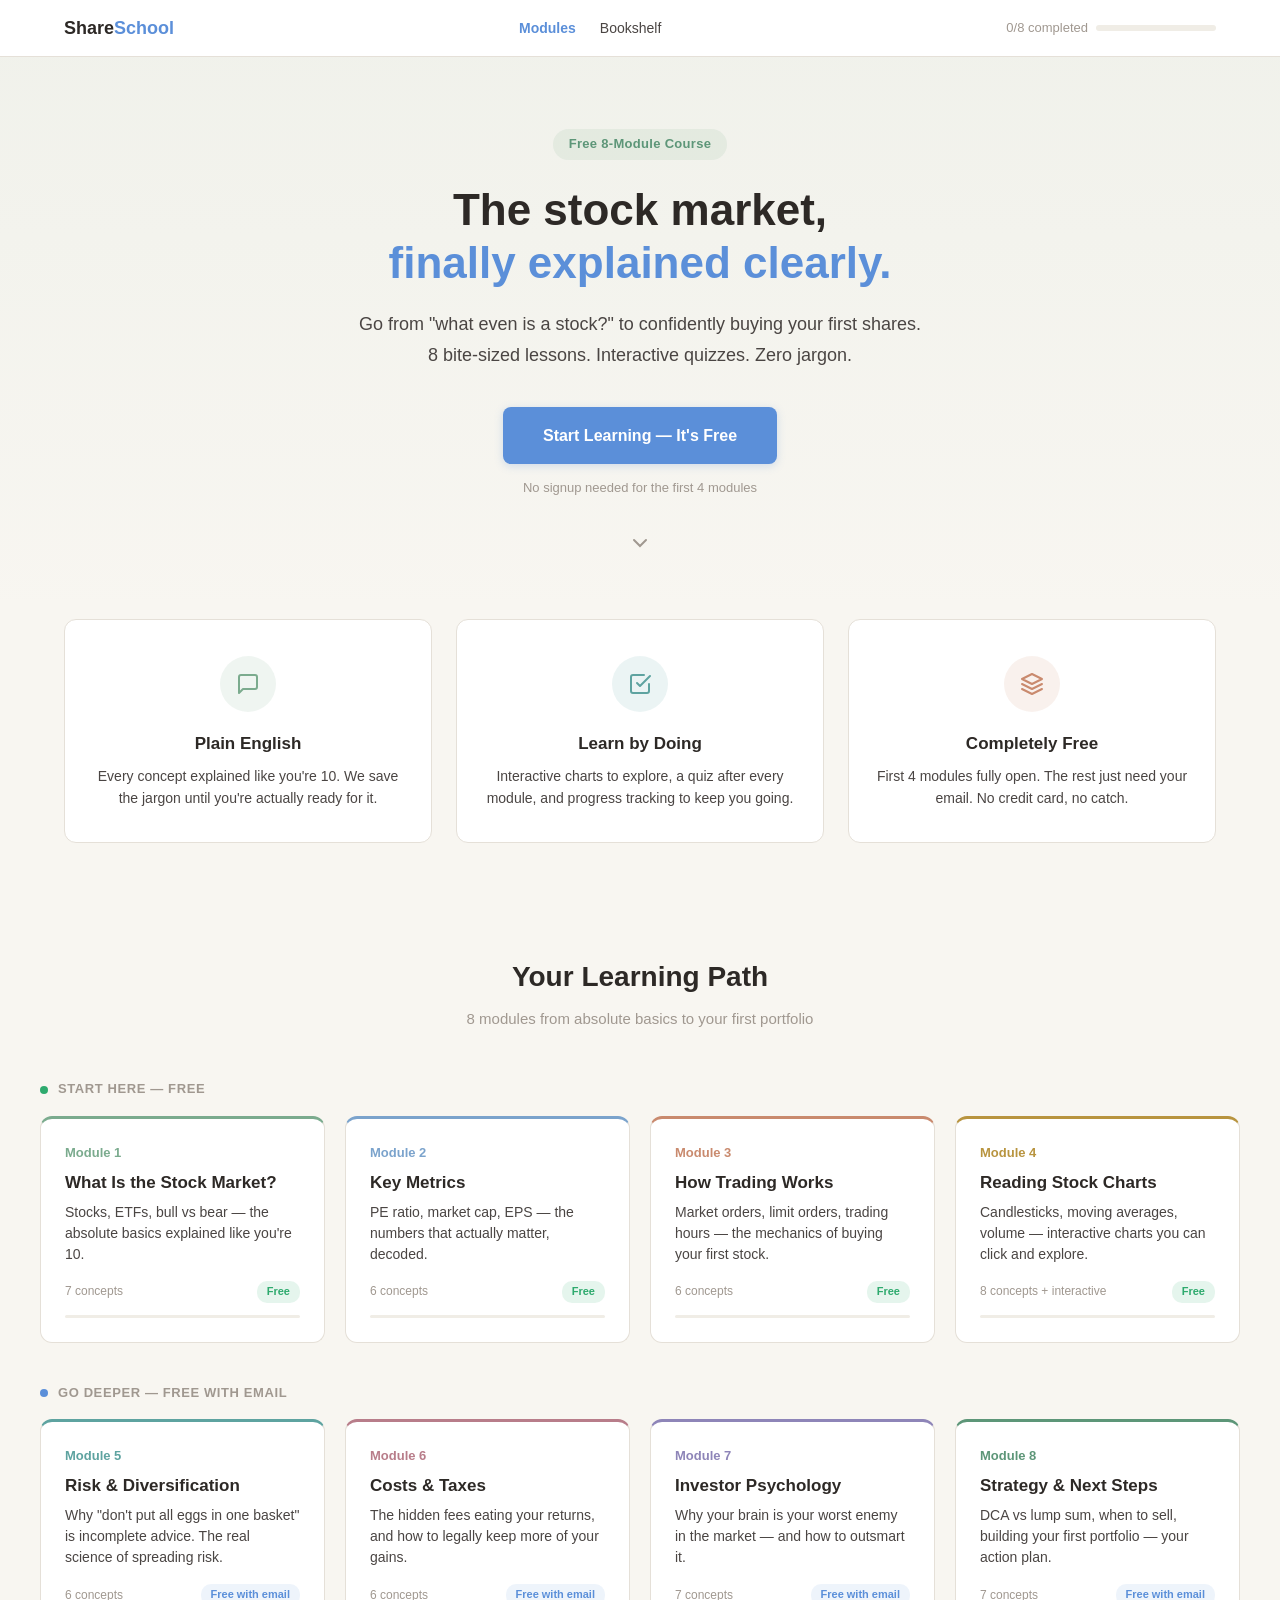
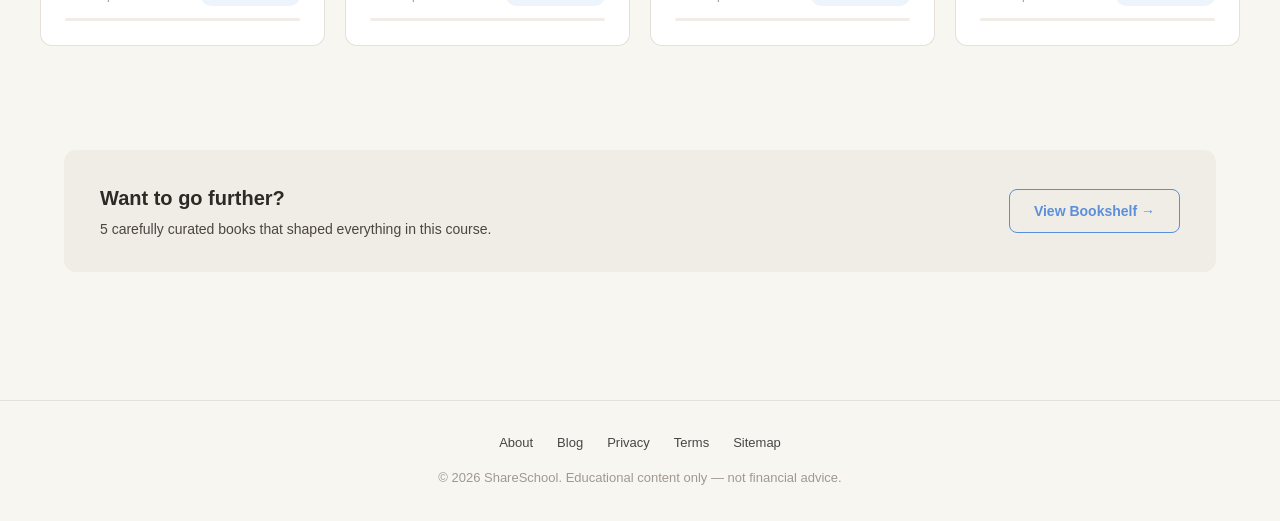
<file: index.html>
<!DOCTYPE html>
<html lang="en">
<head>
  <meta charset="UTF-8">
  <meta name="viewport" content="width=device-width, initial-scale=1.0">
  <title>ShareSchool — Learn the Stock Market from Zero</title>
  <meta name="description" content="Free interactive lessons for complete beginners. Understand stocks, ETFs, charts, and build your first portfolio — no jargon, just clarity.">
  <link rel="canonical" href="https://shareschool.site/">
  <meta property="og:title" content="ShareSchool — Learn the Stock Market from Zero">
  <meta property="og:description" content="Free interactive lessons for complete beginners. Understand stocks, ETFs, charts, and build your first portfolio.">
  <meta property="og:type" content="website">
  <meta property="og:url" content="https://shareschool.site/">
  <meta property="og:image" content="https://shareschool.site/assets/og-image.png">
  <link rel="alternate" hreflang="en" href="https://shareschool.site/">
  <link rel="stylesheet" href="css/style.css">
</head>
<body>

<!-- Navigation -->
<nav class="site-nav">
  <div class="nav-inner">
    <a href="/" class="nav-logo">Share<span>School</span></a>
    <ul class="nav-links">
      <li><a href="/" class="active">Modules</a></li>
      <li><a href="/bookshelf.html">Bookshelf</a></li>
    </ul>
    <div class="nav-progress">
      <span class="nav-progress-text">0/8 completed</span>
      <div class="nav-progress-track">
        <div class="nav-progress-fill"></div>
      </div>
    </div>
    <button class="nav-hamburger" aria-label="Menu">
      <svg viewBox="0 0 24 24" fill="none" stroke="currentColor" stroke-width="2">
        <path d="M3 12h18M3 6h18M3 18h18"/>
      </svg>
    </button>
  </div>
</nav>

<!-- Hero -->
<section class="hero">
  <span class="hero-label">Free 8-Module Course</span>
  <h1>The stock market,<br><span>finally explained clearly.</span></h1>
  <p class="subtitle">
    Go from "what even is a stock?" to confidently buying your first shares.<br>
    8 bite-sized lessons. Interactive quizzes. Zero jargon.
  </p>
  <a href="modules/what-is-the-stock-market.html" class="cta-btn">Start Learning — It's Free</a>
  <p class="hero-note">No signup needed for the first 4 modules</p>
  <div class="hero-scroll-hint" aria-hidden="true">
    <svg width="24" height="24" viewBox="0 0 24 24" fill="none" stroke="currentColor" stroke-width="2" stroke-linecap="round"><path d="M6 9l6 6 6-6"/></svg>
  </div>
</section>

<!-- Why ShareSchool -->
<section class="benefits-section page-container">
  <div class="benefits-grid">
    <div class="benefit-card">
      <div class="benefit-icon benefit-icon-blue">
        <svg width="24" height="24" viewBox="0 0 24 24" fill="none" stroke="currentColor" stroke-width="2" stroke-linecap="round" stroke-linejoin="round"><path d="M21 15a2 2 0 0 1-2 2H7l-4 4V5a2 2 0 0 1 2-2h14a2 2 0 0 1 2 2z"/></svg>
      </div>
      <h3>Plain English</h3>
      <p>Every concept explained like you're 10. We save the jargon until you're actually ready for it.</p>
    </div>
    <div class="benefit-card">
      <div class="benefit-icon benefit-icon-green">
        <svg width="24" height="24" viewBox="0 0 24 24" fill="none" stroke="currentColor" stroke-width="2" stroke-linecap="round" stroke-linejoin="round"><polyline points="9 11 12 14 22 4"/><path d="M21 12v7a2 2 0 0 1-2 2H5a2 2 0 0 1-2-2V5a2 2 0 0 1 2-2h11"/></svg>
      </div>
      <h3>Learn by Doing</h3>
      <p>Interactive charts to explore, a quiz after every module, and progress tracking to keep you going.</p>
    </div>
    <div class="benefit-card">
      <div class="benefit-icon benefit-icon-gold">
        <svg width="24" height="24" viewBox="0 0 24 24" fill="none" stroke="currentColor" stroke-width="2" stroke-linecap="round" stroke-linejoin="round"><path d="M12 2L2 7l10 5 10-5-10-5z"/><path d="M2 17l10 5 10-5"/><path d="M2 12l10 5 10-5"/></svg>
      </div>
      <h3>Completely Free</h3>
      <p>First 4 modules fully open. The rest just need your email. No credit card, no catch.</p>
    </div>
  </div>
</section>

<!-- Module Grid -->
<section class="modules-section page-container">
  <h2>Your Learning Path</h2>
  <p class="section-sub">8 modules from absolute basics to your first portfolio</p>

  <div class="module-group">
    <h3 class="group-label"><span class="group-dot group-dot-free"></span> Start Here — Free</h3>
    <div class="module-grid">
      <!-- Module 1 -->
      <a href="modules/what-is-the-stock-market.html" class="module-card" data-module="m1" data-total-kps="7">
        <span class="card-num">Module 1</span>
        <h3>What Is the Stock Market?</h3>
        <p>Stocks, ETFs, bull vs bear — the absolute basics explained like you're 10.</p>
        <div class="card-meta">
          <span>7 concepts</span>
          <span class="card-badge badge-free">Free</span>
        </div>
        <div class="card-progress"><div class="card-progress-fill" style="width:0%"></div></div>
      </a>

      <!-- Module 2 -->
      <a href="modules/key-metrics.html" class="module-card" data-module="m2" data-total-kps="6">
        <span class="card-num">Module 2</span>
        <h3>Key Metrics</h3>
        <p>PE ratio, market cap, EPS — the numbers that actually matter, decoded.</p>
        <div class="card-meta">
          <span>6 concepts</span>
          <span class="card-badge badge-free">Free</span>
        </div>
        <div class="card-progress"><div class="card-progress-fill" style="width:0%"></div></div>
      </a>

      <!-- Module 3 -->
      <a href="modules/how-trading-works.html" class="module-card" data-module="m3" data-total-kps="6">
        <span class="card-num">Module 3</span>
        <h3>How Trading Works</h3>
        <p>Market orders, limit orders, trading hours — the mechanics of buying your first stock.</p>
        <div class="card-meta">
          <span>6 concepts</span>
          <span class="card-badge badge-free">Free</span>
        </div>
        <div class="card-progress"><div class="card-progress-fill" style="width:0%"></div></div>
      </a>

      <!-- Module 4 -->
      <a href="modules/reading-charts.html" class="module-card" data-module="m4" data-total-kps="8">
        <span class="card-num">Module 4</span>
        <h3>Reading Stock Charts</h3>
        <p>Candlesticks, moving averages, volume — interactive charts you can click and explore.</p>
        <div class="card-meta">
          <span>8 concepts + interactive</span>
          <span class="card-badge badge-free">Free</span>
        </div>
        <div class="card-progress"><div class="card-progress-fill" style="width:0%"></div></div>
      </a>
    </div>
  </div>

  <div class="module-group">
    <h3 class="group-label"><span class="group-dot group-dot-email"></span> Go Deeper — Free with Email</h3>
    <div class="module-grid">
      <!-- Module 5 -->
      <a href="modules/risk-and-diversification.html" class="module-card" data-module="m5" data-total-kps="6">
        <span class="card-num">Module 5</span>
        <h3>Risk & Diversification</h3>
        <p>Why "don't put all eggs in one basket" is incomplete advice. The real science of spreading risk.</p>
        <div class="card-meta">
          <span>6 concepts</span>
          <span class="card-badge badge-locked">Free with email</span>
        </div>
        <div class="card-progress"><div class="card-progress-fill" style="width:0%"></div></div>
      </a>

      <!-- Module 6 -->
      <a href="modules/costs-and-taxes.html" class="module-card" data-module="m6" data-total-kps="6">
        <span class="card-num">Module 6</span>
        <h3>Costs & Taxes</h3>
        <p>The hidden fees eating your returns, and how to legally keep more of your gains.</p>
        <div class="card-meta">
          <span>6 concepts</span>
          <span class="card-badge badge-locked">Free with email</span>
        </div>
        <div class="card-progress"><div class="card-progress-fill" style="width:0%"></div></div>
      </a>

      <!-- Module 7 -->
      <a href="modules/investor-psychology.html" class="module-card" data-module="m7" data-total-kps="7">
        <span class="card-num">Module 7</span>
        <h3>Investor Psychology</h3>
        <p>Why your brain is your worst enemy in the market — and how to outsmart it.</p>
        <div class="card-meta">
          <span>7 concepts</span>
          <span class="card-badge badge-locked">Free with email</span>
        </div>
        <div class="card-progress"><div class="card-progress-fill" style="width:0%"></div></div>
      </a>

      <!-- Module 8 -->
      <a href="modules/strategy-and-next-steps.html" class="module-card" data-module="m8" data-total-kps="7">
        <span class="card-num">Module 8</span>
        <h3>Strategy & Next Steps</h3>
        <p>DCA vs lump sum, when to sell, building your first portfolio — your action plan.</p>
        <div class="card-meta">
          <span>7 concepts</span>
          <span class="card-badge badge-locked">Free with email</span>
        </div>
        <div class="card-progress"><div class="card-progress-fill" style="width:0%"></div></div>
      </a>
    </div>
  </div>
</section>

<!-- Bookshelf Teaser -->
<section class="bookshelf-teaser page-container">
  <div class="bookshelf-teaser-inner">
    <div>
      <h3>Want to go further?</h3>
      <p>5 carefully curated books that shaped everything in this course.</p>
    </div>
    <a href="bookshelf.html" class="cta-btn-outline">View Bookshelf &rarr;</a>
  </div>
</section>

<!-- Footer -->
<footer class="site-footer">
  <div class="footer-links">
    <a href="/about.html">About</a>
    <a href="/blog/">Blog</a>
    <a href="/privacy.html">Privacy</a>
    <a href="/terms.html">Terms</a>
    <a href="/sitemap.xml">Sitemap</a>
  </div>
  <p>&copy; 2026 ShareSchool. Educational content only — not financial advice.</p>
</footer>

<script src="js/shared.js"></script>
</body>
</html>
</file>
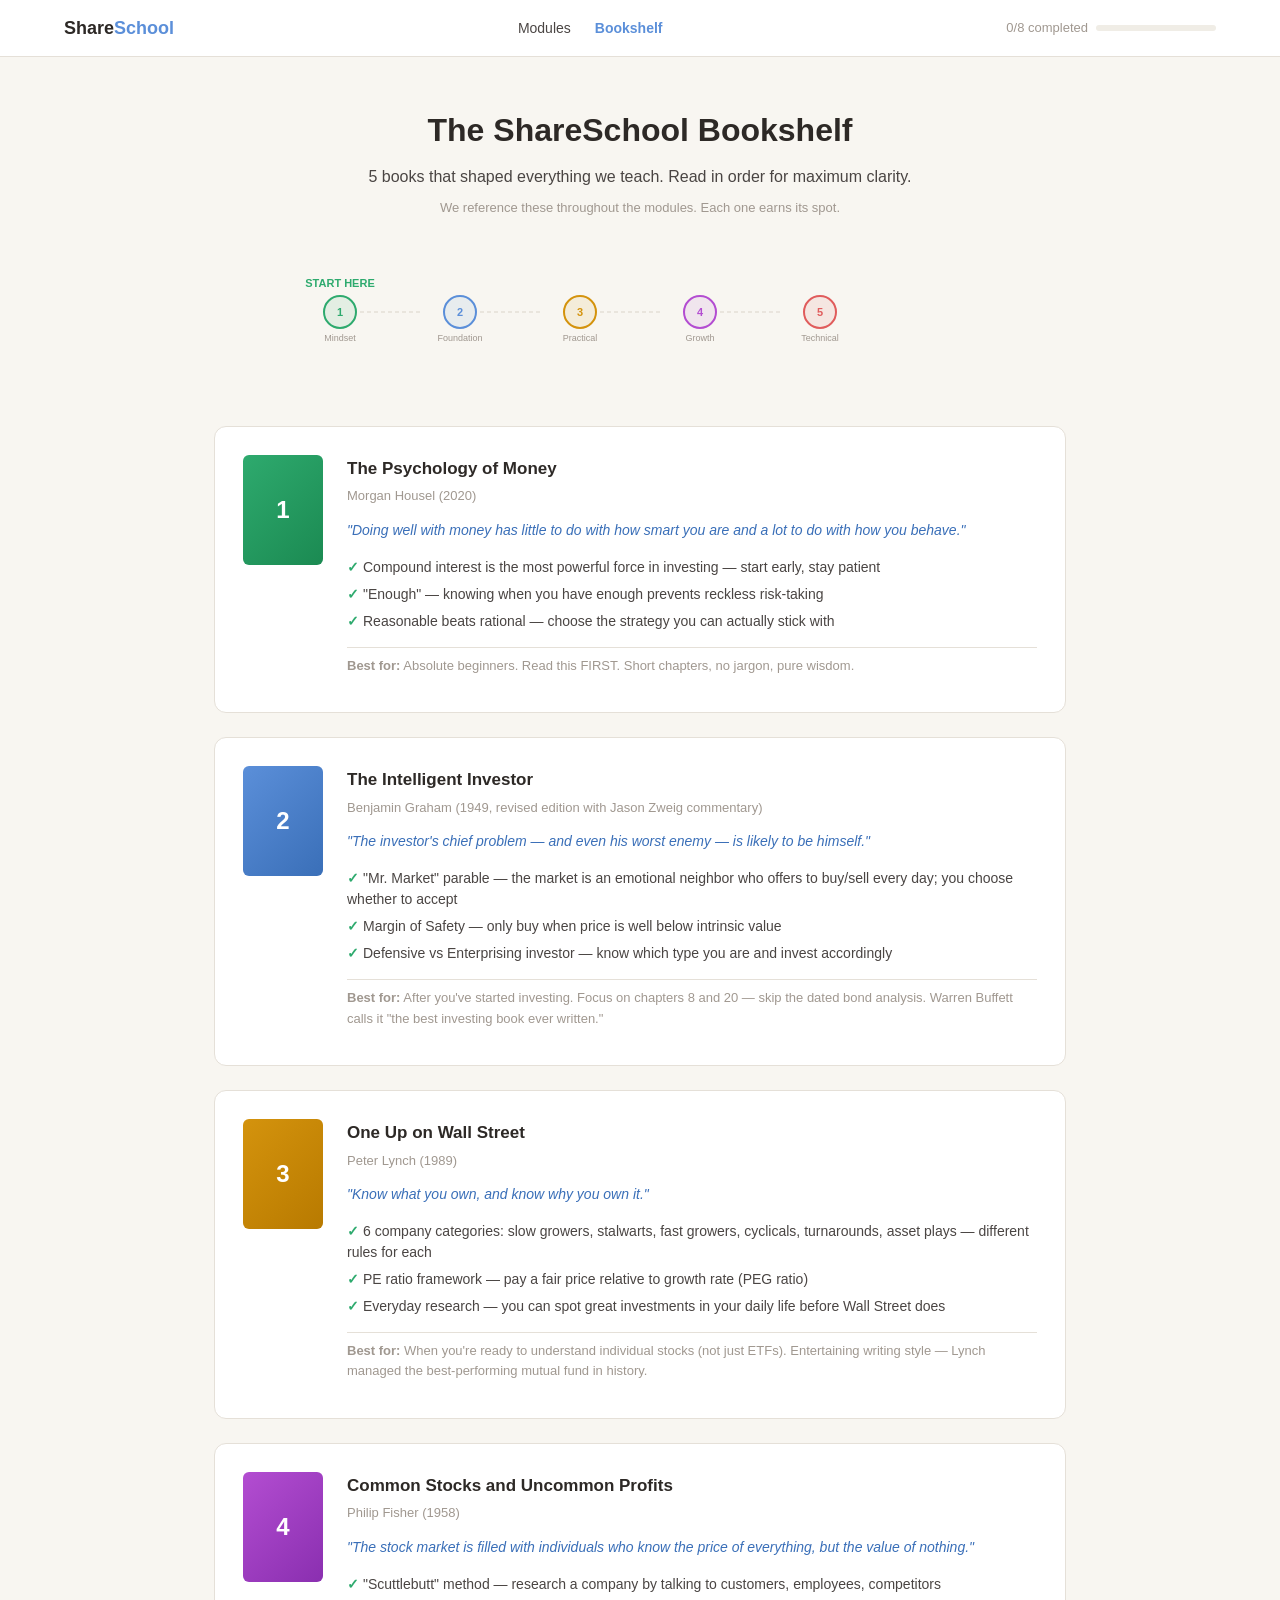
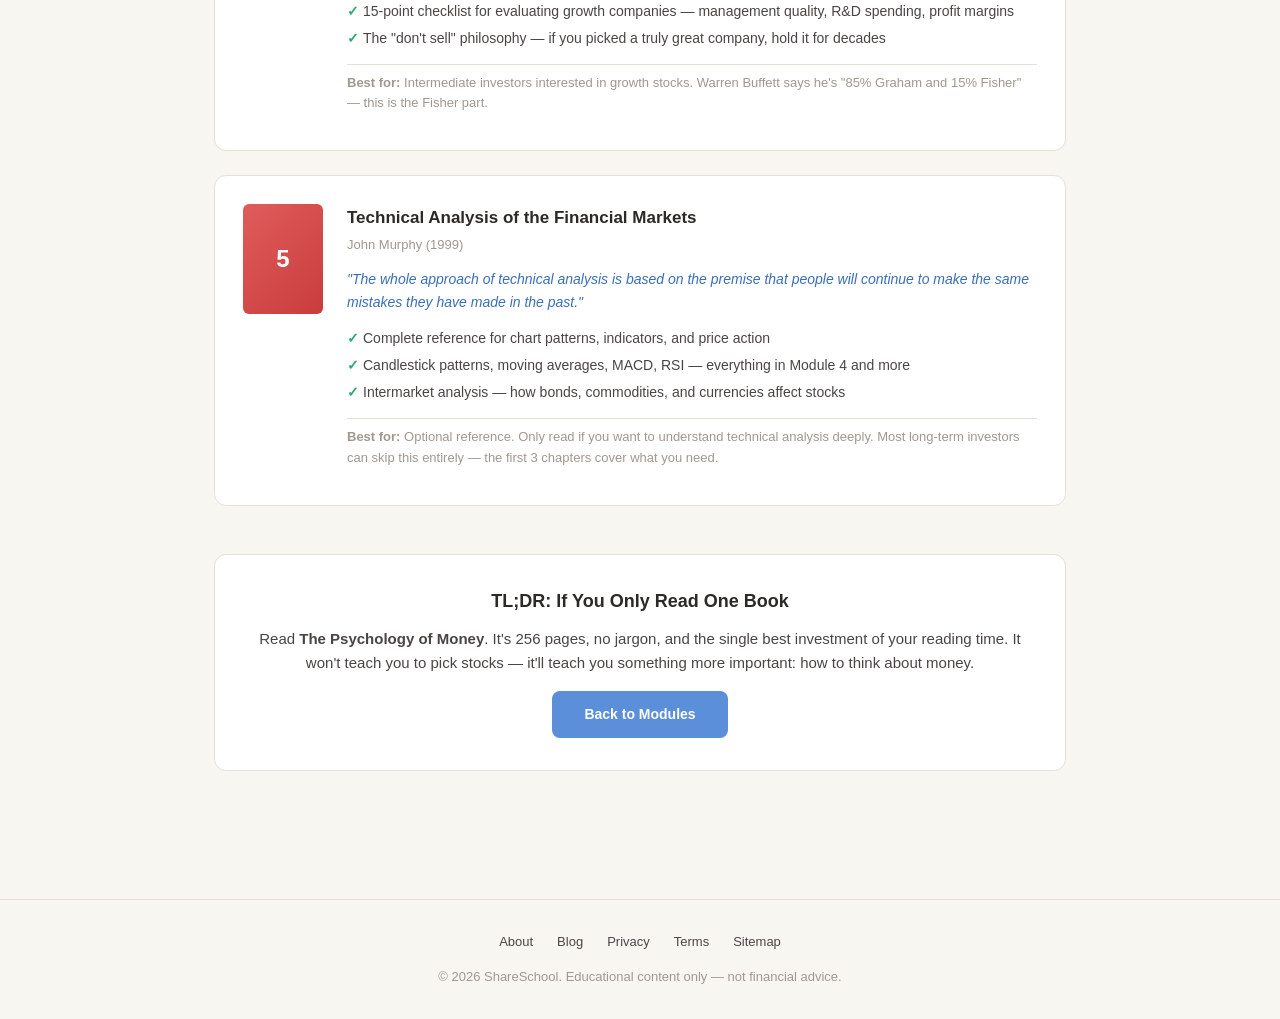
<file: bookshelf.html>
<!DOCTYPE html>
<html lang="en">
<head>
  <meta charset="UTF-8">
  <meta name="viewport" content="width=device-width, initial-scale=1.0">
  <title>5 Best Books for Stock Market Beginners — ShareSchool Bookshelf</title>
  <meta name="description" content="Curated reading list for stock market beginners. The Intelligent Investor, Psychology of Money, One Up on Wall Street and more — with key takeaways and reading order.">
  <link rel="canonical" href="https://shareschool.site/bookshelf.html">
  <meta property="og:title" content="5 Best Books for Stock Market Beginners — ShareSchool">
  <meta property="og:description" content="The 5 books that shaped everything we teach. Key takeaways and reading order for each stage of your investing journey.">
  <meta property="og:type" content="website">
  <meta property="og:url" content="https://shareschool.site/bookshelf.html">
  <meta property="og:image" content="https://shareschool.site/assets/og-image.png">
  <link rel="alternate" hreflang="en" href="https://shareschool.site/bookshelf.html">
  <link rel="stylesheet" href="css/style.css">
  <script type="application/ld+json">
  {
    "@context": "https://schema.org",
    "@type": "FAQPage",
    "mainEntity": [
      {
        "@type": "Question",
        "name": "What is the best book for stock market beginners?",
        "acceptedAnswer": {
          "@type": "Answer",
          "text": "The Psychology of Money by Morgan Housel is the best starting point. It focuses on behavior and mindset rather than complex financial formulas, using short engaging stories to explain why good behavior matters more than intelligence in investing."
        }
      },
      {
        "@type": "Question",
        "name": "Should I read The Intelligent Investor as a beginner?",
        "acceptedAnswer": {
          "@type": "Answer",
          "text": "Yes, but after reading something lighter first like The Psychology of Money. The Intelligent Investor by Benjamin Graham is the bible of value investing and Warren Buffett calls it 'the best investing book ever written.' Focus on chapters 8 (Mr. Market) and 20 (Margin of Safety) — you can skim the rest."
        }
      }
    ]
  }
  </script>
</head>
<body>

<!-- Navigation -->
<nav class="site-nav">
  <div class="nav-inner">
    <a href="index.html" class="nav-logo">Share<span>School</span></a>
    <ul class="nav-links">
      <li><a href="index.html">Modules</a></li>
      <li><a href="bookshelf.html" class="active">Bookshelf</a></li>
    </ul>
    <div class="nav-progress">
      <span class="nav-progress-text">0/8 completed</span>
      <div class="nav-progress-track">
        <div class="nav-progress-fill"></div>
      </div>
    </div>
    <button class="nav-hamburger" aria-label="Menu">
      <svg viewBox="0 0 24 24" fill="none" stroke="currentColor" stroke-width="2"><path d="M3 12h18M3 6h18M3 18h18"/></svg>
    </button>
  </div>
</nav>

<div class="page-container" style="max-width:900px; padding-top:48px; padding-bottom:64px;">
  <h1 style="font-size:32px; font-weight:800; color:var(--text-bright); text-align:center; margin-bottom:8px;">The ShareSchool Bookshelf</h1>
  <p style="text-align:center; color:var(--text); font-size:16px; margin-bottom:8px;">5 books that shaped everything we teach. Read in order for maximum clarity.</p>
  <p style="text-align:center; color:var(--text-dim); font-size:13px; margin-bottom:48px;">We reference these throughout the modules. Each one earns its spot.</p>

  <!-- Reading Order Visual -->
  <svg width="100%" height="80" viewBox="0 0 700 80" fill="none" xmlns="http://www.w3.org/2000/svg" style="max-width:100%; margin-bottom:40px;" role="img" aria-label="Recommended reading order from beginner to advanced">
    <text x="50" y="20" text-anchor="middle" font-size="11" fill="#2eaa6e" font-weight="600">START HERE</text>
    <circle cx="50" cy="45" r="16" fill="rgba(46,170,110,0.1)" stroke="#2eaa6e" stroke-width="2"/>
    <text x="50" y="49" text-anchor="middle" font-size="11" fill="#2eaa6e" font-weight="700">1</text>
    <path d="M70 45 L130 45" stroke="#e5e0d8" stroke-width="1.5" stroke-dasharray="4 3"/>
    <circle cx="170" cy="45" r="16" fill="rgba(91,143,217,0.1)" stroke="#5b8fd9" stroke-width="2"/>
    <text x="170" y="49" text-anchor="middle" font-size="11" fill="#5b8fd9" font-weight="700">2</text>
    <path d="M190 45 L250 45" stroke="#e5e0d8" stroke-width="1.5" stroke-dasharray="4 3"/>
    <circle cx="290" cy="45" r="16" fill="rgba(212,147,13,0.1)" stroke="#d4930d" stroke-width="2"/>
    <text x="290" y="49" text-anchor="middle" font-size="11" fill="#d4930d" font-weight="700">3</text>
    <path d="M310 45 L370 45" stroke="#e5e0d8" stroke-width="1.5" stroke-dasharray="4 3"/>
    <circle cx="410" cy="45" r="16" fill="rgba(179,77,209,0.1)" stroke="#b34dd1" stroke-width="2"/>
    <text x="410" y="49" text-anchor="middle" font-size="11" fill="#b34dd1" font-weight="700">4</text>
    <path d="M430 45 L490 45" stroke="#e5e0d8" stroke-width="1.5" stroke-dasharray="4 3"/>
    <circle cx="530" cy="45" r="16" fill="rgba(224,92,92,0.1)" stroke="#e05c5c" stroke-width="2"/>
    <text x="530" y="49" text-anchor="middle" font-size="11" fill="#e05c5c" font-weight="700">5</text>
    <text x="50" y="74" text-anchor="middle" font-size="9" fill="#a09890">Mindset</text>
    <text x="170" y="74" text-anchor="middle" font-size="9" fill="#a09890">Foundation</text>
    <text x="290" y="74" text-anchor="middle" font-size="9" fill="#a09890">Practical</text>
    <text x="410" y="74" text-anchor="middle" font-size="9" fill="#a09890">Growth</text>
    <text x="530" y="74" text-anchor="middle" font-size="9" fill="#a09890">Technical</text>
  </svg>

  <div class="bookshelf-grid" style="grid-template-columns: 1fr;">

    <!-- Book 1 -->
    <div class="book-card">
      <div style="display:flex; gap:24px; align-items:flex-start;">
        <div style="flex-shrink:0; width:80px; height:110px; background: linear-gradient(135deg, #2eaa6e 0%, #1b8a52 100%); border-radius:6px; display:flex; align-items:center; justify-content:center; color:#fff; font-weight:700; font-size:24px;">1</div>
        <div style="flex:1;">
          <h3>The Psychology of Money</h3>
          <p class="book-author">Morgan Housel (2020)</p>
          <p class="book-oneliner">"Doing well with money has little to do with how smart you are and a lot to do with how you behave."</p>
          <ul>
            <li>Compound interest is the most powerful force in investing — start early, stay patient</li>
            <li>"Enough" — knowing when you have enough prevents reckless risk-taking</li>
            <li>Reasonable beats rational — choose the strategy you can actually stick with</li>
          </ul>
          <p class="book-stage"><strong>Best for:</strong> Absolute beginners. Read this FIRST. Short chapters, no jargon, pure wisdom.</p>
        </div>
      </div>
    </div>

    <!-- Book 2 -->
    <div class="book-card">
      <div style="display:flex; gap:24px; align-items:flex-start;">
        <div style="flex-shrink:0; width:80px; height:110px; background: linear-gradient(135deg, #5b8fd9 0%, #3a6fb8 100%); border-radius:6px; display:flex; align-items:center; justify-content:center; color:#fff; font-weight:700; font-size:24px;">2</div>
        <div style="flex:1;">
          <h3>The Intelligent Investor</h3>
          <p class="book-author">Benjamin Graham (1949, revised edition with Jason Zweig commentary)</p>
          <p class="book-oneliner">"The investor's chief problem — and even his worst enemy — is likely to be himself."</p>
          <ul>
            <li>"Mr. Market" parable — the market is an emotional neighbor who offers to buy/sell every day; you choose whether to accept</li>
            <li>Margin of Safety — only buy when price is well below intrinsic value</li>
            <li>Defensive vs Enterprising investor — know which type you are and invest accordingly</li>
          </ul>
          <p class="book-stage"><strong>Best for:</strong> After you've started investing. Focus on chapters 8 and 20 — skip the dated bond analysis. Warren Buffett calls it "the best investing book ever written."</p>
        </div>
      </div>
    </div>

    <!-- Book 3 -->
    <div class="book-card">
      <div style="display:flex; gap:24px; align-items:flex-start;">
        <div style="flex-shrink:0; width:80px; height:110px; background: linear-gradient(135deg, #d4930d 0%, #b87a00 100%); border-radius:6px; display:flex; align-items:center; justify-content:center; color:#fff; font-weight:700; font-size:24px;">3</div>
        <div style="flex:1;">
          <h3>One Up on Wall Street</h3>
          <p class="book-author">Peter Lynch (1989)</p>
          <p class="book-oneliner">"Know what you own, and know why you own it."</p>
          <ul>
            <li>6 company categories: slow growers, stalwarts, fast growers, cyclicals, turnarounds, asset plays — different rules for each</li>
            <li>PE ratio framework — pay a fair price relative to growth rate (PEG ratio)</li>
            <li>Everyday research — you can spot great investments in your daily life before Wall Street does</li>
          </ul>
          <p class="book-stage"><strong>Best for:</strong> When you're ready to understand individual stocks (not just ETFs). Entertaining writing style — Lynch managed the best-performing mutual fund in history.</p>
        </div>
      </div>
    </div>

    <!-- Book 4 -->
    <div class="book-card">
      <div style="display:flex; gap:24px; align-items:flex-start;">
        <div style="flex-shrink:0; width:80px; height:110px; background: linear-gradient(135deg, #b34dd1 0%, #8a2fb0 100%); border-radius:6px; display:flex; align-items:center; justify-content:center; color:#fff; font-weight:700; font-size:24px;">4</div>
        <div style="flex:1;">
          <h3>Common Stocks and Uncommon Profits</h3>
          <p class="book-author">Philip Fisher (1958)</p>
          <p class="book-oneliner">"The stock market is filled with individuals who know the price of everything, but the value of nothing."</p>
          <ul>
            <li>"Scuttlebutt" method — research a company by talking to customers, employees, competitors</li>
            <li>15-point checklist for evaluating growth companies — management quality, R&D spending, profit margins</li>
            <li>The "don't sell" philosophy — if you picked a truly great company, hold it for decades</li>
          </ul>
          <p class="book-stage"><strong>Best for:</strong> Intermediate investors interested in growth stocks. Warren Buffett says he's "85% Graham and 15% Fisher" — this is the Fisher part.</p>
        </div>
      </div>
    </div>

    <!-- Book 5 -->
    <div class="book-card">
      <div style="display:flex; gap:24px; align-items:flex-start;">
        <div style="flex-shrink:0; width:80px; height:110px; background: linear-gradient(135deg, #e05c5c 0%, #c93c3c 100%); border-radius:6px; display:flex; align-items:center; justify-content:center; color:#fff; font-weight:700; font-size:24px;">5</div>
        <div style="flex:1;">
          <h3>Technical Analysis of the Financial Markets</h3>
          <p class="book-author">John Murphy (1999)</p>
          <p class="book-oneliner">"The whole approach of technical analysis is based on the premise that people will continue to make the same mistakes they have made in the past."</p>
          <ul>
            <li>Complete reference for chart patterns, indicators, and price action</li>
            <li>Candlestick patterns, moving averages, MACD, RSI — everything in Module 4 and more</li>
            <li>Intermarket analysis — how bonds, commodities, and currencies affect stocks</li>
          </ul>
          <p class="book-stage"><strong>Best for:</strong> Optional reference. Only read if you want to understand technical analysis deeply. Most long-term investors can skip this entirely — the first 3 chapters cover what you need.</p>
        </div>
      </div>
    </div>

  </div>

  <!-- Bottom recommendation -->
  <div style="text-align:center; margin-top:48px; padding:32px; background:var(--bg2); border:1px solid var(--border); border-radius:12px;">
    <h3 style="font-size:18px; color:var(--text-bright); margin-bottom:12px;">TL;DR: If You Only Read One Book</h3>
    <p style="font-size:15px; color:var(--text); margin-bottom:16px;">
      Read <strong>The Psychology of Money</strong>. It's 256 pages, no jargon, and the single best investment of your reading time. It won't teach you to pick stocks — it'll teach you something more important: how to think about money.
    </p>
    <a href="index.html" style="display:inline-block; padding:12px 32px; background:var(--accent); color:#fff; border-radius:8px; font-size:14px; font-weight:600; text-decoration:none;">Back to Modules</a>
  </div>
</div>

<footer class="site-footer">
  <div class="footer-links">
    <a href="/about.html">About</a>
    <a href="/blog/">Blog</a>
    <a href="/privacy.html">Privacy</a>
    <a href="/terms.html">Terms</a>
    <a href="/sitemap.xml">Sitemap</a>
  </div>
  <p>&copy; 2026 ShareSchool. Educational content only — not financial advice.</p>
</footer>

<script src="js/shared.js"></script>
</body>
</html>
</file>
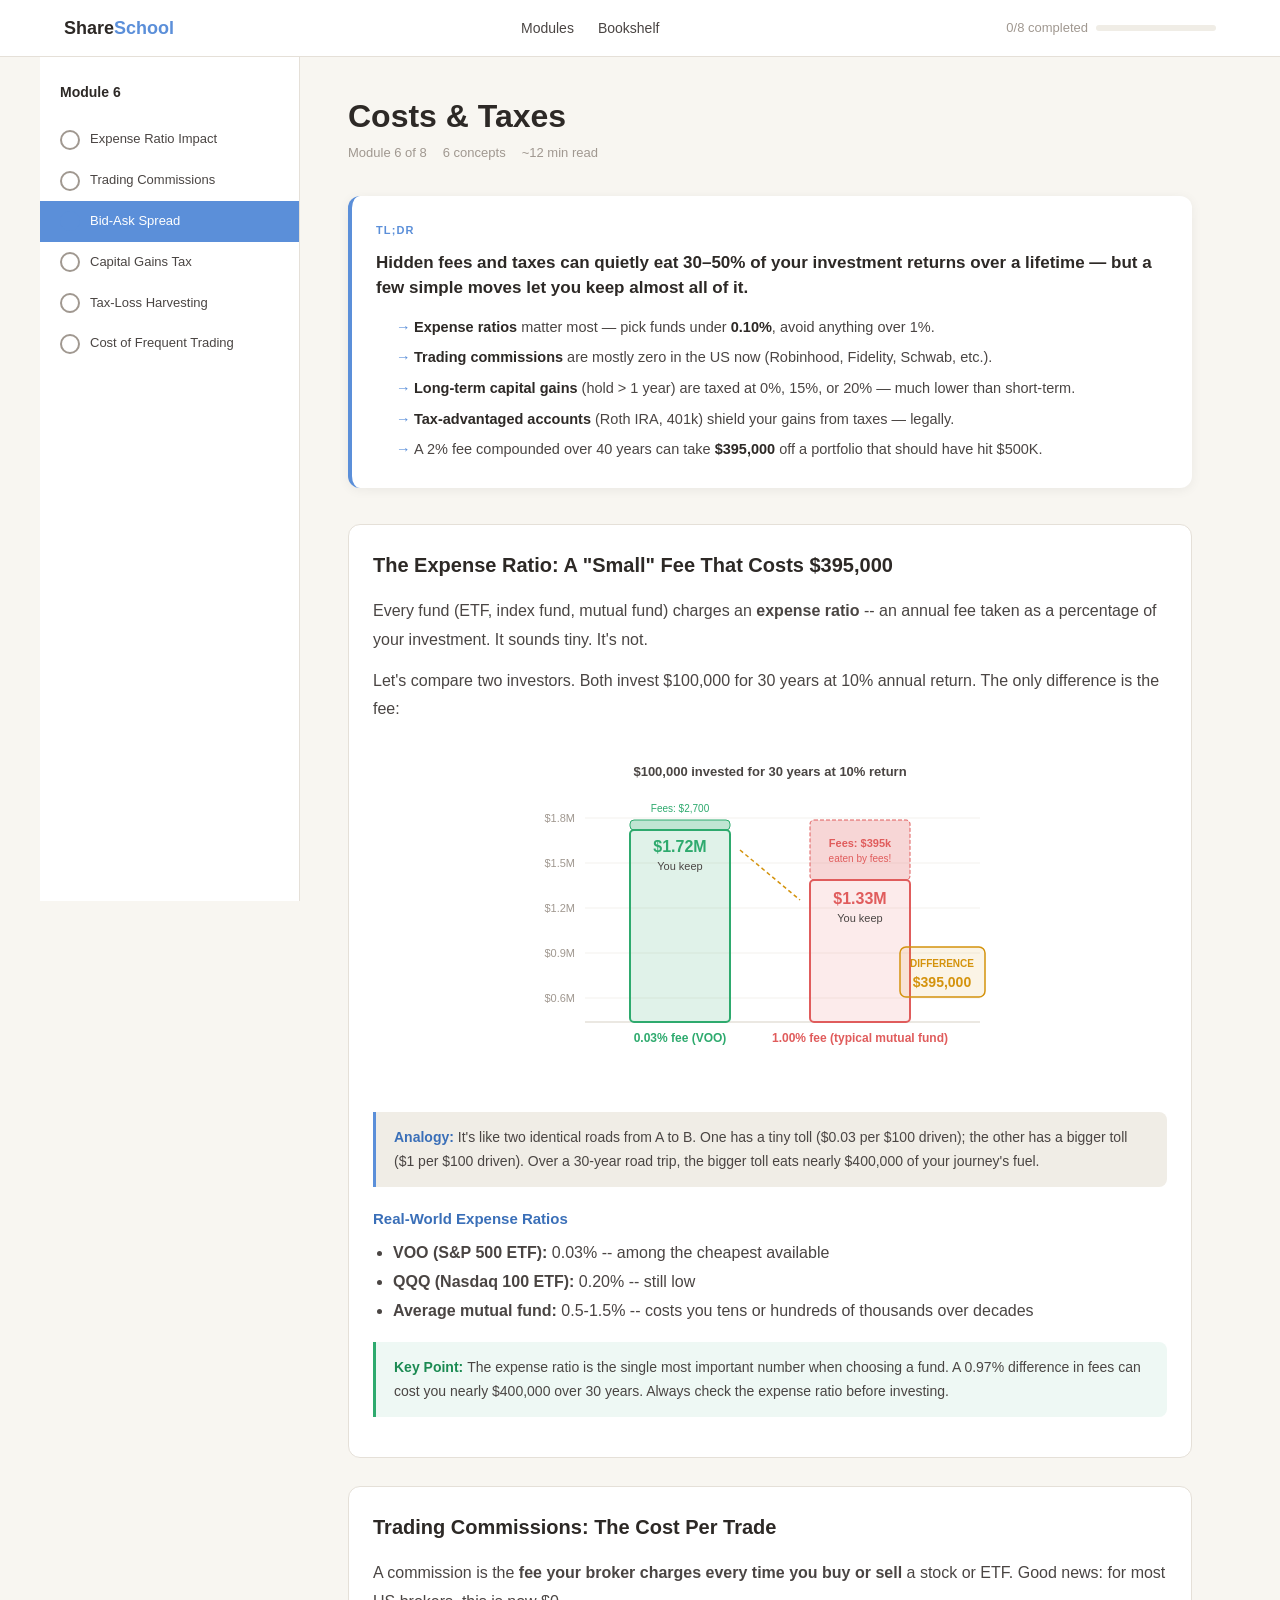
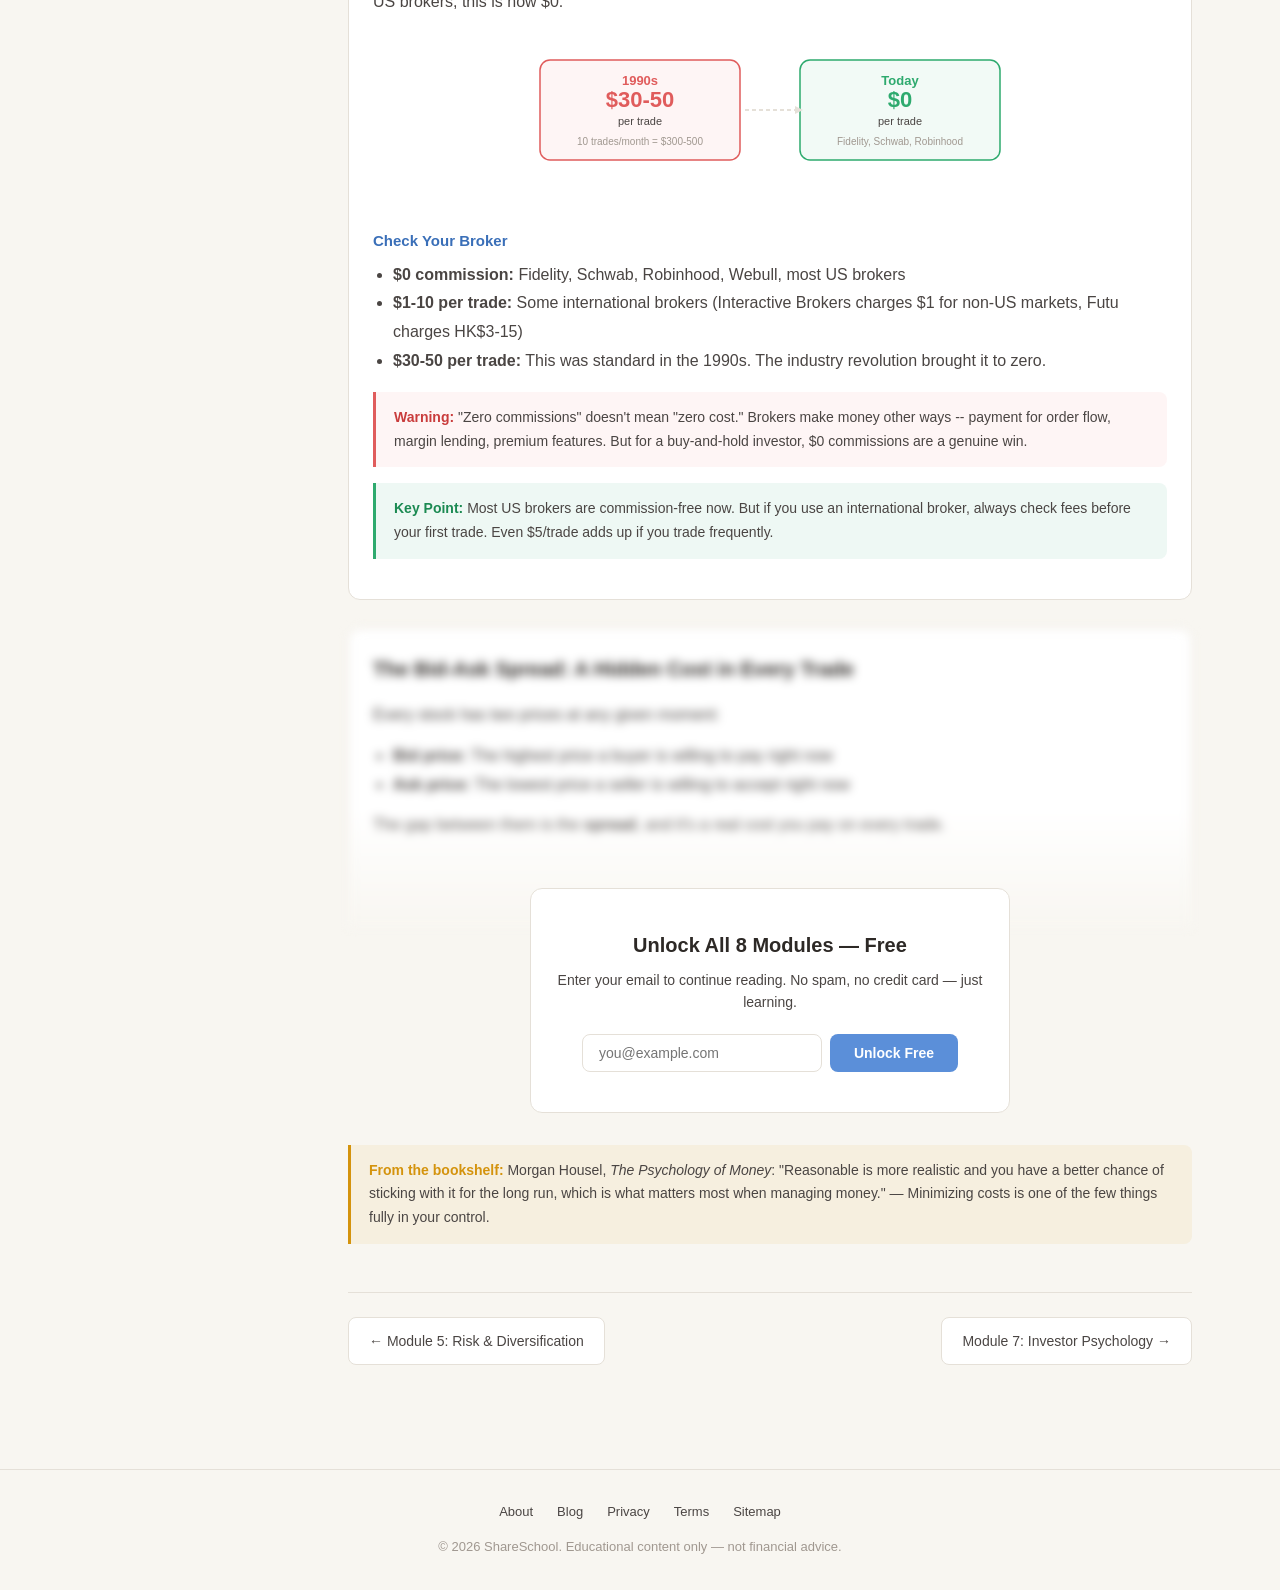
<file: modules/costs-and-taxes.html>
<!DOCTYPE html>
<html lang="en">
<head>
  <meta charset="UTF-8">
  <meta name="viewport" content="width=device-width, initial-scale=1.0">
  <title>Stock Market Fees & Taxes Explained: Expense Ratio, Capital Gains — ShareSchool</title>
  <meta name="description" content="Learn about expense ratios, trading commissions, capital gains taxes, and hidden costs that eat your returns. Simple tax guide for stock market beginners.">
  <link rel="canonical" href="https://shareschool.site/modules/costs-and-taxes.html">
  <meta property="og:title" content="Stock Market Fees & Taxes Explained: Expense Ratio, Capital Gains — ShareSchool">
  <meta property="og:description" content="Expense ratios, commissions, capital gains taxes, and hidden costs — explained simply for stock market beginners.">
  <meta property="og:type" content="article">
  <meta property="og:url" content="https://shareschool.site/modules/costs-and-taxes.html">
  <meta property="og:image" content="https://shareschool.site/assets/og-image.png">
  <link rel="alternate" hreflang="en" href="https://shareschool.site/modules/costs-and-taxes.html">
  <link rel="stylesheet" href="../css/style.css">
  <!-- FAQ Schema -->
  <script type="application/ld+json">
  {
    "@context": "https://schema.org",
    "@type": "FAQPage",
    "mainEntity": [
      {
        "@type": "Question",
        "name": "What is an expense ratio and why does it matter?",
        "acceptedAnswer": {
          "@type": "Answer",
          "text": "An expense ratio is the annual fee a fund charges, expressed as a percentage of your investment. A seemingly small difference matters enormously over time: on $100,000 invested for 30 years at 10% return, a 0.03% fee costs about $2,700, while a 1% fee costs roughly $395,000 — a difference of nearly $393,000."
        }
      },
      {
        "@type": "Question",
        "name": "Do I have to pay commissions to buy stocks?",
        "acceptedAnswer": {
          "@type": "Answer",
          "text": "Most major US brokers (Fidelity, Schwab, Robinhood) now charge $0 per trade. This is a huge change from the 1990s when trades cost $30-50 each. Some international brokers still charge $1-10 per trade, so always check before signing up."
        }
      },
      {
        "@type": "Question",
        "name": "What is the bid-ask spread?",
        "acceptedAnswer": {
          "@type": "Answer",
          "text": "The bid-ask spread is the difference between the highest price a buyer will pay (bid) and the lowest price a seller will accept (ask). Every time you trade, you lose a small amount to this spread. It's a hidden cost that adds up, especially with frequent trading or illiquid stocks."
        }
      },
      {
        "@type": "Question",
        "name": "What is the difference between short-term and long-term capital gains tax?",
        "acceptedAnswer": {
          "@type": "Answer",
          "text": "In the US, if you sell a stock held for less than 1 year, the profit is taxed as ordinary income (up to 37%). If you hold for more than 1 year, you pay the lower long-term capital gains rate (0%, 15%, or 20% depending on income). Holding longer means paying less tax."
        }
      },
      {
        "@type": "Question",
        "name": "Does frequent trading hurt investment returns?",
        "acceptedAnswer": {
          "@type": "Answer",
          "text": "Yes. Studies consistently show that the more often people trade, the worse their returns. Every trade has costs: spreads, possible commissions, and tax events. Vanguard data famously showed their best-performing accounts belonged to people who forgot they had accounts."
        }
      }
    ]
  }
  </script>
</head>
<body>

<!-- Navigation -->
<nav class="site-nav">
  <div class="nav-inner">
    <a href="../index.html" class="nav-logo">Share<span>School</span></a>
    <ul class="nav-links">
      <li><a href="../index.html">Modules</a></li>
      <li><a href="../bookshelf.html">Bookshelf</a></li>
    </ul>
    <div class="nav-progress">
      <span class="nav-progress-text">0/8 completed</span>
      <div class="nav-progress-track">
        <div class="nav-progress-fill"></div>
      </div>
    </div>
    <button class="nav-hamburger" aria-label="Menu">
      <svg viewBox="0 0 24 24" fill="none" stroke="currentColor" stroke-width="2">
        <path d="M3 12h18M3 6h18M3 18h18"/>
      </svg>
    </button>
  </div>
</nav>

<!-- Module Layout -->
<div class="module-layout">
  <!-- Sidebar -->
  <aside class="module-sidebar">
    <div class="sidebar-title">Module 6</div>
    <a class="sidebar-item" data-kp="kp-expense-impact"><span class="sidebar-icon pending"></span>Expense Ratio Impact</a>
    <a class="sidebar-item" data-kp="kp-commissions"><span class="sidebar-icon pending"></span>Trading Commissions</a>
    <a class="sidebar-item" data-kp="kp-bidask"><span class="sidebar-icon pending"></span>Bid-Ask Spread</a>
    <a class="sidebar-item" data-kp="kp-capitalgains"><span class="sidebar-icon pending"></span>Capital Gains Tax</a>
    <a class="sidebar-item" data-kp="kp-taxloss"><span class="sidebar-icon pending"></span>Tax-Loss Harvesting</a>
    <a class="sidebar-item" data-kp="kp-frequency"><span class="sidebar-icon pending"></span>Cost of Frequent Trading</a>
  </aside>

  <!-- Main Content -->
  <main class="module-content">
    <h1>Costs & Taxes</h1>
    <div class="module-meta">
      <span>Module 6 of 8</span>
      <span>6 concepts</span>
      <span>~12 min read</span>
    </div>

    <div class="tldr-box">
      <span class="tldr-label">TL;DR</span>
      <p class="tldr-answer">Hidden fees and taxes can quietly eat 30–50% of your investment returns over a lifetime — but a few simple moves let you keep almost all of it.</p>
      <ul>
        <li><strong>Expense ratios</strong> matter most — pick funds under <strong>0.10%</strong>, avoid anything over 1%.</li>
        <li><strong>Trading commissions</strong> are mostly zero in the US now (Robinhood, Fidelity, Schwab, etc.).</li>
        <li><strong>Long-term capital gains</strong> (hold &gt; 1 year) are taxed at 0%, 15%, or 20% — much lower than short-term.</li>
        <li><strong>Tax-advantaged accounts</strong> (Roth IRA, 401k) shield your gains from taxes — legally.</li>
        <li>A 2% fee compounded over 40 years can take <strong>$395,000</strong> off a portfolio that should have hit $500K.</li>
      </ul>
    </div>

    <!-- KP 1: Expense Ratio Long-Term Impact -->
    <article class="kp-card" id="kp-expense-impact">
      <h2>The Expense Ratio: A "Small" Fee That Costs $395,000</h2>
      <p>Every fund (ETF, index fund, mutual fund) charges an <strong>expense ratio</strong> -- an annual fee taken as a percentage of your investment. It sounds tiny. It's not.</p>

      <p>Let's compare two investors. Both invest $100,000 for 30 years at 10% annual return. The only difference is the fee:</p>

      <!-- SVG Bar Chart: Expense Ratio Comparison -->
      <svg width="100%" height="320" viewBox="0 0 500 320" fill="none" xmlns="http://www.w3.org/2000/svg" style="margin:16px 0;" role="img" aria-label="Bar chart comparing 0.03% vs 1% expense ratio over 30 years on $100k">
        <!-- Title -->
        <text x="250" y="24" text-anchor="middle" font-size="13" fill="#4a4543" font-weight="600">$100,000 invested for 30 years at 10% return</text>

        <!-- Y-axis labels -->
        <text x="55" y="70" text-anchor="end" font-size="11" fill="#a09890">$1.8M</text>
        <text x="55" y="115" text-anchor="end" font-size="11" fill="#a09890">$1.5M</text>
        <text x="55" y="160" text-anchor="end" font-size="11" fill="#a09890">$1.2M</text>
        <text x="55" y="205" text-anchor="end" font-size="11" fill="#a09890">$0.9M</text>
        <text x="55" y="250" text-anchor="end" font-size="11" fill="#a09890">$0.6M</text>

        <!-- Grid lines -->
        <line x1="65" y1="66" x2="460" y2="66" stroke="#e5e0d8" stroke-width="0.5"/>
        <line x1="65" y1="111" x2="460" y2="111" stroke="#e5e0d8" stroke-width="0.5"/>
        <line x1="65" y1="156" x2="460" y2="156" stroke="#e5e0d8" stroke-width="0.5"/>
        <line x1="65" y1="201" x2="460" y2="201" stroke="#e5e0d8" stroke-width="0.5"/>
        <line x1="65" y1="246" x2="460" y2="246" stroke="#e5e0d8" stroke-width="0.5"/>

        <!-- Baseline -->
        <line x1="65" y1="270" x2="460" y2="270" stroke="#e5e0d8" stroke-width="1.5"/>

        <!-- Bar 1: 0.03% fee — ~$1,720,000 -->
        <rect x="110" y="78" width="100" height="192" rx="4" fill="rgba(46,170,110,0.15)" stroke="#2eaa6e" stroke-width="2"/>
        <text x="160" y="100" text-anchor="middle" font-size="16" fill="#2eaa6e" font-weight="700">$1.72M</text>
        <text x="160" y="118" text-anchor="middle" font-size="11" fill="#4a4543">You keep</text>
        <!-- Fee portion for 0.03% -->
        <rect x="110" y="68" width="100" height="10" rx="4" fill="rgba(46,170,110,0.3)" stroke="#2eaa6e" stroke-width="1"/>
        <text x="160" y="60" text-anchor="middle" font-size="10" fill="#2eaa6e">Fees: $2,700</text>

        <!-- Bar 2: 1% fee — ~$1,325,000 -->
        <rect x="290" y="128" width="100" height="142" rx="4" fill="rgba(224,92,92,0.12)" stroke="#e05c5c" stroke-width="2"/>
        <text x="340" y="152" text-anchor="middle" font-size="16" fill="#e05c5c" font-weight="700">$1.33M</text>
        <text x="340" y="170" text-anchor="middle" font-size="11" fill="#4a4543">You keep</text>
        <!-- Fee portion for 1% -->
        <rect x="290" y="68" width="100" height="60" rx="4" fill="rgba(224,92,92,0.25)" stroke="#e05c5c" stroke-width="1" stroke-dasharray="4 2"/>
        <text x="340" y="95" text-anchor="middle" font-size="11" fill="#e05c5c" font-weight="600">Fees: $395k</text>
        <text x="340" y="110" text-anchor="middle" font-size="10" fill="#e05c5c">eaten by fees!</text>

        <!-- Labels below bars -->
        <text x="160" y="290" text-anchor="middle" font-size="12" fill="#2eaa6e" font-weight="600">0.03% fee (VOO)</text>
        <text x="340" y="290" text-anchor="middle" font-size="12" fill="#e05c5c" font-weight="600">1.00% fee (typical mutual fund)</text>

        <!-- Difference callout -->
        <line x1="220" y1="98" x2="280" y2="148" stroke="#d4930d" stroke-width="1.5" stroke-dasharray="4 3"/>
        <rect x="380" y="195" width="85" height="50" rx="6" fill="rgba(212,147,13,0.1)" stroke="#d4930d" stroke-width="1.5"/>
        <text x="422" y="215" text-anchor="middle" font-size="10" fill="#d4930d" font-weight="600">DIFFERENCE</text>
        <text x="422" y="235" text-anchor="middle" font-size="14" fill="#d4930d" font-weight="700">$395,000</text>
      </svg>

      <div class="analogy">
        It's like two identical roads from A to B. One has a tiny toll ($0.03 per $100 driven); the other has a bigger toll ($1 per $100 driven). Over a 30-year road trip, the bigger toll eats nearly $400,000 of your journey's fuel.
      </div>

      <h3>Real-World Expense Ratios</h3>
      <ul>
        <li><strong>VOO (S&P 500 ETF):</strong> 0.03% -- among the cheapest available</li>
        <li><strong>QQQ (Nasdaq 100 ETF):</strong> 0.20% -- still low</li>
        <li><strong>Average mutual fund:</strong> 0.5-1.5% -- costs you tens or hundreds of thousands over decades</li>
      </ul>

      <div class="key-point">
        The expense ratio is the single most important number when choosing a fund. A 0.97% difference in fees can cost you nearly $400,000 over 30 years. Always check the expense ratio before investing.
      </div>
    </article>

    <!-- KP 2: Trading Commissions -->
    <article class="kp-card" id="kp-commissions">
      <h2>Trading Commissions: The Cost Per Trade</h2>
      <p>A commission is the <strong>fee your broker charges every time you buy or sell</strong> a stock or ETF. Good news: for most US brokers, this is now $0.</p>

      <svg width="100%" height="140" viewBox="0 0 500 140" fill="none" xmlns="http://www.w3.org/2000/svg" style="margin:16px 0;" role="img" aria-label="Commission costs then vs now: $30-50 in the 1990s, $0 today">
        <!-- Then: 1990s -->
        <rect x="20" y="15" width="200" height="100" rx="10" fill="rgba(224,92,92,0.06)" stroke="#e05c5c" stroke-width="1.5"/>
        <text x="120" y="40" text-anchor="middle" font-size="13" fill="#e05c5c" font-weight="700">1990s</text>
        <text x="120" y="62" text-anchor="middle" font-size="22" fill="#e05c5c" font-weight="700">$30-50</text>
        <text x="120" y="80" text-anchor="middle" font-size="11" fill="#4a4543">per trade</text>
        <text x="120" y="100" text-anchor="middle" font-size="10" fill="#a09890">10 trades/month = $300-500</text>
        <!-- Now -->
        <rect x="280" y="15" width="200" height="100" rx="10" fill="rgba(46,170,110,0.06)" stroke="#2eaa6e" stroke-width="1.5"/>
        <text x="380" y="40" text-anchor="middle" font-size="13" fill="#2eaa6e" font-weight="700">Today</text>
        <text x="380" y="62" text-anchor="middle" font-size="22" fill="#2eaa6e" font-weight="700">$0</text>
        <text x="380" y="80" text-anchor="middle" font-size="11" fill="#4a4543">per trade</text>
        <text x="380" y="100" text-anchor="middle" font-size="10" fill="#a09890">Fidelity, Schwab, Robinhood</text>
        <!-- Arrow -->
        <path d="M225 65 L275 65" stroke="#e5e0d8" stroke-width="2" stroke-dasharray="4 3"/>
        <polygon points="275,61 283,65 275,69" fill="#e5e0d8"/>
      </svg>

      <h3>Check Your Broker</h3>
      <ul>
        <li><strong>$0 commission:</strong> Fidelity, Schwab, Robinhood, Webull, most US brokers</li>
        <li><strong>$1-10 per trade:</strong> Some international brokers (Interactive Brokers charges $1 for non-US markets, Futu charges HK$3-15)</li>
        <li><strong>$30-50 per trade:</strong> This was standard in the 1990s. The industry revolution brought it to zero.</li>
      </ul>

      <div class="warning-box">
        "Zero commissions" doesn't mean "zero cost." Brokers make money other ways -- payment for order flow, margin lending, premium features. But for a buy-and-hold investor, $0 commissions are a genuine win.
      </div>

      <div class="key-point">
        Most US brokers are commission-free now. But if you use an international broker, always check fees before your first trade. Even $5/trade adds up if you trade frequently.
      </div>
    </article>

    <!-- EMAIL GATE: After 2nd KP, remaining content gated -->
    <div class="email-gate-overlay" id="emailGate">
      <div class="email-gate-blur">

        <!-- KP 3: Bid-Ask Spread -->
        <article class="kp-card" id="kp-bidask">
          <h2>The Bid-Ask Spread: A Hidden Cost in Every Trade</h2>
          <p>Every stock has two prices at any given moment:</p>
          <ul>
            <li><strong>Bid price:</strong> The highest price a buyer is willing to pay right now</li>
            <li><strong>Ask price:</strong> The lowest price a seller is willing to accept right now</li>
          </ul>
          <p>The gap between them is the <strong>spread</strong>, and it's a real cost you pay on every trade.</p>

          <svg width="100%" height="160" viewBox="0 0 500 160" fill="none" xmlns="http://www.w3.org/2000/svg" style="margin:16px 0;" role="img" aria-label="Bid-ask spread: you buy at the ask and sell at the bid, losing the spread each time">
            <!-- Bid side -->
            <rect x="30" y="30" width="140" height="70" rx="8" fill="rgba(46,170,110,0.08)" stroke="#2eaa6e" stroke-width="1.5"/>
            <text x="100" y="55" text-anchor="middle" font-size="12" fill="#2eaa6e" font-weight="600">Bid (Buy offers)</text>
            <text x="100" y="78" text-anchor="middle" font-size="18" fill="#2eaa6e" font-weight="700">$150.00</text>
            <text x="100" y="115" text-anchor="middle" font-size="10" fill="#a09890">You SELL at this price</text>

            <!-- Spread gap -->
            <rect x="195" y="40" width="110" height="50" rx="6" fill="rgba(212,147,13,0.1)" stroke="#d4930d" stroke-width="1.5" stroke-dasharray="4 2"/>
            <text x="250" y="60" text-anchor="middle" font-size="11" fill="#d4930d" font-weight="600">SPREAD</text>
            <text x="250" y="78" text-anchor="middle" font-size="14" fill="#d4930d" font-weight="700">$0.05</text>
            <text x="250" y="115" text-anchor="middle" font-size="10" fill="#d4930d">Your hidden cost per share</text>

            <!-- Ask side -->
            <rect x="330" y="30" width="140" height="70" rx="8" fill="rgba(224,92,92,0.08)" stroke="#e05c5c" stroke-width="1.5"/>
            <text x="400" y="55" text-anchor="middle" font-size="12" fill="#e05c5c" font-weight="600">Ask (Sell offers)</text>
            <text x="400" y="78" text-anchor="middle" font-size="18" fill="#e05c5c" font-weight="700">$150.05</text>
            <text x="400" y="115" text-anchor="middle" font-size="10" fill="#a09890">You BUY at this price</text>

            <!-- Arrows -->
            <path d="M170 65 L195 65" stroke="#e5e0d8" stroke-width="1.5"/>
            <path d="M305 65 L330 65" stroke="#e5e0d8" stroke-width="1.5"/>

            <!-- Bottom note -->
            <text x="250" y="150" text-anchor="middle" font-size="11" fill="#4a4543">If you buy and immediately sell, you lose $0.05/share to the spread</text>
          </svg>

          <div class="analogy">
            It's like a currency exchange booth at the airport. They buy your dollars at one rate and sell at a higher rate. That gap is their profit -- and your cost. The stock market works the same way.
          </div>

          <h3>When Spreads Hurt Most</h3>
          <ul>
            <li><strong>Popular stocks (AAPL, VOO):</strong> Spreads are tiny ($0.01-0.05) -- very cheap to trade</li>
            <li><strong>Small or illiquid stocks:</strong> Spreads can be $0.50-2.00+ -- much more expensive</li>
            <li><strong>Frequent trading:</strong> You pay the spread on every single trade. Trade 100 times a year and it adds up fast</li>
          </ul>

          <div class="key-point">
            The bid-ask spread is a hidden cost baked into every trade. For popular ETFs like VOO, it's negligible. For illiquid stocks, it can be significant. Another reason to buy and hold rather than trade frequently.
          </div>
        </article>

        <!-- KP 4: Short-Term vs Long-Term Capital Gains -->
        <article class="kp-card" id="kp-capitalgains">
          <h2>Capital Gains Tax: Hold Longer, Pay Less</h2>
          <p>When you sell a stock for a profit, the US government taxes that profit. But the rate depends on <strong>how long you held it</strong>:</p>

          <!-- SVG Tax Rate Comparison -->
          <svg width="100%" height="240" viewBox="0 0 500 240" fill="none" xmlns="http://www.w3.org/2000/svg" style="margin:16px 0;" role="img" aria-label="Short-term capital gains taxed up to 37%, long-term taxed at 0-20%">
            <!-- Short-term box -->
            <rect x="20" y="20" width="210" height="180" rx="10" fill="rgba(224,92,92,0.05)" stroke="#e05c5c" stroke-width="1.5"/>
            <text x="125" y="48" text-anchor="middle" font-size="13" fill="#e05c5c" font-weight="700">Short-Term (held &lt; 1 year)</text>
            <text x="125" y="72" text-anchor="middle" font-size="11" fill="#4a4543">Taxed as ordinary income:</text>
            <!-- Tax brackets -->
            <rect x="40" y="85" width="170" height="22" rx="4" fill="rgba(224,92,92,0.08)"/>
            <text x="50" y="100" font-size="11" fill="#4a4543">10% bracket</text>
            <text x="200" y="100" text-anchor="end" font-size="11" fill="#e05c5c" font-weight="600">10%</text>
            <rect x="40" y="112" width="170" height="22" rx="4" fill="rgba(224,92,92,0.12)"/>
            <text x="50" y="127" font-size="11" fill="#4a4543">22% bracket</text>
            <text x="200" y="127" text-anchor="end" font-size="11" fill="#e05c5c" font-weight="600">22%</text>
            <rect x="40" y="139" width="170" height="22" rx="4" fill="rgba(224,92,92,0.18)"/>
            <text x="50" y="154" font-size="11" fill="#4a4543">Top bracket</text>
            <text x="200" y="154" text-anchor="end" font-size="11" fill="#e05c5c" font-weight="700">37%</text>
            <text x="125" y="185" text-anchor="middle" font-size="10" fill="#a09890">Same rates as your paycheck</text>

            <!-- Arrow between -->
            <text x="250" y="115" text-anchor="middle" font-size="14" fill="#a09890" font-weight="700">vs</text>

            <!-- Long-term box -->
            <rect x="270" y="20" width="210" height="180" rx="10" fill="rgba(46,170,110,0.05)" stroke="#2eaa6e" stroke-width="1.5"/>
            <text x="375" y="48" text-anchor="middle" font-size="13" fill="#2eaa6e" font-weight="700">Long-Term (held &gt; 1 year)</text>
            <text x="375" y="72" text-anchor="middle" font-size="11" fill="#4a4543">Special lower rates:</text>
            <!-- Tax brackets -->
            <rect x="290" y="85" width="170" height="22" rx="4" fill="rgba(46,170,110,0.06)"/>
            <text x="300" y="100" font-size="11" fill="#4a4543">Low income</text>
            <text x="450" y="100" text-anchor="end" font-size="11" fill="#2eaa6e" font-weight="700">0%</text>
            <rect x="290" y="112" width="170" height="22" rx="4" fill="rgba(46,170,110,0.1)"/>
            <text x="300" y="127" font-size="11" fill="#4a4543">Most people</text>
            <text x="450" y="127" text-anchor="end" font-size="11" fill="#2eaa6e" font-weight="600">15%</text>
            <rect x="290" y="139" width="170" height="22" rx="4" fill="rgba(46,170,110,0.14)"/>
            <text x="300" y="154" font-size="11" fill="#4a4543">High income</text>
            <text x="450" y="154" text-anchor="end" font-size="11" fill="#2eaa6e" font-weight="600">20%</text>
            <text x="375" y="185" text-anchor="middle" font-size="10" fill="#a09890">Much lower than ordinary income</text>

            <!-- Bottom takeaway -->
            <text x="250" y="225" text-anchor="middle" font-size="12" fill="#d4930d" font-weight="600">Hold longer than 1 year = pay up to 17% less in tax on gains</text>
          </svg>

          <h3>Example</h3>
          <p>You buy VOO at $500, it grows to $600. Your $100 profit is taxed as:</p>
          <ul>
            <li><strong>Sold after 6 months:</strong> $100 x 22% (your bracket) = <strong>$22 tax</strong></li>
            <li><strong>Sold after 2 years:</strong> $100 x 15% (long-term rate) = <strong>$15 tax</strong></li>
          </ul>
          <p>Same profit. $7 less tax just for being patient.</p>

          <div class="warning-box">
            These rates are US-specific. If you invest through a Hong Kong broker, your country's tax rules apply instead. Hong Kong, for example, has no capital gains tax at all. Always check your local tax situation.
          </div>

          <div class="key-point">
            The tax code rewards patience. Holding for more than 1 year can cut your tax rate nearly in half. This is one of the simplest, most powerful reasons to buy and hold.
          </div>
        </article>

        <!-- KP 5: Tax-Loss Harvesting -->
        <article class="kp-card" id="kp-taxloss">
          <h2>Tax-Loss Harvesting: Turning Losses Into Savings</h2>
          <p>If you sell an investment at a loss, you can use that loss to <strong>offset your gains</strong> and reduce your tax bill. This is called tax-loss harvesting.</p>

          <svg width="100%" height="180" viewBox="0 0 500 180" fill="none" xmlns="http://www.w3.org/2000/svg" style="margin:16px 0;" role="img" aria-label="Tax-loss harvesting: $5k gain minus $3k loss equals only $2k taxed">
            <!-- Gain box -->
            <rect x="20" y="20" width="120" height="80" rx="8" fill="rgba(46,170,110,0.08)" stroke="#2eaa6e" stroke-width="1.5"/>
            <text x="80" y="48" text-anchor="middle" font-size="12" fill="#2eaa6e" font-weight="600">Stock A Gain</text>
            <text x="80" y="75" text-anchor="middle" font-size="20" fill="#2eaa6e" font-weight="700">+$5,000</text>

            <!-- Plus sign -->
            <text x="165" y="65" text-anchor="middle" font-size="20" fill="#a09890">+</text>

            <!-- Loss box -->
            <rect x="190" y="20" width="120" height="80" rx="8" fill="rgba(224,92,92,0.08)" stroke="#e05c5c" stroke-width="1.5"/>
            <text x="250" y="48" text-anchor="middle" font-size="12" fill="#e05c5c" font-weight="600">Stock B Loss</text>
            <text x="250" y="75" text-anchor="middle" font-size="20" fill="#e05c5c" font-weight="700">-$3,000</text>

            <!-- Equals sign -->
            <text x="335" y="65" text-anchor="middle" font-size="20" fill="#a09890">=</text>

            <!-- Taxable result -->
            <rect x="360" y="20" width="120" height="80" rx="8" fill="rgba(212,147,13,0.08)" stroke="#d4930d" stroke-width="2"/>
            <text x="420" y="45" text-anchor="middle" font-size="11" fill="#d4930d" font-weight="600">Taxable Amount</text>
            <text x="420" y="75" text-anchor="middle" font-size="22" fill="#d4930d" font-weight="700">$2,000</text>

            <!-- Savings callout -->
            <rect x="150" y="120" width="200" height="40" rx="6" fill="rgba(46,170,110,0.06)" stroke="#2eaa6e" stroke-width="1"/>
            <text x="250" y="138" text-anchor="middle" font-size="11" fill="#2eaa6e" font-weight="600">Tax saved: ~$450</text>
            <text x="250" y="153" text-anchor="middle" font-size="10" fill="#a09890">(at 15% long-term rate on $3,000)</text>
          </svg>

          <h3>The Wash Sale Rule</h3>
          <p>There's one important catch: the <strong>wash sale rule</strong>. If you sell a stock at a loss, you can't buy the same stock (or a "substantially identical" one) within 30 days before or after the sale. If you do, the IRS disallows the loss deduction.</p>

          <ul>
            <li><strong>Allowed:</strong> Sell VOO at a loss, buy a different S&P 500 ETF (like IVV) the same day</li>
            <li><strong>Not allowed:</strong> Sell VOO at a loss, buy VOO back the next week</li>
          </ul>

          <div class="warning-box">
            Tax-loss harvesting is an advanced strategy. If you're a beginner buying and holding ETFs long-term, you probably won't need this for years. Focus on keeping costs low and holding long-term first.
          </div>

          <div class="key-point">
            You can offset investment gains with investment losses to reduce taxes. But beware the wash sale rule -- wait 30 days before rebuying the same stock. This is an advanced tool, not a beginner priority.
          </div>
        </article>

        <!-- KP 6: Cost of Frequent Trading -->
        <article class="kp-card" id="kp-frequency">
          <h2>The Real Cost of Frequent Trading</h2>
          <p>Every time you trade, you pay a combination of costs:</p>
          <ul>
            <li><strong>Bid-ask spread</strong> (on every trade)</li>
            <li><strong>Commissions</strong> (if your broker charges them)</li>
            <li><strong>Tax events</strong> (short-term gains taxed at higher rates)</li>
            <li><strong>Opportunity cost</strong> (time spent analyzing instead of compounding)</li>
          </ul>

          <!-- SVG: Trading Frequency vs Returns -->
          <svg width="100%" height="240" viewBox="0 0 500 240" fill="none" xmlns="http://www.w3.org/2000/svg" style="margin:16px 0;" role="img" aria-label="Chart showing more frequent trading correlates with lower returns">
            <!-- Axes -->
            <line x1="60" y1="30" x2="60" y2="190" stroke="#e5e0d8" stroke-width="1.5"/>
            <line x1="60" y1="190" x2="460" y2="190" stroke="#e5e0d8" stroke-width="1.5"/>

            <!-- Y-axis label -->
            <text x="15" y="110" text-anchor="middle" font-size="11" fill="#a09890" transform="rotate(-90 15 110)">Annual Return</text>
            <text x="55" y="50" text-anchor="end" font-size="10" fill="#a09890">High</text>
            <text x="55" y="185" text-anchor="end" font-size="10" fill="#a09890">Low</text>

            <!-- X-axis label -->
            <text x="260" y="225" text-anchor="middle" font-size="11" fill="#a09890">Trading Frequency</text>
            <text x="80" y="208" font-size="10" fill="#a09890">Rarely</text>
            <text x="430" y="208" text-anchor="end" font-size="10" fill="#a09890">Daily</text>

            <!-- Downward trend curve -->
            <path d="M80 50 C150 55 200 80 260 110 C320 140 380 165 450 175" stroke="#e05c5c" stroke-width="2.5" fill="none"/>

            <!-- Data points with labels -->
            <circle cx="90" cy="50" r="6" fill="#2eaa6e"/>
            <text x="90" y="40" text-anchor="middle" font-size="10" fill="#2eaa6e" font-weight="600">Buy & Hold</text>

            <circle cx="180" cy="70" r="5" fill="#5b8fd9"/>
            <text x="180" y="60" text-anchor="middle" font-size="10" fill="#5b8fd9">Quarterly</text>

            <circle cx="280" cy="118" r="5" fill="#d4930d"/>
            <text x="280" y="108" text-anchor="middle" font-size="10" fill="#d4930d">Monthly</text>

            <circle cx="370" cy="155" r="5" fill="#e05c5c"/>
            <text x="370" y="148" text-anchor="middle" font-size="10" fill="#e05c5c">Weekly</text>

            <circle cx="440" cy="172" r="6" fill="#e05c5c"/>
            <text x="440" y="165" text-anchor="middle" font-size="10" fill="#e05c5c" font-weight="600">Day Trading</text>

            <!-- Vanguard quote box -->
            <rect x="200" y="3" width="280" height="28" rx="5" fill="rgba(212,147,13,0.08)" stroke="#d4930d" stroke-width="1"/>
            <text x="340" y="21" text-anchor="middle" font-size="10" fill="#d4930d" font-style="italic">"Vanguard's best accounts: people who forgot they had them"</text>
          </svg>

          <div class="analogy">
            Trading is like opening the oven door while baking a cake. Each time you open it, you let heat escape and slow down the process. The best bakers (and investors) resist the urge to keep checking.
          </div>

          <h3>The Research Is Clear</h3>
          <p>A famous study by Brad Barber and Terrance Odean analyzed 66,465 brokerage accounts. Their finding: <strong>the most active traders earned 6.5% annual return, while the market returned 17.9%</strong> during the same period. The more you trade, the more you lose to costs.</p>

          <div class="key-point">
            Study after study confirms: the more often investors trade, the worse they perform. Costs compound against you just like returns compound for you. The best strategy is almost always: buy quality, hold long-term, and stop touching it.
          </div>
        </article>

        <!-- Quiz Section -->
        <section class="quiz-section">
          <h2>Module 6 Quiz</h2>
          <p style="color:var(--text-dim); font-size:14px; margin-bottom:24px;">Answer all correctly to complete this module. You can retry as many times as you want.</p>

          <div class="quiz-question-block">
            <p class="quiz-q-text"><span class="quiz-q-num">Q1.</span> On $100k invested for 30 years, a 1% expense ratio vs 0.03% costs you roughly:</p>
            <div class="quiz-options">
              <div class="quiz-option">About $10,000 more in fees</div>
              <div class="quiz-option">About $50,000 more in fees</div>
              <div class="quiz-option">~$395,000 more in fees</div>
              <div class="quiz-option">Roughly the same amount</div>
            </div>
            <div class="quiz-feedback"></div>
          </div>

          <div class="quiz-question-block">
            <p class="quiz-q-text"><span class="quiz-q-num">Q2.</span> Most US brokers now charge per trade:</p>
            <div class="quiz-options">
              <div class="quiz-option">$0 — commission-free</div>
              <div class="quiz-option">$5-10 per trade</div>
              <div class="quiz-option">$20-30 per trade</div>
              <div class="quiz-option">1% of trade value</div>
            </div>
            <div class="quiz-feedback"></div>
          </div>

          <div class="quiz-question-block">
            <p class="quiz-q-text"><span class="quiz-q-num">Q3.</span> Holding a stock for more than 1 year means:</p>
            <div class="quiz-options">
              <div class="quiz-option">You pay no tax at all</div>
              <div class="quiz-option">You pay the lower long-term capital gains tax rate</div>
              <div class="quiz-option">You pay higher taxes because of inflation</div>
              <div class="quiz-option">The tax rate stays the same</div>
            </div>
            <div class="quiz-feedback"></div>
          </div>

          <div class="quiz-question-block">
            <p class="quiz-q-text"><span class="quiz-q-num">Q4.</span> Tax-loss harvesting means:</p>
            <div class="quiz-options">
              <div class="quiz-option">Avoiding taxes by not selling</div>
              <div class="quiz-option">Paying taxes early for a discount</div>
              <div class="quiz-option">Selling losers to offset gains and reduce your tax bill</div>
              <div class="quiz-option">Harvesting dividends to pay your taxes</div>
            </div>
            <div class="quiz-feedback"></div>
          </div>

          <div class="quiz-question-block">
            <p class="quiz-q-text"><span class="quiz-q-num">Q5.</span> Studies show frequent traders generally:</p>
            <div class="quiz-options">
              <div class="quiz-option">Earn higher returns because they react quickly</div>
              <div class="quiz-option">Earn lower returns than buy-and-hold investors</div>
              <div class="quiz-option">Earn the same returns as everyone else</div>
              <div class="quiz-option">Earn higher returns only in bull markets</div>
            </div>
            <div class="quiz-feedback"></div>
          </div>

          <div class="quiz-result">
            <div class="score">0/5</div>
            <div class="score-label">Get all 5 correct to complete this module</div>
            <button class="retry-btn">Try Again</button>
          </div>
        </section>

      </div><!-- /.email-gate-blur -->

      <div class="email-gate-box">
        <h3>Unlock All 8 Modules — Free</h3>
        <p>Enter your email to continue reading. No spam, no credit card — just learning.</p>
        <form class="email-gate-form">
          <input type="email" placeholder="you@example.com" required>
          <button type="submit">Unlock Free</button>
        </form>
        <p class="email-gate-msg"></p>
      </div>
    </div><!-- /.email-gate-overlay -->

    <!-- Book Reference -->
    <div class="book-ref">
      Morgan Housel, <em>The Psychology of Money</em>: "Reasonable is more realistic and you have a better chance of sticking with it for the long run, which is what matters most when managing money." — Minimizing costs is one of the few things fully in your control.
    </div>

    <!-- Module Navigation -->
    <div class="module-nav">
      <a href="risk-and-diversification.html">&larr; Module 5: Risk & Diversification</a>
      <a href="investor-psychology.html" class="nav-next">Module 7: Investor Psychology &rarr;</a>
    </div>
  </main>
</div>

<!-- Footer -->
<footer class="site-footer">
  <div class="footer-links">
    <a href="/about.html">About</a>
    <a href="/blog/">Blog</a>
    <a href="/privacy.html">Privacy</a>
    <a href="/terms.html">Terms</a>
    <a href="/sitemap.xml">Sitemap</a>
  </div>
  <p>&copy; 2026 ShareSchool. Educational content only — not financial advice.</p>
</footer>

<script src="../js/shared.js"></script>
<script>
  // Quiz data for Module 6
  const quizData = [
    { answer: 2, explanation: "Over 30 years, the compounding effect of a 'small' 0.97% fee difference eats nearly $395,000 of your wealth. Expense ratios are the most important number when choosing a fund." },
    { answer: 0, explanation: "Most major US brokers (Fidelity, Schwab, Robinhood) eliminated trading commissions. This was $30-50 per trade in the 1990s — a revolution for individual investors." },
    { answer: 1, explanation: "Holding longer than 1 year qualifies for long-term capital gains rates (0%, 15%, or 20%), which are much lower than ordinary income tax rates (up to 37%)." },
    { answer: 2, explanation: "Tax-loss harvesting means selling investments at a loss to offset gains and reduce your tax bill. Watch the wash sale rule: don't rebuy the same stock within 30 days." },
    { answer: 1, explanation: "Research consistently shows frequent traders underperform buy-and-hold investors. Every trade has costs (spreads, taxes, commissions) that compound against you." }
  ];

  document.addEventListener('DOMContentLoaded', () => {
    ShareSchool.init({
      emailGate: true,
      moduleId: 'm6',
      totalKps: 6,
      quizData: quizData
    });
  });
</script>
</body>
</html>
</file>
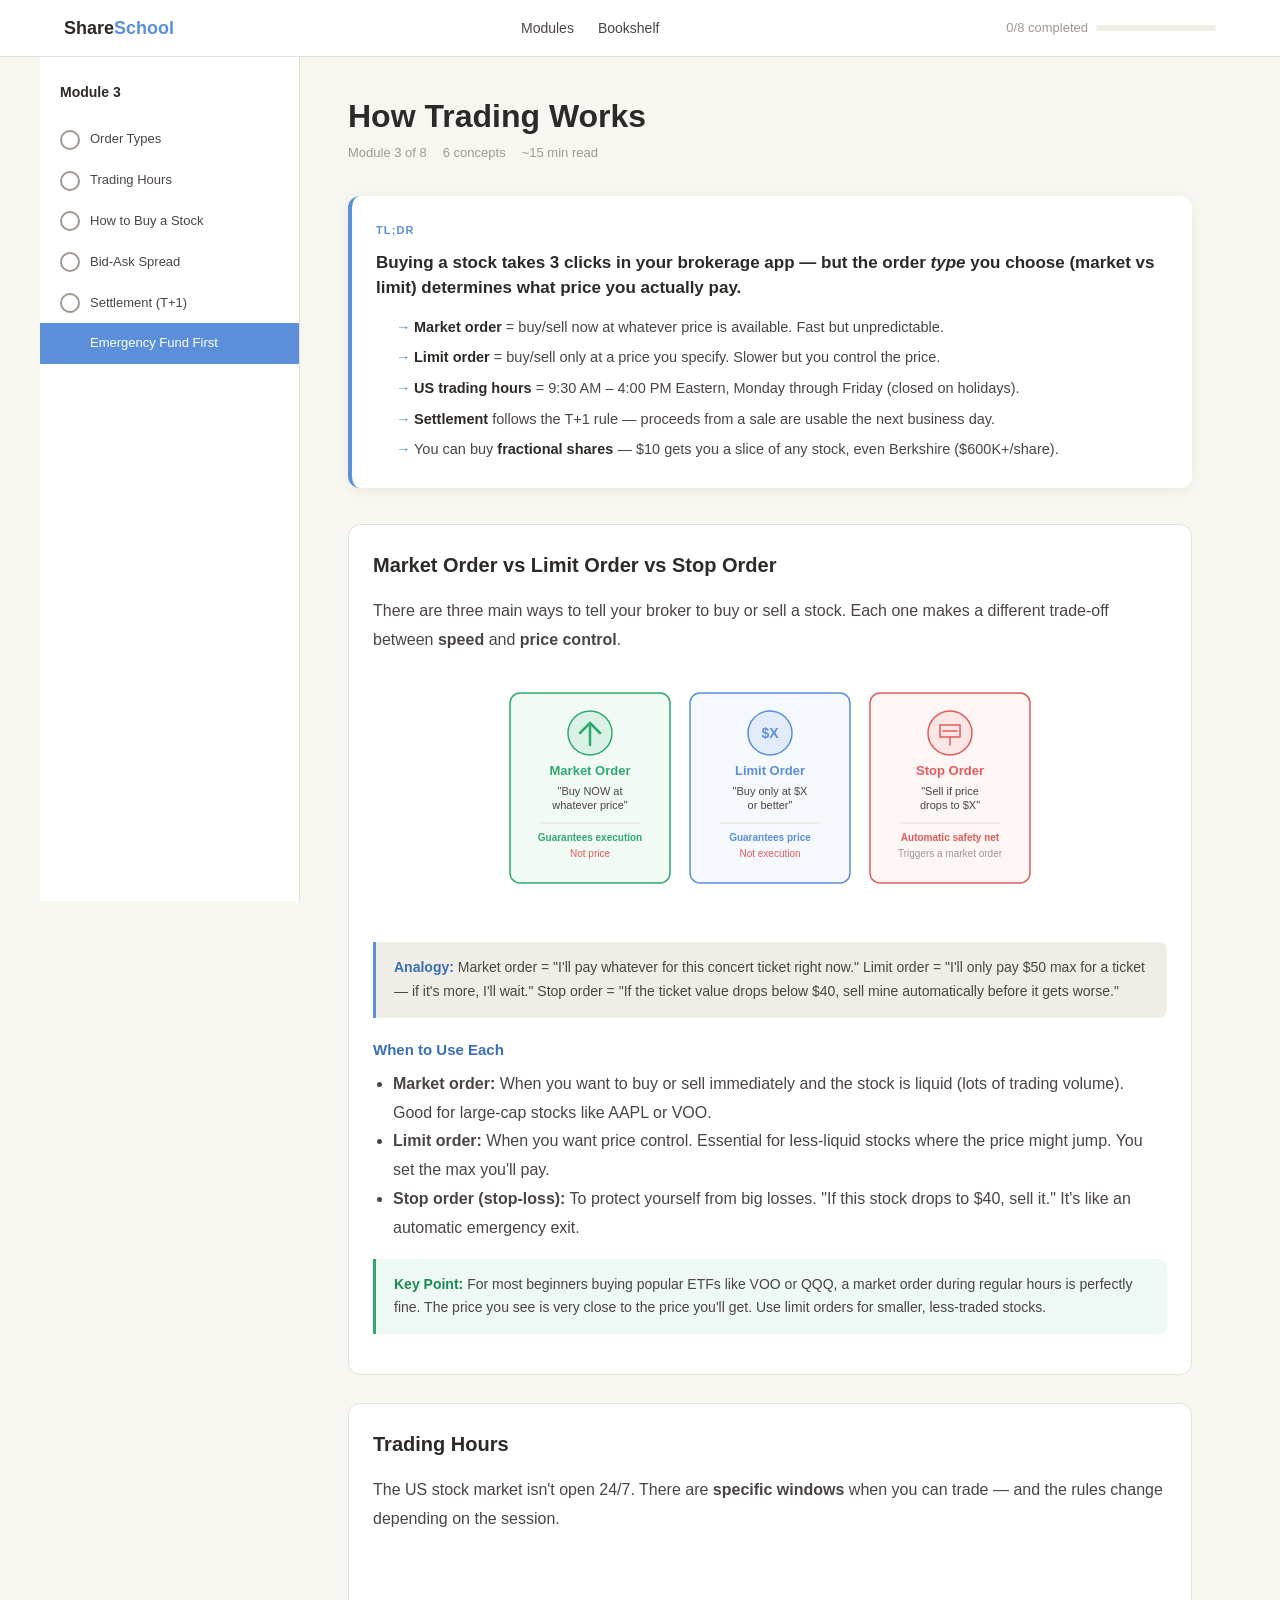
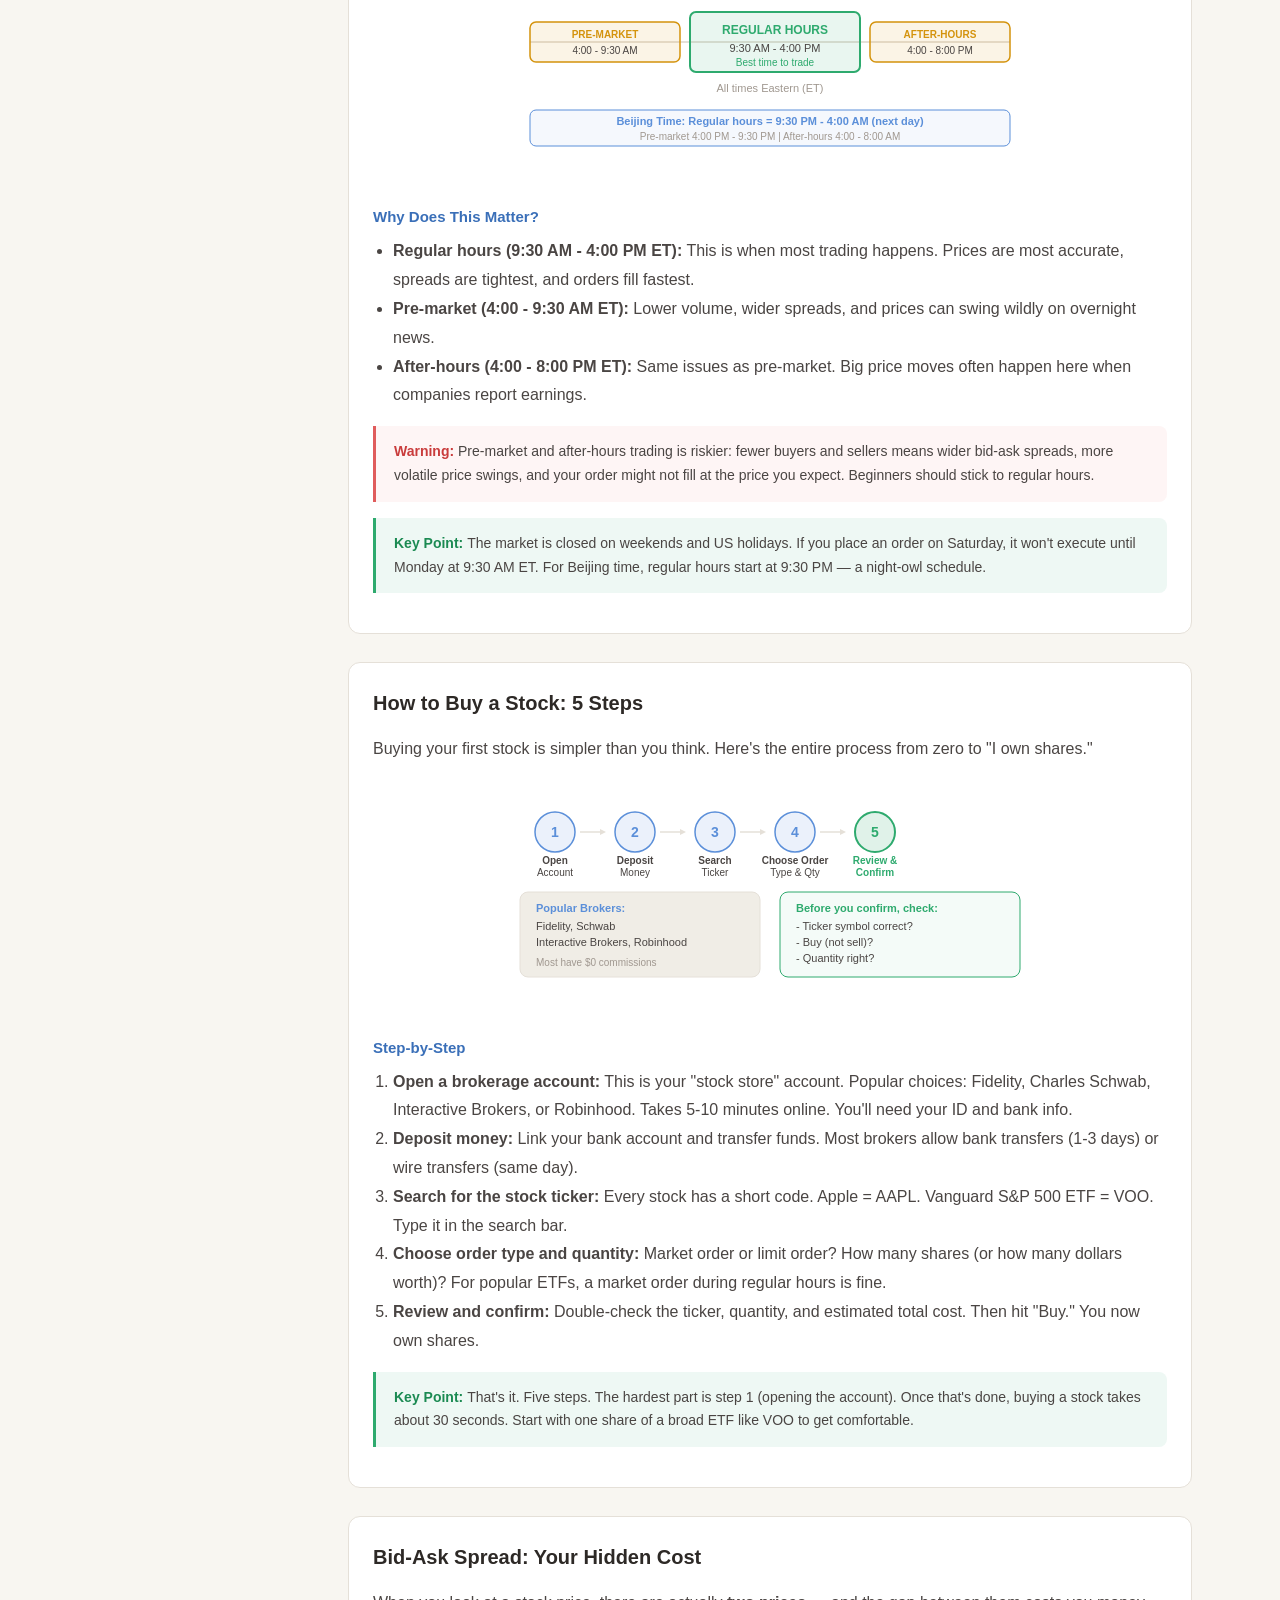
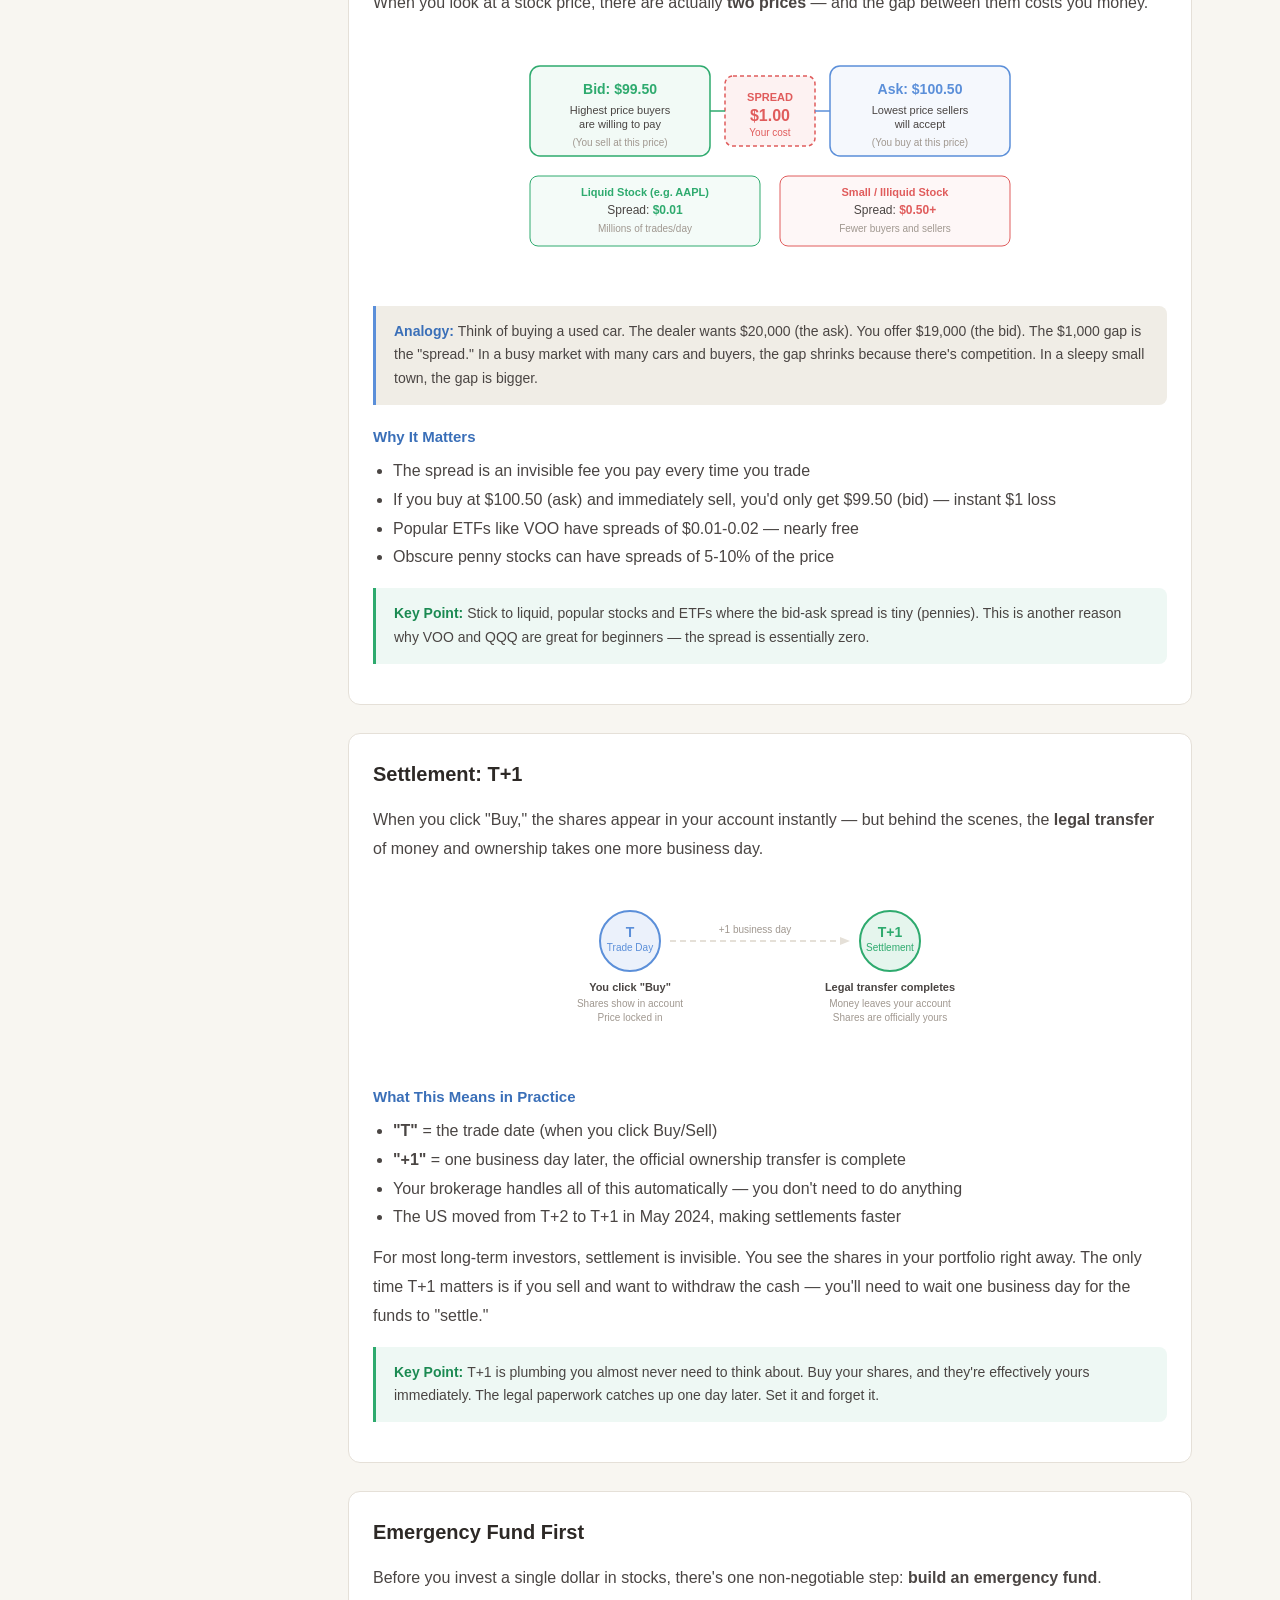
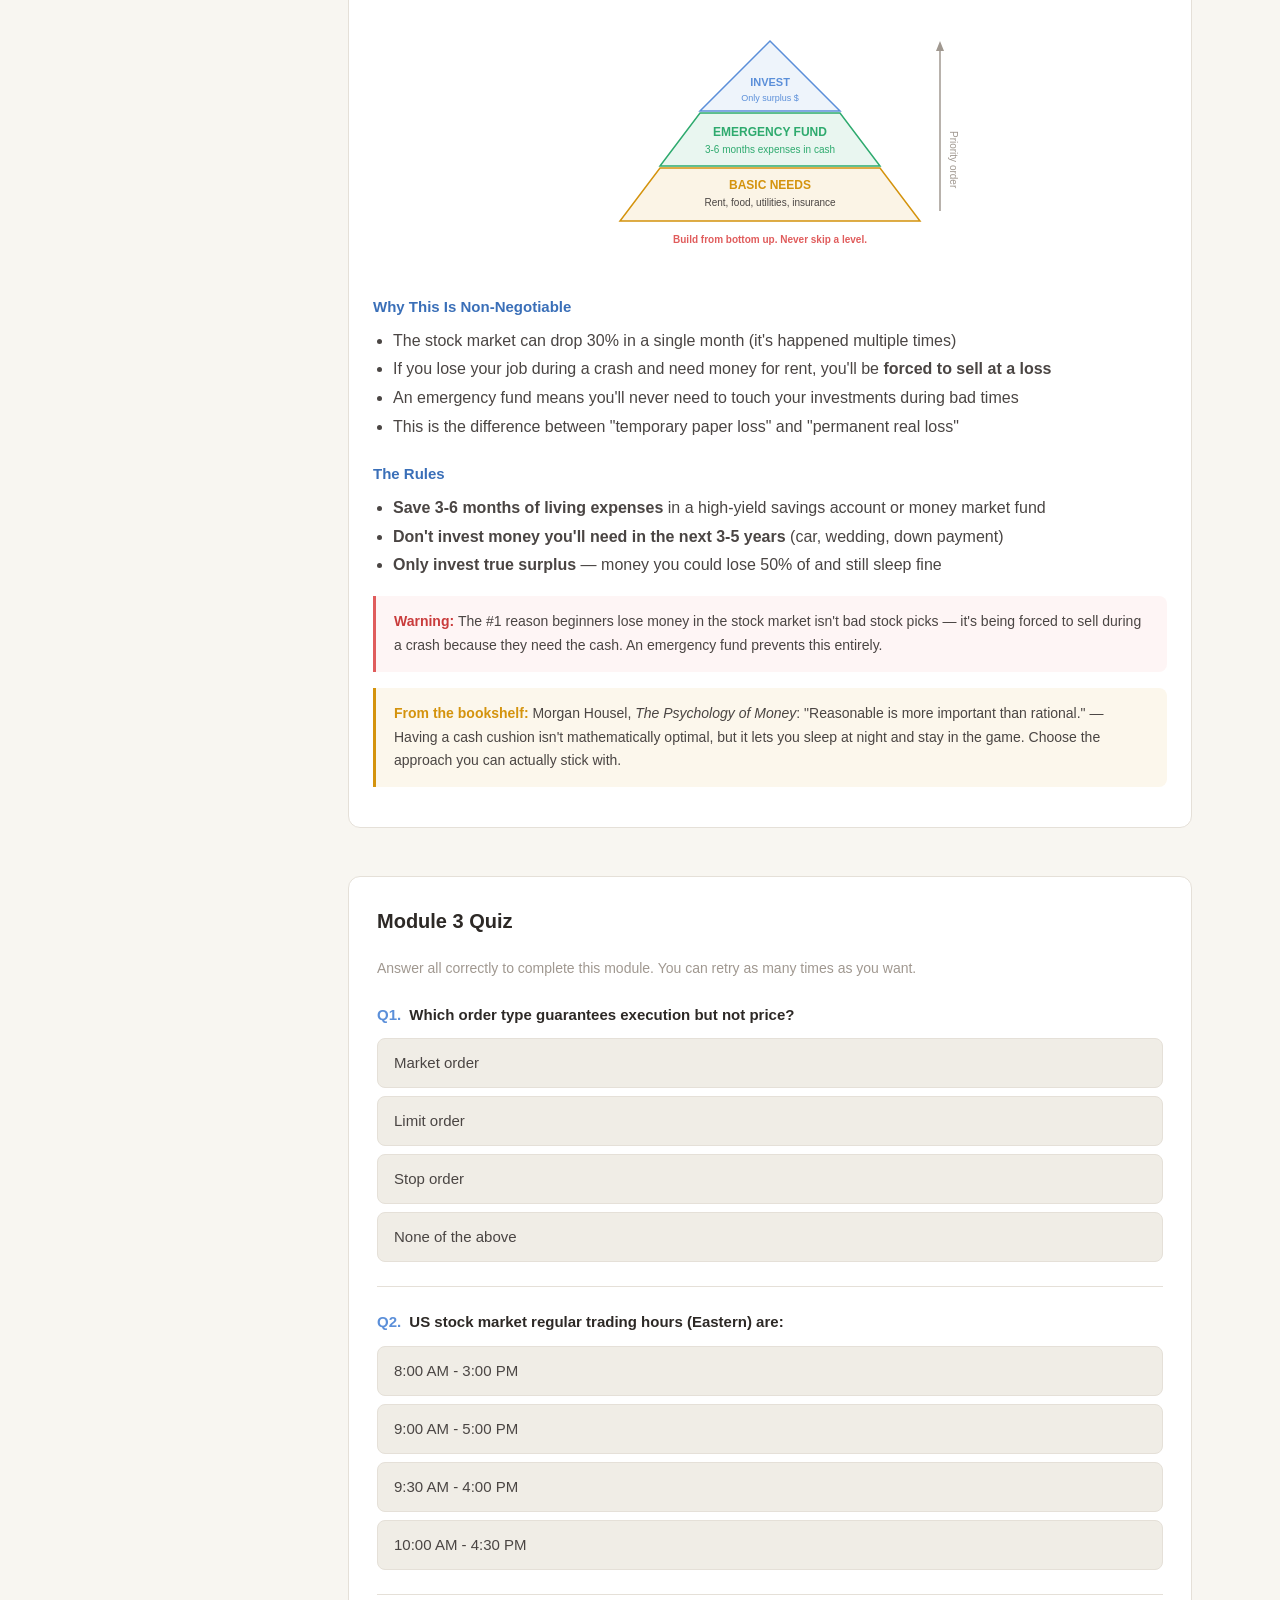
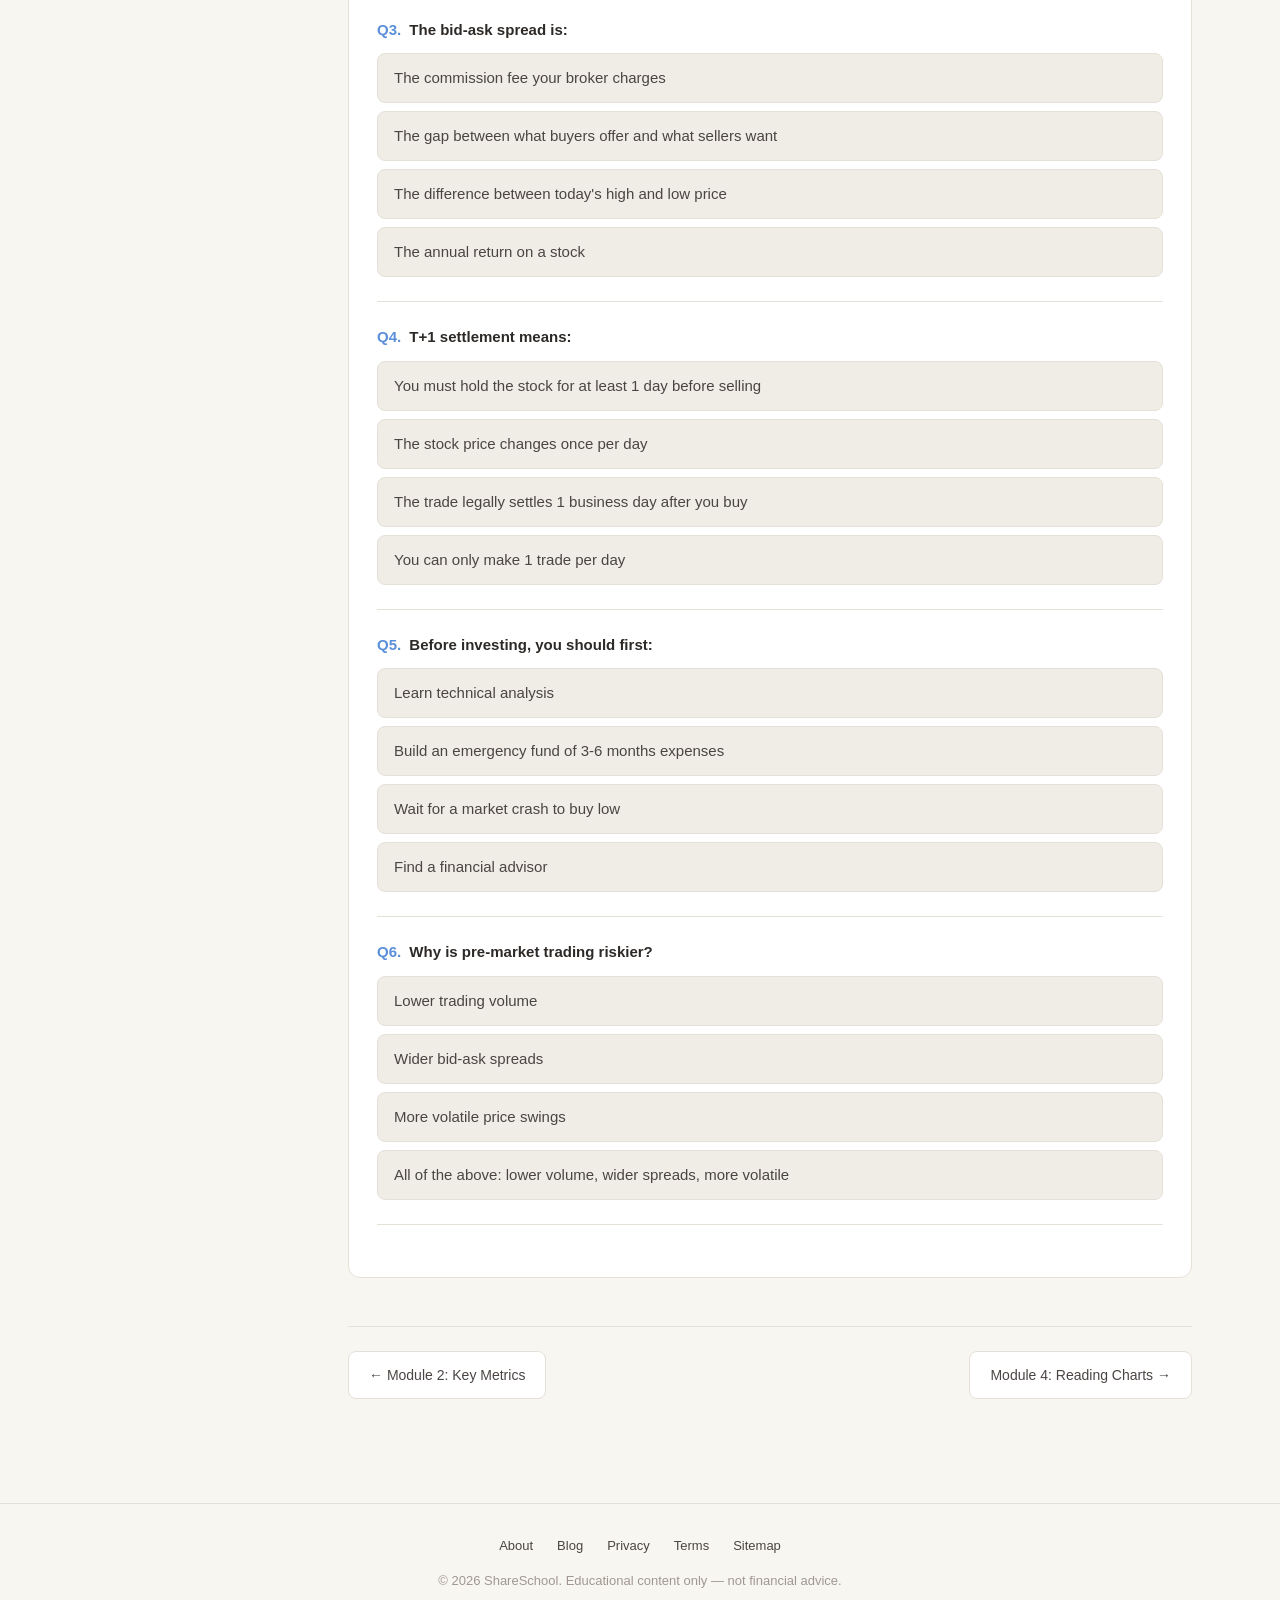
<file: modules/how-trading-works.html>
<!DOCTYPE html>
<html lang="en">
<head>
  <meta charset="UTF-8">
  <meta name="viewport" content="width=device-width, initial-scale=1.0">
  <title>How to Buy Stocks: Market Orders, Limit Orders Explained — ShareSchool</title>
  <meta name="description" content="Learn market orders vs limit orders, stock trading hours, bid-ask spread, and how to buy your first stock step by step. Simple guide for beginners.">
  <link rel="canonical" href="https://shareschool.site/modules/how-trading-works.html">
  <meta property="og:title" content="How to Buy Stocks: Market Orders, Limit Orders Explained — ShareSchool">
  <meta property="og:description" content="Market orders vs limit orders, trading hours, bid-ask spread, and how to buy your first stock step by step.">
  <meta property="og:type" content="article">
  <meta property="og:url" content="https://shareschool.site/modules/how-trading-works.html">
  <meta property="og:image" content="https://shareschool.site/assets/og-image.png">
  <link rel="alternate" hreflang="en" href="https://shareschool.site/modules/how-trading-works.html">
  <link rel="stylesheet" href="../css/style.css">
  <!-- FAQ Schema -->
  <script type="application/ld+json">
  {
    "@context": "https://schema.org",
    "@type": "FAQPage",
    "mainEntity": [
      {
        "@type": "Question",
        "name": "What is the difference between a market order and a limit order?",
        "acceptedAnswer": {
          "@type": "Answer",
          "text": "A market order buys or sells immediately at the current best available price — it guarantees execution but not price. A limit order lets you set a maximum buy price or minimum sell price — it guarantees price but not execution, since the trade only happens if the market reaches your price."
        }
      },
      {
        "@type": "Question",
        "name": "What are US stock market trading hours?",
        "acceptedAnswer": {
          "@type": "Answer",
          "text": "Regular US stock market hours are 9:30 AM to 4:00 PM Eastern Time, Monday through Friday. Pre-market trading runs from 4:00 AM to 9:30 AM, and after-hours trading runs from 4:00 PM to 8:00 PM. For Beijing time, regular hours are 9:30 PM to 4:00 AM the next day."
        }
      },
      {
        "@type": "Question",
        "name": "What is the bid-ask spread?",
        "acceptedAnswer": {
          "@type": "Answer",
          "text": "The bid-ask spread is the gap between the highest price buyers are willing to pay (bid) and the lowest price sellers will accept (ask). This spread is a hidden cost of trading. Highly liquid stocks like Apple have tiny spreads of about $0.01, while smaller stocks can have spreads of $0.50 or more."
        }
      },
      {
        "@type": "Question",
        "name": "What does T+1 settlement mean?",
        "acceptedAnswer": {
          "@type": "Answer",
          "text": "T+1 settlement means that after you buy or sell a stock (the trade date T), the legal transfer of ownership and money officially completes one business day later. You can see the shares in your account immediately, but the behind-the-scenes settlement takes an extra day. This rarely matters for long-term investors."
        }
      },
      {
        "@type": "Question",
        "name": "How much money should I save before investing in stocks?",
        "acceptedAnswer": {
          "@type": "Answer",
          "text": "Before investing any money in stocks, you should have an emergency fund covering 3 to 6 months of living expenses in a safe, liquid account. Only invest money you won't need for at least 3 to 5 years, since the stock market can drop significantly in the short term."
        }
      }
    ]
  }
  </script>
</head>
<body>

<!-- Navigation -->
<nav class="site-nav">
  <div class="nav-inner">
    <a href="../index.html" class="nav-logo">Share<span>School</span></a>
    <ul class="nav-links">
      <li><a href="../index.html">Modules</a></li>
      <li><a href="../bookshelf.html">Bookshelf</a></li>
    </ul>
    <div class="nav-progress">
      <span class="nav-progress-text">0/8 completed</span>
      <div class="nav-progress-track">
        <div class="nav-progress-fill"></div>
      </div>
    </div>
    <button class="nav-hamburger" aria-label="Menu">
      <svg viewBox="0 0 24 24" fill="none" stroke="currentColor" stroke-width="2">
        <path d="M3 12h18M3 6h18M3 18h18"/>
      </svg>
    </button>
  </div>
</nav>

<!-- Module Layout -->
<div class="module-layout">
  <!-- Sidebar -->
  <aside class="module-sidebar">
    <div class="sidebar-title">Module 3</div>
    <a class="sidebar-item" data-kp="kp-orders"><span class="sidebar-icon pending"></span>Order Types</a>
    <a class="sidebar-item" data-kp="kp-hours"><span class="sidebar-icon pending"></span>Trading Hours</a>
    <a class="sidebar-item" data-kp="kp-howto"><span class="sidebar-icon pending"></span>How to Buy a Stock</a>
    <a class="sidebar-item" data-kp="kp-spread"><span class="sidebar-icon pending"></span>Bid-Ask Spread</a>
    <a class="sidebar-item" data-kp="kp-settlement"><span class="sidebar-icon pending"></span>Settlement (T+1)</a>
    <a class="sidebar-item" data-kp="kp-emergency"><span class="sidebar-icon pending"></span>Emergency Fund First</a>
  </aside>

  <!-- Main Content -->
  <main class="module-content">
    <h1>How Trading Works</h1>
    <div class="module-meta">
      <span>Module 3 of 8</span>
      <span>6 concepts</span>
      <span>~15 min read</span>
    </div>

    <div class="tldr-box">
      <span class="tldr-label">TL;DR</span>
      <p class="tldr-answer">Buying a stock takes 3 clicks in your brokerage app — but the order <em>type</em> you choose (market vs limit) determines what price you actually pay.</p>
      <ul>
        <li><strong>Market order</strong> = buy/sell now at whatever price is available. Fast but unpredictable.</li>
        <li><strong>Limit order</strong> = buy/sell only at a price you specify. Slower but you control the price.</li>
        <li><strong>US trading hours</strong> = 9:30 AM – 4:00 PM Eastern, Monday through Friday (closed on holidays).</li>
        <li><strong>Settlement</strong> follows the T+1 rule — proceeds from a sale are usable the next business day.</li>
        <li>You can buy <strong>fractional shares</strong> — $10 gets you a slice of any stock, even Berkshire ($600K+/share).</li>
      </ul>
    </div>

    <!-- KP 1: Market Order vs Limit Order vs Stop Order -->
    <article class="kp-card" id="kp-orders">
      <h2>Market Order vs Limit Order vs Stop Order</h2>
      <p>There are three main ways to tell your broker to buy or sell a stock. Each one makes a different trade-off between <strong>speed</strong> and <strong>price control</strong>.</p>

      <svg width="100%" height="220" viewBox="0 0 540 220" fill="none" xmlns="http://www.w3.org/2000/svg" style="margin:16px 0;" role="img" aria-label="Three order types: market order executes immediately, limit order sets a price, stop order triggers automatically">
        <!-- Market Order -->
        <rect x="10" y="10" width="160" height="190" rx="10" fill="rgba(46,170,110,0.06)" stroke="#2eaa6e" stroke-width="1.5"/>
        <circle cx="90" cy="50" r="22" fill="rgba(46,170,110,0.12)" stroke="#2eaa6e" stroke-width="1.5"/>
        <path d="M80 50 L90 40 L100 50" stroke="#2eaa6e" stroke-width="2.5" stroke-linecap="round" stroke-linejoin="round"/>
        <line x1="90" y1="40" x2="90" y2="62" stroke="#2eaa6e" stroke-width="2.5" stroke-linecap="round"/>
        <text x="90" y="92" text-anchor="middle" font-size="13" fill="#2eaa6e" font-weight="700">Market Order</text>
        <text x="90" y="112" text-anchor="middle" font-size="11" fill="#4a4543">"Buy NOW at</text>
        <text x="90" y="126" text-anchor="middle" font-size="11" fill="#4a4543">whatever price"</text>
        <line x1="40" y1="140" x2="140" y2="140" stroke="#e5e0d8" stroke-width="1"/>
        <text x="90" y="158" text-anchor="middle" font-size="10" fill="#2eaa6e" font-weight="600">Guarantees execution</text>
        <text x="90" y="174" text-anchor="middle" font-size="10" fill="#e05c5c">Not price</text>

        <!-- Limit Order -->
        <rect x="190" y="10" width="160" height="190" rx="10" fill="rgba(91,143,217,0.06)" stroke="#5b8fd9" stroke-width="1.5"/>
        <circle cx="270" cy="50" r="22" fill="rgba(91,143,217,0.12)" stroke="#5b8fd9" stroke-width="1.5"/>
        <text x="270" y="55" text-anchor="middle" font-size="14" fill="#5b8fd9" font-weight="700">$X</text>
        <text x="270" y="92" text-anchor="middle" font-size="13" fill="#5b8fd9" font-weight="700">Limit Order</text>
        <text x="270" y="112" text-anchor="middle" font-size="11" fill="#4a4543">"Buy only at $X</text>
        <text x="270" y="126" text-anchor="middle" font-size="11" fill="#4a4543">or better"</text>
        <line x1="220" y1="140" x2="320" y2="140" stroke="#e5e0d8" stroke-width="1"/>
        <text x="270" y="158" text-anchor="middle" font-size="10" fill="#5b8fd9" font-weight="600">Guarantees price</text>
        <text x="270" y="174" text-anchor="middle" font-size="10" fill="#e05c5c">Not execution</text>

        <!-- Stop Order -->
        <rect x="370" y="10" width="160" height="190" rx="10" fill="rgba(224,92,92,0.06)" stroke="#e05c5c" stroke-width="1.5"/>
        <circle cx="450" cy="50" r="22" fill="rgba(224,92,92,0.1)" stroke="#e05c5c" stroke-width="1.5"/>
        <path d="M440 42 L460 42 L460 54 L440 54 Z" fill="none" stroke="#e05c5c" stroke-width="1.5"/>
        <path d="M443 48 L457 48" stroke="#e05c5c" stroke-width="1.5" stroke-linecap="round"/>
        <path d="M450 54 L450 62" stroke="#e05c5c" stroke-width="1.5" stroke-linecap="round"/>
        <text x="450" y="92" text-anchor="middle" font-size="13" fill="#e05c5c" font-weight="700">Stop Order</text>
        <text x="450" y="112" text-anchor="middle" font-size="11" fill="#4a4543">"Sell if price</text>
        <text x="450" y="126" text-anchor="middle" font-size="11" fill="#4a4543">drops to $X"</text>
        <line x1="400" y1="140" x2="500" y2="140" stroke="#e5e0d8" stroke-width="1"/>
        <text x="450" y="158" text-anchor="middle" font-size="10" fill="#e05c5c" font-weight="600">Automatic safety net</text>
        <text x="450" y="174" text-anchor="middle" font-size="10" fill="#a09890">Triggers a market order</text>
      </svg>

      <div class="analogy">
        Market order = "I'll pay whatever for this concert ticket right now." Limit order = "I'll only pay $50 max for a ticket — if it's more, I'll wait." Stop order = "If the ticket value drops below $40, sell mine automatically before it gets worse."
      </div>

      <h3>When to Use Each</h3>
      <ul>
        <li><strong>Market order:</strong> When you want to buy or sell immediately and the stock is liquid (lots of trading volume). Good for large-cap stocks like AAPL or VOO.</li>
        <li><strong>Limit order:</strong> When you want price control. Essential for less-liquid stocks where the price might jump. You set the max you'll pay.</li>
        <li><strong>Stop order (stop-loss):</strong> To protect yourself from big losses. "If this stock drops to $40, sell it." It's like an automatic emergency exit.</li>
      </ul>

      <div class="key-point">
        For most beginners buying popular ETFs like VOO or QQQ, a market order during regular hours is perfectly fine. The price you see is very close to the price you'll get. Use limit orders for smaller, less-traded stocks.
      </div>
    </article>

    <!-- KP 2: Trading Hours -->
    <article class="kp-card" id="kp-hours">
      <h2>Trading Hours</h2>
      <p>The US stock market isn't open 24/7. There are <strong>specific windows</strong> when you can trade — and the rules change depending on the session.</p>

      <svg width="100%" height="200" viewBox="0 0 540 200" fill="none" xmlns="http://www.w3.org/2000/svg" style="margin:16px 0;" role="img" aria-label="Timeline showing pre-market, regular hours, and after-hours trading sessions">
        <!-- Timeline base -->
        <line x1="30" y1="80" x2="510" y2="80" stroke="#e5e0d8" stroke-width="2"/>

        <!-- Pre-market -->
        <rect x="30" y="60" width="150" height="40" rx="6" fill="rgba(212,147,13,0.1)" stroke="#d4930d" stroke-width="1.5"/>
        <text x="105" y="76" text-anchor="middle" font-size="10" fill="#d4930d" font-weight="600">PRE-MARKET</text>
        <text x="105" y="92" text-anchor="middle" font-size="10" fill="#4a4543">4:00 - 9:30 AM</text>

        <!-- Regular hours -->
        <rect x="190" y="50" width="170" height="60" rx="6" fill="rgba(46,170,110,0.1)" stroke="#2eaa6e" stroke-width="2"/>
        <text x="275" y="72" text-anchor="middle" font-size="12" fill="#2eaa6e" font-weight="700">REGULAR HOURS</text>
        <text x="275" y="90" text-anchor="middle" font-size="11" fill="#4a4543">9:30 AM - 4:00 PM</text>
        <text x="275" y="104" text-anchor="middle" font-size="10" fill="#2eaa6e">Best time to trade</text>

        <!-- After-hours -->
        <rect x="370" y="60" width="140" height="40" rx="6" fill="rgba(212,147,13,0.1)" stroke="#d4930d" stroke-width="1.5"/>
        <text x="440" y="76" text-anchor="middle" font-size="10" fill="#d4930d" font-weight="600">AFTER-HOURS</text>
        <text x="440" y="92" text-anchor="middle" font-size="10" fill="#4a4543">4:00 - 8:00 PM</text>

        <!-- All times Eastern -->
        <text x="270" y="130" text-anchor="middle" font-size="11" fill="#a09890">All times Eastern (ET)</text>

        <!-- Beijing time row -->
        <rect x="30" y="148" width="480" height="36" rx="6" fill="rgba(91,143,217,0.06)" stroke="#5b8fd9" stroke-width="1"/>
        <text x="270" y="163" text-anchor="middle" font-size="11" fill="#5b8fd9" font-weight="600">Beijing Time: Regular hours = 9:30 PM - 4:00 AM (next day)</text>
        <text x="270" y="178" text-anchor="middle" font-size="10" fill="#a09890">Pre-market 4:00 PM - 9:30 PM  |  After-hours 4:00 - 8:00 AM</text>
      </svg>

      <h3>Why Does This Matter?</h3>
      <ul>
        <li><strong>Regular hours (9:30 AM - 4:00 PM ET):</strong> This is when most trading happens. Prices are most accurate, spreads are tightest, and orders fill fastest.</li>
        <li><strong>Pre-market (4:00 - 9:30 AM ET):</strong> Lower volume, wider spreads, and prices can swing wildly on overnight news.</li>
        <li><strong>After-hours (4:00 - 8:00 PM ET):</strong> Same issues as pre-market. Big price moves often happen here when companies report earnings.</li>
      </ul>

      <div class="warning-box">
        Pre-market and after-hours trading is riskier: fewer buyers and sellers means wider bid-ask spreads, more volatile price swings, and your order might not fill at the price you expect. Beginners should stick to regular hours.
      </div>

      <div class="key-point">
        The market is closed on weekends and US holidays. If you place an order on Saturday, it won't execute until Monday at 9:30 AM ET. For Beijing time, regular hours start at 9:30 PM — a night-owl schedule.
      </div>
    </article>

    <!-- KP 3: How to Buy a Stock Step-by-Step -->
    <article class="kp-card" id="kp-howto">
      <h2>How to Buy a Stock: 5 Steps</h2>
      <p>Buying your first stock is simpler than you think. Here's the entire process from zero to "I own shares."</p>

      <svg width="100%" height="200" viewBox="0 0 540 200" fill="none" xmlns="http://www.w3.org/2000/svg" style="margin:16px 0;" role="img" aria-label="Five steps to buy a stock: open account, deposit, search, choose order, confirm">
        <!-- Step 1 -->
        <circle cx="55" cy="40" r="20" fill="rgba(91,143,217,0.12)" stroke="#5b8fd9" stroke-width="1.5"/>
        <text x="55" y="45" text-anchor="middle" font-size="14" fill="#5b8fd9" font-weight="700">1</text>
        <text x="55" y="72" text-anchor="middle" font-size="10" fill="#4a4543" font-weight="600">Open</text>
        <text x="55" y="84" text-anchor="middle" font-size="10" fill="#4a4543">Account</text>
        <!-- Arrow -->
        <path d="M80 40 L100 40" stroke="#e5e0d8" stroke-width="1.5"/>
        <polygon points="100,37 106,40 100,43" fill="#e5e0d8"/>

        <!-- Step 2 -->
        <circle cx="135" cy="40" r="20" fill="rgba(91,143,217,0.12)" stroke="#5b8fd9" stroke-width="1.5"/>
        <text x="135" y="45" text-anchor="middle" font-size="14" fill="#5b8fd9" font-weight="700">2</text>
        <text x="135" y="72" text-anchor="middle" font-size="10" fill="#4a4543" font-weight="600">Deposit</text>
        <text x="135" y="84" text-anchor="middle" font-size="10" fill="#4a4543">Money</text>
        <!-- Arrow -->
        <path d="M160 40 L180 40" stroke="#e5e0d8" stroke-width="1.5"/>
        <polygon points="180,37 186,40 180,43" fill="#e5e0d8"/>

        <!-- Step 3 -->
        <circle cx="215" cy="40" r="20" fill="rgba(91,143,217,0.12)" stroke="#5b8fd9" stroke-width="1.5"/>
        <text x="215" y="45" text-anchor="middle" font-size="14" fill="#5b8fd9" font-weight="700">3</text>
        <text x="215" y="72" text-anchor="middle" font-size="10" fill="#4a4543" font-weight="600">Search</text>
        <text x="215" y="84" text-anchor="middle" font-size="10" fill="#4a4543">Ticker</text>
        <!-- Arrow -->
        <path d="M240 40 L260 40" stroke="#e5e0d8" stroke-width="1.5"/>
        <polygon points="260,37 266,40 260,43" fill="#e5e0d8"/>

        <!-- Step 4 -->
        <circle cx="295" cy="40" r="20" fill="rgba(91,143,217,0.12)" stroke="#5b8fd9" stroke-width="1.5"/>
        <text x="295" y="45" text-anchor="middle" font-size="14" fill="#5b8fd9" font-weight="700">4</text>
        <text x="295" y="72" text-anchor="middle" font-size="10" fill="#4a4543" font-weight="600">Choose Order</text>
        <text x="295" y="84" text-anchor="middle" font-size="10" fill="#4a4543">Type &amp; Qty</text>
        <!-- Arrow -->
        <path d="M320 40 L340 40" stroke="#e5e0d8" stroke-width="1.5"/>
        <polygon points="340,37 346,40 340,43" fill="#e5e0d8"/>

        <!-- Step 5 -->
        <circle cx="375" cy="40" r="20" fill="rgba(46,170,110,0.15)" stroke="#2eaa6e" stroke-width="2"/>
        <text x="375" y="45" text-anchor="middle" font-size="14" fill="#2eaa6e" font-weight="700">5</text>
        <text x="375" y="72" text-anchor="middle" font-size="10" fill="#2eaa6e" font-weight="600">Review &amp;</text>
        <text x="375" y="84" text-anchor="middle" font-size="10" fill="#2eaa6e" font-weight="600">Confirm</text>

        <!-- Detail boxes below -->
        <rect x="20" y="100" width="240" height="85" rx="8" fill="#f0ede6" stroke="#e5e0d8" stroke-width="1"/>
        <text x="36" y="120" font-size="11" fill="#5b8fd9" font-weight="600">Popular Brokers:</text>
        <text x="36" y="138" font-size="11" fill="#4a4543">Fidelity, Schwab</text>
        <text x="36" y="154" font-size="11" fill="#4a4543">Interactive Brokers, Robinhood</text>
        <text x="36" y="174" font-size="10" fill="#a09890">Most have $0 commissions</text>

        <rect x="280" y="100" width="240" height="85" rx="8" fill="rgba(46,170,110,0.05)" stroke="#2eaa6e" stroke-width="1"/>
        <text x="296" y="120" font-size="11" fill="#2eaa6e" font-weight="600">Before you confirm, check:</text>
        <text x="296" y="138" font-size="11" fill="#4a4543">- Ticker symbol correct?</text>
        <text x="296" y="154" font-size="11" fill="#4a4543">- Buy (not sell)?</text>
        <text x="296" y="170" font-size="11" fill="#4a4543">- Quantity right?</text>
      </svg>

      <h3>Step-by-Step</h3>
      <ol>
        <li><strong>Open a brokerage account:</strong> This is your "stock store" account. Popular choices: Fidelity, Charles Schwab, Interactive Brokers, or Robinhood. Takes 5-10 minutes online. You'll need your ID and bank info.</li>
        <li><strong>Deposit money:</strong> Link your bank account and transfer funds. Most brokers allow bank transfers (1-3 days) or wire transfers (same day).</li>
        <li><strong>Search for the stock ticker:</strong> Every stock has a short code. Apple = AAPL. Vanguard S&P 500 ETF = VOO. Type it in the search bar.</li>
        <li><strong>Choose order type and quantity:</strong> Market order or limit order? How many shares (or how many dollars worth)? For popular ETFs, a market order during regular hours is fine.</li>
        <li><strong>Review and confirm:</strong> Double-check the ticker, quantity, and estimated total cost. Then hit "Buy." You now own shares.</li>
      </ol>

      <div class="key-point">
        That's it. Five steps. The hardest part is step 1 (opening the account). Once that's done, buying a stock takes about 30 seconds. Start with one share of a broad ETF like VOO to get comfortable.
      </div>
    </article>

    <!-- KP 4: Bid-Ask Spread -->
    <article class="kp-card" id="kp-spread">
      <h2>Bid-Ask Spread: Your Hidden Cost</h2>
      <p>When you look at a stock price, there are actually <strong>two prices</strong> — and the gap between them costs you money.</p>

      <svg width="100%" height="220" viewBox="0 0 540 220" fill="none" xmlns="http://www.w3.org/2000/svg" style="margin:16px 0;" role="img" aria-label="Bid-ask spread illustration: bid is what buyers offer, ask is what sellers want, the gap is your cost">
        <!-- Bid side -->
        <rect x="30" y="20" width="180" height="90" rx="10" fill="rgba(46,170,110,0.06)" stroke="#2eaa6e" stroke-width="1.5"/>
        <text x="120" y="48" text-anchor="middle" font-size="14" fill="#2eaa6e" font-weight="700">Bid: $99.50</text>
        <text x="120" y="68" text-anchor="middle" font-size="11" fill="#4a4543">Highest price buyers</text>
        <text x="120" y="82" text-anchor="middle" font-size="11" fill="#4a4543">are willing to pay</text>
        <text x="120" y="100" text-anchor="middle" font-size="10" fill="#a09890">(You sell at this price)</text>

        <!-- Spread gap in the middle -->
        <rect x="225" y="30" width="90" height="70" rx="8" fill="rgba(224,92,92,0.08)" stroke="#e05c5c" stroke-width="1.5" stroke-dasharray="4 3"/>
        <text x="270" y="55" text-anchor="middle" font-size="11" fill="#e05c5c" font-weight="700">SPREAD</text>
        <text x="270" y="75" text-anchor="middle" font-size="16" fill="#e05c5c" font-weight="700">$1.00</text>
        <text x="270" y="90" text-anchor="middle" font-size="10" fill="#e05c5c">Your cost</text>

        <!-- Ask side -->
        <rect x="330" y="20" width="180" height="90" rx="10" fill="rgba(91,143,217,0.06)" stroke="#5b8fd9" stroke-width="1.5"/>
        <text x="420" y="48" text-anchor="middle" font-size="14" fill="#5b8fd9" font-weight="700">Ask: $100.50</text>
        <text x="420" y="68" text-anchor="middle" font-size="11" fill="#4a4543">Lowest price sellers</text>
        <text x="420" y="82" text-anchor="middle" font-size="11" fill="#4a4543">will accept</text>
        <text x="420" y="100" text-anchor="middle" font-size="10" fill="#a09890">(You buy at this price)</text>

        <!-- Arrows between -->
        <path d="M210 65 L225 65" stroke="#2eaa6e" stroke-width="1.5"/>
        <path d="M315 65 L330 65" stroke="#5b8fd9" stroke-width="1.5"/>

        <!-- Comparison boxes below -->
        <rect x="30" y="130" width="230" height="70" rx="8" fill="rgba(46,170,110,0.05)" stroke="#2eaa6e" stroke-width="1"/>
        <text x="145" y="150" text-anchor="middle" font-size="11" fill="#2eaa6e" font-weight="600">Liquid Stock (e.g. AAPL)</text>
        <text x="145" y="168" text-anchor="middle" font-size="12" fill="#4a4543">Spread: <tspan font-weight="700" fill="#2eaa6e">$0.01</tspan></text>
        <text x="145" y="186" text-anchor="middle" font-size="10" fill="#a09890">Millions of trades/day</text>

        <rect x="280" y="130" width="230" height="70" rx="8" fill="rgba(224,92,92,0.05)" stroke="#e05c5c" stroke-width="1"/>
        <text x="395" y="150" text-anchor="middle" font-size="11" fill="#e05c5c" font-weight="600">Small / Illiquid Stock</text>
        <text x="395" y="168" text-anchor="middle" font-size="12" fill="#4a4543">Spread: <tspan font-weight="700" fill="#e05c5c">$0.50+</tspan></text>
        <text x="395" y="186" text-anchor="middle" font-size="10" fill="#a09890">Fewer buyers and sellers</text>
      </svg>

      <div class="analogy">
        Think of buying a used car. The dealer wants $20,000 (the ask). You offer $19,000 (the bid). The $1,000 gap is the "spread." In a busy market with many cars and buyers, the gap shrinks because there's competition. In a sleepy small town, the gap is bigger.
      </div>

      <h3>Why It Matters</h3>
      <ul>
        <li>The spread is an invisible fee you pay every time you trade</li>
        <li>If you buy at $100.50 (ask) and immediately sell, you'd only get $99.50 (bid) — instant $1 loss</li>
        <li>Popular ETFs like VOO have spreads of $0.01-0.02 — nearly free</li>
        <li>Obscure penny stocks can have spreads of 5-10% of the price</li>
      </ul>

      <div class="key-point">
        Stick to liquid, popular stocks and ETFs where the bid-ask spread is tiny (pennies). This is another reason why VOO and QQQ are great for beginners — the spread is essentially zero.
      </div>
    </article>

    <!-- KP 5: Settlement (T+1) -->
    <article class="kp-card" id="kp-settlement">
      <h2>Settlement: T+1</h2>
      <p>When you click "Buy," the shares appear in your account instantly — but behind the scenes, the <strong>legal transfer</strong> of money and ownership takes one more business day.</p>

      <svg width="100%" height="150" viewBox="0 0 540 150" fill="none" xmlns="http://www.w3.org/2000/svg" style="margin:16px 0;" role="img" aria-label="T+1 settlement timeline: trade on day 0, settlement completes on day 1">
        <!-- Trade day -->
        <circle cx="130" cy="50" r="30" fill="rgba(91,143,217,0.12)" stroke="#5b8fd9" stroke-width="2"/>
        <text x="130" y="46" text-anchor="middle" font-size="14" fill="#5b8fd9" font-weight="700">T</text>
        <text x="130" y="60" text-anchor="middle" font-size="10" fill="#5b8fd9">Trade Day</text>
        <text x="130" y="100" text-anchor="middle" font-size="11" fill="#4a4543" font-weight="600">You click "Buy"</text>
        <text x="130" y="116" text-anchor="middle" font-size="10" fill="#a09890">Shares show in account</text>
        <text x="130" y="130" text-anchor="middle" font-size="10" fill="#a09890">Price locked in</text>

        <!-- Arrow -->
        <path d="M170 50 L340 50" stroke="#e5e0d8" stroke-width="2" stroke-dasharray="6 4"/>
        <polygon points="340,46 350,50 340,54" fill="#e5e0d8"/>
        <text x="255" y="42" text-anchor="middle" font-size="10" fill="#a09890">+1 business day</text>

        <!-- Settlement day -->
        <circle cx="390" cy="50" r="30" fill="rgba(46,170,110,0.12)" stroke="#2eaa6e" stroke-width="2"/>
        <text x="390" y="46" text-anchor="middle" font-size="14" fill="#2eaa6e" font-weight="700">T+1</text>
        <text x="390" y="60" text-anchor="middle" font-size="10" fill="#2eaa6e">Settlement</text>
        <text x="390" y="100" text-anchor="middle" font-size="11" fill="#4a4543" font-weight="600">Legal transfer completes</text>
        <text x="390" y="116" text-anchor="middle" font-size="10" fill="#a09890">Money leaves your account</text>
        <text x="390" y="130" text-anchor="middle" font-size="10" fill="#a09890">Shares are officially yours</text>
      </svg>

      <h3>What This Means in Practice</h3>
      <ul>
        <li><strong>"T"</strong> = the trade date (when you click Buy/Sell)</li>
        <li><strong>"+1"</strong> = one business day later, the official ownership transfer is complete</li>
        <li>Your brokerage handles all of this automatically — you don't need to do anything</li>
        <li>The US moved from T+2 to T+1 in May 2024, making settlements faster</li>
      </ul>

      <p>For most long-term investors, settlement is invisible. You see the shares in your portfolio right away. The only time T+1 matters is if you sell and want to withdraw the cash — you'll need to wait one business day for the funds to "settle."</p>

      <div class="key-point">
        T+1 is plumbing you almost never need to think about. Buy your shares, and they're effectively yours immediately. The legal paperwork catches up one day later. Set it and forget it.
      </div>
    </article>

    <!-- KP 6: Emergency Fund First -->
    <article class="kp-card" id="kp-emergency">
      <h2>Emergency Fund First</h2>
      <p>Before you invest a single dollar in stocks, there's one non-negotiable step: <strong>build an emergency fund</strong>.</p>

      <svg width="100%" height="230" viewBox="0 0 540 230" fill="none" xmlns="http://www.w3.org/2000/svg" style="margin:16px 0;" role="img" aria-label="Priority pyramid: basic needs at the bottom, then emergency fund, then invest at the top">
        <!-- Pyramid -->
        <!-- Top tier: Invest -->
        <path d="M270 20 L340 90 L200 90 Z" fill="rgba(91,143,217,0.1)" stroke="#5b8fd9" stroke-width="1.5"/>
        <text x="270" y="65" text-anchor="middle" font-size="11" fill="#5b8fd9" font-weight="700">INVEST</text>
        <text x="270" y="80" text-anchor="middle" font-size="9" fill="#5b8fd9">Only surplus $</text>

        <!-- Middle tier: Emergency Fund -->
        <path d="M200 92 L340 92 L380 145 L160 145 Z" fill="rgba(46,170,110,0.1)" stroke="#2eaa6e" stroke-width="1.5"/>
        <text x="270" y="115" text-anchor="middle" font-size="12" fill="#2eaa6e" font-weight="700">EMERGENCY FUND</text>
        <text x="270" y="132" text-anchor="middle" font-size="10" fill="#2eaa6e">3-6 months expenses in cash</text>

        <!-- Bottom tier: Basic Needs -->
        <path d="M160 147 L380 147 L420 200 L120 200 Z" fill="rgba(212,147,13,0.1)" stroke="#d4930d" stroke-width="1.5"/>
        <text x="270" y="168" text-anchor="middle" font-size="12" fill="#d4930d" font-weight="700">BASIC NEEDS</text>
        <text x="270" y="185" text-anchor="middle" font-size="10" fill="#4a4543">Rent, food, utilities, insurance</text>

        <!-- Priority arrow on the right -->
        <path d="M440 190 L440 30" stroke="#a09890" stroke-width="1.5"/>
        <polygon points="436,30 440,20 444,30" fill="#a09890"/>
        <text x="450" y="110" font-size="10" fill="#a09890" transform="rotate(90,450,110)">Priority order</text>

        <!-- Warning annotation -->
        <text x="270" y="222" text-anchor="middle" font-size="10" fill="#e05c5c" font-weight="600">Build from bottom up. Never skip a level.</text>
      </svg>

      <h3>Why This Is Non-Negotiable</h3>
      <ul>
        <li>The stock market can drop 30% in a single month (it's happened multiple times)</li>
        <li>If you lose your job during a crash and need money for rent, you'll be <strong>forced to sell at a loss</strong></li>
        <li>An emergency fund means you'll never need to touch your investments during bad times</li>
        <li>This is the difference between "temporary paper loss" and "permanent real loss"</li>
      </ul>

      <h3>The Rules</h3>
      <ul>
        <li><strong>Save 3-6 months of living expenses</strong> in a high-yield savings account or money market fund</li>
        <li><strong>Don't invest money you'll need in the next 3-5 years</strong> (car, wedding, down payment)</li>
        <li><strong>Only invest true surplus</strong> — money you could lose 50% of and still sleep fine</li>
      </ul>

      <div class="warning-box">
        The #1 reason beginners lose money in the stock market isn't bad stock picks — it's being forced to sell during a crash because they need the cash. An emergency fund prevents this entirely.
      </div>

      <div class="book-ref">
        Morgan Housel, <em>The Psychology of Money</em>: "Reasonable is more important than rational." — Having a cash cushion isn't mathematically optimal, but it lets you sleep at night and stay in the game. Choose the approach you can actually stick with.
      </div>
    </article>

    <!-- Quiz Section -->
    <section class="quiz-section">
      <h2>Module 3 Quiz</h2>
      <p style="color:var(--text-dim); font-size:14px; margin-bottom:24px;">Answer all correctly to complete this module. You can retry as many times as you want.</p>

      <div class="quiz-question-block">
        <p class="quiz-q-text"><span class="quiz-q-num">Q1.</span> Which order type guarantees execution but not price?</p>
        <div class="quiz-options">
          <div class="quiz-option">Market order</div>
          <div class="quiz-option">Limit order</div>
          <div class="quiz-option">Stop order</div>
          <div class="quiz-option">None of the above</div>
        </div>
        <div class="quiz-feedback"></div>
      </div>

      <div class="quiz-question-block">
        <p class="quiz-q-text"><span class="quiz-q-num">Q2.</span> US stock market regular trading hours (Eastern) are:</p>
        <div class="quiz-options">
          <div class="quiz-option">8:00 AM - 3:00 PM</div>
          <div class="quiz-option">9:00 AM - 5:00 PM</div>
          <div class="quiz-option">9:30 AM - 4:00 PM</div>
          <div class="quiz-option">10:00 AM - 4:30 PM</div>
        </div>
        <div class="quiz-feedback"></div>
      </div>

      <div class="quiz-question-block">
        <p class="quiz-q-text"><span class="quiz-q-num">Q3.</span> The bid-ask spread is:</p>
        <div class="quiz-options">
          <div class="quiz-option">The commission fee your broker charges</div>
          <div class="quiz-option">The gap between what buyers offer and what sellers want</div>
          <div class="quiz-option">The difference between today's high and low price</div>
          <div class="quiz-option">The annual return on a stock</div>
        </div>
        <div class="quiz-feedback"></div>
      </div>

      <div class="quiz-question-block">
        <p class="quiz-q-text"><span class="quiz-q-num">Q4.</span> T+1 settlement means:</p>
        <div class="quiz-options">
          <div class="quiz-option">You must hold the stock for at least 1 day before selling</div>
          <div class="quiz-option">The stock price changes once per day</div>
          <div class="quiz-option">The trade legally settles 1 business day after you buy</div>
          <div class="quiz-option">You can only make 1 trade per day</div>
        </div>
        <div class="quiz-feedback"></div>
      </div>

      <div class="quiz-question-block">
        <p class="quiz-q-text"><span class="quiz-q-num">Q5.</span> Before investing, you should first:</p>
        <div class="quiz-options">
          <div class="quiz-option">Learn technical analysis</div>
          <div class="quiz-option">Build an emergency fund of 3-6 months expenses</div>
          <div class="quiz-option">Wait for a market crash to buy low</div>
          <div class="quiz-option">Find a financial advisor</div>
        </div>
        <div class="quiz-feedback"></div>
      </div>

      <div class="quiz-question-block">
        <p class="quiz-q-text"><span class="quiz-q-num">Q6.</span> Why is pre-market trading riskier?</p>
        <div class="quiz-options">
          <div class="quiz-option">Lower trading volume</div>
          <div class="quiz-option">Wider bid-ask spreads</div>
          <div class="quiz-option">More volatile price swings</div>
          <div class="quiz-option">All of the above: lower volume, wider spreads, more volatile</div>
        </div>
        <div class="quiz-feedback"></div>
      </div>

      <div class="quiz-result">
        <div class="score">0/6</div>
        <div class="score-label">Get all 6 correct to complete this module</div>
        <button class="retry-btn">Try Again</button>
      </div>
    </section>

    <!-- Module Navigation -->
    <div class="module-nav">
      <a href="key-metrics.html">&larr; Module 2: Key Metrics</a>
      <a href="reading-charts.html" class="nav-next">Module 4: Reading Charts &rarr;</a>
    </div>
  </main>
</div>

<!-- Footer -->
<footer class="site-footer">
  <div class="footer-links">
    <a href="/about.html">About</a>
    <a href="/blog/">Blog</a>
    <a href="/privacy.html">Privacy</a>
    <a href="/terms.html">Terms</a>
    <a href="/sitemap.xml">Sitemap</a>
  </div>
  <p>&copy; 2026 ShareSchool. Educational content only — not financial advice.</p>
</footer>

<script src="../js/shared.js"></script>
<script>
  // Quiz data for Module 3
  const quizData = [
    { answer: 0, explanation: "A market order executes immediately at the best available price. You're guaranteed to buy/sell, but the exact price may vary slightly from what you saw on screen." },
    { answer: 2, explanation: "The US stock market's regular trading hours are 9:30 AM to 4:00 PM Eastern Time, Monday through Friday. That's 9:30 PM to 4:00 AM Beijing time." },
    { answer: 1, explanation: "The bid-ask spread is the gap between the highest price buyers will pay (bid) and the lowest price sellers will accept (ask). This gap is a hidden cost every time you trade." },
    { answer: 2, explanation: "T+1 means the trade legally settles 1 business day after execution. Your brokerage handles this automatically — you see the shares immediately, but the official transfer completes the next day." },
    { answer: 1, explanation: "Before investing any money, save 3-6 months of living expenses as an emergency fund. This ensures you'll never be forced to sell investments at a loss because you need cash." },
    { answer: 3, explanation: "Pre-market and after-hours trading is riskier because of lower volume (fewer participants), wider bid-ask spreads (higher costs), and more volatile price swings. Beginners should trade during regular hours." }
  ];

  document.addEventListener('DOMContentLoaded', () => {
    ShareSchool.init({
      moduleId: 'm3',
      totalKps: 6,
      quizData: quizData
    });
  });
</script>
</body>
</html>
</file>
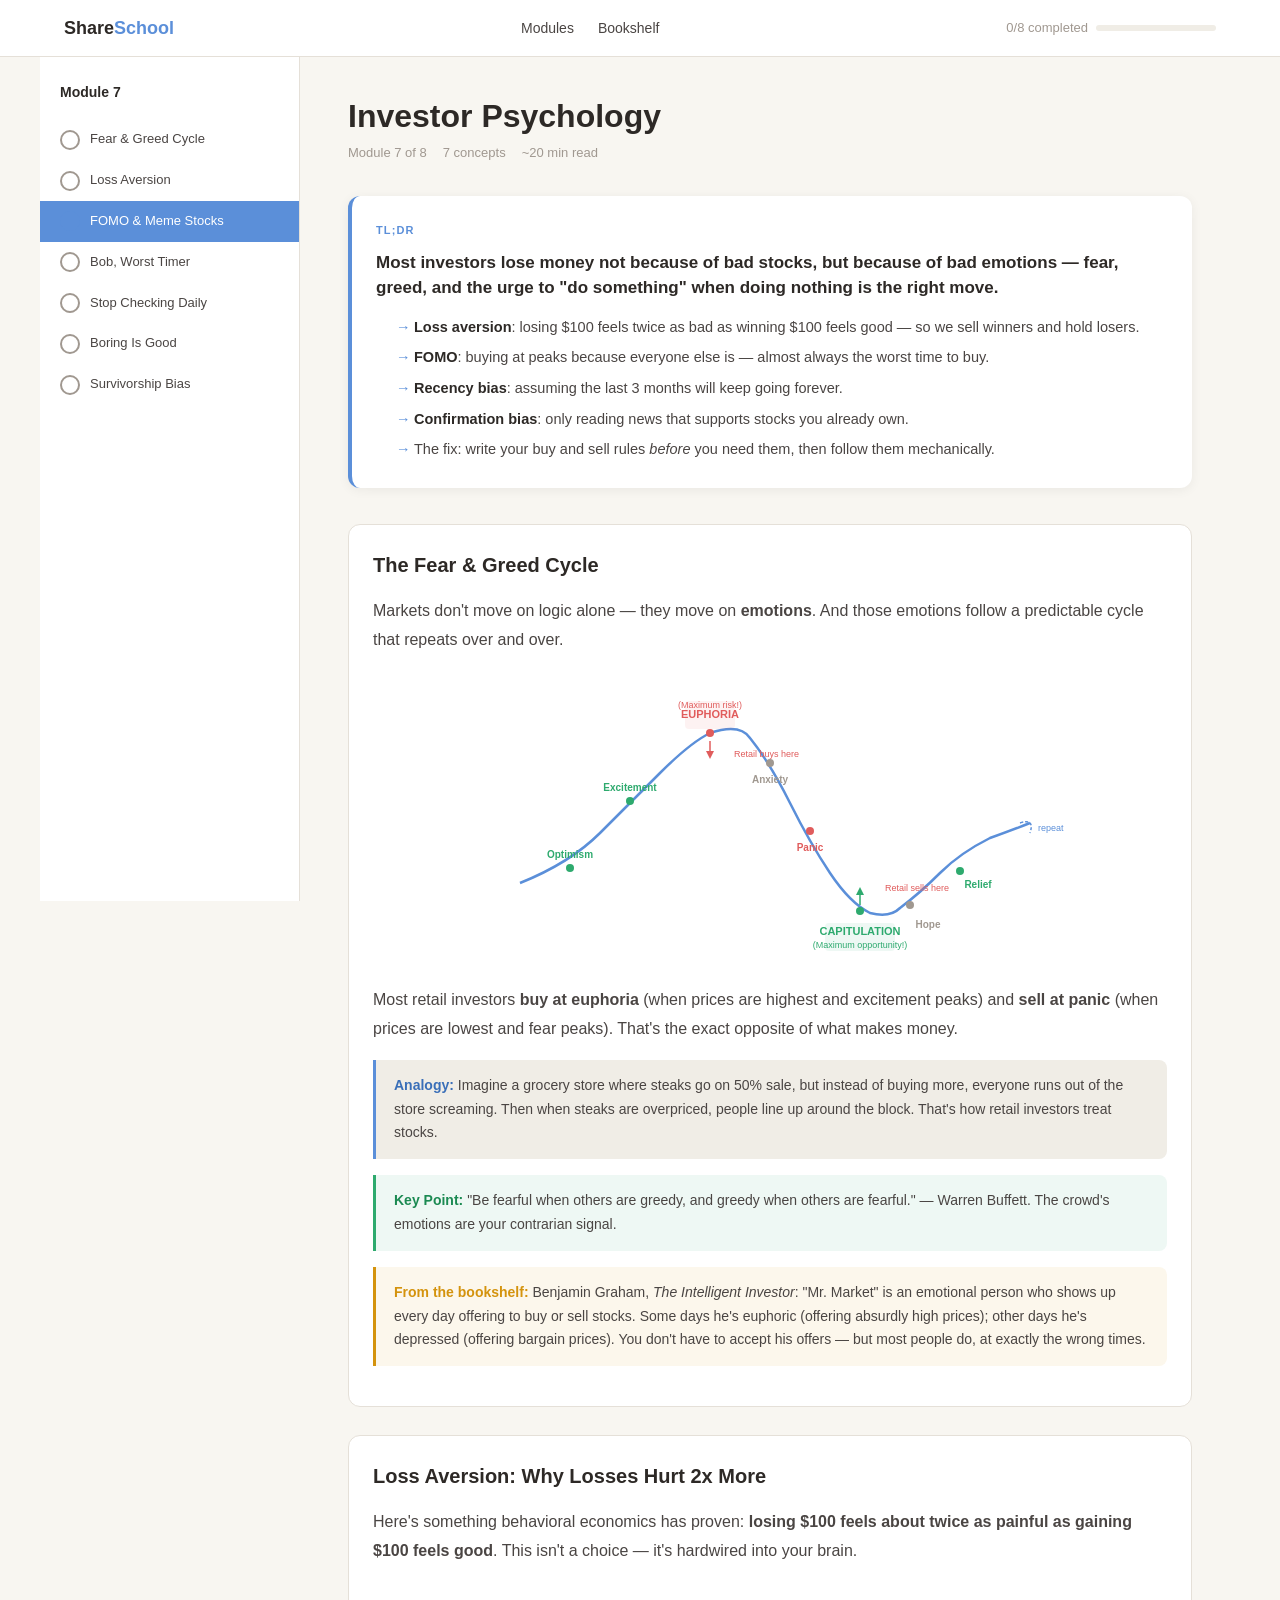
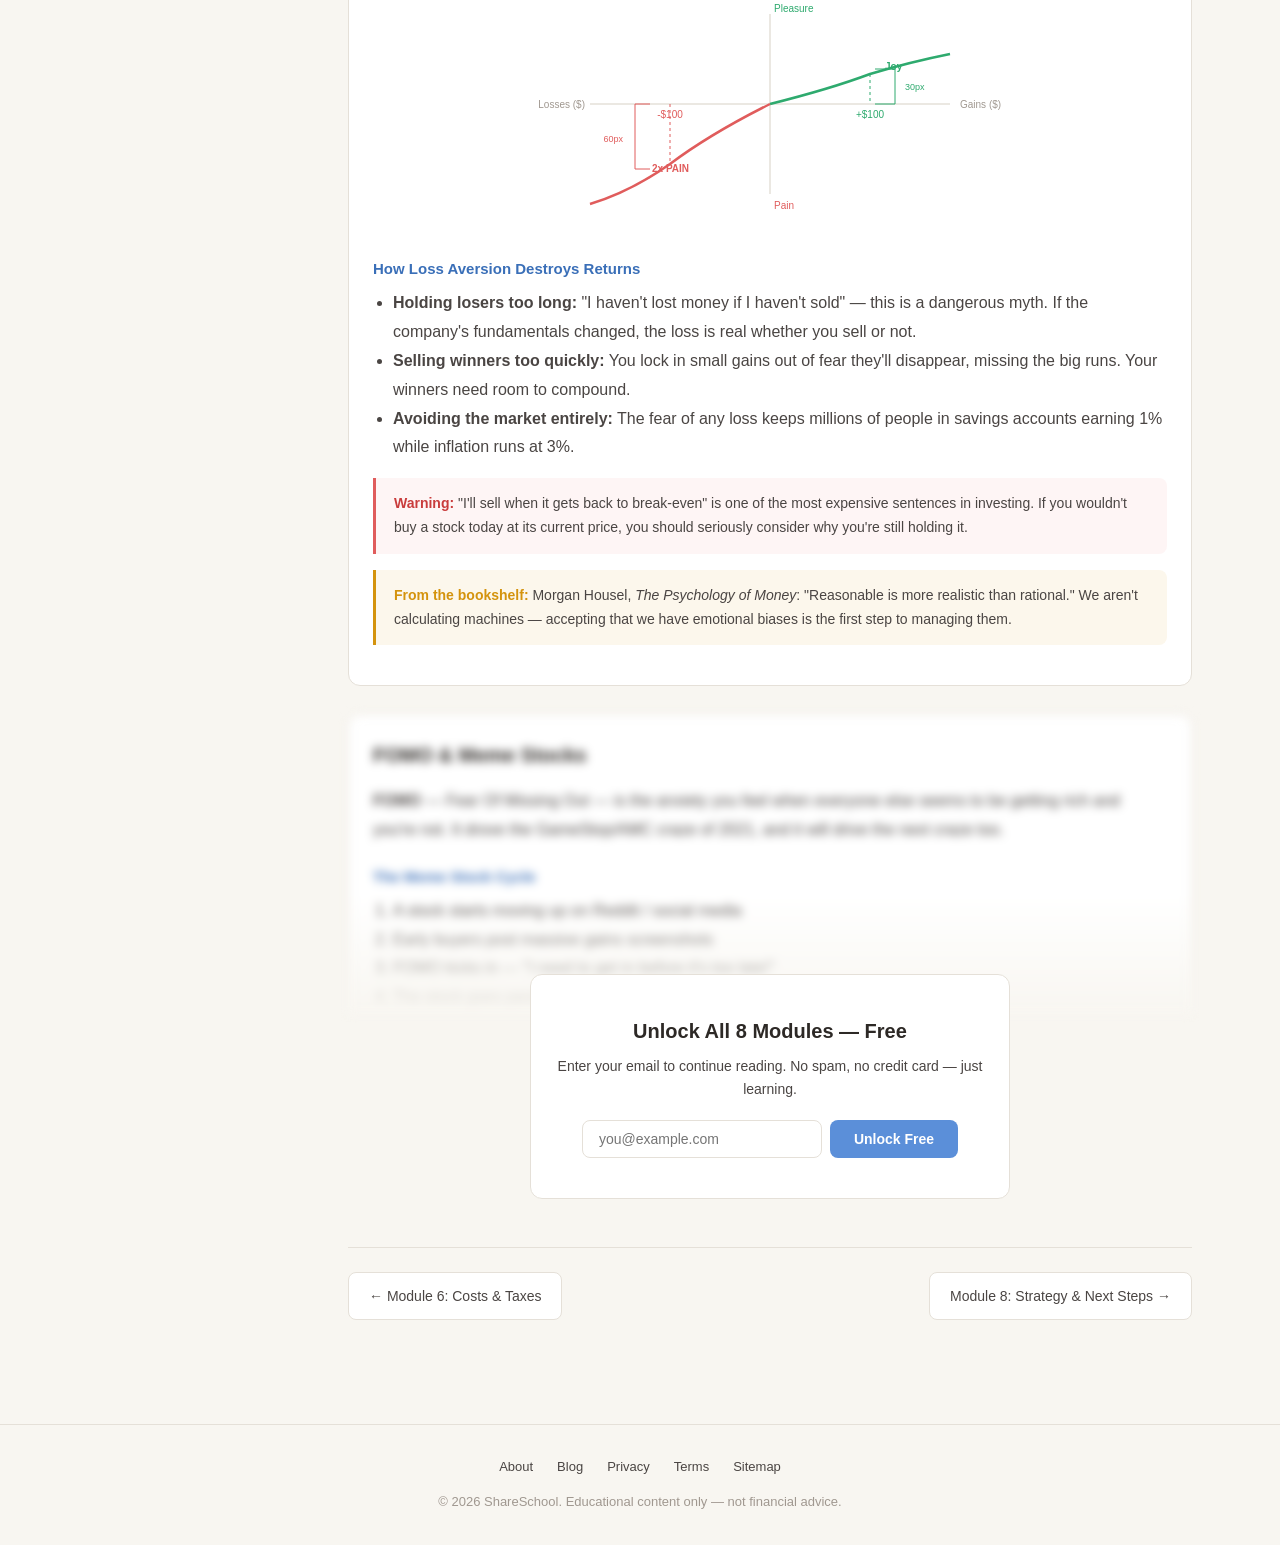
<file: modules/investor-psychology.html>
<!DOCTYPE html>
<html lang="en">
<head>
  <meta charset="UTF-8">
  <meta name="viewport" content="width=device-width, initial-scale=1.0">
  <title>Stock Market Psychology: Why You Panic Sell &amp; How to Stop — ShareSchool</title>
  <meta name="description" content="Learn about fear and greed cycles, FOMO, loss aversion, and why boring investing beats exciting trading. Behavioral finance for stock market beginners.">
  <link rel="canonical" href="https://shareschool.site/modules/investor-psychology.html">
  <meta property="og:title" content="Stock Market Psychology: Why You Panic Sell &amp; How to Stop — ShareSchool">
  <meta property="og:description" content="Fear &amp; greed cycles, FOMO, loss aversion, survivorship bias — behavioral finance explained for beginners.">
  <meta property="og:type" content="article">
  <meta property="og:url" content="https://shareschool.site/modules/investor-psychology.html">
  <meta property="og:image" content="https://shareschool.site/assets/og-image.png">
  <link rel="alternate" hreflang="en" href="https://shareschool.site/modules/investor-psychology.html">
  <link rel="stylesheet" href="../css/style.css">
  <!-- FAQ Schema -->
  <script type="application/ld+json">
  {
    "@context": "https://schema.org",
    "@type": "FAQPage",
    "mainEntity": [
      {
        "@type": "Question",
        "name": "What is the fear and greed cycle in the stock market?",
        "acceptedAnswer": {
          "@type": "Answer",
          "text": "The fear and greed cycle describes the emotional phases investors go through: Optimism, Excitement, Euphoria (danger zone), Anxiety, Panic, Capitulation (opportunity zone), Hope, and Relief — then it repeats. Most retail investors buy at euphoria and sell at panic, which is the exact opposite of what works."
        }
      },
      {
        "@type": "Question",
        "name": "What is loss aversion in investing?",
        "acceptedAnswer": {
          "@type": "Answer",
          "text": "Loss aversion is a behavioral bias where losing $100 feels about 2x as painful as gaining $100 feels good. This causes investors to hold losing stocks too long (hoping to break even) and sell winners too quickly (locking in small gains), which hurts long-term returns."
        }
      },
      {
        "@type": "Question",
        "name": "What is FOMO in stock trading?",
        "acceptedAnswer": {
          "@type": "Answer",
          "text": "FOMO (Fear Of Missing Out) is the anxiety that drives investors to buy stocks that have already surged in price because they see others profiting. This drove the GameStop/AMC meme stock craze of 2021, where most latecomers lost 50-90% of their investment."
        }
      },
      {
        "@type": "Question",
        "name": "Who is Bob the worst market timer?",
        "acceptedAnswer": {
          "@type": "Answer",
          "text": "Bob is a famous hypothetical investor who invested $184,000 total but only at the absolute worst times — right before the 1973 crash, 1987 crash, 2000 dot-com bust, and 2007 financial crisis. Despite this terrible timing, he still ended up with $1.16 million because he never sold. This proves time in the market beats timing the market."
        }
      },
      {
        "@type": "Question",
        "name": "What is survivorship bias in investing?",
        "acceptedAnswer": {
          "@type": "Answer",
          "text": "Survivorship bias means you only see the winners — the trader who turned $10k into $1M on Reddit — while the 99 traders who lost everything are invisible. Social media amplifies this by showing success stories and hiding failures, making risky strategies appear more successful than they really are."
        }
      }
    ]
  }
  </script>
</head>
<body>

<!-- Navigation -->
<nav class="site-nav">
  <div class="nav-inner">
    <a href="../index.html" class="nav-logo">Share<span>School</span></a>
    <ul class="nav-links">
      <li><a href="../index.html">Modules</a></li>
      <li><a href="../bookshelf.html">Bookshelf</a></li>
    </ul>
    <div class="nav-progress">
      <span class="nav-progress-text">0/8 completed</span>
      <div class="nav-progress-track">
        <div class="nav-progress-fill"></div>
      </div>
    </div>
    <button class="nav-hamburger" aria-label="Menu">
      <svg viewBox="0 0 24 24" fill="none" stroke="currentColor" stroke-width="2">
        <path d="M3 12h18M3 6h18M3 18h18"/>
      </svg>
    </button>
  </div>
</nav>

<!-- Module Layout -->
<div class="module-layout">
  <!-- Sidebar -->
  <aside class="module-sidebar">
    <div class="sidebar-title">Module 7</div>
    <a class="sidebar-item" data-kp="kp-feargreed"><span class="sidebar-icon pending"></span>Fear &amp; Greed Cycle</a>
    <a class="sidebar-item" data-kp="kp-lossaversion"><span class="sidebar-icon pending"></span>Loss Aversion</a>
    <a class="sidebar-item" data-kp="kp-fomo"><span class="sidebar-icon pending"></span>FOMO &amp; Meme Stocks</a>
    <a class="sidebar-item" data-kp="kp-bob"><span class="sidebar-icon pending"></span>Bob, Worst Timer</a>
    <a class="sidebar-item" data-kp="kp-stopchecking"><span class="sidebar-icon pending"></span>Stop Checking Daily</a>
    <a class="sidebar-item" data-kp="kp-boring"><span class="sidebar-icon pending"></span>Boring Is Good</a>
    <a class="sidebar-item" data-kp="kp-survivorship"><span class="sidebar-icon pending"></span>Survivorship Bias</a>
  </aside>

  <!-- Main Content -->
  <main class="module-content">
    <h1>Investor Psychology</h1>
    <div class="module-meta">
      <span>Module 7 of 8</span>
      <span>7 concepts</span>
      <span>~20 min read</span>
    </div>

    <div class="tldr-box">
      <span class="tldr-label">TL;DR</span>
      <p class="tldr-answer">Most investors lose money not because of bad stocks, but because of bad emotions — fear, greed, and the urge to "do something" when doing nothing is the right move.</p>
      <ul>
        <li><strong>Loss aversion</strong>: losing $100 feels twice as bad as winning $100 feels good — so we sell winners and hold losers.</li>
        <li><strong>FOMO</strong>: buying at peaks because everyone else is — almost always the worst time to buy.</li>
        <li><strong>Recency bias</strong>: assuming the last 3 months will keep going forever.</li>
        <li><strong>Confirmation bias</strong>: only reading news that supports stocks you already own.</li>
        <li>The fix: write your buy and sell rules <em>before</em> you need them, then follow them mechanically.</li>
      </ul>
    </div>

    <!-- KP 1: Fear & Greed Cycle -->
    <article class="kp-card" id="kp-feargreed">
      <h2>The Fear &amp; Greed Cycle</h2>
      <p>Markets don't move on logic alone — they move on <strong>emotions</strong>. And those emotions follow a predictable cycle that repeats over and over.</p>

      <!-- SVG: Emotional cycle with wavy price line -->
      <svg width="100%" height="280" viewBox="0 0 560 280" fill="none" xmlns="http://www.w3.org/2000/svg" style="margin:16px 0;" role="img" aria-label="The emotional cycle of investing: optimism, euphoria, panic, and recovery with a wavy price line">
        <!-- Price line (wavy) -->
        <path d="M30 200 Q80 180 110 150 Q140 120 170 90 Q200 60 220 50 Q250 40 260 55 Q280 80 300 120 Q320 160 340 190 Q360 220 380 230 Q400 235 410 225 Q430 210 450 190 Q470 170 500 155 Q520 148 540 140" stroke="#5b8fd9" stroke-width="2.5" fill="none"/>
        <!-- Emotion labels along the curve -->
        <circle cx="80" cy="185" r="4" fill="#2eaa6e"/>
        <text x="80" y="175" text-anchor="middle" font-size="10" fill="#2eaa6e" font-weight="600">Optimism</text>
        <circle cx="140" cy="118" r="4" fill="#2eaa6e"/>
        <text x="140" y="108" text-anchor="middle" font-size="10" fill="#2eaa6e" font-weight="600">Excitement</text>
        <circle cx="220" cy="50" r="4" fill="#e05c5c"/>
        <text x="220" y="35" text-anchor="middle" font-size="11" fill="#e05c5c" font-weight="700">EUPHORIA</text>
        <text x="220" y="25" text-anchor="middle" font-size="9" fill="#e05c5c">(Maximum risk!)</text>
        <!-- Danger zone highlight -->
        <rect x="195" y="18" width="50" height="28" rx="4" fill="rgba(224,92,92,0.08)" stroke="none"/>
        <circle cx="280" cy="80" r="4" fill="#a09890"/>
        <text x="280" y="100" text-anchor="middle" font-size="10" fill="#a09890" font-weight="600">Anxiety</text>
        <circle cx="320" cy="148" r="4" fill="#e05c5c"/>
        <text x="320" y="168" text-anchor="middle" font-size="10" fill="#e05c5c" font-weight="600">Panic</text>
        <circle cx="370" cy="228" r="4" fill="#2eaa6e"/>
        <text x="370" y="252" text-anchor="middle" font-size="11" fill="#2eaa6e" font-weight="700">CAPITULATION</text>
        <text x="370" y="265" text-anchor="middle" font-size="9" fill="#2eaa6e">(Maximum opportunity!)</text>
        <!-- Opportunity zone highlight -->
        <rect x="335" y="240" width="70" height="28" rx="4" fill="rgba(46,170,110,0.08)" stroke="none"/>
        <circle cx="420" cy="222" r="4" fill="#a09890"/>
        <text x="438" y="245" text-anchor="middle" font-size="10" fill="#a09890" font-weight="600">Hope</text>
        <circle cx="470" cy="188" r="4" fill="#2eaa6e"/>
        <text x="488" y="205" text-anchor="middle" font-size="10" fill="#2eaa6e" font-weight="600">Relief</text>
        <!-- Cycle arrow -->
        <path d="M530 140 Q545 135 540 150" stroke="#5b8fd9" stroke-width="1.5" fill="none" stroke-dasharray="3 2"/>
        <text x="548" y="148" font-size="9" fill="#5b8fd9">repeat</text>
        <!-- Retail investor arrows -->
        <path d="M220 58 L220 68" stroke="#e05c5c" stroke-width="1.5"/>
        <polygon points="216,68 220,76 224,68" fill="#e05c5c"/>
        <text x="244" y="74" font-size="9" fill="#e05c5c">Retail buys here</text>
        <path d="M370 222 L370 212" stroke="#2eaa6e" stroke-width="1.5"/>
        <polygon points="366,212 370,204 374,212" fill="#2eaa6e"/>
        <text x="395" y="208" font-size="9" fill="#e05c5c">Retail sells here</text>
      </svg>

      <p>Most retail investors <strong>buy at euphoria</strong> (when prices are highest and excitement peaks) and <strong>sell at panic</strong> (when prices are lowest and fear peaks). That's the exact opposite of what makes money.</p>

      <div class="analogy">
        Imagine a grocery store where steaks go on 50% sale, but instead of buying more, everyone runs out of the store screaming. Then when steaks are overpriced, people line up around the block. That's how retail investors treat stocks.
      </div>

      <div class="key-point">
        "Be fearful when others are greedy, and greedy when others are fearful." — Warren Buffett. The crowd's emotions are your contrarian signal.
      </div>

      <div class="book-ref">
        Benjamin Graham, <em>The Intelligent Investor</em>: "Mr. Market" is an emotional person who shows up every day offering to buy or sell stocks. Some days he's euphoric (offering absurdly high prices); other days he's depressed (offering bargain prices). You don't have to accept his offers — but most people do, at exactly the wrong times.
      </div>
    </article>

    <!-- KP 2: Loss Aversion -->
    <article class="kp-card" id="kp-lossaversion">
      <h2>Loss Aversion: Why Losses Hurt 2x More</h2>
      <p>Here's something behavioral economics has proven: <strong>losing $100 feels about twice as painful as gaining $100 feels good</strong>. This isn't a choice — it's hardwired into your brain.</p>

      <!-- SVG: Asymmetric pain/pleasure response -->
      <svg width="100%" height="220" viewBox="0 0 480 220" fill="none" xmlns="http://www.w3.org/2000/svg" style="margin:16px 0;" role="img" aria-label="Loss aversion: losing money hurts 2x more than gaining money feels good">
        <!-- Axes -->
        <line x1="240" y1="20" x2="240" y2="200" stroke="#e5e0d8" stroke-width="1.5"/>
        <line x1="60" y1="110" x2="420" y2="110" stroke="#e5e0d8" stroke-width="1.5"/>
        <!-- Axis labels -->
        <text x="430" y="114" font-size="10" fill="#a09890">Gains ($)</text>
        <text x="55" y="114" text-anchor="end" font-size="10" fill="#a09890">Losses ($)</text>
        <text x="244" y="18" font-size="10" fill="#2eaa6e">Pleasure</text>
        <text x="244" y="215" font-size="10" fill="#e05c5c">Pain</text>
        <!-- Gain curve (gentle upward) -->
        <path d="M240 110 Q300 95 340 80 Q380 68 420 60" stroke="#2eaa6e" stroke-width="2.5" fill="none"/>
        <!-- Loss curve (steep downward) -->
        <path d="M240 110 Q180 140 140 170 Q100 198 60 210" stroke="#e05c5c" stroke-width="2.5" fill="none"/>
        <!-- Reference points -->
        <line x1="340" y1="80" x2="340" y2="110" stroke="#2eaa6e" stroke-width="1" stroke-dasharray="3 3"/>
        <text x="340" y="124" text-anchor="middle" font-size="10" fill="#2eaa6e">+$100</text>
        <text x="355" y="76" font-size="10" fill="#2eaa6e" font-weight="600">Joy</text>
        <line x1="140" y1="110" x2="140" y2="170" stroke="#e05c5c" stroke-width="1" stroke-dasharray="3 3"/>
        <text x="140" y="124" text-anchor="middle" font-size="10" fill="#e05c5c">-$100</text>
        <text x="122" y="178" font-size="10" fill="#e05c5c" font-weight="700">2x PAIN</text>
        <!-- Comparison bracket -->
        <path d="M345 75 L365 75 L365 110 L345 110" stroke="#2eaa6e" stroke-width="1" fill="none"/>
        <text x="375" y="96" font-size="9" fill="#2eaa6e">30px</text>
        <path d="M120 110 L105 110 L105 175 L120 175" stroke="#e05c5c" stroke-width="1" fill="none"/>
        <text x="93" y="148" font-size="9" fill="#e05c5c" text-anchor="end">60px</text>
      </svg>

      <h3>How Loss Aversion Destroys Returns</h3>
      <ul>
        <li><strong>Holding losers too long:</strong> "I haven't lost money if I haven't sold" — this is a dangerous myth. If the company's fundamentals changed, the loss is real whether you sell or not.</li>
        <li><strong>Selling winners too quickly:</strong> You lock in small gains out of fear they'll disappear, missing the big runs. Your winners need room to compound.</li>
        <li><strong>Avoiding the market entirely:</strong> The fear of any loss keeps millions of people in savings accounts earning 1% while inflation runs at 3%.</li>
      </ul>

      <div class="warning-box">
        "I'll sell when it gets back to break-even" is one of the most expensive sentences in investing. If you wouldn't buy a stock today at its current price, you should seriously consider why you're still holding it.
      </div>

      <div class="book-ref">
        Morgan Housel, <em>The Psychology of Money</em>: "Reasonable is more realistic than rational." We aren't calculating machines — accepting that we have emotional biases is the first step to managing them.
      </div>
    </article>

    <!-- EMAIL GATE: After KP 2, remaining 5 KPs + quiz are gated -->
    <div class="email-gate-overlay" id="emailGate">
      <div class="email-gate-blur">

    <!-- KP 3: FOMO & Meme Stocks -->
    <article class="kp-card" id="kp-fomo">
      <h2>FOMO &amp; Meme Stocks</h2>
      <p><strong>FOMO</strong> — Fear Of Missing Out — is the anxiety you feel when everyone else seems to be getting rich and you're not. It drove the GameStop/AMC craze of 2021, and it will drive the next craze too.</p>

      <h3>The Meme Stock Cycle</h3>
      <ol>
        <li>A stock starts moving up on Reddit / social media</li>
        <li>Early buyers post massive gains screenshots</li>
        <li>FOMO kicks in — "I need to get in before it's too late!"</li>
        <li>The stock goes parabolic (up 500%, 1000%)</li>
        <li>Smart money sells to the latecomers</li>
        <li>The crash — latecomers lose 50-90%</li>
        <li>Silence. Nobody posts their losses.</li>
      </ol>

      <div class="analogy">
        When your barber, your Uber driver, and your cousin who never mentioned stocks before all start giving you stock tips — that's not a buy signal. That's the market telling you the smart money already sold to these latecomers.
      </div>

      <p>GameStop (GME) went from $20 to $480 in January 2021 — then back to $40. AMC went from $2 to $72 — then back to $4. The people who posted their wins on Reddit? They got in early. The people who saw those posts and FOMO'd in? Most bought near the top.</p>

      <div class="warning-box">
        Meme stocks are gambling, not investing. There's no underlying thesis about business value — just the hope that someone else will pay more than you did. That's called the "greater fool theory."
      </div>

      <div class="key-point">
        Reddit wisdom: "If your taxi driver is talking about a stock, the smart money already sold." By the time something is mainstream news, the opportunity has passed. Real investing is boring — and that's the point.
      </div>
    </article>

    <!-- KP 4: Bob, the World's Worst Market Timer -->
    <article class="kp-card" id="kp-bob">
      <h2>Bob, the World's Worst Market Timer</h2>
      <p>Meet Bob — the unluckiest investor in history. He saved up money and invested it in the S&P 500, but he had the <strong>worst possible timing every single time</strong>.</p>

      <!-- SVG: Timeline of Bob's investments -->
      <svg width="100%" height="200" viewBox="0 0 560 200" fill="none" xmlns="http://www.w3.org/2000/svg" style="margin:16px 0;" role="img" aria-label="Bob invested at every market peak but still ended up with 1.16 million dollars">
        <!-- Timeline axis -->
        <line x1="40" y1="120" x2="520" y2="120" stroke="#e5e0d8" stroke-width="2"/>
        <!-- Market line (simplified, showing peaks and crashes) -->
        <path d="M40 100 Q80 90 100 70 Q110 60 115 80 Q130 110 150 105 Q200 85 240 60 Q260 50 270 55 Q290 75 310 100 Q330 110 350 90 Q390 55 410 40 Q420 35 425 45 Q440 70 460 95 Q480 80 520 55" stroke="#5b8fd9" stroke-width="2" fill="none"/>
        <!-- Bob's buy points (at peaks, marked with red) -->
        <!-- 1973 -->
        <circle cx="100" cy="70" r="6" fill="#e05c5c" stroke="#ffffff" stroke-width="2"/>
        <line x1="100" y1="76" x2="100" y2="120" stroke="#e05c5c" stroke-width="1" stroke-dasharray="3 3"/>
        <text x="100" y="138" text-anchor="middle" font-size="9" fill="#e05c5c" font-weight="600">1973</text>
        <text x="100" y="150" text-anchor="middle" font-size="8" fill="#4a4543">$6,000</text>
        <text x="100" y="160" text-anchor="middle" font-size="7" fill="#a09890">Before crash</text>
        <!-- 1987 -->
        <circle cx="240" cy="60" r="6" fill="#e05c5c" stroke="#ffffff" stroke-width="2"/>
        <line x1="240" y1="66" x2="240" y2="120" stroke="#e05c5c" stroke-width="1" stroke-dasharray="3 3"/>
        <text x="240" y="138" text-anchor="middle" font-size="9" fill="#e05c5c" font-weight="600">1987</text>
        <text x="240" y="150" text-anchor="middle" font-size="8" fill="#4a4543">$46,000</text>
        <text x="240" y="160" text-anchor="middle" font-size="7" fill="#a09890">Black Monday</text>
        <!-- 2000 -->
        <circle cx="370" cy="60" r="6" fill="#e05c5c" stroke="#ffffff" stroke-width="2"/>
        <line x1="370" y1="66" x2="370" y2="120" stroke="#e05c5c" stroke-width="1" stroke-dasharray="3 3"/>
        <text x="370" y="138" text-anchor="middle" font-size="9" fill="#e05c5c" font-weight="600">2000</text>
        <text x="370" y="150" text-anchor="middle" font-size="8" fill="#4a4543">$68,000</text>
        <text x="370" y="160" text-anchor="middle" font-size="7" fill="#a09890">Dot-com bust</text>
        <!-- 2007 -->
        <circle cx="415" cy="40" r="6" fill="#e05c5c" stroke="#ffffff" stroke-width="2"/>
        <line x1="415" y1="46" x2="415" y2="120" stroke="#e05c5c" stroke-width="1" stroke-dasharray="3 3"/>
        <text x="415" y="138" text-anchor="middle" font-size="9" fill="#e05c5c" font-weight="600">2007</text>
        <text x="415" y="150" text-anchor="middle" font-size="8" fill="#4a4543">$64,000</text>
        <text x="415" y="160" text-anchor="middle" font-size="7" fill="#a09890">Financial crisis</text>
        <!-- Result -->
        <rect x="460" y="25" width="90" height="50" rx="8" fill="rgba(46,170,110,0.1)" stroke="#2eaa6e" stroke-width="1.5"/>
        <text x="505" y="45" text-anchor="middle" font-size="10" fill="#2eaa6e" font-weight="700">Result:</text>
        <text x="505" y="62" text-anchor="middle" font-size="13" fill="#2eaa6e" font-weight="800">$1.16M</text>
        <!-- Bottom summary -->
        <text x="280" y="185" text-anchor="middle" font-size="11" fill="#4a4543">Invested $184,000 total at the WORST times. Never sold. Still became a millionaire.</text>
      </svg>

      <h3>What Happened</h3>
      <ul>
        <li><strong>1973:</strong> Bob invested $6,000 right before a 48% crash</li>
        <li><strong>1987:</strong> Invested $46,000 right before Black Monday (-34%)</li>
        <li><strong>2000:</strong> Invested $68,000 right before the dot-com crash (-49%)</li>
        <li><strong>2007:</strong> Invested $64,000 right before the financial crisis (-52%)</li>
      </ul>

      <p>Total invested: $184,000. Final value: <strong>$1.16 million</strong>.</p>

      <p>Bob had the worst timing imaginable — and he still made 6x his money. Why? Because he never panicked, never sold, and let compound growth do its work over decades.</p>

      <div class="key-point">
        Time IN the market beats TIMING the market. Even perfect bad timing can't beat decades of patience. The only thing Bob did right was the most important thing: he never sold.
      </div>
    </article>

    <!-- KP 5: Stop Checking Your Portfolio Daily -->
    <article class="kp-card" id="kp-stopchecking">
      <h2>Stop Checking Your Portfolio Daily</h2>
      <p>Every time you open your brokerage app, you're rolling the dice on your emotional state. Here's why <strong>checking less often literally makes you a better investor</strong>:</p>

      <h3>The Probability of Seeing Green</h3>
      <table style="width:100%; border-collapse:collapse; font-size:14px; margin:16px 0;">
        <thead>
          <tr style="border-bottom:2px solid #e5e0d8;">
            <th style="text-align:left; padding:10px 8px; color:#2d2926;">Time Period</th>
            <th style="text-align:left; padding:10px 8px; color:#2eaa6e;">Chance of Positive Return</th>
            <th style="text-align:left; padding:10px 8px; color:#4a4543;">Your Emotional State</th>
          </tr>
        </thead>
        <tbody>
          <tr style="border-bottom:1px solid #e5e0d8;">
            <td style="padding:8px;">Daily</td>
            <td style="padding:8px; color:#e05c5c;">~50%</td>
            <td style="padding:8px;">Coin flip. Anxiety every day.</td>
          </tr>
          <tr style="border-bottom:1px solid #e5e0d8;">
            <td style="padding:8px;">Monthly</td>
            <td style="padding:8px; color:#d4930d;">~60%</td>
            <td style="padding:8px;">Slightly better. Still stressful.</td>
          </tr>
          <tr style="border-bottom:1px solid #e5e0d8;">
            <td style="padding:8px;">Annually</td>
            <td style="padding:8px; color:#2eaa6e;">~75%</td>
            <td style="padding:8px;">Mostly green. Much calmer.</td>
          </tr>
          <tr>
            <td style="padding:8px;">10 Years</td>
            <td style="padding:8px; color:#2eaa6e; font-weight:700;">~95%</td>
            <td style="padding:8px; font-weight:600;">Almost guaranteed positive.</td>
          </tr>
        </tbody>
      </table>

      <p>Studies show that daily portfolio checking <strong>increases the likelihood of panic selling by 3x</strong> compared to monthly checking. Every red day triggers your loss aversion, and each one tempts you to do something — usually the wrong thing.</p>

      <h3>The Action Plan</h3>
      <ul>
        <li>Delete stock price notifications from your phone</li>
        <li>Set a calendar reminder to check once a month (or once a quarter)</li>
        <li>Unfollow financial "hot take" accounts on social media</li>
        <li>Remember: the market doesn't need your supervision to grow</li>
      </ul>

      <div class="analogy">
        You don't dig up a seed every day to check if it's growing. You plant it, water it occasionally, and let time do the work. Your portfolio is the same — constant digging kills the growth.
      </div>

      <div class="key-point">
        The longer you zoom out, the better investing looks. Daily returns are a coin flip. Decade returns are almost always positive. Choose to see the bigger picture by checking less often.
      </div>
    </article>

    <!-- KP 6: Boring Investing Is Good Investing -->
    <article class="kp-card" id="kp-boring">
      <h2>"Boring Investing Is Good Investing"</h2>
      <p>Reddit's most upvoted investing wisdom: <strong>"If your investment strategy is exciting, you're doing it wrong."</strong></p>

      <p>The most successful investors in history are the most boring. Their strategy fits on an index card:</p>

      <ol>
        <li>Buy index funds (VOO, QQQ, VTI)</li>
        <li>Set up automatic monthly purchases</li>
        <li>Don't watch the financial news</li>
        <li>Check your portfolio once a quarter</li>
        <li>Repeat for 30 years</li>
        <li>Retire comfortably</li>
      </ol>

      <p>That's it. No "hot tips," no options trading, no crypto at 3am, no arguing about earnings calls. Just quiet, steady compounding.</p>

      <h3>Exciting vs Boring Investing</h3>
      <table style="width:100%; border-collapse:collapse; font-size:14px; margin:16px 0;">
        <thead>
          <tr style="border-bottom:2px solid #e5e0d8;">
            <th style="text-align:left; padding:10px 8px; color:#e05c5c;">Exciting (Dangerous)</th>
            <th style="text-align:left; padding:10px 8px; color:#2eaa6e;">Boring (Effective)</th>
          </tr>
        </thead>
        <tbody>
          <tr style="border-bottom:1px solid #e5e0d8;">
            <td style="padding:8px;">Day trading 10 stocks</td>
            <td style="padding:8px;">Owning 1-3 index funds</td>
          </tr>
          <tr style="border-bottom:1px solid #e5e0d8;">
            <td style="padding:8px;">Checking portfolio hourly</td>
            <td style="padding:8px;">Checking quarterly</td>
          </tr>
          <tr style="border-bottom:1px solid #e5e0d8;">
            <td style="padding:8px;">Great dinner party stories</td>
            <td style="padding:8px;">Nothing to talk about</td>
          </tr>
          <tr>
            <td style="padding:8px; color:#e05c5c;">Average result: lose money</td>
            <td style="padding:8px; color:#2eaa6e; font-weight:600;">Average result: build wealth</td>
          </tr>
        </tbody>
      </table>

      <div class="key-point">
        "The best investment strategy is the one you can stick with for decades." No one quits a boring strategy because it never panics them. No stories at dinner parties, but great retirement accounts.
      </div>

      <div class="book-ref">
        Morgan Housel, <em>The Psychology of Money</em>: "Doing well with money has little to do with how smart you are and a lot to do with how you behave." The behavioral advantage of being boring — no panic, no greed, no action — beats 99% of active strategies.
      </div>
    </article>

    <!-- KP 7: Survivorship Bias -->
    <article class="kp-card" id="kp-survivorship">
      <h2>Survivorship Bias: The Invisible Losers</h2>
      <p>On Reddit, you see the trader who turned $10,000 into $1,000,000. What you <strong>don't see</strong> are the 99 traders who tried the same strategy and lost everything. This is <strong>survivorship bias</strong> — the most dangerous illusion in investing.</p>

      <!-- SVG: Visible success vs invisible failures -->
      <svg width="100%" height="220" viewBox="0 0 500 220" fill="none" xmlns="http://www.w3.org/2000/svg" style="margin:16px 0;" role="img" aria-label="Survivorship bias: 1 visible winner hides 99 invisible losers">
        <!-- Spotlight / visible area -->
        <rect x="30" y="20" width="140" height="160" rx="10" fill="rgba(212,147,13,0.08)" stroke="#d4930d" stroke-width="1.5"/>
        <text x="100" y="42" text-anchor="middle" font-size="11" fill="#d4930d" font-weight="700">VISIBLE</text>
        <text x="100" y="56" text-anchor="middle" font-size="9" fill="#a09890">(what you see on social media)</text>
        <!-- Winner figure -->
        <circle cx="100" cy="90" r="20" fill="rgba(46,170,110,0.15)" stroke="#2eaa6e" stroke-width="2"/>
        <text x="100" y="95" text-anchor="middle" font-size="16" fill="#2eaa6e" font-weight="700">1</text>
        <text x="100" y="125" text-anchor="middle" font-size="11" fill="#2eaa6e" font-weight="600">$10K to $1M</text>
        <text x="100" y="140" text-anchor="middle" font-size="9" fill="#4a4543">Goes viral on Reddit</text>
        <text x="100" y="155" text-anchor="middle" font-size="9" fill="#4a4543">"I'm a genius!"</text>
        <text x="100" y="170" text-anchor="middle" font-size="9" fill="#a09890">100K upvotes</text>
        <!-- Hidden / dark area -->
        <rect x="200" y="20" width="280" height="160" rx="10" fill="rgba(74,69,67,0.06)" stroke="#a09890" stroke-width="1.5" stroke-dasharray="4 3"/>
        <text x="340" y="42" text-anchor="middle" font-size="11" fill="#a09890" font-weight="700">INVISIBLE</text>
        <text x="340" y="56" text-anchor="middle" font-size="9" fill="#a09890">(what nobody posts about)</text>
        <!-- Loser figures (many, faded) -->
        <circle cx="240" cy="85" r="12" fill="rgba(224,92,92,0.08)" stroke="#e05c5c" stroke-width="1" opacity="0.5"/>
        <circle cx="275" cy="90" r="12" fill="rgba(224,92,92,0.08)" stroke="#e05c5c" stroke-width="1" opacity="0.4"/>
        <circle cx="310" cy="82" r="12" fill="rgba(224,92,92,0.08)" stroke="#e05c5c" stroke-width="1" opacity="0.5"/>
        <circle cx="345" cy="88" r="12" fill="rgba(224,92,92,0.08)" stroke="#e05c5c" stroke-width="1" opacity="0.3"/>
        <circle cx="380" cy="84" r="12" fill="rgba(224,92,92,0.08)" stroke="#e05c5c" stroke-width="1" opacity="0.4"/>
        <circle cx="415" cy="90" r="12" fill="rgba(224,92,92,0.08)" stroke="#e05c5c" stroke-width="1" opacity="0.5"/>
        <circle cx="450" cy="86" r="12" fill="rgba(224,92,92,0.08)" stroke="#e05c5c" stroke-width="1" opacity="0.3"/>
        <circle cx="255" cy="115" r="12" fill="rgba(224,92,92,0.08)" stroke="#e05c5c" stroke-width="1" opacity="0.3"/>
        <circle cx="290" cy="120" r="12" fill="rgba(224,92,92,0.08)" stroke="#e05c5c" stroke-width="1" opacity="0.4"/>
        <circle cx="325" cy="112" r="12" fill="rgba(224,92,92,0.08)" stroke="#e05c5c" stroke-width="1" opacity="0.5"/>
        <circle cx="360" cy="118" r="12" fill="rgba(224,92,92,0.08)" stroke="#e05c5c" stroke-width="1" opacity="0.3"/>
        <circle cx="395" cy="114" r="12" fill="rgba(224,92,92,0.08)" stroke="#e05c5c" stroke-width="1" opacity="0.4"/>
        <circle cx="430" cy="120" r="12" fill="rgba(224,92,92,0.08)" stroke="#e05c5c" stroke-width="1" opacity="0.3"/>
        <text x="340" y="152" text-anchor="middle" font-size="12" fill="#e05c5c" font-weight="600">99 people who lost $10K+</text>
        <text x="340" y="168" text-anchor="middle" font-size="9" fill="#a09890">Deleted their accounts. Never posted.</text>
        <!-- Bottom label -->
        <text x="250" y="205" text-anchor="middle" font-size="12" fill="#4a4543" font-weight="600">You only see 1% of the results. The other 99% are silent losses.</text>
      </svg>

      <h3>Where Survivorship Bias Hides</h3>
      <ul>
        <li><strong>Social media:</strong> People screenshot wins, not losses. The feed is 100% winners.</li>
        <li><strong>Stock picking:</strong> You hear about the stocks that went up 500%. You don't hear about the thousands that went to zero.</li>
        <li><strong>"Self-made" fund managers:</strong> You see the ones who beat the market. The ones who failed closed their funds — they don't show up in performance data anymore.</li>
        <li><strong>Crypto millionaires:</strong> For every crypto millionaire story, there are thousands who lost their savings. They're just not on your feed.</li>
      </ul>

      <div class="analogy">
        Imagine a room with 1,000 people flipping coins. After 10 flips, about 1 person has gotten heads 10 times in a row. That person writes a book called "My Coin-Flipping Strategy." The other 999 people? Nobody interviews them.
      </div>

      <div class="key-point">
        Before copying anyone's "winning strategy," ask: how many people tried this and failed? If you can't see the losers, you can't assess the real odds. Index funds win precisely because they don't rely on being the lucky survivor.
      </div>

      <div class="book-ref">
        Morgan Housel, <em>The Psychology of Money</em>: "The world is driven by tail events — a tiny number of events account for the majority of outcomes." The winners you see are tail events. The strategy that works for most people — boring index funds — never makes headlines.
      </div>
    </article>

    <!-- Quiz Section -->
    <section class="quiz-section">
      <h2>Module 7 Quiz</h2>
      <p style="color:#a09890; font-size:14px; margin-bottom:24px;">Answer all correctly to complete this module. You can retry as many times as you want.</p>

      <div class="quiz-question-block">
        <p class="quiz-q-text"><span class="quiz-q-num">Q1.</span> Most retail investors lose money because they:</p>
        <div class="quiz-options">
          <div class="quiz-option">Don't research companies enough before buying</div>
          <div class="quiz-option">Use brokers with high fees</div>
          <div class="quiz-option">Buy at euphoria and sell at panic — opposite of what works</div>
          <div class="quiz-option">Invest in too many index funds</div>
        </div>
        <div class="quiz-feedback"></div>
      </div>

      <div class="quiz-question-block">
        <p class="quiz-q-text"><span class="quiz-q-num">Q2.</span> Loss aversion means:</p>
        <div class="quiz-options">
          <div class="quiz-option">People always avoid risky investments</div>
          <div class="quiz-option">Losing $100 hurts about 2x more than gaining $100 feels good</div>
          <div class="quiz-option">Losses are inevitable in the stock market</div>
          <div class="quiz-option">You should sell as soon as a stock drops</div>
        </div>
        <div class="quiz-feedback"></div>
      </div>

      <div class="quiz-question-block">
        <p class="quiz-q-text"><span class="quiz-q-num">Q3.</span> Bob invested at the WORST times but still made money because:</p>
        <div class="quiz-options">
          <div class="quiz-option">He picked the right stocks</div>
          <div class="quiz-option">He used options to hedge his risk</div>
          <div class="quiz-option">He got lucky with market timing</div>
          <div class="quiz-option">He never sold — time in the market beats timing the market</div>
        </div>
        <div class="quiz-feedback"></div>
      </div>

      <div class="quiz-question-block">
        <p class="quiz-q-text"><span class="quiz-q-num">Q4.</span> Checking your portfolio daily makes you:</p>
        <div class="quiz-options">
          <div class="quiz-option">More likely to panic sell</div>
          <div class="quiz-option">A better-informed investor</div>
          <div class="quiz-option">More patient with your holdings</div>
          <div class="quiz-option">More likely to find good deals</div>
        </div>
        <div class="quiz-feedback"></div>
      </div>

      <div class="quiz-question-block">
        <p class="quiz-q-text"><span class="quiz-q-num">Q5.</span> Survivorship bias means:</p>
        <div class="quiz-options">
          <div class="quiz-option">Only strong companies survive bear markets</div>
          <div class="quiz-option">Long-term investors always profit</div>
          <div class="quiz-option">You only see the winners, not the majority who lost</div>
          <div class="quiz-option">Index funds outperform because they hold survivors</div>
        </div>
        <div class="quiz-feedback"></div>
      </div>

      <div class="quiz-question-block">
        <p class="quiz-q-text"><span class="quiz-q-num">Q6.</span> "If your investment strategy is exciting..."</p>
        <div class="quiz-options">
          <div class="quiz-option">...you're on your way to great returns</div>
          <div class="quiz-option">...you're probably doing it wrong</div>
          <div class="quiz-option">...you should share it on Reddit</div>
          <div class="quiz-option">...you need more diversification</div>
        </div>
        <div class="quiz-feedback"></div>
      </div>

      <div class="quiz-question-block">
        <p class="quiz-q-text"><span class="quiz-q-num">Q7.</span> Benjamin Graham's 'Mr. Market' teaches us:</p>
        <div class="quiz-options">
          <div class="quiz-option">Always buy when the market is down</div>
          <div class="quiz-option">The market is always correctly priced</div>
          <div class="quiz-option">You should trade every day to beat Mr. Market</div>
          <div class="quiz-option">The market offers prices daily, but you don't have to act on them</div>
        </div>
        <div class="quiz-feedback"></div>
      </div>

      <div class="quiz-result">
        <div class="score">0/7</div>
        <div class="score-label">Get all 7 correct to complete this module</div>
        <button class="retry-btn">Try Again</button>
      </div>
    </section>

      </div><!-- end .email-gate-blur -->
      <div class="email-gate-box">
        <h3>Unlock All 8 Modules — Free</h3>
        <p>Enter your email to continue reading. No spam, no credit card — just learning.</p>
        <form class="email-gate-form">
          <input type="email" placeholder="you@example.com" required>
          <button type="submit">Unlock Free</button>
        </form>
        <p class="email-gate-msg"></p>
      </div>
    </div><!-- end .email-gate-overlay -->

    <!-- Module Navigation -->
    <div class="module-nav">
      <a href="costs-and-taxes.html">&larr; Module 6: Costs &amp; Taxes</a>
      <a href="strategy-and-next-steps.html" class="nav-next">Module 8: Strategy &amp; Next Steps &rarr;</a>
    </div>
  </main>
</div>

<!-- Footer -->
<footer class="site-footer">
  <div class="footer-links">
    <a href="/about.html">About</a>
    <a href="/blog/">Blog</a>
    <a href="/privacy.html">Privacy</a>
    <a href="/terms.html">Terms</a>
    <a href="/sitemap.xml">Sitemap</a>
  </div>
  <p>&copy; 2026 ShareSchool. Educational content only — not financial advice.</p>
</footer>

<script src="../js/shared.js"></script>
<script>
  // Quiz data for Module 7
  const quizData = [
    { answer: 2, explanation: "The fear & greed cycle shows that most retail investors buy at euphoria (peak prices) and sell at capitulation (lowest prices) — the exact opposite of buying low and selling high." },
    { answer: 1, explanation: "Loss aversion is a proven behavioral bias: the pain of losing $100 is about 2x stronger than the pleasure of gaining $100. This causes people to hold losers too long and sell winners too quickly." },
    { answer: 3, explanation: "Bob invested $184,000 at the worst possible times — right before every major crash. But because he never sold, compound growth turned it into $1.16 million. Time in the market beats timing the market." },
    { answer: 0, explanation: "Daily checking means seeing red about 50% of days. Each red day triggers loss aversion and the urge to 'do something.' Studies show daily checkers are 3x more likely to panic sell." },
    { answer: 2, explanation: "Survivorship bias means you only see the winners on social media and in the news. The 99 people who tried the same strategy and lost are invisible — they deleted their accounts and stayed silent." },
    { answer: 1, explanation: "Boring investing — index funds, automatic purchases, checking quarterly — beats exciting trading for 90%+ of people. No dinner party stories, but great retirement accounts." },
    { answer: 3, explanation: "Graham's 'Mr. Market' is an emotional character who offers to buy or sell stocks every day at different prices. The key lesson: you don't have to accept his offer. Patience and discipline beat reacting to daily price swings." }
  ];

  document.addEventListener('DOMContentLoaded', () => {
    ShareSchool.init({
      emailGate: true,
      moduleId: 'm7',
      totalKps: 7,
      quizData: quizData
    });
  });
</script>
</body>
</html>
</file>
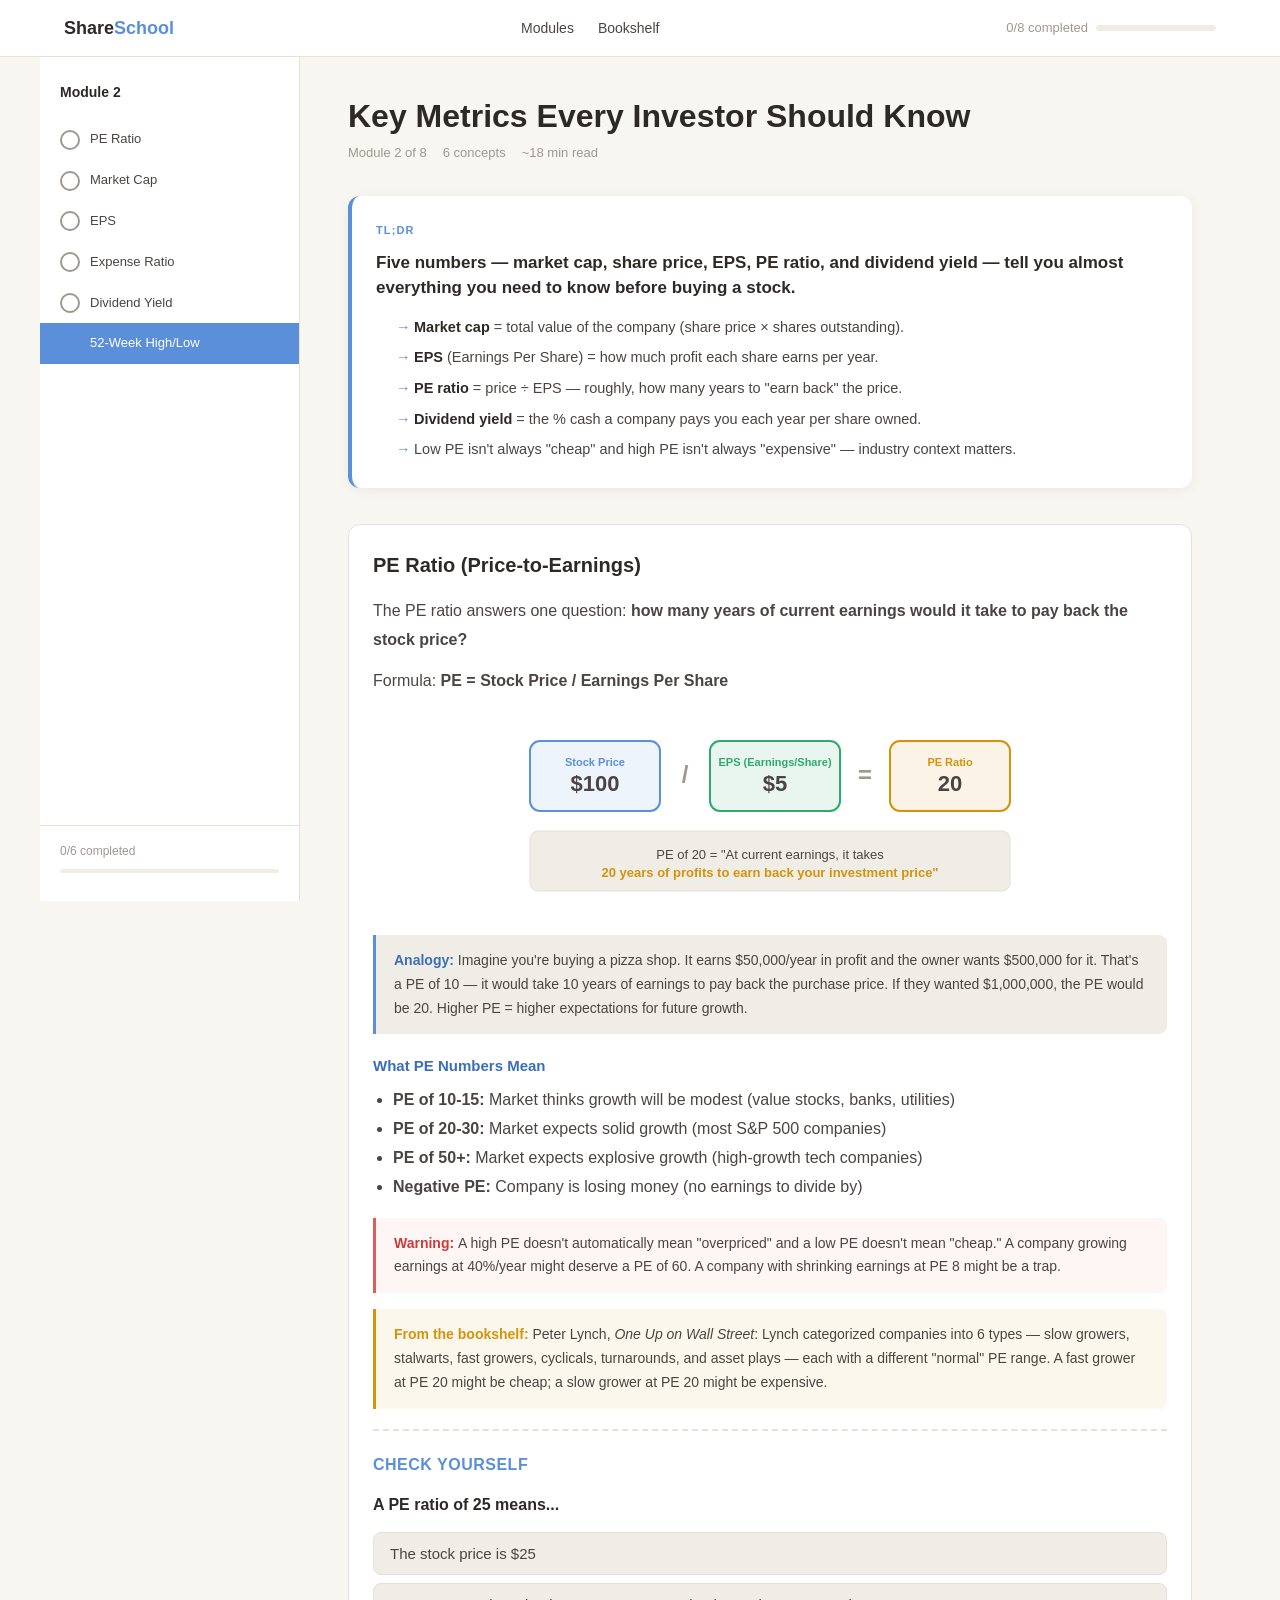
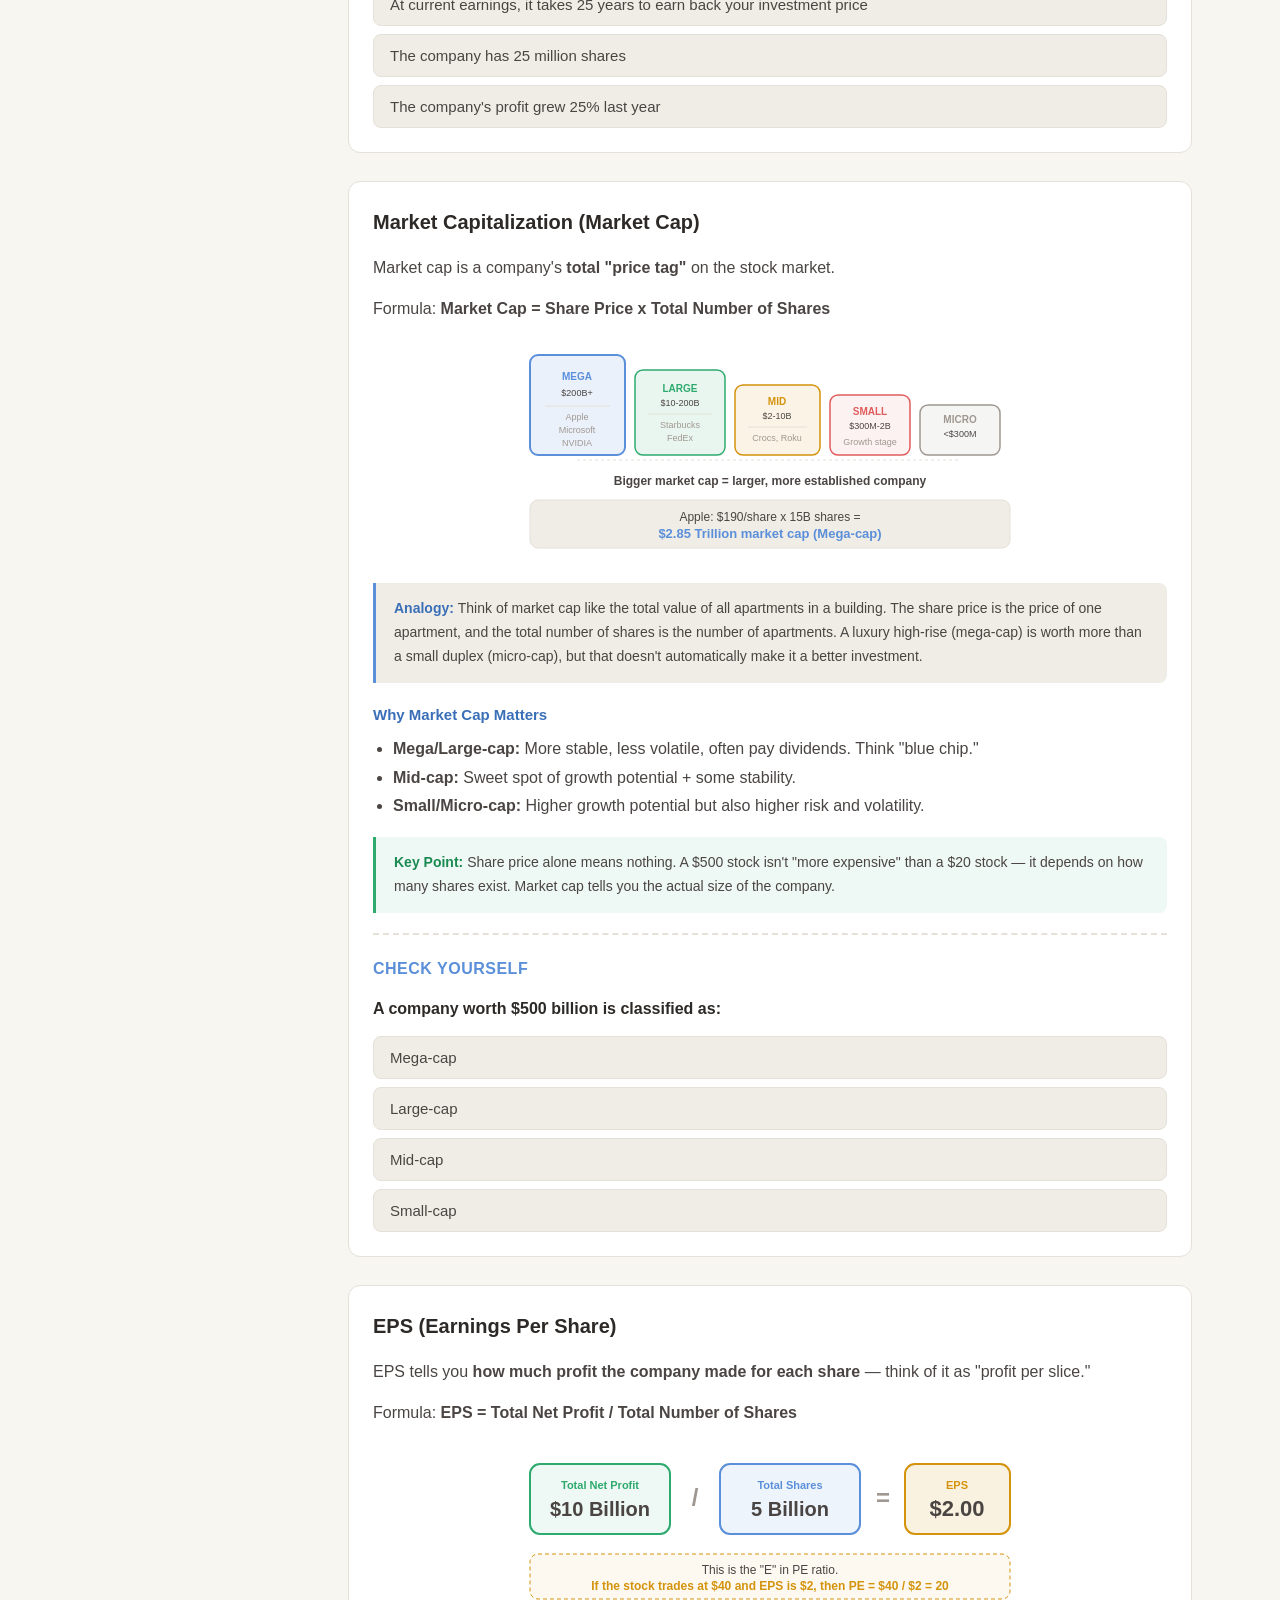
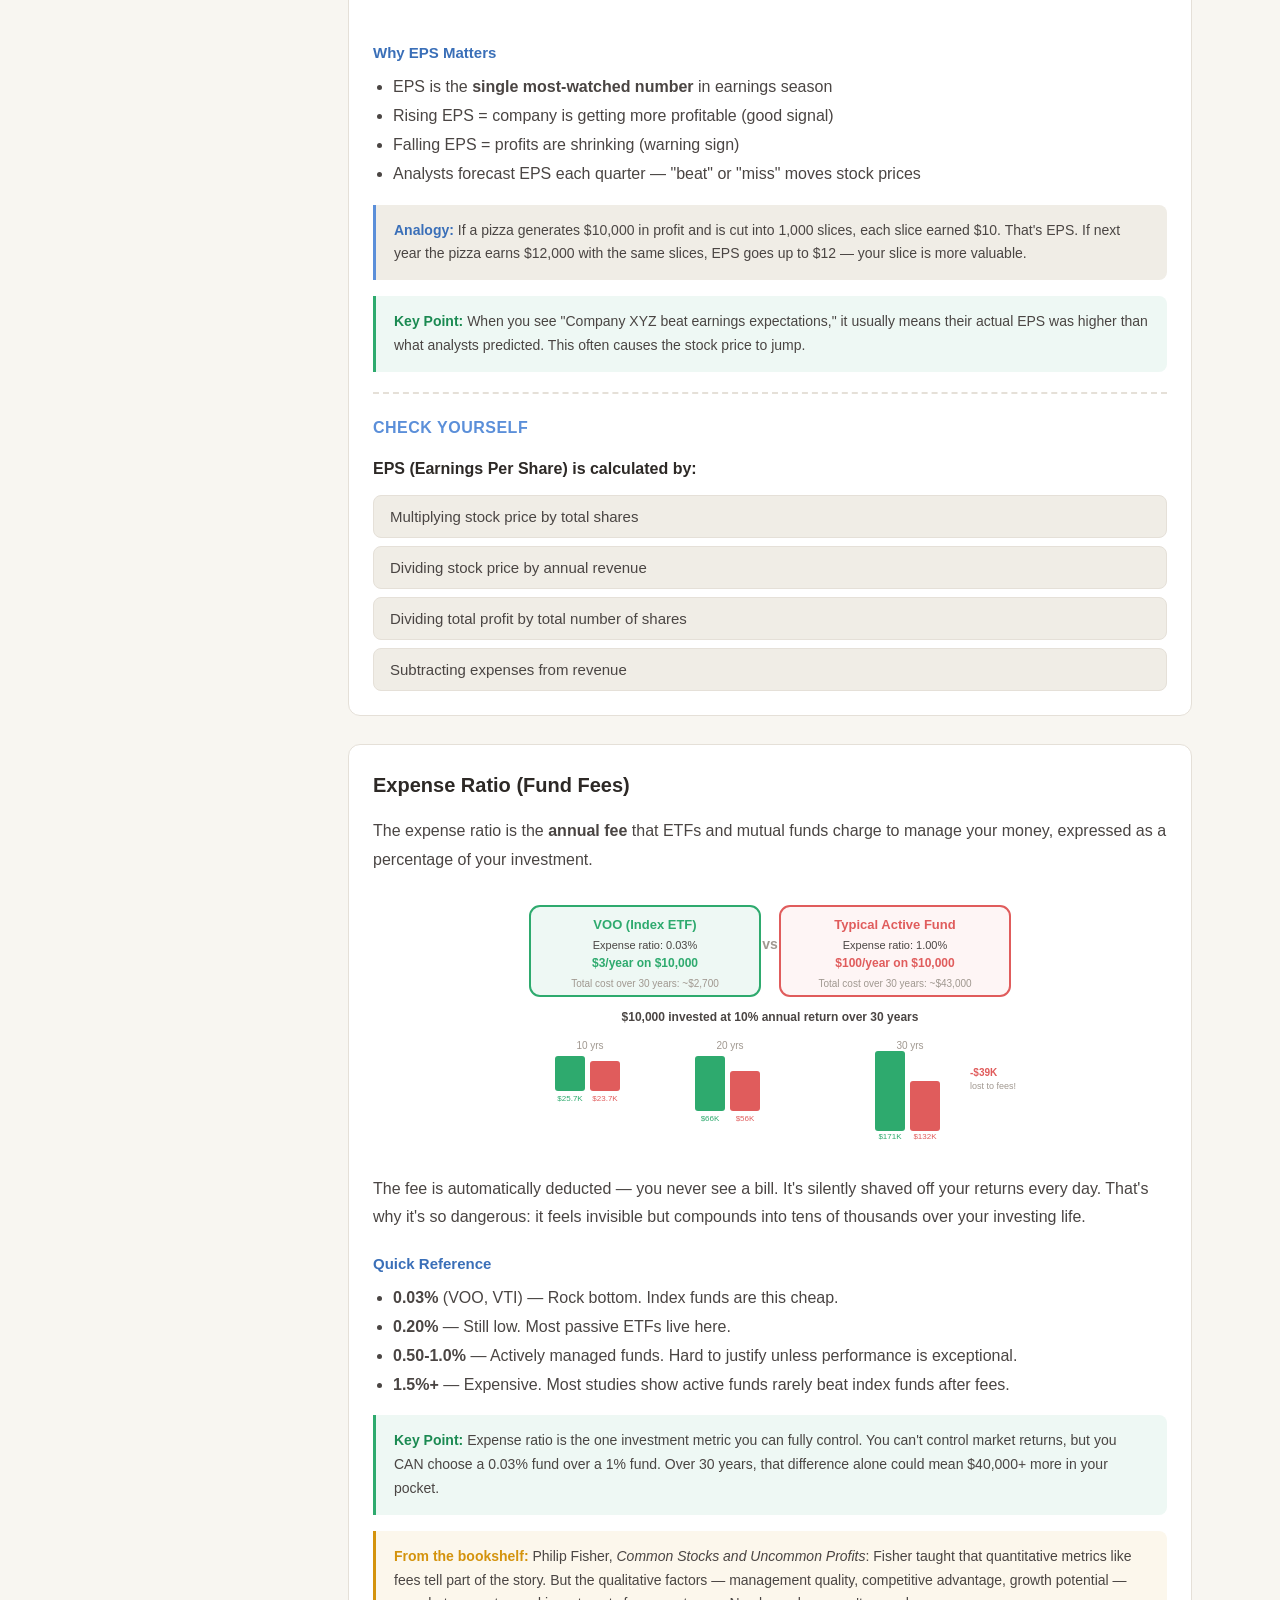
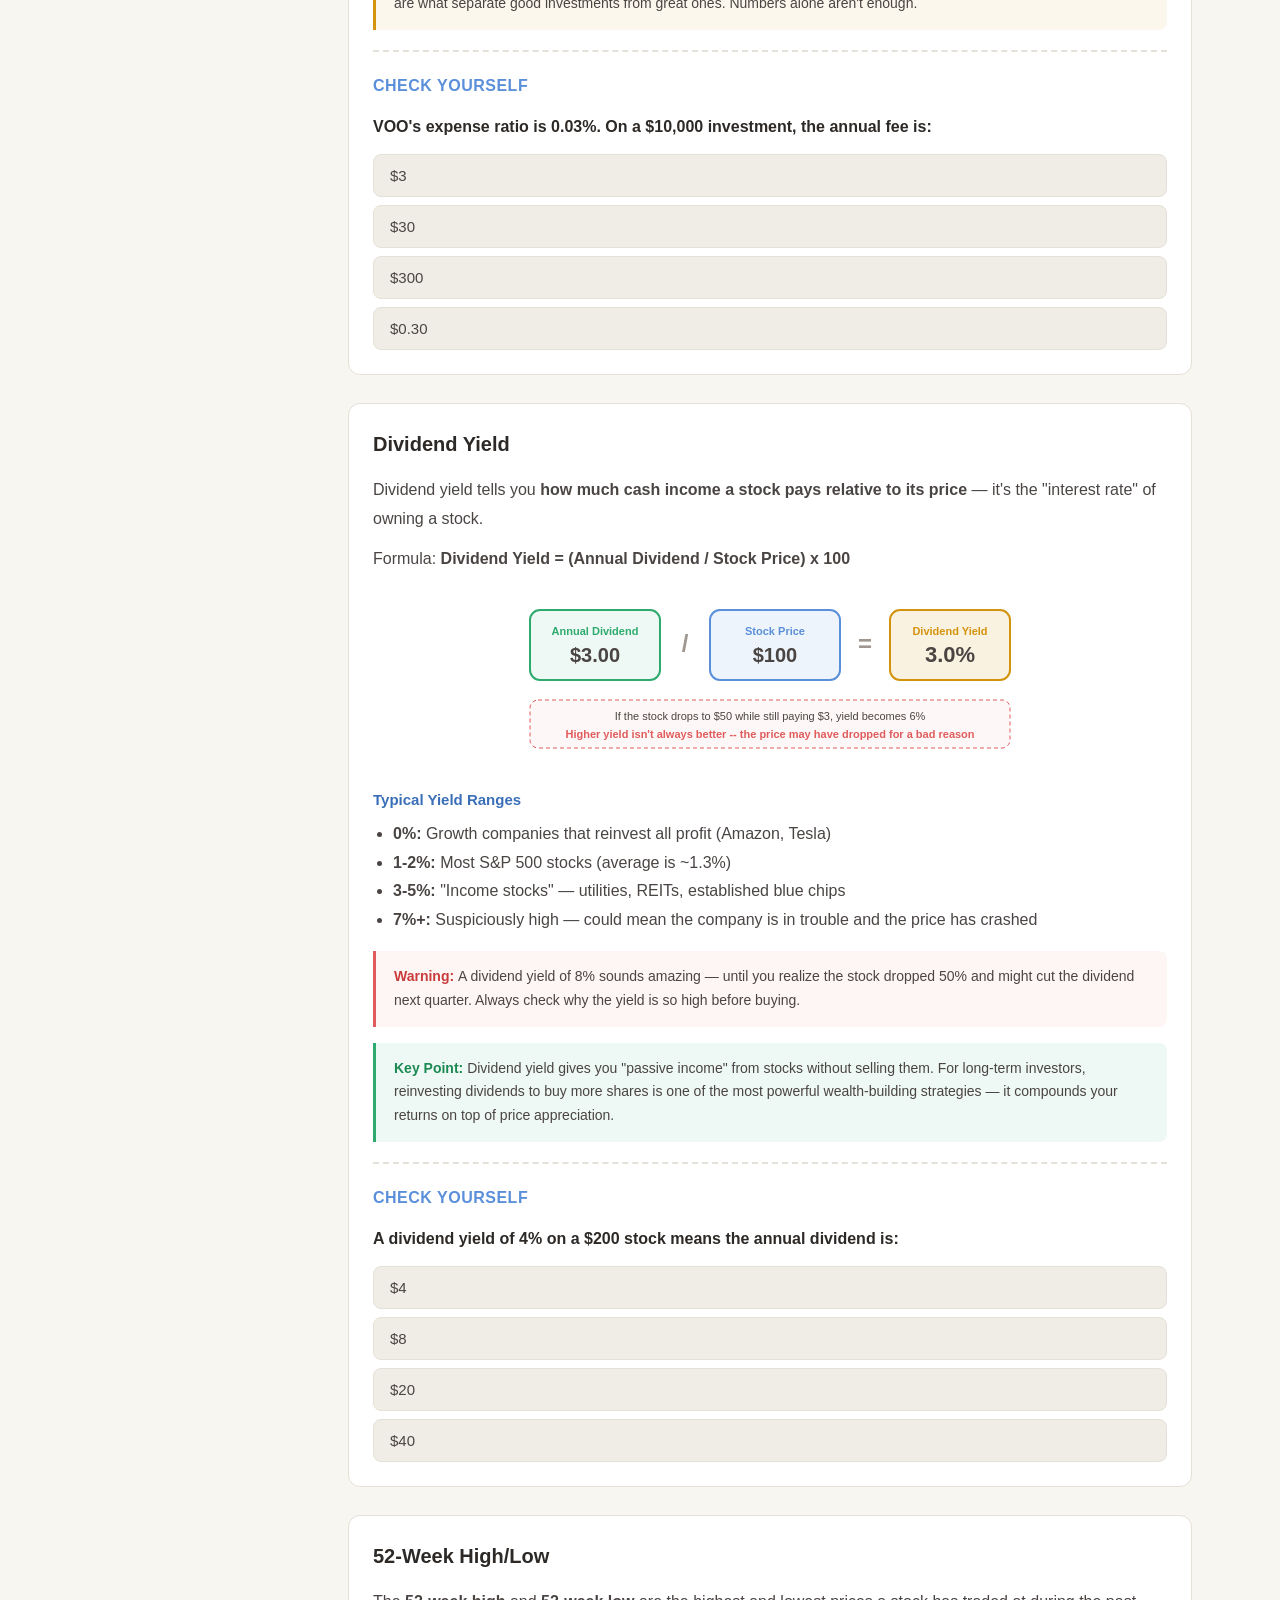
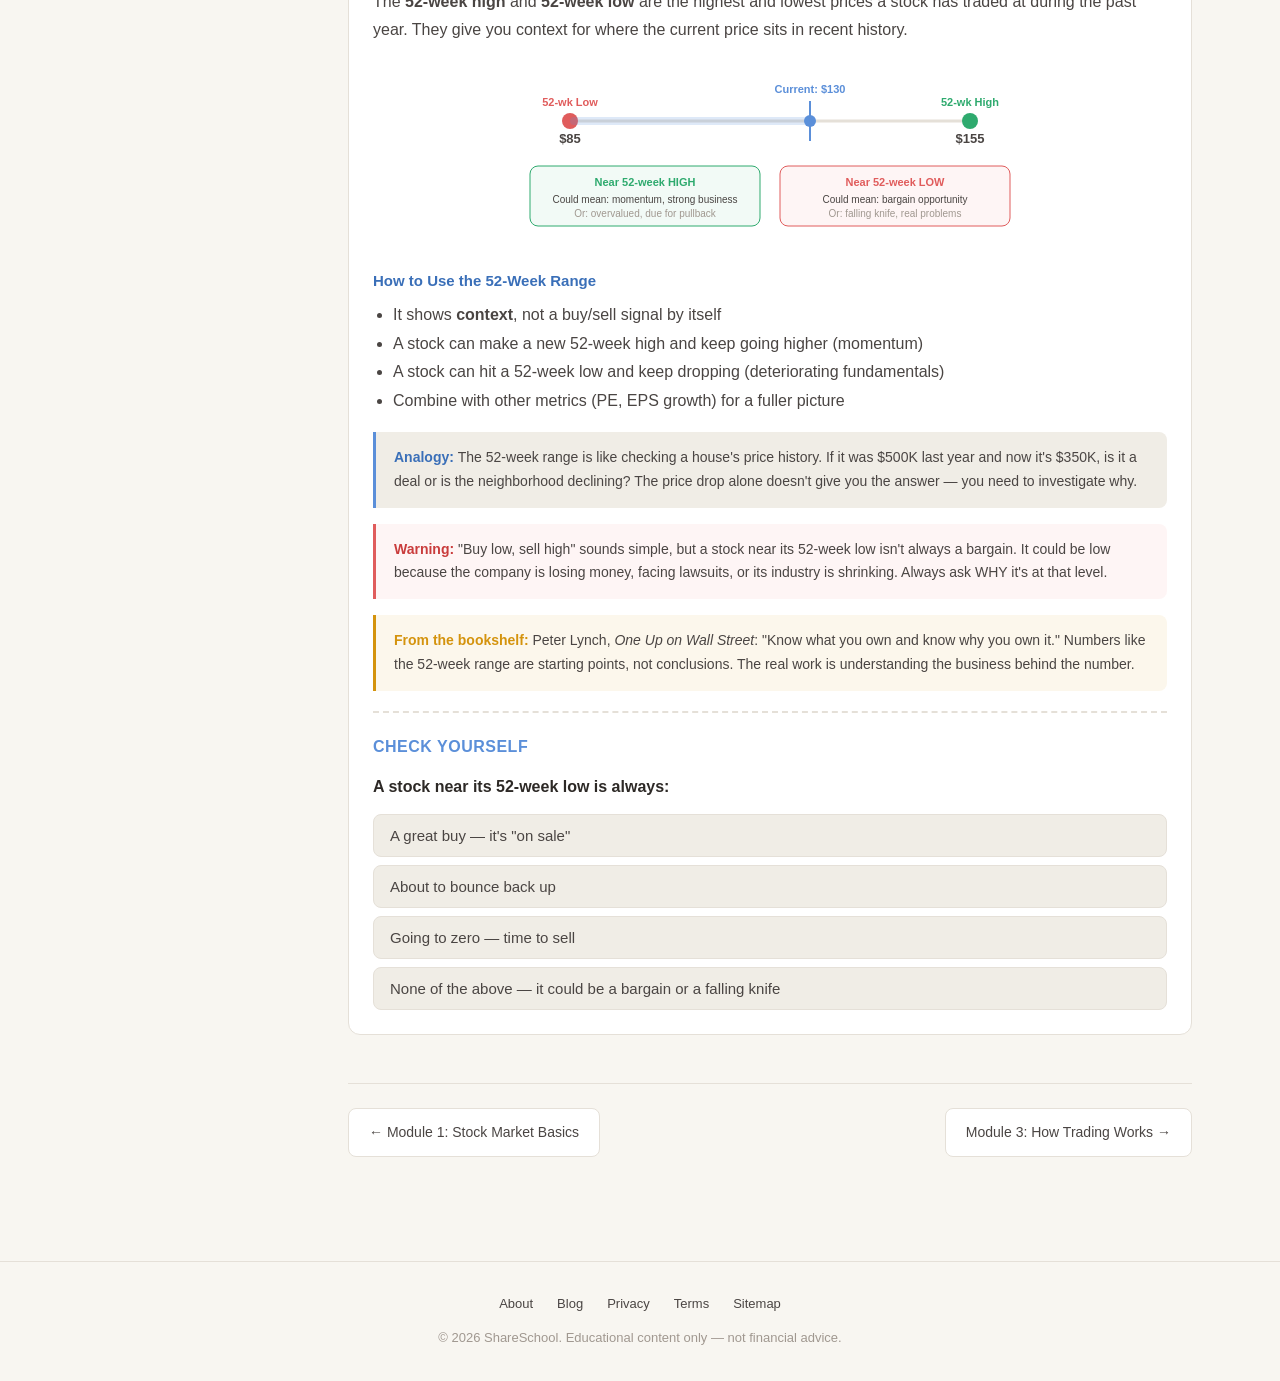
<file: modules/key-metrics.html>
<!DOCTYPE html>
<html lang="en">
<head>
  <meta charset="UTF-8">
  <meta name="viewport" content="width=device-width, initial-scale=1.0">
  <title>PE Ratio, Market Cap &amp; EPS Explained Simply — ShareSchool</title>
  <meta name="description" content="Learn what PE ratio, market cap, EPS, and expense ratio mean in plain English. Simple explanations with visual examples for stock market beginners.">
  <link rel="canonical" href="https://shareschool.site/modules/key-metrics.html">
  <meta property="og:title" content="PE Ratio, Market Cap & EPS Explained Simply — ShareSchool">
  <meta property="og:description" content="PE ratio, market cap, EPS, expense ratio, dividend yield, 52-week high/low — explained with real-world analogies for beginners.">
  <meta property="og:type" content="article">
  <meta property="og:url" content="https://shareschool.site/modules/key-metrics.html">
  <meta property="og:image" content="https://shareschool.site/assets/og-image.png">
  <link rel="alternate" hreflang="en" href="https://shareschool.site/modules/key-metrics.html">
  <link rel="stylesheet" href="../css/style.css">
  <!-- FAQ Schema -->
  <script type="application/ld+json">
  {
    "@context": "https://schema.org",
    "@type": "FAQPage",
    "mainEntity": [
      {
        "@type": "Question",
        "name": "What is a PE ratio?",
        "acceptedAnswer": {
          "@type": "Answer",
          "text": "PE ratio (Price-to-Earnings ratio) tells you how many years of current earnings it would take to pay back the stock price. It's calculated by dividing the stock price by earnings per share. A PE of 20 means at current earnings, it takes 20 years to earn back your investment."
        }
      },
      {
        "@type": "Question",
        "name": "What is market cap?",
        "acceptedAnswer": {
          "@type": "Answer",
          "text": "Market cap (market capitalization) is a company's total value on the stock market, calculated by multiplying share price by total number of shares. Companies are classified as mega-cap ($200B+), large-cap ($10-200B), mid-cap ($2-10B), small-cap ($300M-2B), or micro-cap (under $300M)."
        }
      },
      {
        "@type": "Question",
        "name": "What is an expense ratio?",
        "acceptedAnswer": {
          "@type": "Answer",
          "text": "An expense ratio is the annual fee charged by ETFs and mutual funds, expressed as a percentage of your investment. For example, VOO charges 0.03%, which means $3 per year on a $10,000 investment. Active funds often charge 1% or more, which costs dramatically more over time due to compounding."
        }
      },
      {
        "@type": "Question",
        "name": "What is EPS (Earnings Per Share)?",
        "acceptedAnswer": {
          "@type": "Answer",
          "text": "EPS is a company's total profit divided by its total number of shares. If a company earned $10 billion and has 5 billion shares, EPS is $2. EPS is the 'E' in the PE ratio and is one of the most important metrics for evaluating a company's profitability."
        }
      },
      {
        "@type": "Question",
        "name": "What does 52-week high and low mean?",
        "acceptedAnswer": {
          "@type": "Answer",
          "text": "The 52-week high and low are the highest and lowest prices a stock has traded at during the past year. A stock near its 52-week low could be a bargain or a falling knife, while a stock near its high could signal momentum or overvaluation. Context matters — the number alone doesn't tell the full story."
        }
      }
    ]
  }
  </script>
</head>
<body>

<!-- Navigation -->
<nav class="site-nav">
  <div class="nav-inner">
    <a href="../index.html" class="nav-logo">Share<span>School</span></a>
    <ul class="nav-links">
      <li><a href="../index.html">Modules</a></li>
      <li><a href="../bookshelf.html">Bookshelf</a></li>
    </ul>
    <div class="nav-progress">
      <span class="nav-progress-text">0/8 completed</span>
      <div class="nav-progress-track">
        <div class="nav-progress-fill"></div>
      </div>
    </div>
    <button class="nav-hamburger" aria-label="Menu">
      <svg viewBox="0 0 24 24" fill="none" stroke="currentColor" stroke-width="2">
        <path d="M3 12h18M3 6h18M3 18h18"/>
      </svg>
    </button>
  </div>
</nav>

<!-- Module Layout -->
<div class="module-layout">
  <!-- Sidebar -->
  <aside class="module-sidebar">
    <div class="sidebar-title">Module 2</div>
    <a class="sidebar-item" data-kp="kp-pe"><span class="sidebar-icon pending"></span>PE Ratio</a>
    <a class="sidebar-item" data-kp="kp-marketcap"><span class="sidebar-icon pending"></span>Market Cap</a>
    <a class="sidebar-item" data-kp="kp-eps"><span class="sidebar-icon pending"></span>EPS</a>
    <a class="sidebar-item" data-kp="kp-expense"><span class="sidebar-icon pending"></span>Expense Ratio</a>
    <a class="sidebar-item" data-kp="kp-divyield"><span class="sidebar-icon pending"></span>Dividend Yield</a>
    <a class="sidebar-item" data-kp="kp-52week"><span class="sidebar-icon pending"></span>52-Week High/Low</a>
    <div class="sidebar-progress">
      <div class="sidebar-progress-text"><span class="sidebar-done-count">0</span>/6 completed</div>
      <div class="sidebar-progress-track"><div class="sidebar-progress-fill"></div></div>
    </div>
  </aside>

  <!-- Main Content -->
  <main class="module-content">
    <h1>Key Metrics Every Investor Should Know</h1>
    <div class="module-meta">
      <span>Module 2 of 8</span>
      <span>6 concepts</span>
      <span>~18 min read</span>
    </div>

    <div class="tldr-box">
      <span class="tldr-label">TL;DR</span>
      <p class="tldr-answer">Five numbers — market cap, share price, EPS, PE ratio, and dividend yield — tell you almost everything you need to know before buying a stock.</p>
      <ul>
        <li><strong>Market cap</strong> = total value of the company (share price × shares outstanding).</li>
        <li><strong>EPS</strong> (Earnings Per Share) = how much profit each share earns per year.</li>
        <li><strong>PE ratio</strong> = price ÷ EPS — roughly, how many years to "earn back" the price.</li>
        <li><strong>Dividend yield</strong> = the % cash a company pays you each year per share owned.</li>
        <li>Low PE isn't always "cheap" and high PE isn't always "expensive" — industry context matters.</li>
      </ul>
    </div>

    <!-- KP 1: PE Ratio -->
    <article class="kp-card" id="kp-pe">
      <h2>PE Ratio (Price-to-Earnings)</h2>
      <p>The PE ratio answers one question: <strong>how many years of current earnings would it take to pay back the stock price?</strong></p>
      <p>Formula: <strong>PE = Stock Price / Earnings Per Share</strong></p>

      <div class="kp-illustration">
      <svg width="100%" height="200" viewBox="0 0 520 200" fill="none" xmlns="http://www.w3.org/2000/svg" role="img" aria-label="PE ratio visual: stock price $100 divided by EPS $5 equals PE of 20">
        <!-- Stock Price box -->
        <rect x="20" y="30" width="130" height="70" rx="10" fill="rgba(91,143,217,0.1)" stroke="#5b8fd9" stroke-width="2"/>
        <text x="85" y="55" text-anchor="middle" font-size="11" fill="#5b8fd9" font-weight="600">Stock Price</text>
        <text x="85" y="80" text-anchor="middle" font-size="22" fill="#4a4543" font-weight="700">$100</text>
        <!-- Division sign -->
        <text x="175" y="72" text-anchor="middle" font-size="24" fill="#a09890" font-weight="700">/</text>
        <!-- EPS box -->
        <rect x="200" y="30" width="130" height="70" rx="10" fill="rgba(46,170,110,0.1)" stroke="#2eaa6e" stroke-width="2"/>
        <text x="265" y="55" text-anchor="middle" font-size="11" fill="#2eaa6e" font-weight="600">EPS (Earnings/Share)</text>
        <text x="265" y="80" text-anchor="middle" font-size="22" fill="#4a4543" font-weight="700">$5</text>
        <!-- Equals sign -->
        <text x="355" y="72" text-anchor="middle" font-size="24" fill="#a09890" font-weight="700">=</text>
        <!-- PE result -->
        <rect x="380" y="30" width="120" height="70" rx="10" fill="rgba(212,147,13,0.1)" stroke="#d4930d" stroke-width="2"/>
        <text x="440" y="55" text-anchor="middle" font-size="11" fill="#d4930d" font-weight="600">PE Ratio</text>
        <text x="440" y="80" text-anchor="middle" font-size="22" fill="#4a4543" font-weight="700">20</text>
        <!-- Meaning -->
        <rect x="20" y="120" width="480" height="60" rx="8" fill="#f0ede6" stroke="#e5e0d8" stroke-width="1"/>
        <text x="260" y="148" text-anchor="middle" font-size="13" fill="#4a4543">PE of 20 = "At current earnings, it takes </text>
        <text x="260" y="166" text-anchor="middle" font-size="13" fill="#d4930d" font-weight="600">20 years of profits to earn back your investment price"</text>
      </svg>
      </div>

      <div class="analogy">
        Imagine you're buying a pizza shop. It earns $50,000/year in profit and the owner wants $500,000 for it. That's a PE of 10 — it would take 10 years of earnings to pay back the purchase price. If they wanted $1,000,000, the PE would be 20. Higher PE = higher expectations for future growth.
      </div>

      <h3>What PE Numbers Mean</h3>
      <ul>
        <li><strong>PE of 10-15:</strong> Market thinks growth will be modest (value stocks, banks, utilities)</li>
        <li><strong>PE of 20-30:</strong> Market expects solid growth (most S&P 500 companies)</li>
        <li><strong>PE of 50+:</strong> Market expects explosive growth (high-growth tech companies)</li>
        <li><strong>Negative PE:</strong> Company is losing money (no earnings to divide by)</li>
      </ul>

      <div class="warning-box">
        A high PE doesn't automatically mean "overpriced" and a low PE doesn't mean "cheap." A company growing earnings at 40%/year might deserve a PE of 60. A company with shrinking earnings at PE 8 might be a trap.
      </div>

      <div class="book-ref">
        Peter Lynch, <em>One Up on Wall Street</em>: Lynch categorized companies into 6 types — slow growers, stalwarts, fast growers, cyclicals, turnarounds, and asset plays — each with a different "normal" PE range. A fast grower at PE 20 might be cheap; a slow grower at PE 20 might be expensive.
      </div>

      <div class="kp-check" data-kp="kp-pe">
        <p class="kp-check-label">Check yourself</p>
        <p class="kp-check-q">A PE ratio of 25 means...</p>
        <div class="kp-check-options">
          <button class="kp-check-opt">The stock price is $25</button>
          <button class="kp-check-opt">At current earnings, it takes 25 years to earn back your investment price</button>
          <button class="kp-check-opt">The company has 25 million shares</button>
          <button class="kp-check-opt">The company's profit grew 25% last year</button>
        </div>
        <div class="kp-check-feedback"></div>
      </div>
    </article>

    <!-- KP 2: Market Cap -->
    <article class="kp-card" id="kp-marketcap">
      <h2>Market Capitalization (Market Cap)</h2>
      <p>Market cap is a company's <strong>total "price tag"</strong> on the stock market.</p>
      <p>Formula: <strong>Market Cap = Share Price x Total Number of Shares</strong></p>

      <div class="kp-illustration">
      <svg width="100%" height="220" viewBox="0 0 520 220" fill="none" xmlns="http://www.w3.org/2000/svg" role="img" aria-label="Market cap size categories shown as buckets from mega-cap to micro-cap">
        <!-- Size buckets, largest to smallest -->
        <!-- Mega-cap -->
        <rect x="20" y="15" width="95" height="100" rx="8" fill="rgba(91,143,217,0.12)" stroke="#5b8fd9" stroke-width="2"/>
        <text x="67" y="40" text-anchor="middle" font-size="10" fill="#5b8fd9" font-weight="700">MEGA</text>
        <text x="67" y="56" text-anchor="middle" font-size="9" fill="#4a4543">$200B+</text>
        <line x1="35" y1="66" x2="100" y2="66" stroke="#e5e0d8" stroke-width="1"/>
        <text x="67" y="80" text-anchor="middle" font-size="9" fill="#a09890">Apple</text>
        <text x="67" y="93" text-anchor="middle" font-size="9" fill="#a09890">Microsoft</text>
        <text x="67" y="106" text-anchor="middle" font-size="9" fill="#a09890">NVIDIA</text>
        <!-- Large-cap -->
        <rect x="125" y="30" width="90" height="85" rx="8" fill="rgba(46,170,110,0.1)" stroke="#2eaa6e" stroke-width="1.5"/>
        <text x="170" y="52" text-anchor="middle" font-size="10" fill="#2eaa6e" font-weight="700">LARGE</text>
        <text x="170" y="66" text-anchor="middle" font-size="9" fill="#4a4543">$10-200B</text>
        <line x1="138" y1="74" x2="202" y2="74" stroke="#e5e0d8" stroke-width="1"/>
        <text x="170" y="88" text-anchor="middle" font-size="9" fill="#a09890">Starbucks</text>
        <text x="170" y="101" text-anchor="middle" font-size="9" fill="#a09890">FedEx</text>
        <!-- Mid-cap -->
        <rect x="225" y="45" width="85" height="70" rx="8" fill="rgba(212,147,13,0.1)" stroke="#d4930d" stroke-width="1.5"/>
        <text x="267" y="65" text-anchor="middle" font-size="10" fill="#d4930d" font-weight="700">MID</text>
        <text x="267" y="79" text-anchor="middle" font-size="9" fill="#4a4543">$2-10B</text>
        <line x1="238" y1="87" x2="297" y2="87" stroke="#e5e0d8" stroke-width="1"/>
        <text x="267" y="101" text-anchor="middle" font-size="9" fill="#a09890">Crocs, Roku</text>
        <!-- Small-cap -->
        <rect x="320" y="55" width="80" height="60" rx="8" fill="rgba(224,92,92,0.08)" stroke="#e05c5c" stroke-width="1.5"/>
        <text x="360" y="75" text-anchor="middle" font-size="10" fill="#e05c5c" font-weight="700">SMALL</text>
        <text x="360" y="89" text-anchor="middle" font-size="9" fill="#4a4543">$300M-2B</text>
        <text x="360" y="105" text-anchor="middle" font-size="9" fill="#a09890">Growth stage</text>
        <!-- Micro-cap -->
        <rect x="410" y="65" width="80" height="50" rx="8" fill="rgba(160,152,144,0.1)" stroke="#a09890" stroke-width="1.5"/>
        <text x="450" y="83" text-anchor="middle" font-size="10" fill="#a09890" font-weight="700">MICRO</text>
        <text x="450" y="97" text-anchor="middle" font-size="9" fill="#4a4543">&lt;$300M</text>
        <!-- Descending line to show size -->
        <path d="M67 120 L170 120 L267 120 L360 120 L450 120" stroke="#e5e0d8" stroke-width="1" stroke-dasharray="3 3"/>
        <!-- Labels -->
        <text x="260" y="145" text-anchor="middle" font-size="12" fill="#4a4543" font-weight="600">Bigger market cap = larger, more established company</text>
        <!-- Example calculation -->
        <rect x="20" y="160" width="480" height="48" rx="8" fill="#f0ede6" stroke="#e5e0d8" stroke-width="1"/>
        <text x="260" y="181" text-anchor="middle" font-size="12" fill="#4a4543">Apple: $190/share x 15B shares = </text>
        <text x="260" y="198" text-anchor="middle" font-size="13" fill="#5b8fd9" font-weight="700">$2.85 Trillion market cap (Mega-cap)</text>
      </svg>
      </div>

      <div class="analogy">
        Think of market cap like the total value of all apartments in a building. The share price is the price of one apartment, and the total number of shares is the number of apartments. A luxury high-rise (mega-cap) is worth more than a small duplex (micro-cap), but that doesn't automatically make it a better investment.
      </div>

      <h3>Why Market Cap Matters</h3>
      <ul>
        <li><strong>Mega/Large-cap:</strong> More stable, less volatile, often pay dividends. Think "blue chip."</li>
        <li><strong>Mid-cap:</strong> Sweet spot of growth potential + some stability.</li>
        <li><strong>Small/Micro-cap:</strong> Higher growth potential but also higher risk and volatility.</li>
      </ul>

      <div class="key-point">
        Share price alone means nothing. A $500 stock isn't "more expensive" than a $20 stock — it depends on how many shares exist. Market cap tells you the actual size of the company.
      </div>

      <div class="kp-check" data-kp="kp-marketcap">
        <p class="kp-check-label">Check yourself</p>
        <p class="kp-check-q">A company worth $500 billion is classified as:</p>
        <div class="kp-check-options">
          <button class="kp-check-opt">Mega-cap</button>
          <button class="kp-check-opt">Large-cap</button>
          <button class="kp-check-opt">Mid-cap</button>
          <button class="kp-check-opt">Small-cap</button>
        </div>
        <div class="kp-check-feedback"></div>
      </div>
    </article>

    <!-- KP 3: EPS -->
    <article class="kp-card" id="kp-eps">
      <h2>EPS (Earnings Per Share)</h2>
      <p>EPS tells you <strong>how much profit the company made for each share</strong> — think of it as "profit per slice."</p>
      <p>Formula: <strong>EPS = Total Net Profit / Total Number of Shares</strong></p>

      <div class="kp-illustration">
      <svg width="100%" height="170" viewBox="0 0 520 170" fill="none" xmlns="http://www.w3.org/2000/svg" role="img" aria-label="EPS calculation: $10 billion profit divided by 5 billion shares equals $2 EPS">
        <!-- Profit box -->
        <rect x="20" y="20" width="140" height="70" rx="10" fill="rgba(46,170,110,0.08)" stroke="#2eaa6e" stroke-width="2"/>
        <text x="90" y="45" text-anchor="middle" font-size="11" fill="#2eaa6e" font-weight="600">Total Net Profit</text>
        <text x="90" y="72" text-anchor="middle" font-size="20" fill="#4a4543" font-weight="700">$10 Billion</text>
        <!-- Division -->
        <text x="185" y="62" text-anchor="middle" font-size="24" fill="#a09890" font-weight="700">/</text>
        <!-- Shares box -->
        <rect x="210" y="20" width="140" height="70" rx="10" fill="rgba(91,143,217,0.1)" stroke="#5b8fd9" stroke-width="2"/>
        <text x="280" y="45" text-anchor="middle" font-size="11" fill="#5b8fd9" font-weight="600">Total Shares</text>
        <text x="280" y="72" text-anchor="middle" font-size="20" fill="#4a4543" font-weight="700">5 Billion</text>
        <!-- Equals -->
        <text x="373" y="62" text-anchor="middle" font-size="24" fill="#a09890" font-weight="700">=</text>
        <!-- EPS result -->
        <rect x="395" y="20" width="105" height="70" rx="10" fill="rgba(212,147,13,0.12)" stroke="#d4930d" stroke-width="2"/>
        <text x="447" y="45" text-anchor="middle" font-size="11" fill="#d4930d" font-weight="600">EPS</text>
        <text x="447" y="72" text-anchor="middle" font-size="22" fill="#4a4543" font-weight="700">$2.00</text>
        <!-- Connection to PE -->
        <rect x="20" y="110" width="480" height="45" rx="8" fill="rgba(212,147,13,0.06)" stroke="#d4930d" stroke-width="1" stroke-dasharray="4 3"/>
        <text x="260" y="130" text-anchor="middle" font-size="12" fill="#4a4543">This is the "E" in PE ratio.</text>
        <text x="260" y="146" text-anchor="middle" font-size="12" fill="#d4930d" font-weight="600">If the stock trades at $40 and EPS is $2, then PE = $40 / $2 = 20</text>
      </svg>
      </div>

      <h3>Why EPS Matters</h3>
      <ul>
        <li>EPS is the <strong>single most-watched number</strong> in earnings season</li>
        <li>Rising EPS = company is getting more profitable (good signal)</li>
        <li>Falling EPS = profits are shrinking (warning sign)</li>
        <li>Analysts forecast EPS each quarter — "beat" or "miss" moves stock prices</li>
      </ul>

      <div class="analogy">
        If a pizza generates $10,000 in profit and is cut into 1,000 slices, each slice earned $10. That's EPS. If next year the pizza earns $12,000 with the same slices, EPS goes up to $12 — your slice is more valuable.
      </div>

      <div class="key-point">
        When you see "Company XYZ beat earnings expectations," it usually means their actual EPS was higher than what analysts predicted. This often causes the stock price to jump.
      </div>

      <div class="kp-check" data-kp="kp-eps">
        <p class="kp-check-label">Check yourself</p>
        <p class="kp-check-q">EPS (Earnings Per Share) is calculated by:</p>
        <div class="kp-check-options">
          <button class="kp-check-opt">Multiplying stock price by total shares</button>
          <button class="kp-check-opt">Dividing stock price by annual revenue</button>
          <button class="kp-check-opt">Dividing total profit by total number of shares</button>
          <button class="kp-check-opt">Subtracting expenses from revenue</button>
        </div>
        <div class="kp-check-feedback"></div>
      </div>
    </article>

    <!-- KP 4: Expense Ratio -->
    <article class="kp-card" id="kp-expense">
      <h2>Expense Ratio (Fund Fees)</h2>
      <p>The expense ratio is the <strong>annual fee</strong> that ETFs and mutual funds charge to manage your money, expressed as a percentage of your investment.</p>

      <div class="kp-illustration">
      <svg width="100%" height="260" viewBox="0 0 520 260" fill="none" xmlns="http://www.w3.org/2000/svg" role="img" aria-label="Expense ratio comparison: VOO 0.03% vs active fund 1% over 30 years">
        <!-- VOO side -->
        <rect x="20" y="15" width="230" height="90" rx="10" fill="rgba(46,170,110,0.08)" stroke="#2eaa6e" stroke-width="2"/>
        <text x="135" y="38" text-anchor="middle" font-size="13" fill="#2eaa6e" font-weight="700">VOO (Index ETF)</text>
        <text x="135" y="58" text-anchor="middle" font-size="11" fill="#4a4543">Expense ratio: 0.03%</text>
        <text x="135" y="76" text-anchor="middle" font-size="12" fill="#2eaa6e" font-weight="600">$3/year on $10,000</text>
        <text x="135" y="96" text-anchor="middle" font-size="10" fill="#a09890">Total cost over 30 years: ~$2,700</text>
        <!-- Active fund side -->
        <rect x="270" y="15" width="230" height="90" rx="10" fill="rgba(224,92,92,0.06)" stroke="#e05c5c" stroke-width="2"/>
        <text x="385" y="38" text-anchor="middle" font-size="13" fill="#e05c5c" font-weight="700">Typical Active Fund</text>
        <text x="385" y="58" text-anchor="middle" font-size="11" fill="#4a4543">Expense ratio: 1.00%</text>
        <text x="385" y="76" text-anchor="middle" font-size="12" fill="#e05c5c" font-weight="600">$100/year on $10,000</text>
        <text x="385" y="96" text-anchor="middle" font-size="10" fill="#a09890">Total cost over 30 years: ~$43,000</text>
        <!-- VS -->
        <text x="260" y="58" text-anchor="middle" font-size="14" fill="#a09890" font-weight="700">vs</text>
        <!-- Compound cost bar chart -->
        <text x="260" y="130" text-anchor="middle" font-size="12" fill="#4a4543" font-weight="600">$10,000 invested at 10% annual return over 30 years</text>
        <!-- Bar chart -->
        <text x="80" y="158" text-anchor="middle" font-size="10" fill="#a09890">10 yrs</text>
        <text x="220" y="158" text-anchor="middle" font-size="10" fill="#a09890">20 yrs</text>
        <text x="400" y="158" text-anchor="middle" font-size="10" fill="#a09890">30 yrs</text>
        <!-- 10 year bars -->
        <rect x="45" y="165" width="30" height="35" rx="3" fill="#2eaa6e"/>
        <rect x="80" y="170" width="30" height="30" rx="3" fill="#e05c5c"/>
        <text x="60" y="210" text-anchor="middle" font-size="8" fill="#2eaa6e">$25.7K</text>
        <text x="95" y="210" text-anchor="middle" font-size="8" fill="#e05c5c">$23.7K</text>
        <!-- 20 year bars -->
        <rect x="185" y="165" width="30" height="55" rx="3" fill="#2eaa6e"/>
        <rect x="220" y="180" width="30" height="40" rx="3" fill="#e05c5c"/>
        <text x="200" y="230" text-anchor="middle" font-size="8" fill="#2eaa6e">$66K</text>
        <text x="235" y="230" text-anchor="middle" font-size="8" fill="#e05c5c">$56K</text>
        <!-- 30 year bars -->
        <rect x="365" y="160" width="30" height="80" rx="3" fill="#2eaa6e"/>
        <rect x="400" y="190" width="30" height="50" rx="3" fill="#e05c5c"/>
        <text x="380" y="248" text-anchor="middle" font-size="8" fill="#2eaa6e">$171K</text>
        <text x="415" y="248" text-anchor="middle" font-size="8" fill="#e05c5c">$132K</text>
        <!-- Difference callout -->
        <text x="460" y="185" font-size="10" fill="#e05c5c" font-weight="600">-$39K</text>
        <text x="460" y="198" font-size="9" fill="#a09890">lost to fees!</text>
      </svg>
      </div>

      <p>The fee is automatically deducted — you never see a bill. It's silently shaved off your returns every day. That's why it's so dangerous: it feels invisible but compounds into tens of thousands over your investing life.</p>

      <h3>Quick Reference</h3>
      <ul>
        <li><strong>0.03%</strong> (VOO, VTI) — Rock bottom. Index funds are this cheap.</li>
        <li><strong>0.20%</strong> — Still low. Most passive ETFs live here.</li>
        <li><strong>0.50-1.0%</strong> — Actively managed funds. Hard to justify unless performance is exceptional.</li>
        <li><strong>1.5%+</strong> — Expensive. Most studies show active funds rarely beat index funds after fees.</li>
      </ul>

      <div class="key-point">
        Expense ratio is the one investment metric you can fully control. You can't control market returns, but you CAN choose a 0.03% fund over a 1% fund. Over 30 years, that difference alone could mean $40,000+ more in your pocket.
      </div>

      <div class="book-ref">
        Philip Fisher, <em>Common Stocks and Uncommon Profits</em>: Fisher taught that quantitative metrics like fees tell part of the story. But the qualitative factors — management quality, competitive advantage, growth potential — are what separate good investments from great ones. Numbers alone aren't enough.
      </div>

      <div class="kp-check" data-kp="kp-expense">
        <p class="kp-check-label">Check yourself</p>
        <p class="kp-check-q">VOO's expense ratio is 0.03%. On a $10,000 investment, the annual fee is:</p>
        <div class="kp-check-options">
          <button class="kp-check-opt">$3</button>
          <button class="kp-check-opt">$30</button>
          <button class="kp-check-opt">$300</button>
          <button class="kp-check-opt">$0.30</button>
        </div>
        <div class="kp-check-feedback"></div>
      </div>
    </article>

    <!-- KP 5: Dividend Yield -->
    <article class="kp-card" id="kp-divyield">
      <h2>Dividend Yield</h2>
      <p>Dividend yield tells you <strong>how much cash income a stock pays relative to its price</strong> — it's the "interest rate" of owning a stock.</p>
      <p>Formula: <strong>Dividend Yield = (Annual Dividend / Stock Price) x 100</strong></p>

      <div class="kp-illustration">
      <svg width="100%" height="170" viewBox="0 0 520 170" fill="none" xmlns="http://www.w3.org/2000/svg" role="img" aria-label="Dividend yield calculation: $3 annual dividend on $100 stock equals 3% yield">
        <!-- Dividend box -->
        <rect x="20" y="20" width="130" height="70" rx="10" fill="rgba(46,170,110,0.08)" stroke="#2eaa6e" stroke-width="2"/>
        <text x="85" y="45" text-anchor="middle" font-size="11" fill="#2eaa6e" font-weight="600">Annual Dividend</text>
        <text x="85" y="72" text-anchor="middle" font-size="20" fill="#4a4543" font-weight="700">$3.00</text>
        <!-- Division -->
        <text x="175" y="62" text-anchor="middle" font-size="24" fill="#a09890" font-weight="700">/</text>
        <!-- Stock price -->
        <rect x="200" y="20" width="130" height="70" rx="10" fill="rgba(91,143,217,0.1)" stroke="#5b8fd9" stroke-width="2"/>
        <text x="265" y="45" text-anchor="middle" font-size="11" fill="#5b8fd9" font-weight="600">Stock Price</text>
        <text x="265" y="72" text-anchor="middle" font-size="20" fill="#4a4543" font-weight="700">$100</text>
        <!-- Equals -->
        <text x="355" y="62" text-anchor="middle" font-size="24" fill="#a09890" font-weight="700">=</text>
        <!-- Yield result -->
        <rect x="380" y="20" width="120" height="70" rx="10" fill="rgba(212,147,13,0.12)" stroke="#d4930d" stroke-width="2"/>
        <text x="440" y="45" text-anchor="middle" font-size="11" fill="#d4930d" font-weight="600">Dividend Yield</text>
        <text x="440" y="72" text-anchor="middle" font-size="22" fill="#4a4543" font-weight="700">3.0%</text>
        <!-- Warning about high yield -->
        <rect x="20" y="110" width="480" height="48" rx="8" fill="rgba(224,92,92,0.05)" stroke="#e05c5c" stroke-width="1" stroke-dasharray="4 3"/>
        <text x="260" y="130" text-anchor="middle" font-size="11" fill="#4a4543">If the stock drops to $50 while still paying $3, yield becomes 6%</text>
        <text x="260" y="148" text-anchor="middle" font-size="11" fill="#e05c5c" font-weight="600">Higher yield isn't always better -- the price may have dropped for a bad reason</text>
      </svg>
      </div>

      <h3>Typical Yield Ranges</h3>
      <ul>
        <li><strong>0%:</strong> Growth companies that reinvest all profit (Amazon, Tesla)</li>
        <li><strong>1-2%:</strong> Most S&P 500 stocks (average is ~1.3%)</li>
        <li><strong>3-5%:</strong> "Income stocks" — utilities, REITs, established blue chips</li>
        <li><strong>7%+:</strong> Suspiciously high — could mean the company is in trouble and the price has crashed</li>
      </ul>

      <div class="warning-box">
        A dividend yield of 8% sounds amazing — until you realize the stock dropped 50% and might cut the dividend next quarter. Always check why the yield is so high before buying.
      </div>

      <div class="key-point">
        Dividend yield gives you "passive income" from stocks without selling them. For long-term investors, reinvesting dividends to buy more shares is one of the most powerful wealth-building strategies — it compounds your returns on top of price appreciation.
      </div>

      <div class="kp-check" data-kp="kp-divyield">
        <p class="kp-check-label">Check yourself</p>
        <p class="kp-check-q">A dividend yield of 4% on a $200 stock means the annual dividend is:</p>
        <div class="kp-check-options">
          <button class="kp-check-opt">$4</button>
          <button class="kp-check-opt">$8</button>
          <button class="kp-check-opt">$20</button>
          <button class="kp-check-opt">$40</button>
        </div>
        <div class="kp-check-feedback"></div>
      </div>
    </article>

    <!-- KP 6: 52-Week High/Low -->
    <article class="kp-card" id="kp-52week">
      <h2>52-Week High/Low</h2>
      <p>The <strong>52-week high</strong> and <strong>52-week low</strong> are the highest and lowest prices a stock has traded at during the past year. They give you context for where the current price sits in recent history.</p>

      <div class="kp-illustration">
      <svg width="100%" height="180" viewBox="0 0 520 180" fill="none" xmlns="http://www.w3.org/2000/svg" role="img" aria-label="52-week range showing high, low, and current price on a scale">
        <!-- Range line -->
        <line x1="60" y1="60" x2="460" y2="60" stroke="#e5e0d8" stroke-width="3" stroke-linecap="round"/>
        <!-- Low marker -->
        <circle cx="60" cy="60" r="8" fill="#e05c5c"/>
        <text x="60" y="45" text-anchor="middle" font-size="11" fill="#e05c5c" font-weight="600">52-wk Low</text>
        <text x="60" y="82" text-anchor="middle" font-size="13" fill="#4a4543" font-weight="700">$85</text>
        <!-- High marker -->
        <circle cx="460" cy="60" r="8" fill="#2eaa6e"/>
        <text x="460" y="45" text-anchor="middle" font-size="11" fill="#2eaa6e" font-weight="600">52-wk High</text>
        <text x="460" y="82" text-anchor="middle" font-size="13" fill="#4a4543" font-weight="700">$155</text>
        <!-- Current price marker -->
        <line x1="300" y1="40" x2="300" y2="80" stroke="#5b8fd9" stroke-width="2"/>
        <circle cx="300" cy="60" r="6" fill="#5b8fd9"/>
        <text x="300" y="32" text-anchor="middle" font-size="11" fill="#5b8fd9" font-weight="600">Current: $130</text>
        <!-- Filled range -->
        <rect x="60" y="56" width="240" height="8" rx="4" fill="rgba(91,143,217,0.2)"/>
        <!-- Context boxes below -->
        <rect x="20" y="105" width="230" height="60" rx="8" fill="rgba(46,170,110,0.06)" stroke="#2eaa6e" stroke-width="1"/>
        <text x="135" y="125" text-anchor="middle" font-size="11" fill="#2eaa6e" font-weight="600">Near 52-week HIGH</text>
        <text x="135" y="142" text-anchor="middle" font-size="10" fill="#4a4543">Could mean: momentum, strong business</text>
        <text x="135" y="156" text-anchor="middle" font-size="10" fill="#a09890">Or: overvalued, due for pullback</text>
        <rect x="270" y="105" width="230" height="60" rx="8" fill="rgba(224,92,92,0.06)" stroke="#e05c5c" stroke-width="1"/>
        <text x="385" y="125" text-anchor="middle" font-size="11" fill="#e05c5c" font-weight="600">Near 52-week LOW</text>
        <text x="385" y="142" text-anchor="middle" font-size="10" fill="#4a4543">Could mean: bargain opportunity</text>
        <text x="385" y="156" text-anchor="middle" font-size="10" fill="#a09890">Or: falling knife, real problems</text>
      </svg>
      </div>

      <h3>How to Use the 52-Week Range</h3>
      <ul>
        <li>It shows <strong>context</strong>, not a buy/sell signal by itself</li>
        <li>A stock can make a new 52-week high and keep going higher (momentum)</li>
        <li>A stock can hit a 52-week low and keep dropping (deteriorating fundamentals)</li>
        <li>Combine with other metrics (PE, EPS growth) for a fuller picture</li>
      </ul>

      <div class="analogy">
        The 52-week range is like checking a house's price history. If it was $500K last year and now it's $350K, is it a deal or is the neighborhood declining? The price drop alone doesn't give you the answer — you need to investigate why.
      </div>

      <div class="warning-box">
        "Buy low, sell high" sounds simple, but a stock near its 52-week low isn't always a bargain. It could be low because the company is losing money, facing lawsuits, or its industry is shrinking. Always ask WHY it's at that level.
      </div>

      <div class="book-ref">
        Peter Lynch, <em>One Up on Wall Street</em>: "Know what you own and know why you own it." Numbers like the 52-week range are starting points, not conclusions. The real work is understanding the business behind the number.
      </div>

      <div class="kp-check" data-kp="kp-52week">
        <p class="kp-check-label">Check yourself</p>
        <p class="kp-check-q">A stock near its 52-week low is always:</p>
        <div class="kp-check-options">
          <button class="kp-check-opt">A great buy — it's "on sale"</button>
          <button class="kp-check-opt">About to bounce back up</button>
          <button class="kp-check-opt">Going to zero — time to sell</button>
          <button class="kp-check-opt">None of the above — it could be a bargain or a falling knife</button>
        </div>
        <div class="kp-check-feedback"></div>
      </div>
    </article>

    <!-- Module Complete Summary -->
    <section class="module-complete">
      <div class="complete-badge">&#10003;</div>
      <h2>Module 2 Complete!</h2>
      <p class="complete-score">0/6 correct on first try</p>
      <p class="complete-message">You now know the key numbers that investors look at before buying a stock. Next up: how to actually place a trade.</p>
      <a href="how-trading-works.html" class="cta-btn">Continue to Module 3 &rarr;</a>
    </section>

    <!-- Module Navigation -->
    <div class="module-nav">
      <a href="what-is-the-stock-market.html">&larr; Module 1: Stock Market Basics</a>
      <a href="how-trading-works.html" class="nav-next">Module 3: How Trading Works &rarr;</a>
    </div>
  </main>
</div>

<!-- Footer -->
<footer class="site-footer">
  <div class="footer-links">
    <a href="/about.html">About</a>
    <a href="/blog/">Blog</a>
    <a href="/privacy.html">Privacy</a>
    <a href="/terms.html">Terms</a>
    <a href="/sitemap.xml">Sitemap</a>
  </div>
  <p>&copy; 2026 ShareSchool. Educational content only — not financial advice.</p>
</footer>

<script src="../js/shared.js"></script>
<script>
  // Inline quiz data for Module 2 — each question lives inside its KP card
  const inlineQuizData = [
    { kpId: 'kp-pe', answer: 1, explanation: "PE ratio = Price / Earnings Per Share. A PE of 25 means at the company's current rate of earnings, it would take 25 years to earn back the stock price. Higher PE = higher growth expectations." },
    { kpId: 'kp-marketcap', answer: 0, explanation: "Mega-cap companies have a market cap of $200 billion or more. At $500B, this company is firmly in mega-cap territory — think Apple, Microsoft, NVIDIA." },
    { kpId: 'kp-eps', answer: 2, explanation: "EPS = Total Net Profit / Total Number of Shares. It tells you how much profit the company generated per share — the 'E' in PE ratio." },
    { kpId: 'kp-expense', answer: 0, explanation: "0.03% of $10,000 = $3 per year. That's why index ETFs like VOO are so popular — the fees are almost nothing compared to active funds charging $100/year on the same amount." },
    { kpId: 'kp-divyield', answer: 1, explanation: "Dividend Yield = Annual Dividend / Stock Price. So 4% of $200 = $8 per year in dividends. You'd receive this cash just for holding the stock." },
    { kpId: 'kp-52week', answer: 3, explanation: "A 52-week low gives you context, not a conclusion. The stock could be undervalued (bargain) or could be falling for very good reasons (deteriorating business). You need to investigate why." }
  ];

  document.addEventListener('DOMContentLoaded', () => {
    ShareSchool.init({
      moduleId: 'm2',
      totalKps: 6,
      inlineQuizData: inlineQuizData
    });
  });
</script>
</body>
</html>
</file>
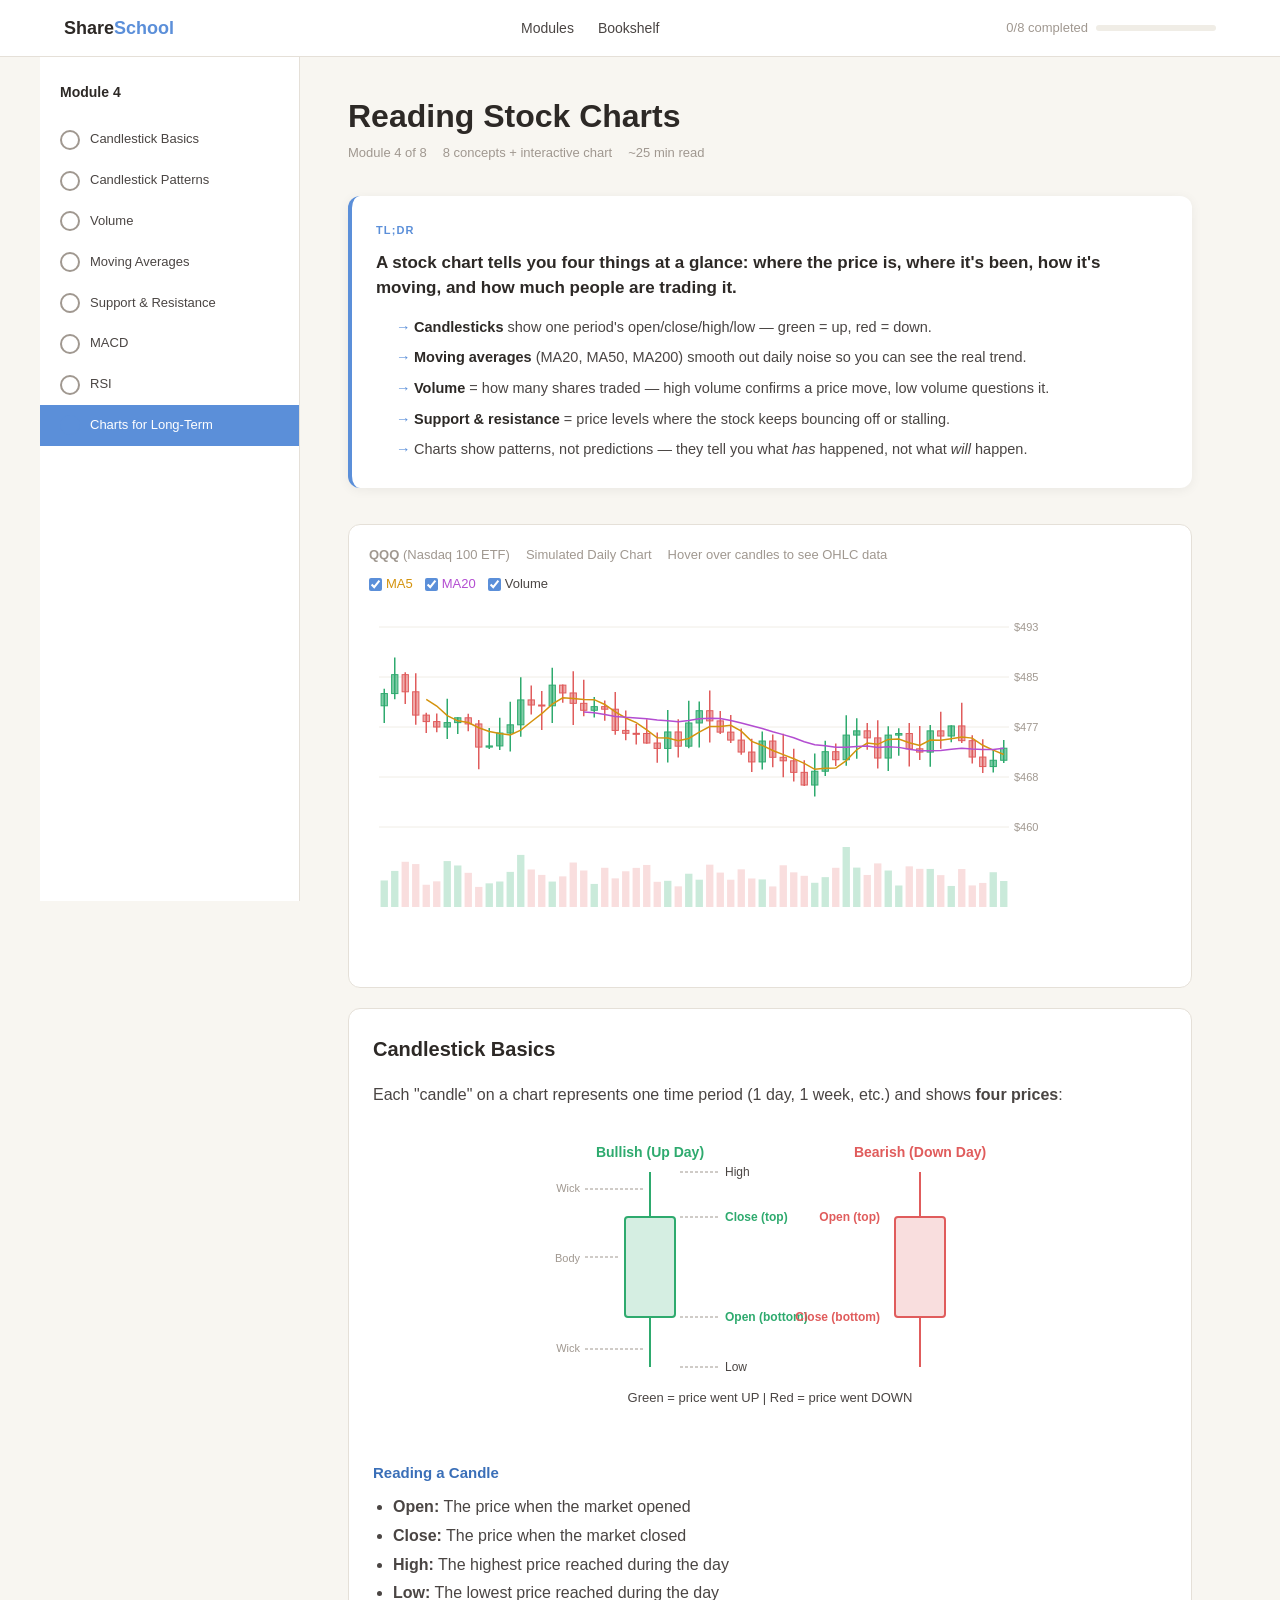
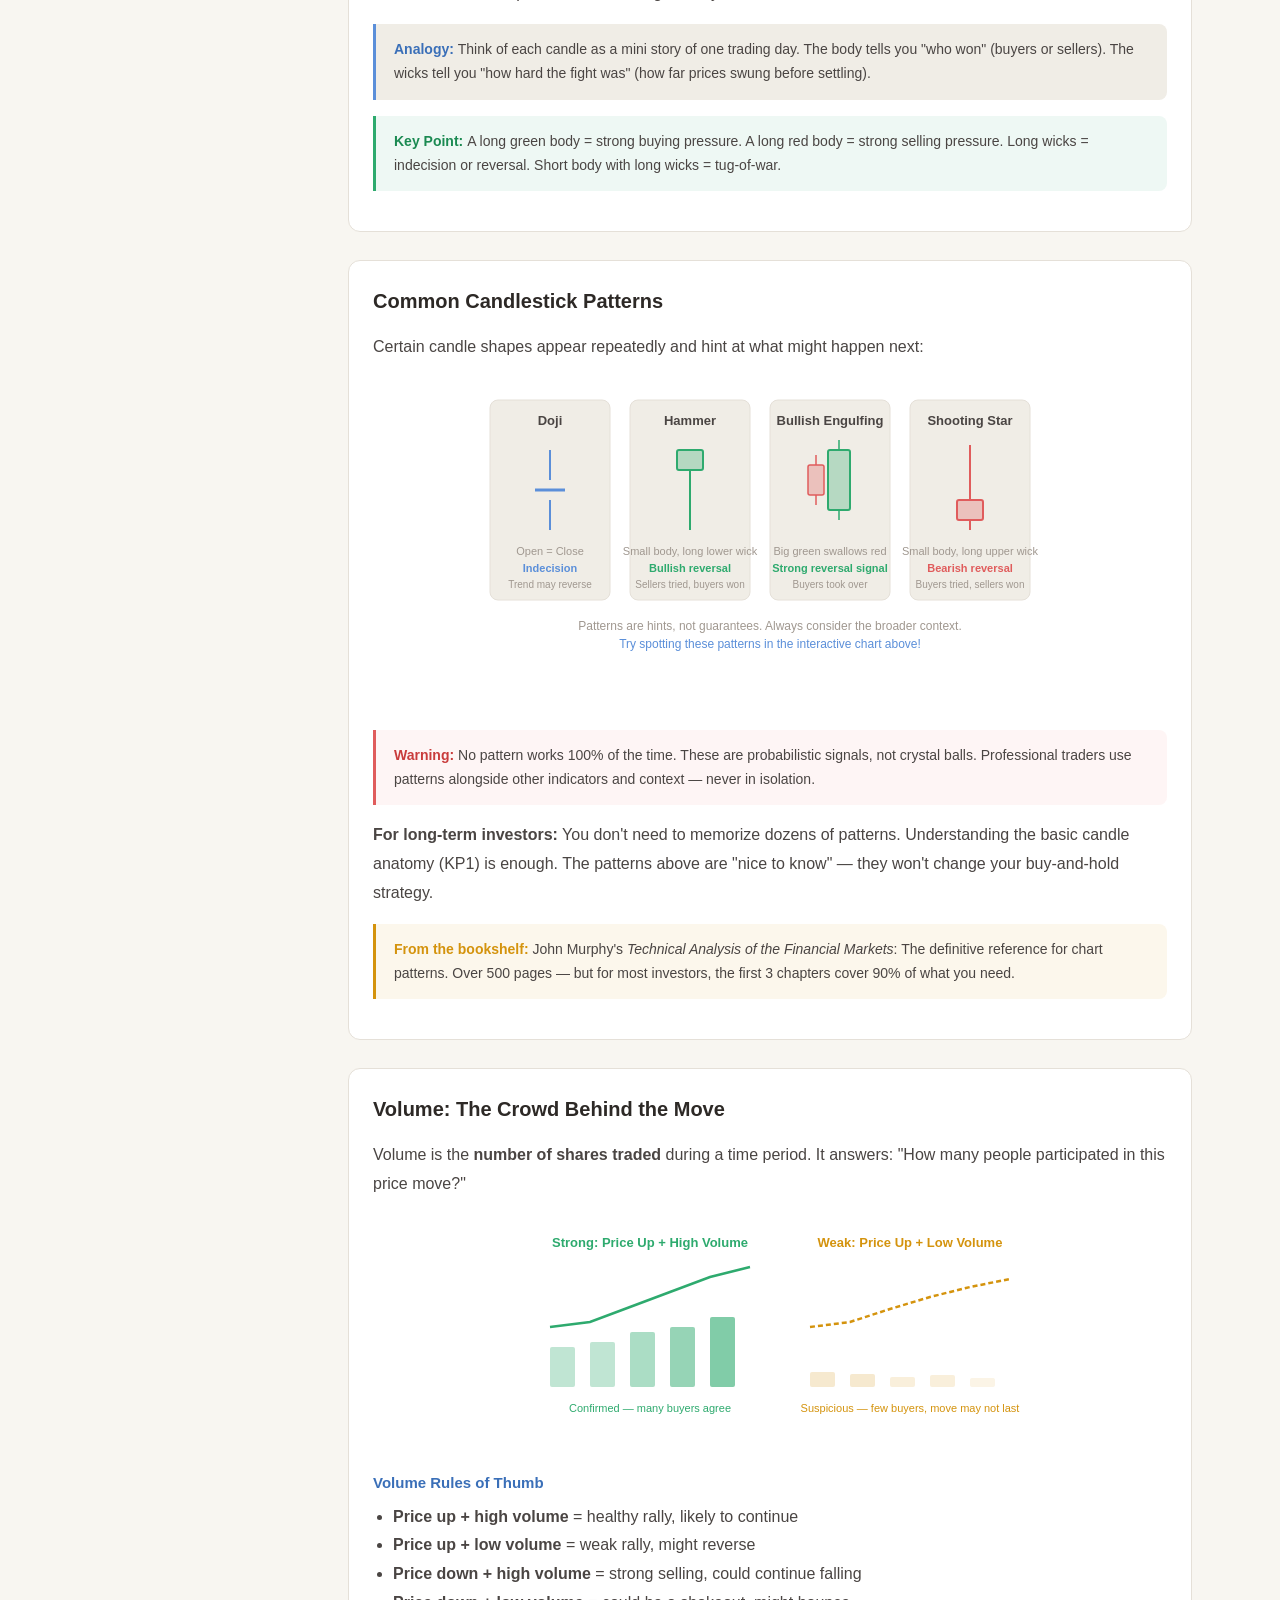
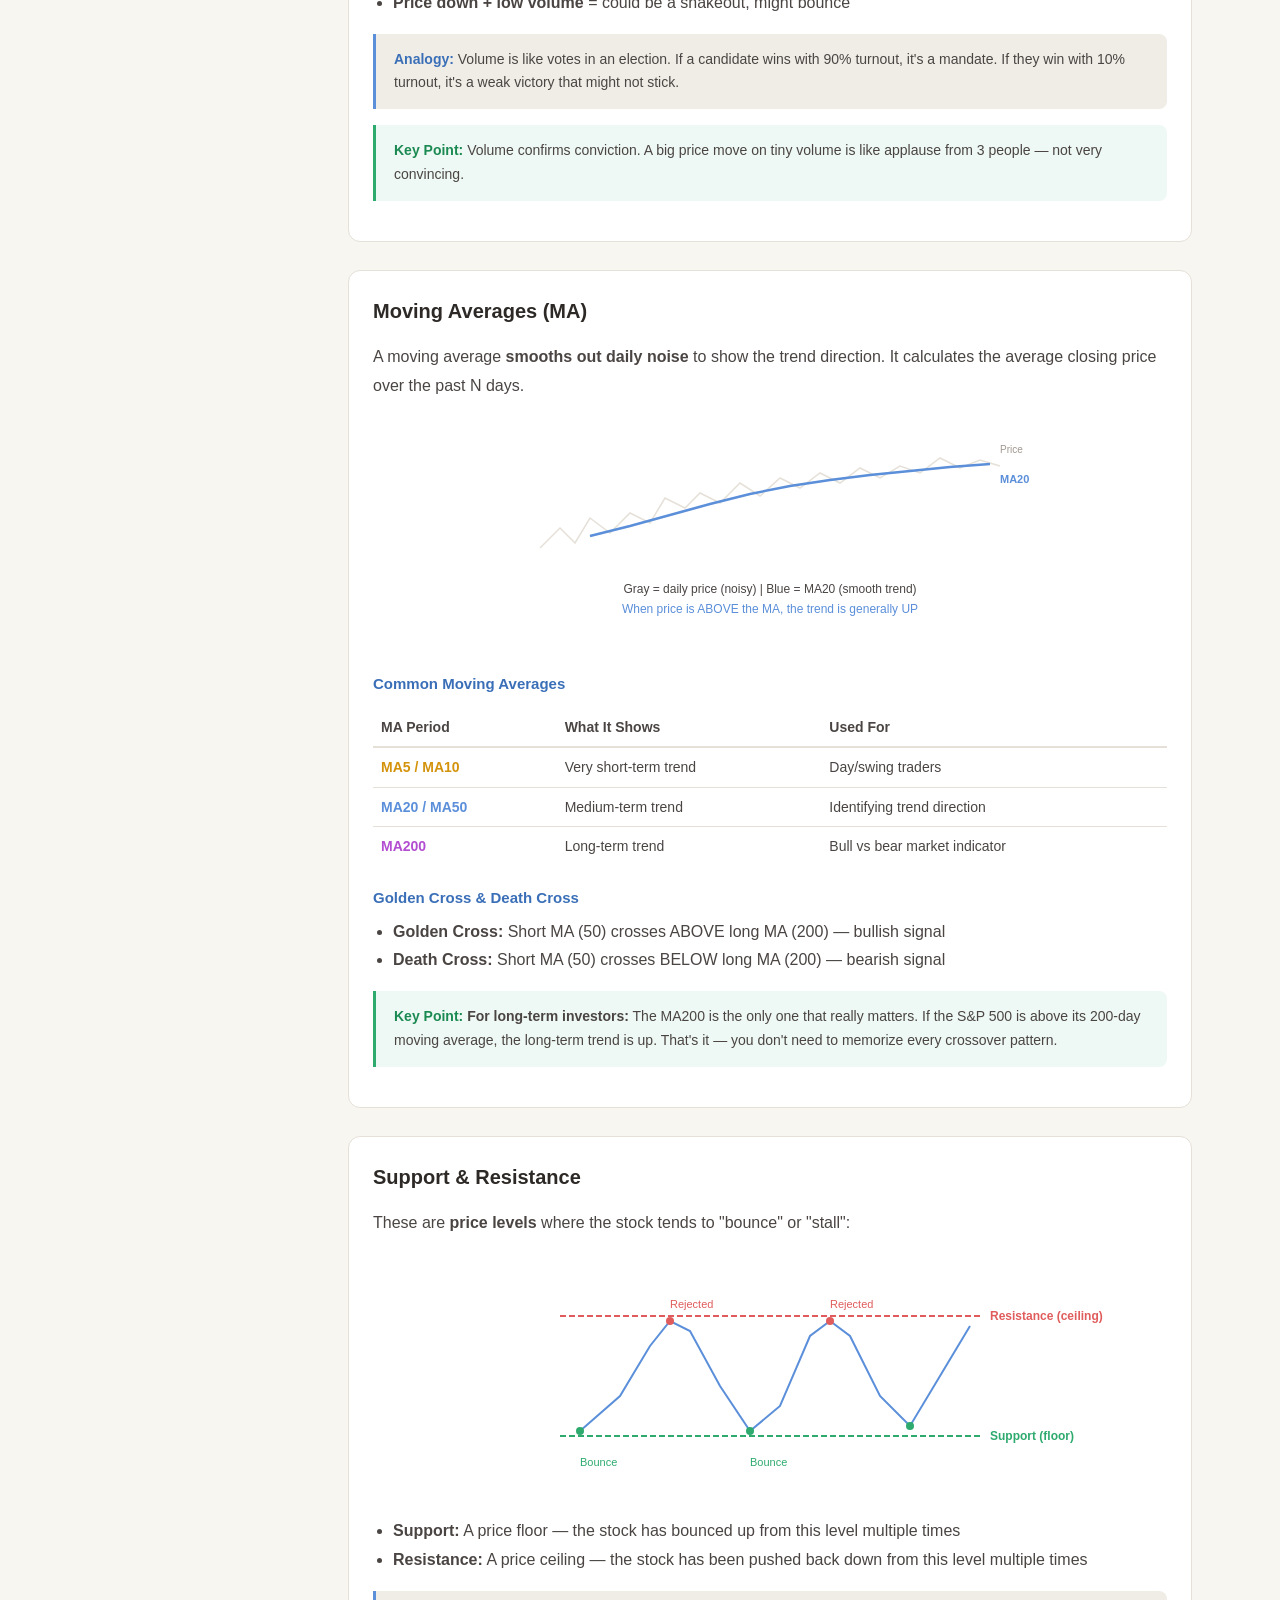
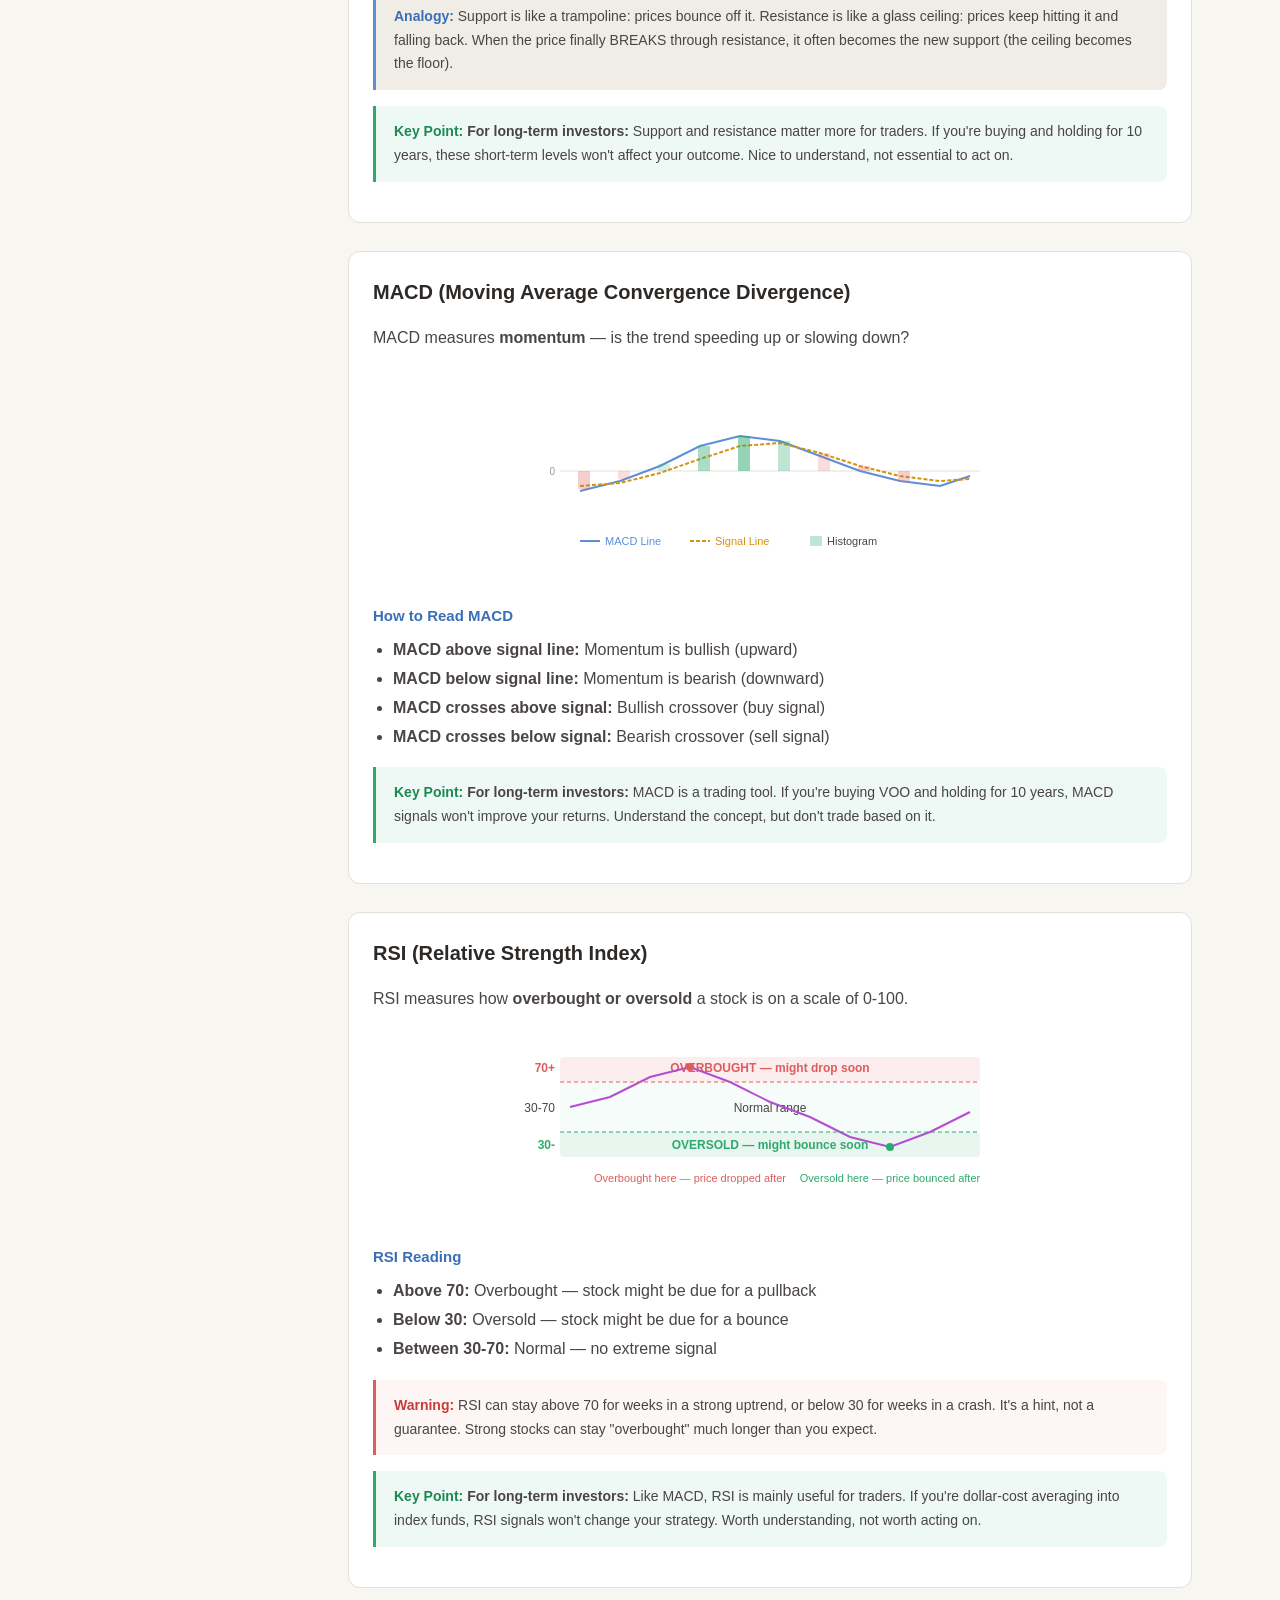
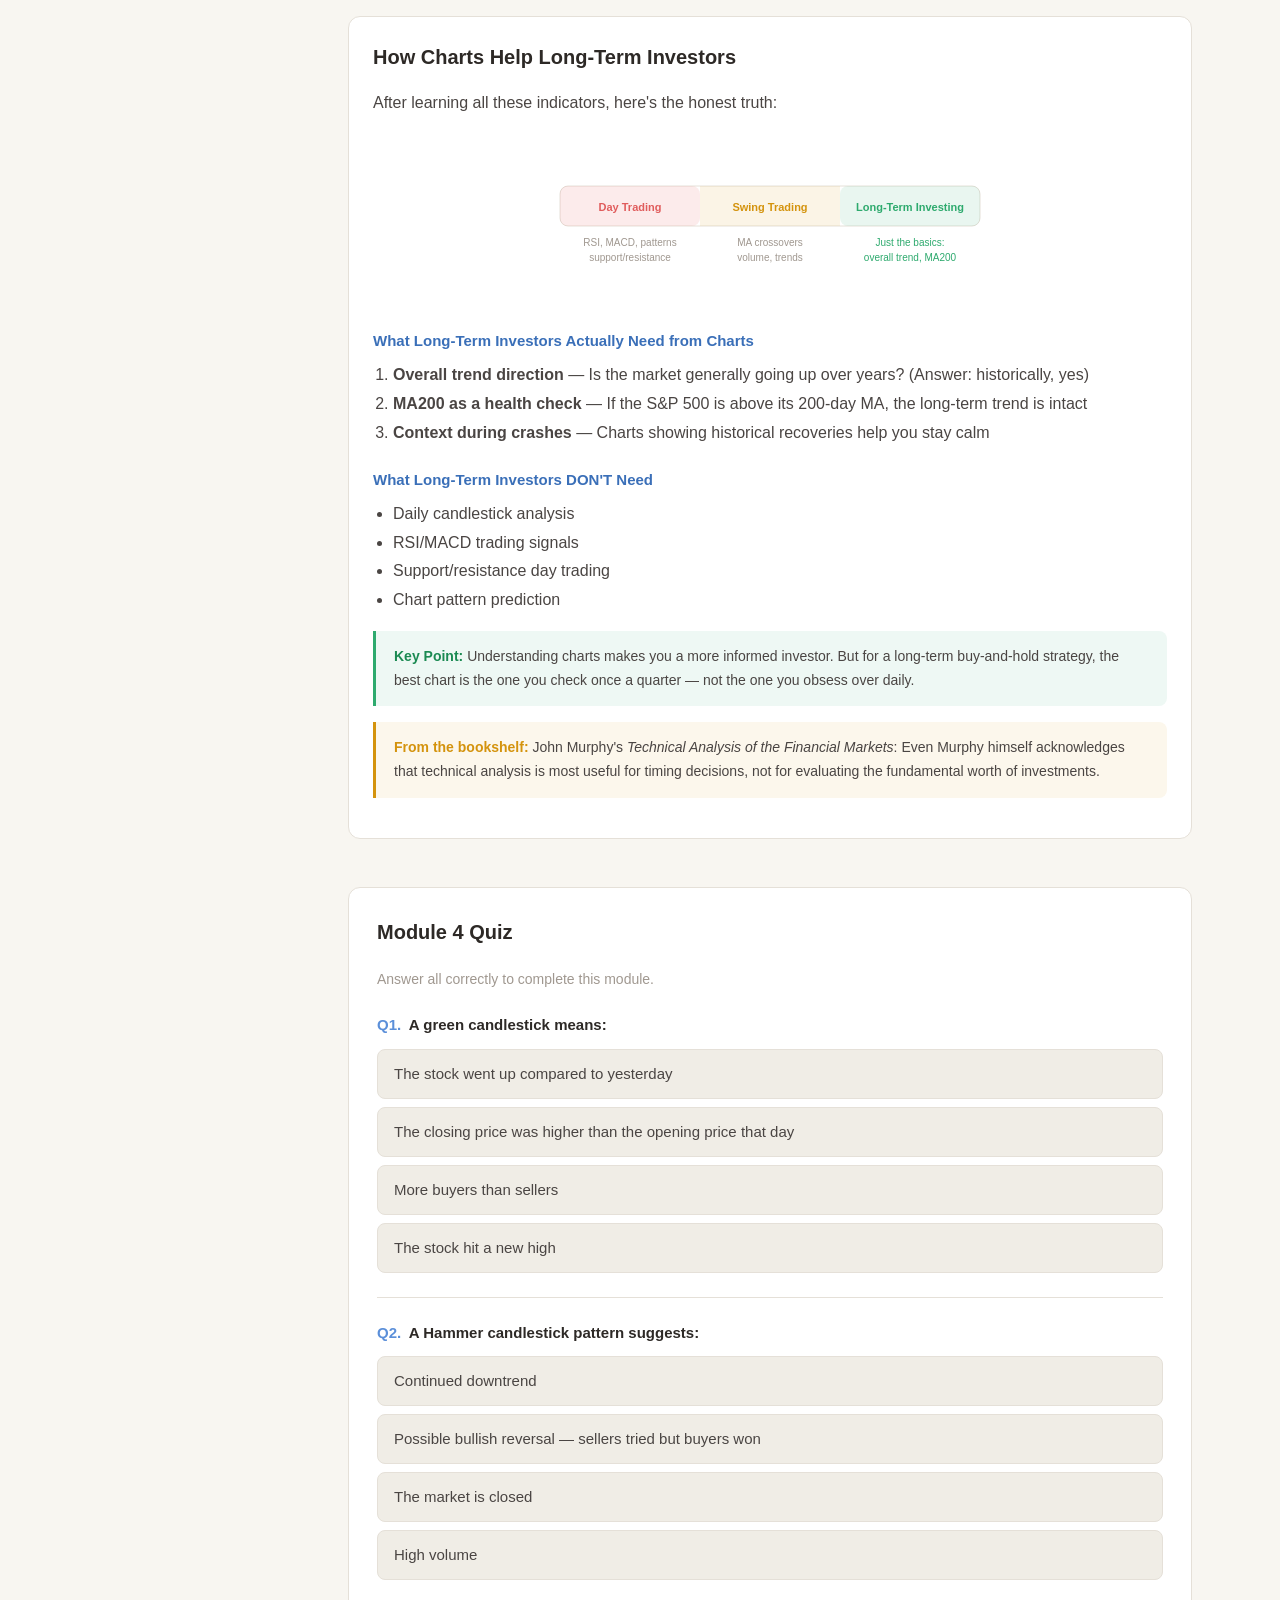
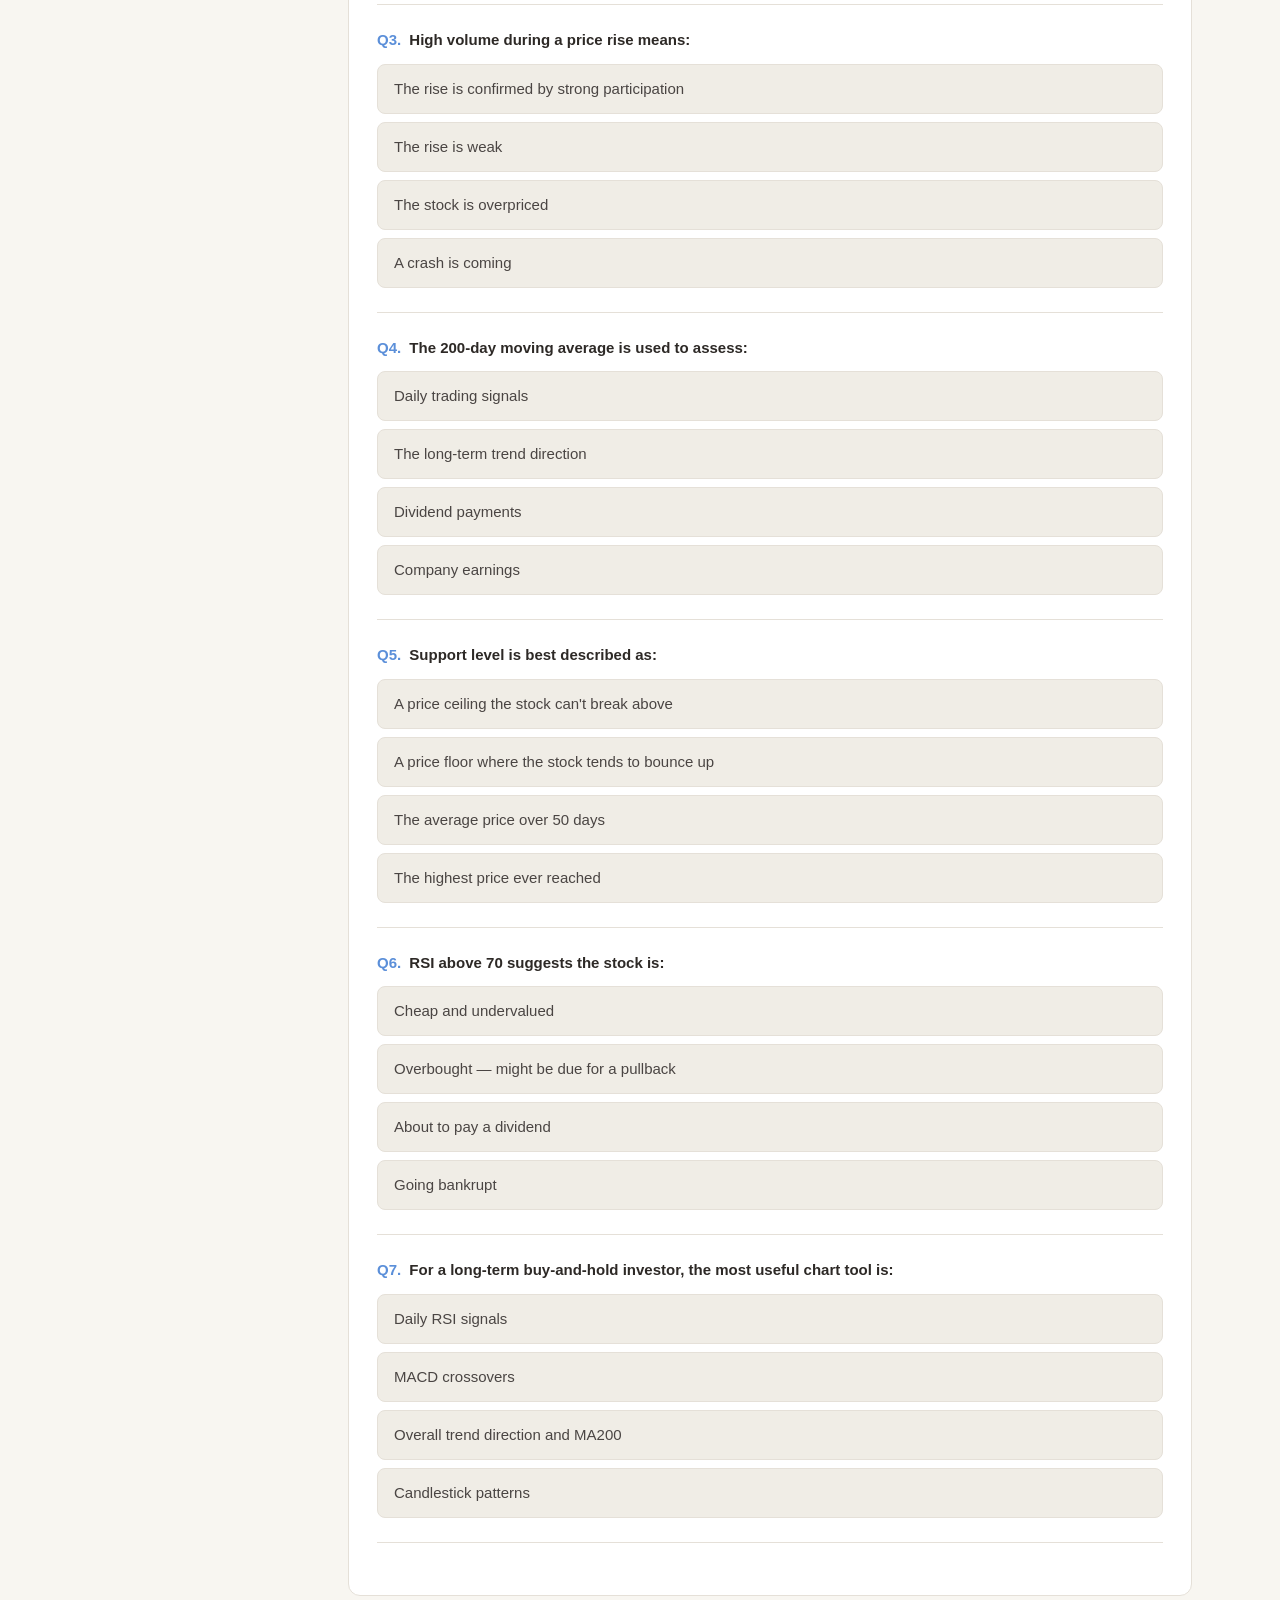
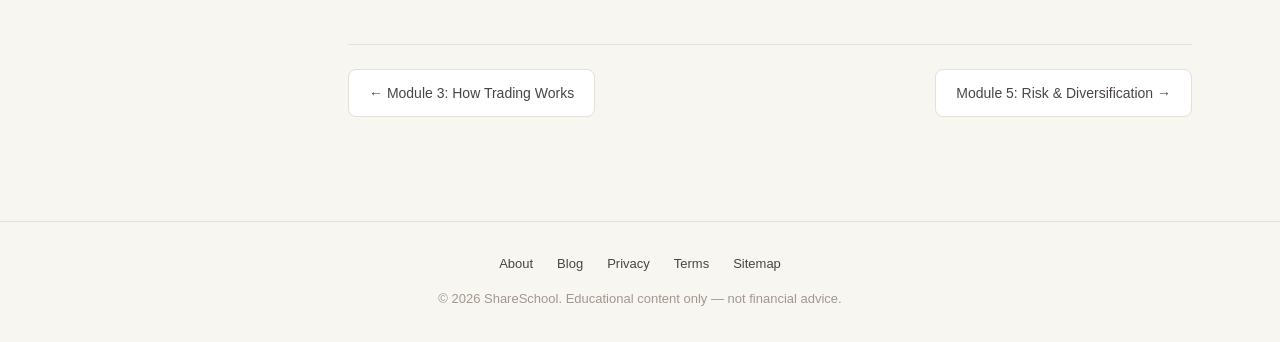
<file: modules/reading-charts.html>
<!DOCTYPE html>
<html lang="en">
<head>
  <meta charset="UTF-8">
  <meta name="viewport" content="width=device-width, initial-scale=1.0">
  <title>How to Read Stock Charts for Beginners: Candlesticks, Volume, MACD — ShareSchool</title>
  <meta name="description" content="Learn to read stock charts step by step. Candlestick patterns, moving averages, volume, support and resistance explained with interactive visuals for beginners.">
  <link rel="canonical" href="https://shareschool.site/modules/reading-charts.html">
  <meta property="og:title" content="How to Read Stock Charts for Beginners — ShareSchool">
  <meta property="og:description" content="Interactive guide to candlestick charts, moving averages, volume, and technical indicators. Click, explore, and learn.">
  <meta property="og:type" content="article">
  <meta property="og:url" content="https://shareschool.site/modules/reading-charts.html">
  <meta property="og:image" content="https://shareschool.site/assets/og-image.png">
  <link rel="alternate" hreflang="en" href="https://shareschool.site/modules/reading-charts.html">
  <link rel="stylesheet" href="../css/style.css">
  <script type="application/ld+json">
  {
    "@context": "https://schema.org",
    "@type": "FAQPage",
    "mainEntity": [
      {
        "@type": "Question",
        "name": "How do you read a candlestick chart?",
        "acceptedAnswer": {
          "@type": "Answer",
          "text": "Each candlestick shows four prices: Open, High, Low, Close. The thick body shows open-to-close range. Green/white means price went up (close > open). Red/black means price went down (close < open). The thin lines (wicks) show the highest and lowest prices reached during that period."
        }
      },
      {
        "@type": "Question",
        "name": "What is a moving average in stocks?",
        "acceptedAnswer": {
          "@type": "Answer",
          "text": "A moving average smooths out price data by calculating the average closing price over a set number of days. A 50-day moving average adds up the last 50 closing prices and divides by 50. It helps you see the overall trend direction without daily noise."
        }
      },
      {
        "@type": "Question",
        "name": "What does volume mean in stocks?",
        "acceptedAnswer": {
          "@type": "Answer",
          "text": "Volume is the number of shares traded during a time period. High volume means lots of people are buying and selling — the price move is 'confirmed' by strong participation. Low volume price moves are less reliable. Think of volume as conviction behind a price move."
        }
      },
      {
        "@type": "Question",
        "name": "What are support and resistance levels?",
        "acceptedAnswer": {
          "@type": "Answer",
          "text": "Support is a price level where a stock tends to stop falling — like a floor. Resistance is a price level where a stock tends to stop rising — like a ceiling. These form because many traders remember these prices and act on them, creating self-fulfilling patterns."
        }
      }
    ]
  }
  </script>
  <style>
    /* Module 4 specific: interactive chart area */
    .interactive-chart {
      background: var(--bg2);
      border: 1px solid var(--border);
      border-radius: var(--radius);
      padding: 20px;
      margin: 20px 0;
      position: relative;
    }
    .chart-canvas-wrap {
      position: relative;
      width: 100%;
      overflow-x: auto;
    }
    .chart-canvas-wrap canvas {
      display: block;
      max-width: 100%;
    }
    .chart-controls {
      display: flex;
      gap: 12px;
      margin-bottom: 12px;
      flex-wrap: wrap;
      align-items: center;
    }
    .chart-controls label {
      display: flex;
      align-items: center;
      gap: 4px;
      font-size: 13px;
      color: var(--text);
      cursor: pointer;
    }
    .chart-controls input[type="checkbox"] {
      accent-color: var(--accent);
    }
    .chart-info-bar {
      display: flex;
      gap: 16px;
      font-size: 13px;
      color: var(--text-dim);
      margin-bottom: 8px;
      flex-wrap: wrap;
    }
    .chart-info-bar .val-up { color: var(--green); }
    .chart-info-bar .val-down { color: var(--red); }
  </style>
</head>
<body>

<!-- Navigation -->
<nav class="site-nav">
  <div class="nav-inner">
    <a href="../index.html" class="nav-logo">Share<span>School</span></a>
    <ul class="nav-links">
      <li><a href="../index.html">Modules</a></li>
      <li><a href="../bookshelf.html">Bookshelf</a></li>
    </ul>
    <div class="nav-progress">
      <span class="nav-progress-text">0/8 completed</span>
      <div class="nav-progress-track">
        <div class="nav-progress-fill"></div>
      </div>
    </div>
    <button class="nav-hamburger" aria-label="Menu">
      <svg viewBox="0 0 24 24" fill="none" stroke="currentColor" stroke-width="2"><path d="M3 12h18M3 6h18M3 18h18"/></svg>
    </button>
  </div>
</nav>

<div class="module-layout">
  <!-- Sidebar -->
  <aside class="module-sidebar">
    <div class="sidebar-title">Module 4</div>
    <a class="sidebar-item" data-kp="kp-candlestick"><span class="sidebar-icon pending"></span>Candlestick Basics</a>
    <a class="sidebar-item" data-kp="kp-patterns"><span class="sidebar-icon pending"></span>Candlestick Patterns</a>
    <a class="sidebar-item" data-kp="kp-volume"><span class="sidebar-icon pending"></span>Volume</a>
    <a class="sidebar-item" data-kp="kp-ma"><span class="sidebar-icon pending"></span>Moving Averages</a>
    <a class="sidebar-item" data-kp="kp-support"><span class="sidebar-icon pending"></span>Support & Resistance</a>
    <a class="sidebar-item" data-kp="kp-macd"><span class="sidebar-icon pending"></span>MACD</a>
    <a class="sidebar-item" data-kp="kp-rsi"><span class="sidebar-icon pending"></span>RSI</a>
    <a class="sidebar-item" data-kp="kp-longterm"><span class="sidebar-icon pending"></span>Charts for Long-Term</a>
  </aside>

  <main class="module-content">
    <h1>Reading Stock Charts</h1>
    <div class="module-meta">
      <span>Module 4 of 8</span>
      <span>8 concepts + interactive chart</span>
      <span>~25 min read</span>
    </div>

    <div class="tldr-box">
      <span class="tldr-label">TL;DR</span>
      <p class="tldr-answer">A stock chart tells you four things at a glance: where the price is, where it's been, how it's moving, and how much people are trading it.</p>
      <ul>
        <li><strong>Candlesticks</strong> show one period's open/close/high/low — green = up, red = down.</li>
        <li><strong>Moving averages</strong> (MA20, MA50, MA200) smooth out daily noise so you can see the real trend.</li>
        <li><strong>Volume</strong> = how many shares traded — high volume confirms a price move, low volume questions it.</li>
        <li><strong>Support & resistance</strong> = price levels where the stock keeps bouncing off or stalling.</li>
        <li>Charts show patterns, not predictions — they tell you what <em>has</em> happened, not what <em>will</em> happen.</li>
      </ul>
    </div>

    <!-- Interactive Chart Demo -->
    <div class="interactive-chart">
      <div class="chart-info-bar">
        <span><strong>QQQ</strong> (Nasdaq 100 ETF)</span>
        <span>Simulated Daily Chart</span>
        <span id="chartHover">Hover over candles to see OHLC data</span>
      </div>
      <div class="chart-controls">
        <label><input type="checkbox" id="toggleMA5" checked> <span style="color:#d4930d;">MA5</span></label>
        <label><input type="checkbox" id="toggleMA20" checked> <span style="color:#b34dd1;">MA20</span></label>
        <label><input type="checkbox" id="toggleVolume" checked> Volume</label>
      </div>
      <div class="chart-canvas-wrap">
        <canvas id="stockChart" width="700" height="360"></canvas>
      </div>
    </div>

    <!-- KP 1: Candlestick Basics -->
    <article class="kp-card" id="kp-candlestick">
      <h2>Candlestick Basics</h2>
      <p>Each "candle" on a chart represents one time period (1 day, 1 week, etc.) and shows <strong>four prices</strong>:</p>

      <svg width="100%" height="280" viewBox="0 0 500 280" fill="none" xmlns="http://www.w3.org/2000/svg" style="margin:16px 0;" role="img" aria-label="Anatomy of a candlestick: green bullish and red bearish candles with labeled parts">
        <!-- Green (bullish) candle -->
        <text x="130" y="20" text-anchor="middle" font-size="14" fill="#2eaa6e" font-weight="700">Bullish (Up Day)</text>
        <!-- Upper wick -->
        <line x1="130" y1="35" x2="130" y2="80" stroke="#2eaa6e" stroke-width="2"/>
        <!-- Body -->
        <rect x="105" y="80" width="50" height="100" rx="3" fill="rgba(46,170,110,0.2)" stroke="#2eaa6e" stroke-width="2"/>
        <!-- Lower wick -->
        <line x1="130" y1="180" x2="130" y2="230" stroke="#2eaa6e" stroke-width="2"/>
        <!-- Labels -->
        <line x1="160" y1="35" x2="200" y2="35" stroke="#a09890" stroke-width="1" stroke-dasharray="3 2"/>
        <text x="205" y="39" font-size="12" fill="#4a4543">High</text>
        <line x1="160" y1="80" x2="200" y2="80" stroke="#a09890" stroke-width="1" stroke-dasharray="3 2"/>
        <text x="205" y="84" font-size="12" fill="#2eaa6e" font-weight="600">Close (top)</text>
        <line x1="160" y1="180" x2="200" y2="180" stroke="#a09890" stroke-width="1" stroke-dasharray="3 2"/>
        <text x="205" y="184" font-size="12" fill="#2eaa6e" font-weight="600">Open (bottom)</text>
        <line x1="160" y1="230" x2="200" y2="230" stroke="#a09890" stroke-width="1" stroke-dasharray="3 2"/>
        <text x="205" y="234" font-size="12" fill="#4a4543">Low</text>
        <!-- Body label -->
        <text x="60" y="125" font-size="11" fill="#a09890" text-anchor="end">Body</text>
        <path d="M65 120 L100 120" stroke="#a09890" stroke-width="1" stroke-dasharray="3 2"/>
        <text x="60" y="55" font-size="11" fill="#a09890" text-anchor="end">Wick</text>
        <path d="M65 52 L125 52" stroke="#a09890" stroke-width="1" stroke-dasharray="3 2"/>
        <text x="60" y="215" font-size="11" fill="#a09890" text-anchor="end">Wick</text>
        <path d="M65 212 L125 212" stroke="#a09890" stroke-width="1" stroke-dasharray="3 2"/>

        <!-- Red (bearish) candle -->
        <text x="400" y="20" text-anchor="middle" font-size="14" fill="#e05c5c" font-weight="700">Bearish (Down Day)</text>
        <line x1="400" y1="35" x2="400" y2="80" stroke="#e05c5c" stroke-width="2"/>
        <rect x="375" y="80" width="50" height="100" rx="3" fill="rgba(224,92,92,0.2)" stroke="#e05c5c" stroke-width="2"/>
        <line x1="400" y1="180" x2="400" y2="230" stroke="#e05c5c" stroke-width="2"/>
        <!-- Labels (reversed: open at top, close at bottom) -->
        <text x="360" y="84" font-size="12" fill="#e05c5c" font-weight="600" text-anchor="end">Open (top)</text>
        <text x="360" y="184" font-size="12" fill="#e05c5c" font-weight="600" text-anchor="end">Close (bottom)</text>

        <!-- Summary -->
        <text x="250" y="265" text-anchor="middle" font-size="13" fill="#4a4543">Green = price went UP | Red = price went DOWN</text>
      </svg>

      <h3>Reading a Candle</h3>
      <ul>
        <li><strong>Open:</strong> The price when the market opened</li>
        <li><strong>Close:</strong> The price when the market closed</li>
        <li><strong>High:</strong> The highest price reached during the day</li>
        <li><strong>Low:</strong> The lowest price reached during the day</li>
      </ul>

      <div class="analogy">
        Think of each candle as a mini story of one trading day. The body tells you "who won" (buyers or sellers). The wicks tell you "how hard the fight was" (how far prices swung before settling).
      </div>

      <div class="key-point">
        A long green body = strong buying pressure. A long red body = strong selling pressure. Long wicks = indecision or reversal. Short body with long wicks = tug-of-war.
      </div>
    </article>

    <!-- KP 2: Common Patterns -->
    <article class="kp-card" id="kp-patterns">
      <h2>Common Candlestick Patterns</h2>
      <p>Certain candle shapes appear repeatedly and hint at what might happen next:</p>

      <svg width="100%" height="300" viewBox="0 0 600 300" fill="none" xmlns="http://www.w3.org/2000/svg" style="margin:16px 0;" role="img" aria-label="Four common candlestick patterns: Doji, Hammer, Engulfing, and Shooting Star">
        <!-- Doji -->
        <rect x="20" y="10" width="120" height="200" rx="8" fill="#f0ede6" stroke="#e5e0d8" stroke-width="1"/>
        <text x="80" y="35" text-anchor="middle" font-size="13" fill="#4a4543" font-weight="700">Doji</text>
        <line x1="80" y1="60" x2="80" y2="90" stroke="#5b8fd9" stroke-width="2"/>
        <line x1="65" y1="100" x2="95" y2="100" stroke="#5b8fd9" stroke-width="3"/>
        <line x1="80" y1="110" x2="80" y2="140" stroke="#5b8fd9" stroke-width="2"/>
        <text x="80" y="165" text-anchor="middle" font-size="11" fill="#a09890">Open = Close</text>
        <text x="80" y="182" text-anchor="middle" font-size="11" fill="#5b8fd9" font-weight="600">Indecision</text>
        <text x="80" y="198" text-anchor="middle" font-size="10" fill="#a09890">Trend may reverse</text>

        <!-- Hammer -->
        <rect x="160" y="10" width="120" height="200" rx="8" fill="#f0ede6" stroke="#e5e0d8" stroke-width="1"/>
        <text x="220" y="35" text-anchor="middle" font-size="13" fill="#4a4543" font-weight="700">Hammer</text>
        <rect x="207" y="60" width="26" height="20" rx="2" fill="rgba(46,170,110,0.3)" stroke="#2eaa6e" stroke-width="2"/>
        <line x1="220" y1="80" x2="220" y2="140" stroke="#2eaa6e" stroke-width="2"/>
        <text x="220" y="165" text-anchor="middle" font-size="11" fill="#a09890">Small body, long lower wick</text>
        <text x="220" y="182" text-anchor="middle" font-size="11" fill="#2eaa6e" font-weight="600">Bullish reversal</text>
        <text x="220" y="198" text-anchor="middle" font-size="10" fill="#a09890">Sellers tried, buyers won</text>

        <!-- Engulfing -->
        <rect x="300" y="10" width="120" height="200" rx="8" fill="#f0ede6" stroke="#e5e0d8" stroke-width="1"/>
        <text x="360" y="35" text-anchor="middle" font-size="13" fill="#4a4543" font-weight="700">Bullish Engulfing</text>
        <!-- Small red candle -->
        <rect x="338" y="75" width="16" height="30" rx="2" fill="rgba(224,92,92,0.3)" stroke="#e05c5c" stroke-width="1.5"/>
        <line x1="346" y1="65" x2="346" y2="75" stroke="#e05c5c" stroke-width="1.5"/>
        <line x1="346" y1="105" x2="346" y2="115" stroke="#e05c5c" stroke-width="1.5"/>
        <!-- Large green candle -->
        <rect x="358" y="60" width="22" height="60" rx="2" fill="rgba(46,170,110,0.3)" stroke="#2eaa6e" stroke-width="2"/>
        <line x1="369" y1="50" x2="369" y2="60" stroke="#2eaa6e" stroke-width="1.5"/>
        <line x1="369" y1="120" x2="369" y2="130" stroke="#2eaa6e" stroke-width="1.5"/>
        <text x="360" y="165" text-anchor="middle" font-size="11" fill="#a09890">Big green swallows red</text>
        <text x="360" y="182" text-anchor="middle" font-size="11" fill="#2eaa6e" font-weight="600">Strong reversal signal</text>
        <text x="360" y="198" text-anchor="middle" font-size="10" fill="#a09890">Buyers took over</text>

        <!-- Shooting Star -->
        <rect x="440" y="10" width="120" height="200" rx="8" fill="#f0ede6" stroke="#e5e0d8" stroke-width="1"/>
        <text x="500" y="35" text-anchor="middle" font-size="13" fill="#4a4543" font-weight="700">Shooting Star</text>
        <line x1="500" y1="55" x2="500" y2="110" stroke="#e05c5c" stroke-width="2"/>
        <rect x="487" y="110" width="26" height="20" rx="2" fill="rgba(224,92,92,0.3)" stroke="#e05c5c" stroke-width="2"/>
        <line x1="500" y1="130" x2="500" y2="140" stroke="#e05c5c" stroke-width="2"/>
        <text x="500" y="165" text-anchor="middle" font-size="11" fill="#a09890">Small body, long upper wick</text>
        <text x="500" y="182" text-anchor="middle" font-size="11" fill="#e05c5c" font-weight="600">Bearish reversal</text>
        <text x="500" y="198" text-anchor="middle" font-size="10" fill="#a09890">Buyers tried, sellers won</text>

        <!-- Footer note -->
        <text x="300" y="240" text-anchor="middle" font-size="12" fill="#a09890">Patterns are hints, not guarantees. Always consider the broader context.</text>
        <text x="300" y="258" text-anchor="middle" font-size="12" fill="#5b8fd9">Try spotting these patterns in the interactive chart above!</text>
      </svg>

      <div class="warning-box">
        No pattern works 100% of the time. These are probabilistic signals, not crystal balls. Professional traders use patterns alongside other indicators and context — never in isolation.
      </div>

      <p><strong>For long-term investors:</strong> You don't need to memorize dozens of patterns. Understanding the basic candle anatomy (KP1) is enough. The patterns above are "nice to know" — they won't change your buy-and-hold strategy.</p>

      <div class="book-ref">
        John Murphy's <em>Technical Analysis of the Financial Markets</em>: The definitive reference for chart patterns. Over 500 pages — but for most investors, the first 3 chapters cover 90% of what you need.
      </div>
    </article>

    <!-- KP 3: Volume -->
    <article class="kp-card" id="kp-volume">
      <h2>Volume: The Crowd Behind the Move</h2>
      <p>Volume is the <strong>number of shares traded</strong> during a time period. It answers: "How many people participated in this price move?"</p>

      <svg width="100%" height="200" viewBox="0 0 500 200" fill="none" xmlns="http://www.w3.org/2000/svg" style="margin:16px 0;" role="img" aria-label="High volume confirms price moves, low volume suggests weakness">
        <!-- Price line going up with high volume -->
        <text x="130" y="20" text-anchor="middle" font-size="13" fill="#2eaa6e" font-weight="700">Strong: Price Up + High Volume</text>
        <path d="M30 100 L70 95 L110 80 L150 65 L190 50 L230 40" stroke="#2eaa6e" stroke-width="2.5" fill="none"/>
        <!-- Volume bars underneath -->
        <rect x="30" y="120" width="25" height="40" rx="2" fill="rgba(46,170,110,0.3)"/>
        <rect x="70" y="115" width="25" height="45" rx="2" fill="rgba(46,170,110,0.3)"/>
        <rect x="110" y="105" width="25" height="55" rx="2" fill="rgba(46,170,110,0.4)"/>
        <rect x="150" y="100" width="25" height="60" rx="2" fill="rgba(46,170,110,0.5)"/>
        <rect x="190" y="90" width="25" height="70" rx="2" fill="rgba(46,170,110,0.6)"/>
        <text x="130" y="185" text-anchor="middle" font-size="11" fill="#2eaa6e">Confirmed — many buyers agree</text>

        <!-- Price line going up with low volume -->
        <text x="390" y="20" text-anchor="middle" font-size="13" fill="#d4930d" font-weight="700">Weak: Price Up + Low Volume</text>
        <path d="M290 100 L330 95 L370 82 L410 70 L450 60 L490 52" stroke="#d4930d" stroke-width="2.5" fill="none" stroke-dasharray="5 3"/>
        <!-- Volume bars - small -->
        <rect x="290" y="145" width="25" height="15" rx="2" fill="rgba(212,147,13,0.2)"/>
        <rect x="330" y="147" width="25" height="13" rx="2" fill="rgba(212,147,13,0.2)"/>
        <rect x="370" y="150" width="25" height="10" rx="2" fill="rgba(212,147,13,0.15)"/>
        <rect x="410" y="148" width="25" height="12" rx="2" fill="rgba(212,147,13,0.15)"/>
        <rect x="450" y="151" width="25" height="9" rx="2" fill="rgba(212,147,13,0.1)"/>
        <text x="390" y="185" text-anchor="middle" font-size="11" fill="#d4930d">Suspicious — few buyers, move may not last</text>
      </svg>

      <h3>Volume Rules of Thumb</h3>
      <ul>
        <li><strong>Price up + high volume</strong> = healthy rally, likely to continue</li>
        <li><strong>Price up + low volume</strong> = weak rally, might reverse</li>
        <li><strong>Price down + high volume</strong> = strong selling, could continue falling</li>
        <li><strong>Price down + low volume</strong> = could be a shakeout, might bounce</li>
      </ul>

      <div class="analogy">
        Volume is like votes in an election. If a candidate wins with 90% turnout, it's a mandate. If they win with 10% turnout, it's a weak victory that might not stick.
      </div>

      <div class="key-point">
        Volume confirms conviction. A big price move on tiny volume is like applause from 3 people — not very convincing.
      </div>
    </article>

    <!-- KP 4: Moving Averages -->
    <article class="kp-card" id="kp-ma">
      <h2>Moving Averages (MA)</h2>
      <p>A moving average <strong>smooths out daily noise</strong> to show the trend direction. It calculates the average closing price over the past N days.</p>

      <svg width="100%" height="200" viewBox="0 0 520 200" fill="none" xmlns="http://www.w3.org/2000/svg" style="margin:16px 0;" role="img" aria-label="Moving average smooths out price noise to show the trend">
        <!-- Noisy price line -->
        <path d="M30 120 L50 100 L65 115 L80 90 L100 105 L120 85 L140 95 L155 70 L175 80 L190 65 L210 75 L230 55 L250 68 L270 50 L290 60 L310 45 L330 55 L350 40 L370 50 L390 38 L410 45 L430 30 L450 40 L470 32 L490 38" stroke="#e5e0d8" stroke-width="1.5" fill="none"/>
        <!-- MA line (smooth) -->
        <path d="M80 108 L120 98 L160 87 L200 76 L240 66 L280 58 L320 52 L360 47 L400 43 L440 39 L480 36" stroke="#5b8fd9" stroke-width="2.5" fill="none"/>
        <!-- Labels -->
        <text x="490" y="55" font-size="11" fill="#5b8fd9" font-weight="600">MA20</text>
        <text x="490" y="25" font-size="10" fill="#a09890">Price</text>
        <!-- Annotation -->
        <text x="260" y="165" text-anchor="middle" font-size="12" fill="#4a4543">Gray = daily price (noisy) | Blue = MA20 (smooth trend)</text>
        <text x="260" y="185" text-anchor="middle" font-size="12" fill="#5b8fd9">When price is ABOVE the MA, the trend is generally UP</text>
      </svg>

      <h3>Common Moving Averages</h3>
      <table style="width:100%; border-collapse:collapse; font-size:14px; margin:12px 0;">
        <thead>
          <tr style="border-bottom:2px solid var(--border);">
            <th style="text-align:left; padding:8px;">MA Period</th>
            <th style="text-align:left; padding:8px;">What It Shows</th>
            <th style="text-align:left; padding:8px;">Used For</th>
          </tr>
        </thead>
        <tbody>
          <tr style="border-bottom:1px solid var(--border);">
            <td style="padding:8px; color:#d4930d; font-weight:600;">MA5 / MA10</td>
            <td style="padding:8px;">Very short-term trend</td>
            <td style="padding:8px;">Day/swing traders</td>
          </tr>
          <tr style="border-bottom:1px solid var(--border);">
            <td style="padding:8px; color:#5b8fd9; font-weight:600;">MA20 / MA50</td>
            <td style="padding:8px;">Medium-term trend</td>
            <td style="padding:8px;">Identifying trend direction</td>
          </tr>
          <tr>
            <td style="padding:8px; color:#b34dd1; font-weight:600;">MA200</td>
            <td style="padding:8px;">Long-term trend</td>
            <td style="padding:8px;">Bull vs bear market indicator</td>
          </tr>
        </tbody>
      </table>

      <h3>Golden Cross & Death Cross</h3>
      <ul>
        <li><strong>Golden Cross:</strong> Short MA (50) crosses ABOVE long MA (200) — bullish signal</li>
        <li><strong>Death Cross:</strong> Short MA (50) crosses BELOW long MA (200) — bearish signal</li>
      </ul>

      <div class="key-point">
        <strong>For long-term investors:</strong> The MA200 is the only one that really matters. If the S&P 500 is above its 200-day moving average, the long-term trend is up. That's it — you don't need to memorize every crossover pattern.
      </div>
    </article>

    <!-- KP 5: Support & Resistance -->
    <article class="kp-card" id="kp-support">
      <h2>Support & Resistance</h2>
      <p>These are <strong>price levels</strong> where the stock tends to "bounce" or "stall":</p>

      <svg width="100%" height="220" viewBox="0 0 500 220" fill="none" xmlns="http://www.w3.org/2000/svg" style="margin:16px 0;" role="img" aria-label="Support acts as a floor, resistance acts as a ceiling for stock prices">
        <!-- Resistance line -->
        <line x1="40" y1="50" x2="460" y2="50" stroke="#e05c5c" stroke-width="2" stroke-dasharray="6 3"/>
        <text x="470" y="54" font-size="12" fill="#e05c5c" font-weight="600">Resistance (ceiling)</text>
        <!-- Support line -->
        <line x1="40" y1="170" x2="460" y2="170" stroke="#2eaa6e" stroke-width="2" stroke-dasharray="6 3"/>
        <text x="470" y="174" font-size="12" fill="#2eaa6e" font-weight="600">Support (floor)</text>
        <!-- Price bouncing between -->
        <path d="M60 165 L100 130 L130 80 L150 55 L170 65 L200 120 L230 165 L260 140 L290 70 L310 55 L330 70 L360 130 L390 160 L420 110 L450 60" stroke="#5b8fd9" stroke-width="2" fill="none"/>
        <!-- Bounce markers at support -->
        <circle cx="60" cy="165" r="4" fill="#2eaa6e"/>
        <circle cx="230" cy="165" r="4" fill="#2eaa6e"/>
        <circle cx="390" cy="160" r="4" fill="#2eaa6e"/>
        <!-- Rejection markers at resistance -->
        <circle cx="150" cy="55" r="4" fill="#e05c5c"/>
        <circle cx="310" cy="55" r="4" fill="#e05c5c"/>
        <!-- Labels -->
        <text x="60" y="200" font-size="11" fill="#2eaa6e">Bounce</text>
        <text x="230" y="200" font-size="11" fill="#2eaa6e">Bounce</text>
        <text x="150" y="42" font-size="11" fill="#e05c5c">Rejected</text>
        <text x="310" y="42" font-size="11" fill="#e05c5c">Rejected</text>
      </svg>

      <ul>
        <li><strong>Support:</strong> A price floor — the stock has bounced up from this level multiple times</li>
        <li><strong>Resistance:</strong> A price ceiling — the stock has been pushed back down from this level multiple times</li>
      </ul>

      <div class="analogy">
        Support is like a trampoline: prices bounce off it. Resistance is like a glass ceiling: prices keep hitting it and falling back. When the price finally BREAKS through resistance, it often becomes the new support (the ceiling becomes the floor).
      </div>

      <div class="key-point">
        <strong>For long-term investors:</strong> Support and resistance matter more for traders. If you're buying and holding for 10 years, these short-term levels won't affect your outcome. Nice to understand, not essential to act on.
      </div>
    </article>

    <!-- KP 6: MACD -->
    <article class="kp-card" id="kp-macd">
      <h2>MACD (Moving Average Convergence Divergence)</h2>
      <p>MACD measures <strong>momentum</strong> — is the trend speeding up or slowing down?</p>

      <svg width="100%" height="180" viewBox="0 0 500 180" fill="none" xmlns="http://www.w3.org/2000/svg" style="margin:16px 0;" role="img" aria-label="MACD shows momentum through the relationship between two moving averages">
        <!-- Zero line -->
        <line x1="40" y1="90" x2="460" y2="90" stroke="#e5e0d8" stroke-width="1"/>
        <text x="35" y="94" font-size="10" fill="#a09890" text-anchor="end">0</text>
        <!-- MACD line -->
        <path d="M60 110 L100 100 L140 85 L180 65 L220 55 L260 60 L300 75 L340 90 L380 100 L420 105 L450 95" stroke="#5b8fd9" stroke-width="2" fill="none"/>
        <!-- Signal line -->
        <path d="M60 105 L100 102 L140 92 L180 78 L220 65 L260 62 L300 72 L340 85 L380 95 L420 100 L450 98" stroke="#d4930d" stroke-width="2" fill="none" stroke-dasharray="4 2"/>
        <!-- Histogram bars -->
        <rect x="58" y="90" width="12" height="18" fill="rgba(224,92,92,0.3)"/>
        <rect x="98" y="90" width="12" height="8" fill="rgba(224,92,92,0.2)"/>
        <rect x="138" y="83" width="12" height="7" fill="rgba(46,170,110,0.2)"/>
        <rect x="178" y="65" width="12" height="25" fill="rgba(46,170,110,0.4)"/>
        <rect x="218" y="55" width="12" height="35" fill="rgba(46,170,110,0.5)"/>
        <rect x="258" y="60" width="12" height="30" fill="rgba(46,170,110,0.3)"/>
        <rect x="298" y="72" width="12" height="18" fill="rgba(224,92,92,0.2)"/>
        <rect x="338" y="85" width="12" height="5" fill="rgba(224,92,92,0.3)"/>
        <rect x="378" y="90" width="12" height="10" fill="rgba(224,92,92,0.3)"/>
        <!-- Legend -->
        <line x1="60" y1="160" x2="80" y2="160" stroke="#5b8fd9" stroke-width="2"/>
        <text x="85" y="164" font-size="11" fill="#5b8fd9">MACD Line</text>
        <line x1="170" y1="160" x2="190" y2="160" stroke="#d4930d" stroke-width="2" stroke-dasharray="4 2"/>
        <text x="195" y="164" font-size="11" fill="#d4930d">Signal Line</text>
        <rect x="290" y="155" width="12" height="10" fill="rgba(46,170,110,0.3)"/>
        <text x="307" y="164" font-size="11" fill="#4a4543">Histogram</text>
      </svg>

      <h3>How to Read MACD</h3>
      <ul>
        <li><strong>MACD above signal line:</strong> Momentum is bullish (upward)</li>
        <li><strong>MACD below signal line:</strong> Momentum is bearish (downward)</li>
        <li><strong>MACD crosses above signal:</strong> Bullish crossover (buy signal)</li>
        <li><strong>MACD crosses below signal:</strong> Bearish crossover (sell signal)</li>
      </ul>

      <div class="key-point">
        <strong>For long-term investors:</strong> MACD is a trading tool. If you're buying VOO and holding for 10 years, MACD signals won't improve your returns. Understand the concept, but don't trade based on it.
      </div>
    </article>

    <!-- KP 7: RSI -->
    <article class="kp-card" id="kp-rsi">
      <h2>RSI (Relative Strength Index)</h2>
      <p>RSI measures how <strong>overbought or oversold</strong> a stock is on a scale of 0-100.</p>

      <svg width="100%" height="160" viewBox="0 0 500 160" fill="none" xmlns="http://www.w3.org/2000/svg" style="margin:16px 0;" role="img" aria-label="RSI scale from 0-100: below 30 is oversold, above 70 is overbought">
        <!-- Background zones -->
        <rect x="40" y="15" width="420" height="25" rx="4" fill="rgba(224,92,92,0.1)"/>
        <rect x="40" y="40" width="420" height="50" rx="0" fill="rgba(46,170,110,0.04)"/>
        <rect x="40" y="90" width="420" height="25" rx="4" fill="rgba(46,170,110,0.1)"/>
        <!-- Scale markers -->
        <text x="35" y="30" text-anchor="end" font-size="12" fill="#e05c5c" font-weight="600">70+</text>
        <text x="35" y="70" text-anchor="end" font-size="12" fill="#4a4543">30-70</text>
        <text x="35" y="107" text-anchor="end" font-size="12" fill="#2eaa6e" font-weight="600">30-</text>
        <!-- Labels -->
        <text x="250" y="30" text-anchor="middle" font-size="12" fill="#e05c5c" font-weight="600">OVERBOUGHT — might drop soon</text>
        <text x="250" y="70" text-anchor="middle" font-size="12" fill="#4a4543">Normal range</text>
        <text x="250" y="107" text-anchor="middle" font-size="12" fill="#2eaa6e" font-weight="600">OVERSOLD — might bounce soon</text>
        <!-- RSI line example -->
        <path d="M50 65 L90 55 L130 35 L170 25 L210 40 L250 60 L290 75 L330 95 L370 105 L410 90 L450 70" stroke="#b34dd1" stroke-width="2" fill="none"/>
        <!-- Threshold lines -->
        <line x1="40" y1="40" x2="460" y2="40" stroke="#e05c5c" stroke-width="1" stroke-dasharray="4 3"/>
        <line x1="40" y1="90" x2="460" y2="90" stroke="#2eaa6e" stroke-width="1" stroke-dasharray="4 3"/>
        <!-- Annotations -->
        <circle cx="170" cy="25" r="4" fill="#e05c5c"/>
        <text x="170" y="140" text-anchor="middle" font-size="11" fill="#e05c5c">Overbought here — price dropped after</text>
        <circle cx="370" cy="105" r="4" fill="#2eaa6e"/>
        <text x="370" y="140" text-anchor="middle" font-size="11" fill="#2eaa6e">Oversold here — price bounced after</text>
      </svg>

      <h3>RSI Reading</h3>
      <ul>
        <li><strong>Above 70:</strong> Overbought — stock might be due for a pullback</li>
        <li><strong>Below 30:</strong> Oversold — stock might be due for a bounce</li>
        <li><strong>Between 30-70:</strong> Normal — no extreme signal</li>
      </ul>

      <div class="warning-box">
        RSI can stay above 70 for weeks in a strong uptrend, or below 30 for weeks in a crash. It's a hint, not a guarantee. Strong stocks can stay "overbought" much longer than you expect.
      </div>

      <div class="key-point">
        <strong>For long-term investors:</strong> Like MACD, RSI is mainly useful for traders. If you're dollar-cost averaging into index funds, RSI signals won't change your strategy. Worth understanding, not worth acting on.
      </div>
    </article>

    <!-- KP 8: Charts for Long-Term -->
    <article class="kp-card" id="kp-longterm">
      <h2>How Charts Help Long-Term Investors</h2>
      <p>After learning all these indicators, here's the honest truth:</p>

      <svg width="100%" height="140" viewBox="0 0 500 140" fill="none" xmlns="http://www.w3.org/2000/svg" style="margin:16px 0;" role="img" aria-label="Most chart tools are for traders, not long-term investors">
        <!-- Spectrum bar -->
        <rect x="40" y="40" width="420" height="40" rx="8" fill="none" stroke="#e5e0d8" stroke-width="1"/>
        <!-- Gradient fill -->
        <rect x="40" y="40" width="140" height="40" rx="8" fill="rgba(224,92,92,0.12)"/>
        <rect x="180" y="40" width="140" height="40" fill="rgba(212,147,13,0.1)"/>
        <rect x="320" y="40" width="140" height="40" rx="8" fill="rgba(46,170,110,0.1)"/>
        <!-- Labels on spectrum -->
        <text x="110" y="65" text-anchor="middle" font-size="11" fill="#e05c5c" font-weight="600">Day Trading</text>
        <text x="250" y="65" text-anchor="middle" font-size="11" fill="#d4930d" font-weight="600">Swing Trading</text>
        <text x="390" y="65" text-anchor="middle" font-size="11" fill="#2eaa6e" font-weight="600">Long-Term Investing</text>
        <!-- What matters -->
        <text x="110" y="100" text-anchor="middle" font-size="10" fill="#a09890">RSI, MACD, patterns</text>
        <text x="110" y="115" text-anchor="middle" font-size="10" fill="#a09890">support/resistance</text>
        <text x="250" y="100" text-anchor="middle" font-size="10" fill="#a09890">MA crossovers</text>
        <text x="250" y="115" text-anchor="middle" font-size="10" fill="#a09890">volume, trends</text>
        <text x="390" y="100" text-anchor="middle" font-size="10" fill="#2eaa6e">Just the basics:</text>
        <text x="390" y="115" text-anchor="middle" font-size="10" fill="#2eaa6e">overall trend, MA200</text>
      </svg>

      <h3>What Long-Term Investors Actually Need from Charts</h3>
      <ol>
        <li><strong>Overall trend direction</strong> — Is the market generally going up over years? (Answer: historically, yes)</li>
        <li><strong>MA200 as a health check</strong> — If the S&P 500 is above its 200-day MA, the long-term trend is intact</li>
        <li><strong>Context during crashes</strong> — Charts showing historical recoveries help you stay calm</li>
      </ol>

      <h3>What Long-Term Investors DON'T Need</h3>
      <ul>
        <li>Daily candlestick analysis</li>
        <li>RSI/MACD trading signals</li>
        <li>Support/resistance day trading</li>
        <li>Chart pattern prediction</li>
      </ul>

      <div class="key-point">
        Understanding charts makes you a more informed investor. But for a long-term buy-and-hold strategy, the best chart is the one you check once a quarter — not the one you obsess over daily.
      </div>

      <div class="book-ref">
        John Murphy's <em>Technical Analysis of the Financial Markets</em>: Even Murphy himself acknowledges that technical analysis is most useful for timing decisions, not for evaluating the fundamental worth of investments.
      </div>
    </article>

    <!-- Quiz Section -->
    <section class="quiz-section">
      <h2>Module 4 Quiz</h2>
      <p style="color:var(--text-dim); font-size:14px; margin-bottom:24px;">Answer all correctly to complete this module.</p>

      <div class="quiz-question-block">
        <p class="quiz-q-text"><span class="quiz-q-num">Q1.</span> A green candlestick means:</p>
        <div class="quiz-options">
          <div class="quiz-option">The stock went up compared to yesterday</div>
          <div class="quiz-option">The closing price was higher than the opening price that day</div>
          <div class="quiz-option">More buyers than sellers</div>
          <div class="quiz-option">The stock hit a new high</div>
        </div>
        <div class="quiz-feedback"></div>
      </div>

      <div class="quiz-question-block">
        <p class="quiz-q-text"><span class="quiz-q-num">Q2.</span> A Hammer candlestick pattern suggests:</p>
        <div class="quiz-options">
          <div class="quiz-option">Continued downtrend</div>
          <div class="quiz-option">Possible bullish reversal — sellers tried but buyers won</div>
          <div class="quiz-option">The market is closed</div>
          <div class="quiz-option">High volume</div>
        </div>
        <div class="quiz-feedback"></div>
      </div>

      <div class="quiz-question-block">
        <p class="quiz-q-text"><span class="quiz-q-num">Q3.</span> High volume during a price rise means:</p>
        <div class="quiz-options">
          <div class="quiz-option">The rise is confirmed by strong participation</div>
          <div class="quiz-option">The rise is weak</div>
          <div class="quiz-option">The stock is overpriced</div>
          <div class="quiz-option">A crash is coming</div>
        </div>
        <div class="quiz-feedback"></div>
      </div>

      <div class="quiz-question-block">
        <p class="quiz-q-text"><span class="quiz-q-num">Q4.</span> The 200-day moving average is used to assess:</p>
        <div class="quiz-options">
          <div class="quiz-option">Daily trading signals</div>
          <div class="quiz-option">The long-term trend direction</div>
          <div class="quiz-option">Dividend payments</div>
          <div class="quiz-option">Company earnings</div>
        </div>
        <div class="quiz-feedback"></div>
      </div>

      <div class="quiz-question-block">
        <p class="quiz-q-text"><span class="quiz-q-num">Q5.</span> Support level is best described as:</p>
        <div class="quiz-options">
          <div class="quiz-option">A price ceiling the stock can't break above</div>
          <div class="quiz-option">A price floor where the stock tends to bounce up</div>
          <div class="quiz-option">The average price over 50 days</div>
          <div class="quiz-option">The highest price ever reached</div>
        </div>
        <div class="quiz-feedback"></div>
      </div>

      <div class="quiz-question-block">
        <p class="quiz-q-text"><span class="quiz-q-num">Q6.</span> RSI above 70 suggests the stock is:</p>
        <div class="quiz-options">
          <div class="quiz-option">Cheap and undervalued</div>
          <div class="quiz-option">Overbought — might be due for a pullback</div>
          <div class="quiz-option">About to pay a dividend</div>
          <div class="quiz-option">Going bankrupt</div>
        </div>
        <div class="quiz-feedback"></div>
      </div>

      <div class="quiz-question-block">
        <p class="quiz-q-text"><span class="quiz-q-num">Q7.</span> For a long-term buy-and-hold investor, the most useful chart tool is:</p>
        <div class="quiz-options">
          <div class="quiz-option">Daily RSI signals</div>
          <div class="quiz-option">MACD crossovers</div>
          <div class="quiz-option">Overall trend direction and MA200</div>
          <div class="quiz-option">Candlestick patterns</div>
        </div>
        <div class="quiz-feedback"></div>
      </div>

      <div class="quiz-result">
        <div class="score">0/7</div>
        <div class="score-label">Get all 7 correct to complete this module</div>
        <button class="retry-btn">Try Again</button>
      </div>
    </section>

    <!-- Module Navigation -->
    <div class="module-nav">
      <a href="how-trading-works.html">&larr; Module 3: How Trading Works</a>
      <a href="risk-and-diversification.html" class="nav-next">Module 5: Risk & Diversification &rarr;</a>
    </div>
  </main>
</div>

<footer class="site-footer">
  <div class="footer-links">
    <a href="/about.html">About</a>
    <a href="/blog/">Blog</a>
    <a href="/privacy.html">Privacy</a>
    <a href="/terms.html">Terms</a>
    <a href="/sitemap.xml">Sitemap</a>
  </div>
  <p>&copy; 2026 ShareSchool. Educational content only — not financial advice.</p>
</footer>

<script src="../js/shared.js"></script>
<script>
// ===== Interactive Stock Chart (Canvas) =====
(function() {
  // Generate simulated QQQ-like daily data
  function generateData(days) {
    const data = [];
    let price = 480;
    for (let i = 0; i < days; i++) {
      const change = (Math.random() - 0.48) * 8;
      const open = price;
      const close = price + change;
      const high = Math.max(open, close) + Math.random() * 4;
      const low = Math.min(open, close) - Math.random() * 4;
      const volume = 30000000 + Math.random() * 40000000 + (Math.abs(change) > 4 ? 30000000 : 0);
      data.push({ open, high, low, close, volume, day: i });
      price = close;
    }
    return data;
  }

  const data = generateData(60);
  const canvas = document.getElementById('stockChart');
  if (!canvas) return;
  const ctx = canvas.getContext('2d');
  const W = canvas.width, H = canvas.height;
  const padding = { top: 20, right: 60, bottom: 60, left: 10 };
  const chartH = H - padding.top - padding.bottom - 80; // leave room for volume
  const volH = 60;
  const volTop = H - padding.bottom - volH;

  // Calculate MAs
  function calcMA(period) {
    return data.map((d, i) => {
      if (i < period - 1) return null;
      let sum = 0;
      for (let j = i - period + 1; j <= i; j++) sum += data[j].close;
      return sum / period;
    });
  }
  const ma5 = calcMA(5);
  const ma20 = calcMA(20);

  const allPrices = data.flatMap(d => [d.high, d.low]);
  const minP = Math.min(...allPrices) - 5;
  const maxP = Math.max(...allPrices) + 5;
  const maxVol = Math.max(...data.map(d => d.volume));

  const candleW = (W - padding.left - padding.right) / data.length;

  let showMA5 = true, showMA20 = true, showVol = true;

  function priceY(p) {
    return padding.top + (1 - (p - minP) / (maxP - minP)) * chartH;
  }
  function volY(v) {
    return volTop + volH - (v / maxVol) * volH;
  }

  function draw() {
    ctx.clearRect(0, 0, W, H);

    // Grid lines
    ctx.strokeStyle = '#f0ede6';
    ctx.lineWidth = 1;
    for (let i = 0; i <= 4; i++) {
      const y = padding.top + (chartH / 4) * i;
      ctx.beginPath(); ctx.moveTo(padding.left, y); ctx.lineTo(W - padding.right, y); ctx.stroke();
      const p = maxP - ((maxP - minP) / 4) * i;
      ctx.fillStyle = '#a09890';
      ctx.font = '11px -apple-system, sans-serif';
      ctx.textAlign = 'left';
      ctx.fillText('$' + p.toFixed(0), W - padding.right + 5, y + 4);
    }

    // Volume bars
    if (showVol) {
      data.forEach((d, i) => {
        const x = padding.left + i * candleW + candleW * 0.15;
        const w = candleW * 0.7;
        const y = volY(d.volume);
        const h = volTop + volH - y;
        ctx.fillStyle = d.close >= d.open ? 'rgba(46,170,110,0.25)' : 'rgba(224,92,92,0.2)';
        ctx.fillRect(x, y, w, h);
      });
    }

    // Candles
    data.forEach((d, i) => {
      const x = padding.left + i * candleW + candleW / 2;
      const bodyX = padding.left + i * candleW + candleW * 0.2;
      const bodyW = candleW * 0.6;
      const up = d.close >= d.open;
      const color = up ? '#2eaa6e' : '#e05c5c';

      // Wick
      ctx.strokeStyle = color;
      ctx.lineWidth = 1.5;
      ctx.beginPath();
      ctx.moveTo(x, priceY(d.high));
      ctx.lineTo(x, priceY(d.low));
      ctx.stroke();

      // Body
      const bodyTop = priceY(Math.max(d.open, d.close));
      const bodyBot = priceY(Math.min(d.open, d.close));
      const bodyH = Math.max(bodyBot - bodyTop, 1);
      ctx.fillStyle = up ? 'rgba(46,170,110,0.6)' : 'rgba(224,92,92,0.5)';
      ctx.strokeStyle = color;
      ctx.lineWidth = 1;
      ctx.fillRect(bodyX, bodyTop, bodyW, bodyH);
      ctx.strokeRect(bodyX, bodyTop, bodyW, bodyH);
    });

    // MA lines
    function drawMA(maData, color) {
      ctx.beginPath();
      ctx.strokeStyle = color;
      ctx.lineWidth = 1.5;
      let started = false;
      maData.forEach((v, i) => {
        if (v === null) return;
        const x = padding.left + i * candleW + candleW / 2;
        const y = priceY(v);
        if (!started) { ctx.moveTo(x, y); started = true; }
        else ctx.lineTo(x, y);
      });
      ctx.stroke();
    }
    if (showMA5) drawMA(ma5, '#d4930d');
    if (showMA20) drawMA(ma20, '#b34dd1');
  }

  draw();

  // Toggle controls
  document.getElementById('toggleMA5').addEventListener('change', function() { showMA5 = this.checked; draw(); });
  document.getElementById('toggleMA20').addEventListener('change', function() { showMA20 = this.checked; draw(); });
  document.getElementById('toggleVolume').addEventListener('change', function() { showVol = this.checked; draw(); });

  // Hover tooltip
  canvas.addEventListener('mousemove', function(e) {
    const rect = canvas.getBoundingClientRect();
    const mx = e.clientX - rect.left;
    const idx = Math.floor((mx - padding.left) / candleW);
    if (idx >= 0 && idx < data.length) {
      const d = data[idx];
      const info = document.getElementById('chartHover');
      if (info) {
        const color = d.close >= d.open ? 'val-up' : 'val-down';
        info.innerHTML = `O: $${d.open.toFixed(2)} &nbsp; H: $${d.high.toFixed(2)} &nbsp; L: $${d.low.toFixed(2)} &nbsp; C: <span class="${color}">$${d.close.toFixed(2)}</span> &nbsp; Vol: ${(d.volume/1e6).toFixed(1)}M`;
      }
    }
  });
  canvas.addEventListener('mouseleave', function() {
    const info = document.getElementById('chartHover');
    if (info) info.textContent = 'Hover over candles to see OHLC data';
  });
})();

// Quiz data
const quizData = [
  { answer: 1, explanation: "A green candle means the closing price was higher than the opening price for that specific day. It doesn't compare to yesterday." },
  { answer: 1, explanation: "A Hammer has a small body at the top with a long lower wick — sellers pushed the price down but buyers fought back and won." },
  { answer: 0, explanation: "High volume confirms conviction. Many participants are buying, which makes the price rise more reliable." },
  { answer: 1, explanation: "The 200-day MA shows the long-term trend direction. It's the most important MA for long-term investors." },
  { answer: 1, explanation: "Support is a price floor where the stock has historically bounced back up multiple times." },
  { answer: 1, explanation: "RSI above 70 indicates the stock may be overbought — it's risen a lot recently and might pull back. But it's not guaranteed." },
  { answer: 2, explanation: "For buy-and-hold investors, the overall trend direction and MA200 are the only chart tools that really matter." }
];

document.addEventListener('DOMContentLoaded', () => {
  ShareSchool.init({ moduleId: 'm4', totalKps: 8, quizData: quizData });
});
</script>
</body>
</html>
</file>
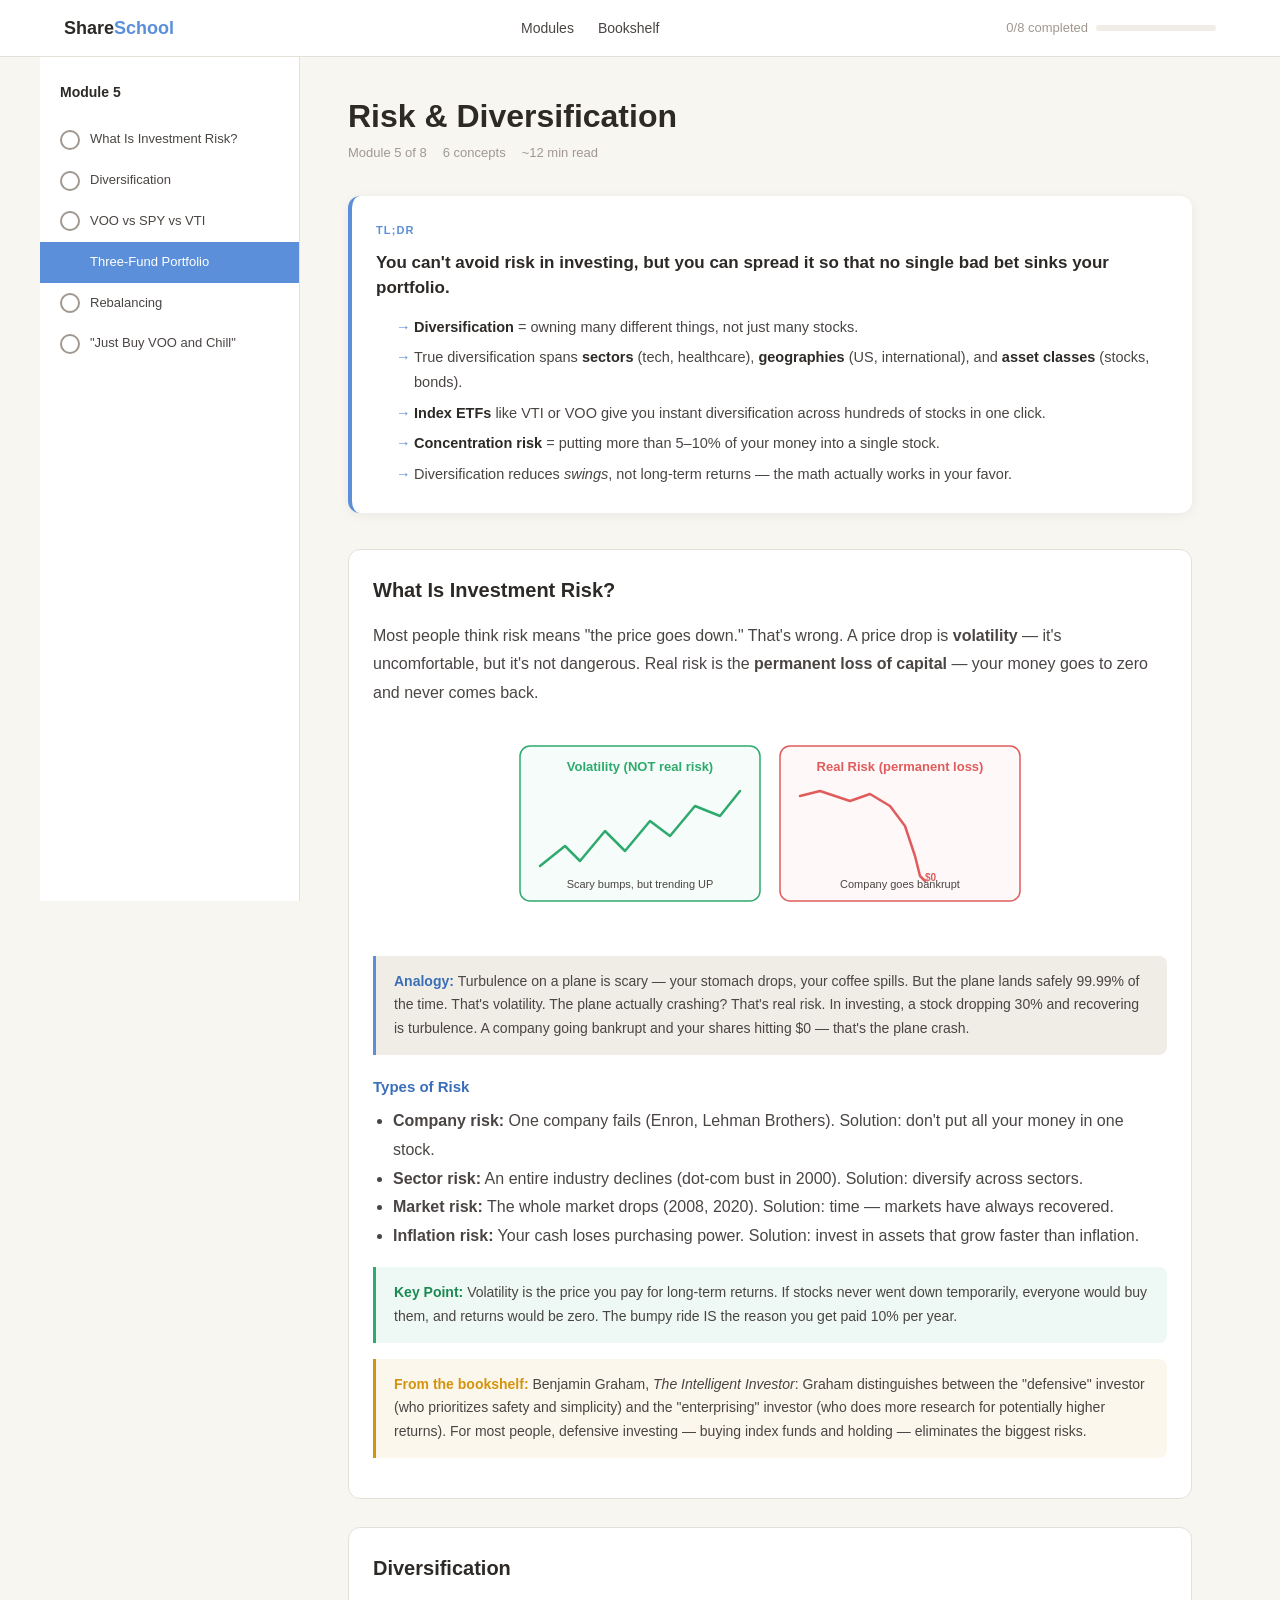
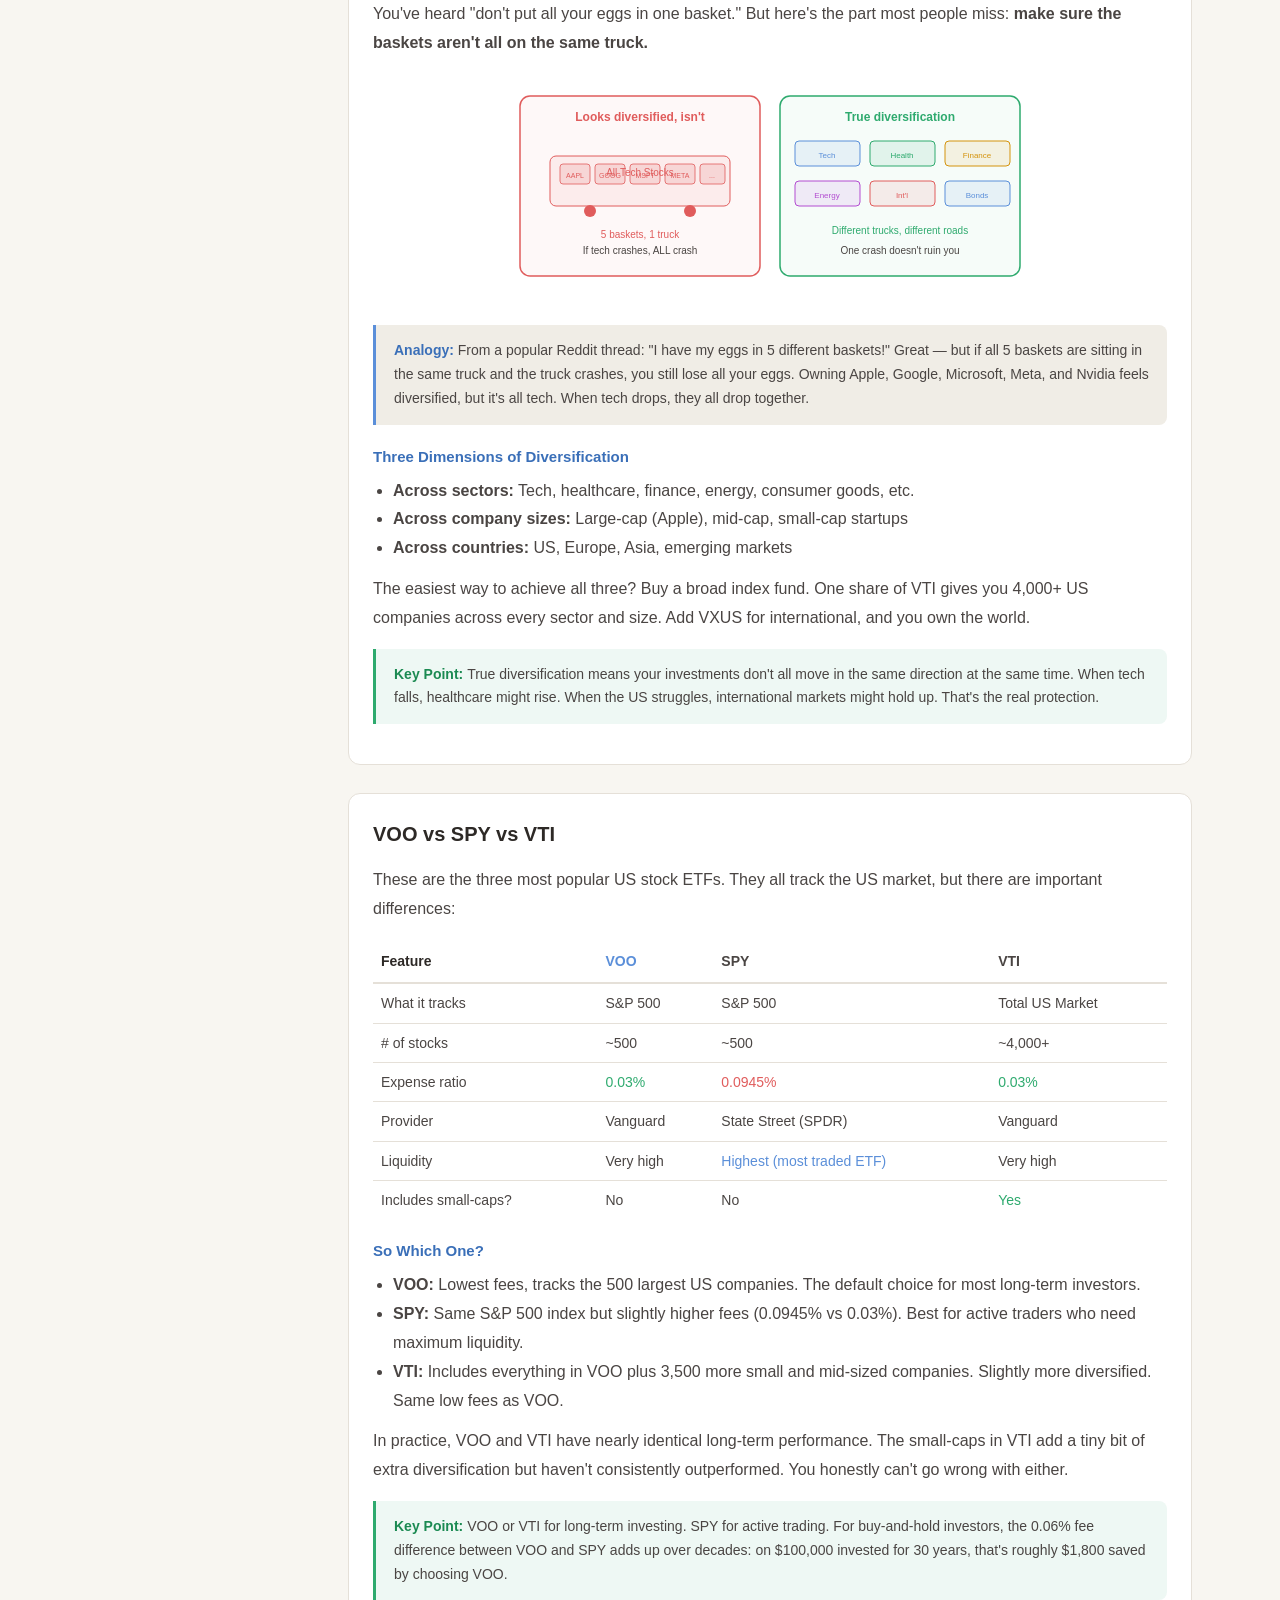
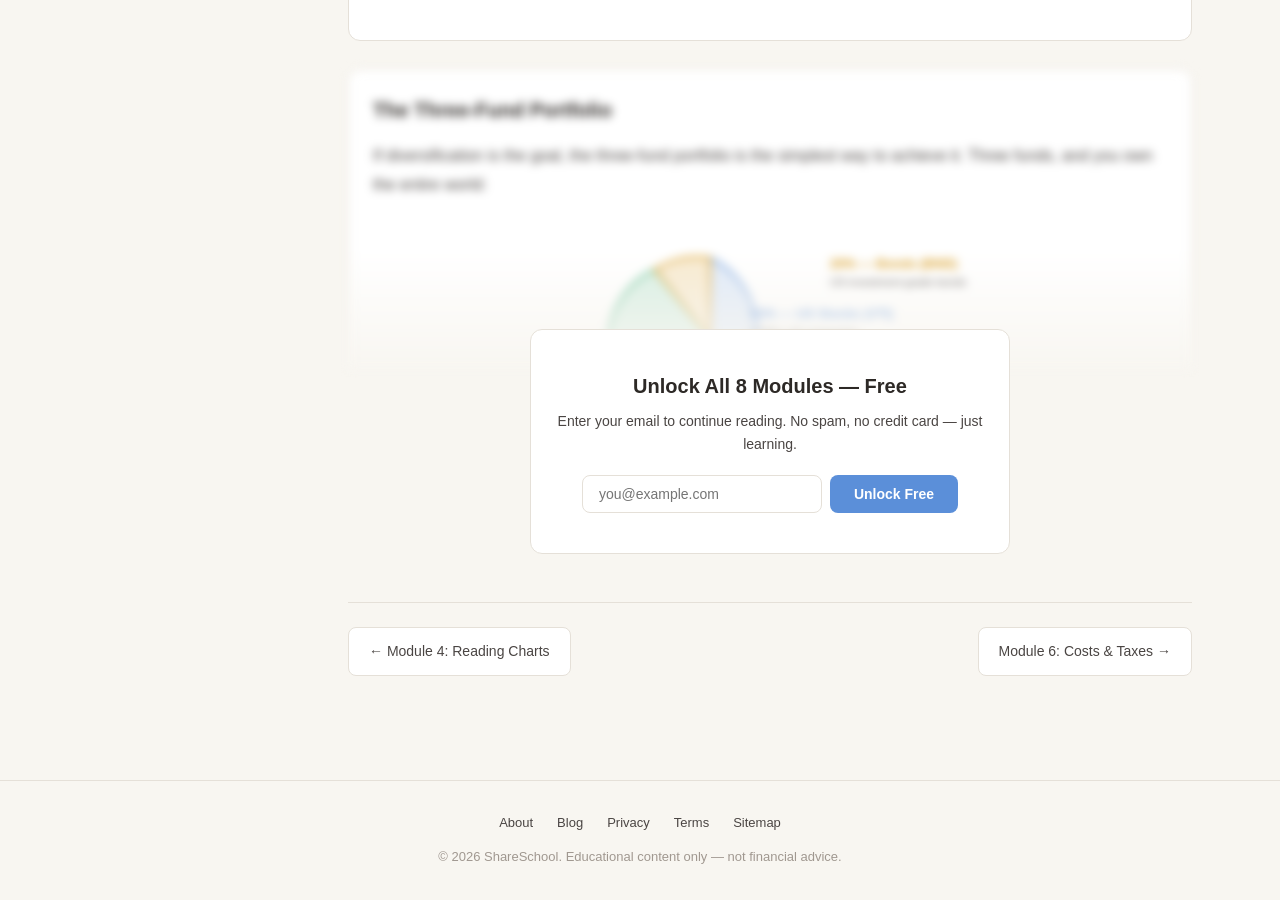
<file: modules/risk-and-diversification.html>
<!DOCTYPE html>
<html lang="en">
<head>
  <meta charset="UTF-8">
  <meta name="viewport" content="width=device-width, initial-scale=1.0">
  <title>Stock Market Diversification & Risk Explained — ShareSchool</title>
  <meta name="description" content="Learn what investment risk really means, how diversification works, VOO vs SPY vs VTI, and the three-fund portfolio. Simple guide for beginners.">
  <link rel="canonical" href="https://shareschool.site/modules/risk-and-diversification.html">
  <meta property="og:title" content="Stock Market Diversification & Risk Explained — ShareSchool">
  <meta property="og:description" content="Learn what investment risk really means, how diversification works, VOO vs SPY vs VTI, and the three-fund portfolio. Simple guide for beginners.">
  <meta property="og:type" content="article">
  <meta property="og:url" content="https://shareschool.site/modules/risk-and-diversification.html">
  <meta property="og:image" content="https://shareschool.site/assets/og-image.png">
  <link rel="alternate" hreflang="en" href="https://shareschool.site/modules/risk-and-diversification.html">
  <link rel="stylesheet" href="../css/style.css">
  <!-- FAQ Schema -->
  <script type="application/ld+json">
  {
    "@context": "https://schema.org",
    "@type": "FAQPage",
    "mainEntity": [
      {
        "@type": "Question",
        "name": "What is investment risk?",
        "acceptedAnswer": {
          "@type": "Answer",
          "text": "Real investment risk is the permanent loss of capital, not temporary price drops. A stock falling 30% is volatility (like turbulence on a plane), but a stock going to zero is actual risk (like the plane crashing). As long as you hold diversified funds long-term, temporary drops recover."
        }
      },
      {
        "@type": "Question",
        "name": "What is diversification in investing?",
        "acceptedAnswer": {
          "@type": "Answer",
          "text": "Diversification means spreading your investments across different sectors, company sizes, and countries so that no single failure can wipe you out. Owning 10 tech stocks is NOT diversified — true diversification means your baskets are on different trucks, not the same one."
        }
      },
      {
        "@type": "Question",
        "name": "What is the difference between VOO, SPY, and VTI?",
        "acceptedAnswer": {
          "@type": "Answer",
          "text": "VOO and SPY both track the S&P 500 (500 large US companies), while VTI tracks the total US stock market (4000+ companies including small and mid-cap). VOO and VTI charge 0.03% in fees, SPY charges 0.0945%. For most long-term investors, VOO or VTI are the best choices."
        }
      },
      {
        "@type": "Question",
        "name": "What is the three-fund portfolio?",
        "acceptedAnswer": {
          "@type": "Answer",
          "text": "The three-fund portfolio consists of US stocks (VTI), international stocks (VXUS), and US bonds (BND). A classic allocation is 60% US stocks, 20% international, and 20% bonds. This simple combination covers 15,000+ securities worldwide and provides broad global diversification."
        }
      },
      {
        "@type": "Question",
        "name": "What does rebalancing mean in investing?",
        "acceptedAnswer": {
          "@type": "Answer",
          "text": "Rebalancing means periodically adjusting your portfolio back to your target allocation. Over time, some investments grow faster and become a larger percentage than intended. You sell some winners and buy some laggards to maintain your original risk level. Most investors rebalance annually or when allocations drift more than 5%."
        }
      }
    ]
  }
  </script>
</head>
<body>

<!-- Navigation -->
<nav class="site-nav">
  <div class="nav-inner">
    <a href="../index.html" class="nav-logo">Share<span>School</span></a>
    <ul class="nav-links">
      <li><a href="../index.html">Modules</a></li>
      <li><a href="../bookshelf.html">Bookshelf</a></li>
    </ul>
    <div class="nav-progress">
      <span class="nav-progress-text">0/8 completed</span>
      <div class="nav-progress-track">
        <div class="nav-progress-fill"></div>
      </div>
    </div>
    <button class="nav-hamburger" aria-label="Menu">
      <svg viewBox="0 0 24 24" fill="none" stroke="currentColor" stroke-width="2">
        <path d="M3 12h18M3 6h18M3 18h18"/>
      </svg>
    </button>
  </div>
</nav>

<!-- Module Layout -->
<div class="module-layout">
  <!-- Sidebar -->
  <aside class="module-sidebar">
    <div class="sidebar-title">Module 5</div>
    <a class="sidebar-item" data-kp="kp-risk"><span class="sidebar-icon pending"></span>What Is Investment Risk?</a>
    <a class="sidebar-item" data-kp="kp-diversify"><span class="sidebar-icon pending"></span>Diversification</a>
    <a class="sidebar-item" data-kp="kp-voo"><span class="sidebar-icon pending"></span>VOO vs SPY vs VTI</a>
    <a class="sidebar-item" data-kp="kp-threefund"><span class="sidebar-icon pending"></span>Three-Fund Portfolio</a>
    <a class="sidebar-item" data-kp="kp-rebalancing"><span class="sidebar-icon pending"></span>Rebalancing</a>
    <a class="sidebar-item" data-kp="kp-voochill"><span class="sidebar-icon pending"></span>"Just Buy VOO and Chill"</a>
  </aside>

  <!-- Main Content -->
  <main class="module-content">
    <h1>Risk & Diversification</h1>
    <div class="module-meta">
      <span>Module 5 of 8</span>
      <span>6 concepts</span>
      <span>~12 min read</span>
    </div>

    <div class="tldr-box">
      <span class="tldr-label">TL;DR</span>
      <p class="tldr-answer">You can't avoid risk in investing, but you can spread it so that no single bad bet sinks your portfolio.</p>
      <ul>
        <li><strong>Diversification</strong> = owning many different things, not just many stocks.</li>
        <li>True diversification spans <strong>sectors</strong> (tech, healthcare), <strong>geographies</strong> (US, international), and <strong>asset classes</strong> (stocks, bonds).</li>
        <li><strong>Index ETFs</strong> like VTI or VOO give you instant diversification across hundreds of stocks in one click.</li>
        <li><strong>Concentration risk</strong> = putting more than 5–10% of your money into a single stock.</li>
        <li>Diversification reduces <em>swings</em>, not long-term returns — the math actually works in your favor.</li>
      </ul>
    </div>

    <!-- KP 1: What Is Investment Risk? -->
    <article class="kp-card" id="kp-risk">
      <h2>What Is Investment Risk?</h2>
      <p>Most people think risk means "the price goes down." That's wrong. A price drop is <strong>volatility</strong> — it's uncomfortable, but it's not dangerous. Real risk is the <strong>permanent loss of capital</strong> — your money goes to zero and never comes back.</p>

      <!-- SVG: Volatility vs Real Risk -->
      <svg width="100%" height="180" viewBox="0 0 520 180" fill="none" xmlns="http://www.w3.org/2000/svg" style="margin:16px 0;" role="img" aria-label="Volatility is a wavy line trending up; real risk is a line crashing to zero">
        <!-- Left: Volatility -->
        <rect x="10" y="10" width="240" height="155" rx="10" fill="rgba(46,170,110,0.04)" stroke="#2eaa6e" stroke-width="1.5"/>
        <text x="130" y="35" text-anchor="middle" font-size="13" fill="#2eaa6e" font-weight="700">Volatility (NOT real risk)</text>
        <!-- Wavy line trending up -->
        <polyline points="30,130 55,110 70,125 95,95 115,115 140,85 160,100 185,70 210,80 230,55" stroke="#2eaa6e" stroke-width="2.5" fill="none" stroke-linecap="round" stroke-linejoin="round"/>
        <text x="130" y="152" text-anchor="middle" font-size="11" fill="#4a4543">Scary bumps, but trending UP</text>

        <!-- Right: Real Risk -->
        <rect x="270" y="10" width="240" height="155" rx="10" fill="rgba(224,92,92,0.04)" stroke="#e05c5c" stroke-width="1.5"/>
        <text x="390" y="35" text-anchor="middle" font-size="13" fill="#e05c5c" font-weight="700">Real Risk (permanent loss)</text>
        <!-- Line crashing to zero -->
        <polyline points="290,60 310,55 340,65 360,58 380,70 395,90 405,120 410,140 415,145" stroke="#e05c5c" stroke-width="2.5" fill="none" stroke-linecap="round" stroke-linejoin="round"/>
        <text x="415" y="145" font-size="10" fill="#e05c5c" font-weight="600">$0</text>
        <text x="390" y="152" text-anchor="middle" font-size="11" fill="#4a4543">Company goes bankrupt</text>
      </svg>

      <div class="analogy">
        Turbulence on a plane is scary — your stomach drops, your coffee spills. But the plane lands safely 99.99% of the time. That's volatility. The plane actually crashing? That's real risk. In investing, a stock dropping 30% and recovering is turbulence. A company going bankrupt and your shares hitting $0 — that's the plane crash.
      </div>

      <h3>Types of Risk</h3>
      <ul>
        <li><strong>Company risk:</strong> One company fails (Enron, Lehman Brothers). Solution: don't put all your money in one stock.</li>
        <li><strong>Sector risk:</strong> An entire industry declines (dot-com bust in 2000). Solution: diversify across sectors.</li>
        <li><strong>Market risk:</strong> The whole market drops (2008, 2020). Solution: time — markets have always recovered.</li>
        <li><strong>Inflation risk:</strong> Your cash loses purchasing power. Solution: invest in assets that grow faster than inflation.</li>
      </ul>

      <div class="key-point">
        Volatility is the price you pay for long-term returns. If stocks never went down temporarily, everyone would buy them, and returns would be zero. The bumpy ride IS the reason you get paid 10% per year.
      </div>

      <div class="book-ref">
        Benjamin Graham, <em>The Intelligent Investor</em>: Graham distinguishes between the "defensive" investor (who prioritizes safety and simplicity) and the "enterprising" investor (who does more research for potentially higher returns). For most people, defensive investing — buying index funds and holding — eliminates the biggest risks.
      </div>
    </article>

    <!-- KP 2: Diversification -->
    <article class="kp-card" id="kp-diversify">
      <h2>Diversification</h2>
      <p>You've heard "don't put all your eggs in one basket." But here's the part most people miss: <strong>make sure the baskets aren't all on the same truck.</strong></p>

      <!-- SVG: Concentrated vs Diversified -->
      <svg width="100%" height="200" viewBox="0 0 520 200" fill="none" xmlns="http://www.w3.org/2000/svg" style="margin:16px 0;" role="img" aria-label="Concentrated portfolio vs truly diversified portfolio">
        <!-- Left: Bad diversification -->
        <rect x="10" y="10" width="240" height="180" rx="10" fill="rgba(224,92,92,0.04)" stroke="#e05c5c" stroke-width="1.5"/>
        <text x="130" y="35" text-anchor="middle" font-size="12" fill="#e05c5c" font-weight="700">Looks diversified, isn't</text>
        <!-- Truck carrying all baskets -->
        <rect x="40" y="70" width="180" height="50" rx="6" fill="rgba(224,92,92,0.08)" stroke="#e05c5c" stroke-width="1"/>
        <text x="130" y="90" text-anchor="middle" font-size="10" fill="#e05c5c">All Tech Stocks</text>
        <!-- Individual boxes inside truck -->
        <rect x="50" y="78" width="30" height="20" rx="3" fill="rgba(224,92,92,0.15)" stroke="#e05c5c" stroke-width="0.8"/>
        <text x="65" y="92" text-anchor="middle" font-size="7" fill="#e05c5c">AAPL</text>
        <rect x="85" y="78" width="30" height="20" rx="3" fill="rgba(224,92,92,0.15)" stroke="#e05c5c" stroke-width="0.8"/>
        <text x="100" y="92" text-anchor="middle" font-size="7" fill="#e05c5c">GOOG</text>
        <rect x="120" y="78" width="30" height="20" rx="3" fill="rgba(224,92,92,0.15)" stroke="#e05c5c" stroke-width="0.8"/>
        <text x="135" y="92" text-anchor="middle" font-size="7" fill="#e05c5c">MSFT</text>
        <rect x="155" y="78" width="30" height="20" rx="3" fill="rgba(224,92,92,0.15)" stroke="#e05c5c" stroke-width="0.8"/>
        <text x="170" y="92" text-anchor="middle" font-size="7" fill="#e05c5c">META</text>
        <rect x="190" y="78" width="25" height="20" rx="3" fill="rgba(224,92,92,0.15)" stroke="#e05c5c" stroke-width="0.8"/>
        <text x="202" y="92" text-anchor="middle" font-size="7" fill="#e05c5c">...</text>
        <!-- Wheels -->
        <circle cx="80" cy="125" r="6" fill="#e05c5c"/>
        <circle cx="180" cy="125" r="6" fill="#e05c5c"/>
        <text x="130" y="152" text-anchor="middle" font-size="10" fill="#e05c5c">5 baskets, 1 truck</text>
        <text x="130" y="168" text-anchor="middle" font-size="10" fill="#4a4543">If tech crashes, ALL crash</text>

        <!-- Right: True diversification -->
        <rect x="270" y="10" width="240" height="180" rx="10" fill="rgba(46,170,110,0.04)" stroke="#2eaa6e" stroke-width="1.5"/>
        <text x="390" y="35" text-anchor="middle" font-size="12" fill="#2eaa6e" font-weight="700">True diversification</text>
        <!-- Multiple small trucks -->
        <rect x="285" y="55" width="65" height="25" rx="4" fill="rgba(91,143,217,0.1)" stroke="#5b8fd9" stroke-width="1"/>
        <text x="317" y="72" text-anchor="middle" font-size="8" fill="#5b8fd9">Tech</text>
        <rect x="360" y="55" width="65" height="25" rx="4" fill="rgba(46,170,110,0.1)" stroke="#2eaa6e" stroke-width="1"/>
        <text x="392" y="72" text-anchor="middle" font-size="8" fill="#2eaa6e">Health</text>
        <rect x="435" y="55" width="65" height="25" rx="4" fill="rgba(212,147,13,0.1)" stroke="#d4930d" stroke-width="1"/>
        <text x="467" y="72" text-anchor="middle" font-size="8" fill="#d4930d">Finance</text>
        <rect x="285" y="95" width="65" height="25" rx="4" fill="rgba(179,77,209,0.1)" stroke="#b34dd1" stroke-width="1"/>
        <text x="317" y="112" text-anchor="middle" font-size="8" fill="#b34dd1">Energy</text>
        <rect x="360" y="95" width="65" height="25" rx="4" fill="rgba(224,92,92,0.1)" stroke="#e05c5c" stroke-width="1"/>
        <text x="392" y="112" text-anchor="middle" font-size="8" fill="#e05c5c">Int'l</text>
        <rect x="435" y="95" width="65" height="25" rx="4" fill="rgba(91,143,217,0.1)" stroke="#5b8fd9" stroke-width="1"/>
        <text x="467" y="112" text-anchor="middle" font-size="8" fill="#5b8fd9">Bonds</text>
        <text x="390" y="148" text-anchor="middle" font-size="10" fill="#2eaa6e">Different trucks, different roads</text>
        <text x="390" y="168" text-anchor="middle" font-size="10" fill="#4a4543">One crash doesn't ruin you</text>
      </svg>

      <div class="analogy">
        From a popular Reddit thread: "I have my eggs in 5 different baskets!" Great — but if all 5 baskets are sitting in the same truck and the truck crashes, you still lose all your eggs. Owning Apple, Google, Microsoft, Meta, and Nvidia feels diversified, but it's all tech. When tech drops, they all drop together.
      </div>

      <h3>Three Dimensions of Diversification</h3>
      <ul>
        <li><strong>Across sectors:</strong> Tech, healthcare, finance, energy, consumer goods, etc.</li>
        <li><strong>Across company sizes:</strong> Large-cap (Apple), mid-cap, small-cap startups</li>
        <li><strong>Across countries:</strong> US, Europe, Asia, emerging markets</li>
      </ul>

      <p>The easiest way to achieve all three? Buy a broad index fund. One share of VTI gives you 4,000+ US companies across every sector and size. Add VXUS for international, and you own the world.</p>

      <div class="key-point">
        True diversification means your investments don't all move in the same direction at the same time. When tech falls, healthcare might rise. When the US struggles, international markets might hold up. That's the real protection.
      </div>
    </article>

    <!-- KP 3: VOO vs SPY vs VTI -->
    <article class="kp-card" id="kp-voo">
      <h2>VOO vs SPY vs VTI</h2>
      <p>These are the three most popular US stock ETFs. They all track the US market, but there are important differences:</p>

      <!-- Comparison Table -->
      <table style="width:100%; border-collapse:collapse; font-size:14px; margin:16px 0;">
        <thead>
          <tr style="border-bottom:2px solid var(--border);">
            <th style="text-align:left; padding:10px 8px; color:var(--text-bright);">Feature</th>
            <th style="text-align:left; padding:10px 8px; color:var(--accent);">VOO</th>
            <th style="text-align:left; padding:10px 8px;">SPY</th>
            <th style="text-align:left; padding:10px 8px;">VTI</th>
          </tr>
        </thead>
        <tbody>
          <tr style="border-bottom:1px solid var(--border);">
            <td style="padding:8px;">What it tracks</td>
            <td style="padding:8px;">S&P 500</td>
            <td style="padding:8px;">S&P 500</td>
            <td style="padding:8px;">Total US Market</td>
          </tr>
          <tr style="border-bottom:1px solid var(--border);">
            <td style="padding:8px;"># of stocks</td>
            <td style="padding:8px;">~500</td>
            <td style="padding:8px;">~500</td>
            <td style="padding:8px;">~4,000+</td>
          </tr>
          <tr style="border-bottom:1px solid var(--border);">
            <td style="padding:8px;">Expense ratio</td>
            <td style="padding:8px; color:var(--green);">0.03%</td>
            <td style="padding:8px; color:var(--red);">0.0945%</td>
            <td style="padding:8px; color:var(--green);">0.03%</td>
          </tr>
          <tr style="border-bottom:1px solid var(--border);">
            <td style="padding:8px;">Provider</td>
            <td style="padding:8px;">Vanguard</td>
            <td style="padding:8px;">State Street (SPDR)</td>
            <td style="padding:8px;">Vanguard</td>
          </tr>
          <tr style="border-bottom:1px solid var(--border);">
            <td style="padding:8px;">Liquidity</td>
            <td style="padding:8px;">Very high</td>
            <td style="padding:8px; color:var(--accent);">Highest (most traded ETF)</td>
            <td style="padding:8px;">Very high</td>
          </tr>
          <tr>
            <td style="padding:8px;">Includes small-caps?</td>
            <td style="padding:8px;">No</td>
            <td style="padding:8px;">No</td>
            <td style="padding:8px; color:var(--green);">Yes</td>
          </tr>
        </tbody>
      </table>

      <h3>So Which One?</h3>
      <ul>
        <li><strong>VOO:</strong> Lowest fees, tracks the 500 largest US companies. The default choice for most long-term investors.</li>
        <li><strong>SPY:</strong> Same S&P 500 index but slightly higher fees (0.0945% vs 0.03%). Best for active traders who need maximum liquidity.</li>
        <li><strong>VTI:</strong> Includes everything in VOO plus 3,500 more small and mid-sized companies. Slightly more diversified. Same low fees as VOO.</li>
      </ul>

      <p>In practice, VOO and VTI have nearly identical long-term performance. The small-caps in VTI add a tiny bit of extra diversification but haven't consistently outperformed. You honestly can't go wrong with either.</p>

      <div class="key-point">
        VOO or VTI for long-term investing. SPY for active trading. For buy-and-hold investors, the 0.06% fee difference between VOO and SPY adds up over decades: on $100,000 invested for 30 years, that's roughly $1,800 saved by choosing VOO.
      </div>
    </article>

    <!-- Email Gate -->
    <div class="email-gate-overlay" id="emailGate">
      <div class="email-gate-blur">
        <!-- KP 4: Three-Fund Portfolio -->
        <article class="kp-card" id="kp-threefund">
          <h2>The Three-Fund Portfolio</h2>
          <p>If diversification is the goal, the three-fund portfolio is the simplest way to achieve it. Three funds, and you own the entire world:</p>

          <!-- SVG: Pie chart -->
          <svg width="100%" height="220" viewBox="0 0 520 220" fill="none" xmlns="http://www.w3.org/2000/svg" style="margin:16px 0;" role="img" aria-label="Three-fund portfolio: 60% US stocks, 20% international, 20% bonds">
            <!-- Pie chart -->
            <!-- 60% US stocks (216 degrees, starting from top) -->
            <path d="M200 110 L200 30 A80 80 0 1 1 130.72 178.56 Z" fill="rgba(91,143,217,0.2)" stroke="#5b8fd9" stroke-width="2"/>
            <!-- 20% International (72 degrees) -->
            <path d="M200 110 L130.72 178.56 A80 80 0 0 1 144.72 41.44 Z" fill="rgba(46,170,110,0.2)" stroke="#2eaa6e" stroke-width="2"/>
            <!-- 20% Bonds (72 degrees) -->
            <path d="M200 110 L144.72 41.44 A80 80 0 0 1 200 30 Z" fill="rgba(212,147,13,0.2)" stroke="#d4930d" stroke-width="2"/>

            <!-- Labels -->
            <text x="240" y="90" font-size="13" fill="#5b8fd9" font-weight="600">60% — US Stocks (VTI)</text>
            <text x="240" y="108" font-size="11" fill="#4a4543">4,000+ US companies</text>

            <text x="320" y="150" font-size="13" fill="#2eaa6e" font-weight="600">20% — International (VXUS)</text>
            <text x="320" y="168" font-size="11" fill="#4a4543">8,000+ non-US companies</text>

            <text x="320" y="40" font-size="13" fill="#d4930d" font-weight="600">20% — Bonds (BND)</text>
            <text x="320" y="58" font-size="11" fill="#4a4543">US investment-grade bonds</text>

            <text x="200" y="210" text-anchor="middle" font-size="12" fill="#4a4543" font-weight="600">3 funds = 15,000+ securities worldwide</text>
          </svg>

          <h3>Why These Three?</h3>
          <ul>
            <li><strong>VTI (US stocks):</strong> The engine of growth. US companies have been the strongest performers for decades.</li>
            <li><strong>VXUS (International stocks):</strong> The safety net. When the US underperforms (it happens in cycles), international markets may pick up the slack.</li>
            <li><strong>BND (US bonds):</strong> The shock absorber. Bonds are boring, but they cushion your portfolio during stock crashes.</li>
          </ul>

          <h3>Age-Based Rule of Thumb</h3>
          <p>A classic guideline: <strong>bond percentage = your age</strong>. If you're 30, hold 30% bonds. If you're 60, hold 60% bonds. The idea: as you get closer to needing the money, you shift toward stability.</p>
          <p>This is a rough guideline, not a rule. Many young investors hold 0-10% bonds because they have decades to recover from crashes.</p>

          <div class="key-point">
            The three-fund portfolio is the investing equivalent of a balanced meal. You could spend years optimizing your diet with exotic supplements, or you could eat vegetables, protein, and whole grains and be healthier than 90% of people. Simple works.
          </div>
        </article>

        <!-- KP 5: Rebalancing -->
        <article class="kp-card" id="kp-rebalancing">
          <h2>Rebalancing</h2>
          <p>You set your target allocation (say, 60/20/20). But the market doesn't care about your targets. Over time, winners grow bigger and your allocation drifts.</p>

          <!-- SVG: Before and After rebalancing -->
          <svg width="100%" height="200" viewBox="0 0 520 200" fill="none" xmlns="http://www.w3.org/2000/svg" style="margin:16px 0;" role="img" aria-label="Before rebalancing: allocation has drifted. After: back to target.">
            <!-- Before -->
            <rect x="10" y="10" width="230" height="175" rx="10" fill="rgba(224,92,92,0.04)" stroke="#e05c5c" stroke-width="1.5"/>
            <text x="125" y="35" text-anchor="middle" font-size="12" fill="#e05c5c" font-weight="700">Before (drifted)</text>
            <!-- Stacked bar -->
            <rect x="50" y="50" width="150" height="50" rx="0" fill="rgba(91,143,217,0.25)" stroke="#5b8fd9" stroke-width="1"/>
            <text x="125" y="80" text-anchor="middle" font-size="11" fill="#5b8fd9" font-weight="600">US Stocks — 75%</text>
            <rect x="50" y="100" width="150" height="20" rx="0" fill="rgba(46,170,110,0.25)" stroke="#2eaa6e" stroke-width="1"/>
            <text x="125" y="115" text-anchor="middle" font-size="10" fill="#2eaa6e" font-weight="600">Int'l — 15%</text>
            <rect x="50" y="120" width="150" height="15" rx="0" fill="rgba(212,147,13,0.25)" stroke="#d4930d" stroke-width="1"/>
            <text x="125" y="132" text-anchor="middle" font-size="9" fill="#d4930d" font-weight="600">Bonds — 10%</text>
            <text x="125" y="162" text-anchor="middle" font-size="10" fill="#e05c5c">US stocks grew too big!</text>

            <!-- Arrow -->
            <path d="M250 100 L270 100" stroke="#a09890" stroke-width="2" stroke-dasharray="4 3"/>
            <polygon points="270,96 278,100 270,104" fill="#a09890"/>

            <!-- After -->
            <rect x="280" y="10" width="230" height="175" rx="10" fill="rgba(46,170,110,0.04)" stroke="#2eaa6e" stroke-width="1.5"/>
            <text x="395" y="35" text-anchor="middle" font-size="12" fill="#2eaa6e" font-weight="700">After (rebalanced)</text>
            <!-- Stacked bar -->
            <rect x="320" y="50" width="150" height="40" rx="0" fill="rgba(91,143,217,0.25)" stroke="#5b8fd9" stroke-width="1"/>
            <text x="395" y="75" text-anchor="middle" font-size="11" fill="#5b8fd9" font-weight="600">US Stocks — 60%</text>
            <rect x="320" y="90" width="150" height="22" rx="0" fill="rgba(46,170,110,0.25)" stroke="#2eaa6e" stroke-width="1"/>
            <text x="395" y="105" text-anchor="middle" font-size="10" fill="#2eaa6e" font-weight="600">Int'l — 20%</text>
            <rect x="320" y="112" width="150" height="22" rx="0" fill="rgba(212,147,13,0.25)" stroke="#d4930d" stroke-width="1"/>
            <text x="395" y="128" text-anchor="middle" font-size="10" fill="#d4930d" font-weight="600">Bonds — 20%</text>
            <text x="395" y="162" text-anchor="middle" font-size="10" fill="#2eaa6e">Back to target allocation</text>
          </svg>

          <h3>How Rebalancing Works</h3>
          <p>Say US stocks had a great year and grew from 60% to 75% of your portfolio. Meanwhile, bonds shrank from 20% to 10%. To rebalance:</p>
          <ol>
            <li>Sell some US stocks (the winners)</li>
            <li>Buy more bonds and international stocks (the laggards)</li>
            <li>Get back to your 60/20/20 target</li>
          </ol>

          <p>It feels counterintuitive — selling your winners and buying your losers. But this is systematically "buying low and selling high," which is exactly what smart investors do.</p>

          <h3>When to Rebalance</h3>
          <ul>
            <li><strong>Calendar-based:</strong> Once a year (pick a date, like your birthday)</li>
            <li><strong>Threshold-based:</strong> Whenever any allocation drifts 5% or more from target</li>
            <li><strong>With new money:</strong> Direct new contributions to the lagging asset class (no selling needed)</li>
          </ul>

          <div class="warning-box">
            Don't rebalance too often. Every trade in a taxable account may trigger capital gains taxes. Once a year is plenty for most people.
          </div>

          <div class="key-point">
            Rebalancing isn't about maximizing returns — it's about maintaining your chosen risk level. Without it, a balanced portfolio slowly becomes a stock-heavy portfolio, which means more risk than you originally signed up for.
          </div>
        </article>

        <!-- KP 6: "Just Buy VOO and Chill" -->
        <article class="kp-card" id="kp-voochill">
          <h2>"Just Buy VOO and Chill"</h2>
          <p>After all this talk of diversification, three-fund portfolios, and rebalancing — here's the simplest strategy that beats most professional investors:</p>

          <p><strong>Buy VOO every month. Don't look at it. Don't sell. Repeat for 20+ years.</strong></p>

          <h3>The Buffett Bet</h3>
          <p>In 2007, Warren Buffett bet $1 million that the S&P 500 index would beat a hand-picked group of hedge funds over 10 years. The hedge funds charged 2% management fees plus 20% of profits and were managed by some of the smartest people on Wall Street.</p>

          <p>The result after 10 years (2008-2017):</p>
          <ul>
            <li><strong>S&P 500 index fund:</strong> +125.8% total return</li>
            <li><strong>Hedge funds (average):</strong> +36% total return</li>
          </ul>

          <p>The simple, boring index fund didn't just win — it crushed the pros by more than 3x. Buffett donated the $1 million winnings to charity.</p>

          <h3>Historical Context</h3>
          <p>The S&P 500 has returned roughly 10% per year on average since 1928. That includes the Great Depression, World War II, the dot-com crash, 2008, and COVID. Through every crisis, the market recovered and went higher.</p>

          <ul>
            <li>$10,000 invested in 1993 in the S&P 500 would be worth ~$200,000+ today</li>
            <li>Even if you invested at the worst possible time (right before every crash), you'd still be profitable if you held long enough</li>
          </ul>

          <div class="book-ref">
            Morgan Housel, <em>The Psychology of Money</em>: "Tails drive everything." A tiny number of outlier days drive the majority of long-term returns. If you miss the 10 best days in the market over 20 years, your returns get cut in half. The cost of trying to time the market is enormous — you have to be in the market to catch those few critical days.
          </div>

          <div class="key-point">
            If the simplest approach (buying an index fund and holding it) beats 90% of professional money managers, why would you try to be clever? The "VOO and chill" strategy works because it keeps you invested through every cycle, captures every good day, and costs almost nothing in fees.
          </div>
        </article>

        <!-- Quiz Section -->
        <section class="quiz-section">
          <h2>Module 5 Quiz</h2>
          <p style="color:var(--text-dim); font-size:14px; margin-bottom:24px;">Answer all correctly to complete this module. You can retry as many times as you want.</p>

          <div class="quiz-question-block">
            <p class="quiz-q-text"><span class="quiz-q-num">Q1.</span> What is the REAL risk in investing?</p>
            <div class="quiz-options">
              <div class="quiz-option">Any time the stock price goes down</div>
              <div class="quiz-option">Short-term volatility and market corrections</div>
              <div class="quiz-option">Permanent loss of capital, not temporary price drops</div>
              <div class="quiz-option">Inflation reducing your purchasing power</div>
            </div>
            <div class="quiz-feedback"></div>
          </div>

          <div class="quiz-question-block">
            <p class="quiz-q-text"><span class="quiz-q-num">Q2.</span> Owning 10 different tech stocks is good diversification.</p>
            <div class="quiz-options">
              <div class="quiz-option">True — 10 stocks is plenty of diversification</div>
              <div class="quiz-option">False — they're all in the same sector</div>
              <div class="quiz-option">True — as long as they're different companies</div>
              <div class="quiz-option">It depends on the market conditions</div>
            </div>
            <div class="quiz-feedback"></div>
          </div>

          <div class="quiz-question-block">
            <p class="quiz-q-text"><span class="quiz-q-num">Q3.</span> VOO and VTI differ because:</p>
            <div class="quiz-options">
              <div class="quiz-option">VOO has lower fees than VTI</div>
              <div class="quiz-option">VTI only tracks technology stocks</div>
              <div class="quiz-option">VTI includes small and mid-cap stocks too, not just the S&P 500</div>
              <div class="quiz-option">VOO includes international stocks but VTI doesn't</div>
            </div>
            <div class="quiz-feedback"></div>
          </div>

          <div class="quiz-question-block">
            <p class="quiz-q-text"><span class="quiz-q-num">Q4.</span> The three-fund portfolio consists of:</p>
            <div class="quiz-options">
              <div class="quiz-option">US stocks, international stocks, and bonds</div>
              <div class="quiz-option">Large-cap, mid-cap, and small-cap stocks</div>
              <div class="quiz-option">Tech stocks, healthcare stocks, and energy stocks</div>
              <div class="quiz-option">Stocks, real estate, and cryptocurrency</div>
            </div>
            <div class="quiz-feedback"></div>
          </div>

          <div class="quiz-question-block">
            <p class="quiz-q-text"><span class="quiz-q-num">Q5.</span> Rebalancing means:</p>
            <div class="quiz-options">
              <div class="quiz-option">Selling everything and starting over with new investments</div>
              <div class="quiz-option">Selling some winners and buying some losers to maintain target allocation</div>
              <div class="quiz-option">Only buying stocks when the market is down</div>
              <div class="quiz-option">Moving all your money into bonds when the market drops</div>
            </div>
            <div class="quiz-feedback"></div>
          </div>

          <div class="quiz-question-block">
            <p class="quiz-q-text"><span class="quiz-q-num">Q6.</span> Warren Buffett recommends most people:</p>
            <div class="quiz-options">
              <div class="quiz-option">Pick individual stocks based on research</div>
              <div class="quiz-option">Hire a professional hedge fund manager</div>
              <div class="quiz-option">Buy a low-cost S&P 500 index fund</div>
              <div class="quiz-option">Wait for the market to crash before investing</div>
            </div>
            <div class="quiz-feedback"></div>
          </div>

          <div class="quiz-result">
            <div class="score">0/6</div>
            <div class="score-label">Get all 6 correct to complete this module</div>
            <button class="retry-btn">Try Again</button>
          </div>
        </section>
      </div>
      <div class="email-gate-box">
        <h3>Unlock All 8 Modules — Free</h3>
        <p>Enter your email to continue reading. No spam, no credit card — just learning.</p>
        <form class="email-gate-form">
          <input type="email" placeholder="you@example.com" required>
          <button type="submit">Unlock Free</button>
        </form>
        <p class="email-gate-msg"></p>
      </div>
    </div>

    <!-- Module Navigation -->
    <div class="module-nav">
      <a href="reading-charts.html">&larr; Module 4: Reading Charts</a>
      <a href="costs-and-taxes.html" class="nav-next">Module 6: Costs & Taxes &rarr;</a>
    </div>
  </main>
</div>

<!-- Footer -->
<footer class="site-footer">
  <div class="footer-links">
    <a href="/about.html">About</a>
    <a href="/blog/">Blog</a>
    <a href="/privacy.html">Privacy</a>
    <a href="/terms.html">Terms</a>
    <a href="/sitemap.xml">Sitemap</a>
  </div>
  <p>&copy; 2026 ShareSchool. Educational content only — not financial advice.</p>
</footer>

<script src="../js/shared.js"></script>
<script>
  // Quiz data for Module 5
  const quizData = [
    { answer: 2, explanation: "Real risk is permanent loss of capital — like a company going bankrupt. Temporary price drops are volatility, which is normal and recoverable. Think of it as turbulence vs. a plane crash." },
    { answer: 1, explanation: "False — owning 10 tech stocks means all your investments move together. If the tech sector drops 40%, all 10 drop. True diversification means different sectors, sizes, and countries." },
    { answer: 2, explanation: "VOO tracks the S&P 500 (500 large companies). VTI tracks the entire US market — 4,000+ companies including small and mid-cap stocks. Both charge 0.03% in fees." },
    { answer: 0, explanation: "The three-fund portfolio is US stocks (VTI) + international stocks (VXUS) + US bonds (BND). Three funds covering 15,000+ securities worldwide." },
    { answer: 1, explanation: "Rebalancing means selling overweight winners and buying underweight laggards to return to your target allocation. It systematically enforces 'buy low, sell high.'" },
    { answer: 2, explanation: "Buffett bet $1M that a simple S&P 500 index fund would beat hedge funds over 10 years — and won decisively (+125.8% vs +36%). He recommends low-cost index funds for most people." }
  ];

  document.addEventListener('DOMContentLoaded', () => {
    ShareSchool.init({
      moduleId: 'm5',
      totalKps: 6,
      quizData: quizData,
      emailGate: true
    });
  });
</script>
</body>
</html>
</file>
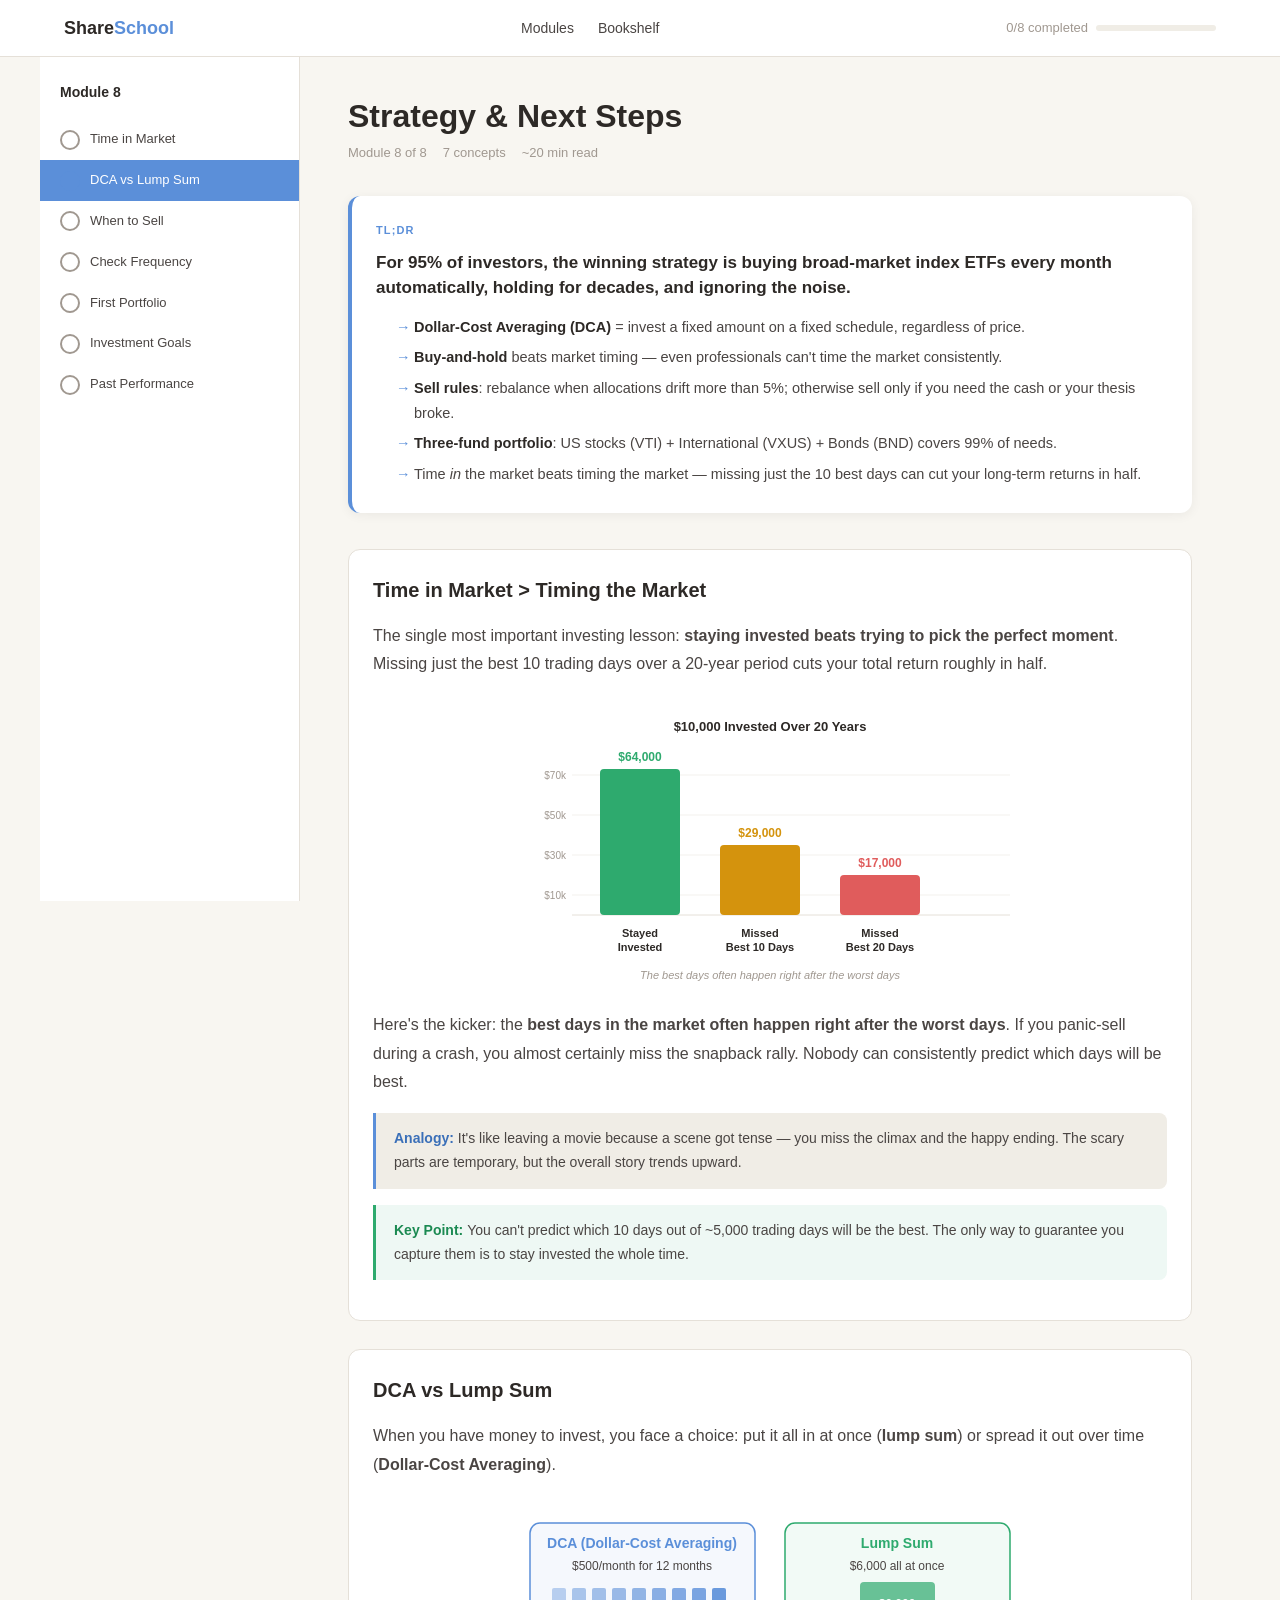
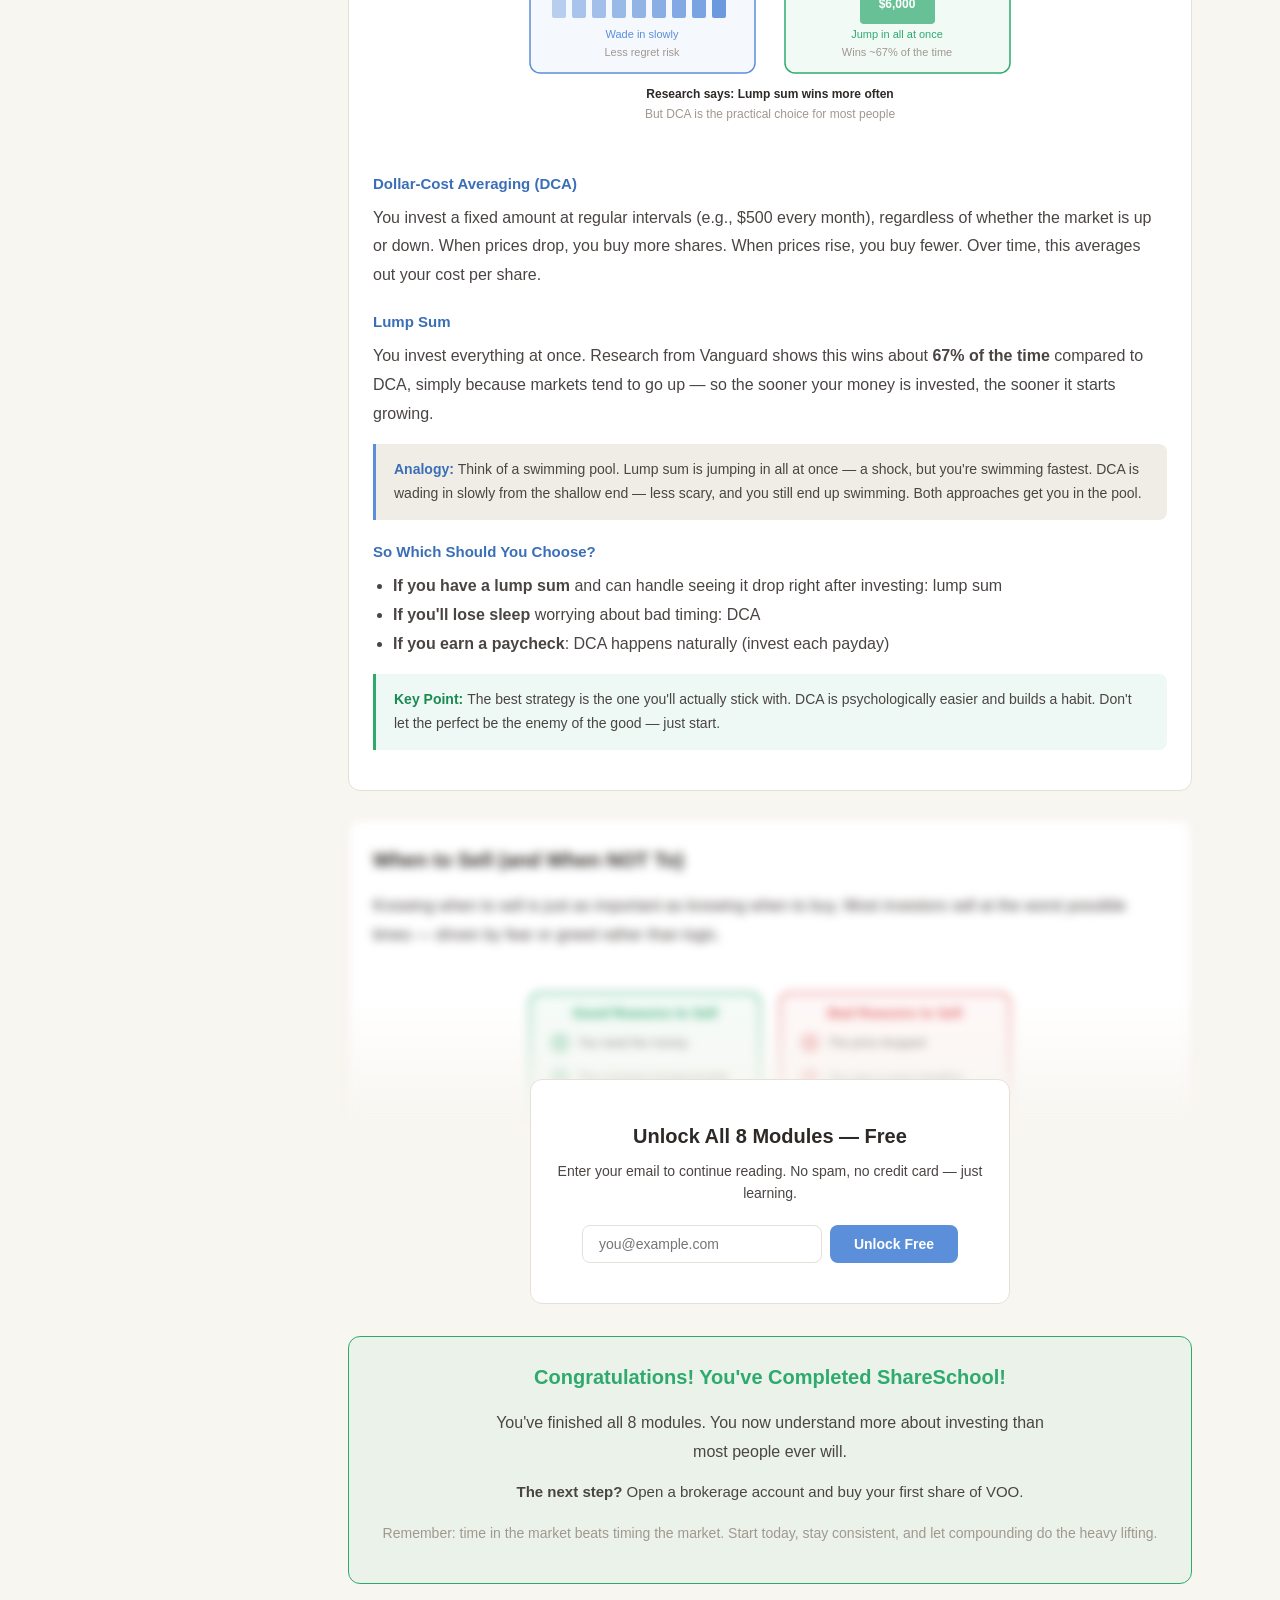
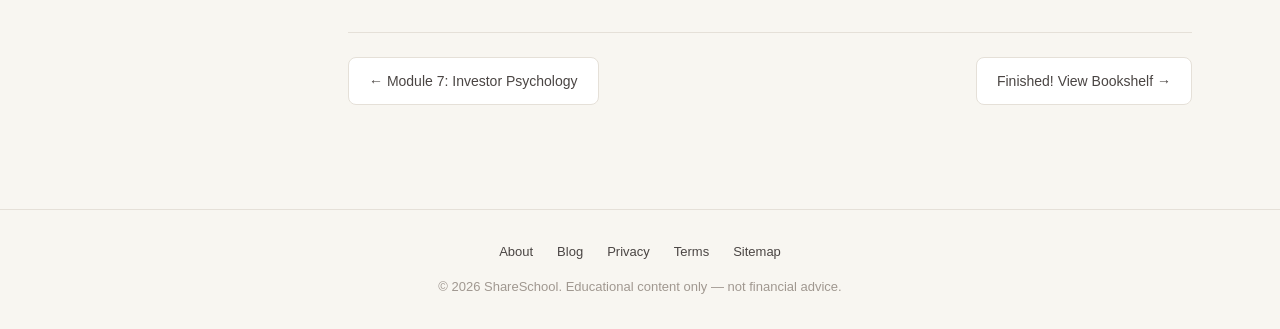
<file: modules/strategy-and-next-steps.html>
<!DOCTYPE html>
<html lang="en">
<head>
  <meta charset="UTF-8">
  <meta name="viewport" content="width=device-width, initial-scale=1.0">
  <title>Beginner Investing Strategy: DCA, When to Sell, First Portfolio — ShareSchool</title>
  <meta name="description" content="Learn DCA vs lump sum investing, when to sell stocks, how to build your first portfolio, and set investment goals. Your action plan for getting started.">
  <link rel="canonical" href="https://shareschool.site/modules/strategy-and-next-steps.html">
  <meta property="og:title" content="Beginner Investing Strategy: DCA, When to Sell, First Portfolio — ShareSchool">
  <meta property="og:description" content="DCA vs lump sum, when to sell, building your first portfolio, and setting investment goals — your complete action plan.">
  <meta property="og:type" content="article">
  <meta property="og:url" content="https://shareschool.site/modules/strategy-and-next-steps.html">
  <meta property="og:image" content="https://shareschool.site/assets/og-image.png">
  <link rel="alternate" hreflang="en" href="https://shareschool.site/modules/strategy-and-next-steps.html">
  <link rel="stylesheet" href="../css/style.css">
  <!-- FAQ Schema -->
  <script type="application/ld+json">
  {
    "@context": "https://schema.org",
    "@type": "FAQPage",
    "mainEntity": [
      {
        "@type": "Question",
        "name": "Is it better to time the market or stay invested?",
        "acceptedAnswer": {
          "@type": "Answer",
          "text": "Staying invested beats timing the market. Missing just the best 10 trading days over 20 years can cut your total return roughly in half. The best days often come right after the worst days, so if you sell during a crash, you'll likely miss the recovery."
        }
      },
      {
        "@type": "Question",
        "name": "What is Dollar-Cost Averaging (DCA)?",
        "acceptedAnswer": {
          "@type": "Answer",
          "text": "Dollar-Cost Averaging means investing a fixed amount of money at regular intervals, regardless of the stock price. For example, investing $500 every month. When prices are low, you buy more shares; when prices are high, you buy fewer. This removes the stress of trying to pick the perfect time to invest."
        }
      },
      {
        "@type": "Question",
        "name": "Is DCA or lump sum investing better?",
        "acceptedAnswer": {
          "@type": "Answer",
          "text": "Research shows lump sum investing wins about 67% of the time because markets tend to go up over time. However, DCA reduces regret risk and is psychologically easier for most people. For beginners, DCA is often the practical choice because it builds a consistent habit."
        }
      },
      {
        "@type": "Question",
        "name": "When should you sell a stock?",
        "acceptedAnswer": {
          "@type": "Answer",
          "text": "Good reasons to sell: you need the money for a planned expense, the company's business fundamentally changed, you're rebalancing your portfolio, or you've reached your financial goal. Bad reasons: the price dropped, you saw a scary headline, a friend told you to, or you have FOMO about another stock."
        }
      },
      {
        "@type": "Question",
        "name": "What is the simplest portfolio for a beginner?",
        "acceptedAnswer": {
          "@type": "Answer",
          "text": "The simplest beginner portfolio is 100% VOO (an S&P 500 ETF). This single fund gives you ownership of 500 of the largest U.S. companies. As you get more comfortable, you can add international stocks (VXUS) and bonds (BND) for diversification."
        }
      }
    ]
  }
  </script>
</head>
<body>

<!-- Navigation -->
<nav class="site-nav">
  <div class="nav-inner">
    <a href="../index.html" class="nav-logo">Share<span>School</span></a>
    <ul class="nav-links">
      <li><a href="../index.html">Modules</a></li>
      <li><a href="../bookshelf.html">Bookshelf</a></li>
    </ul>
    <div class="nav-progress">
      <span class="nav-progress-text">0/8 completed</span>
      <div class="nav-progress-track">
        <div class="nav-progress-fill"></div>
      </div>
    </div>
    <button class="nav-hamburger" aria-label="Menu">
      <svg viewBox="0 0 24 24" fill="none" stroke="currentColor" stroke-width="2">
        <path d="M3 12h18M3 6h18M3 18h18"/>
      </svg>
    </button>
  </div>
</nav>

<!-- Module Layout -->
<div class="module-layout">
  <!-- Sidebar -->
  <aside class="module-sidebar">
    <div class="sidebar-title">Module 8</div>
    <a class="sidebar-item" data-kp="kp-timeinmarket"><span class="sidebar-icon pending"></span>Time in Market</a>
    <a class="sidebar-item" data-kp="kp-dcalump"><span class="sidebar-icon pending"></span>DCA vs Lump Sum</a>
    <a class="sidebar-item" data-kp="kp-whentosell"><span class="sidebar-icon pending"></span>When to Sell</a>
    <a class="sidebar-item" data-kp="kp-checkfrequency"><span class="sidebar-icon pending"></span>Check Frequency</a>
    <a class="sidebar-item" data-kp="kp-firstportfolio"><span class="sidebar-icon pending"></span>First Portfolio</a>
    <a class="sidebar-item" data-kp="kp-goals"><span class="sidebar-icon pending"></span>Investment Goals</a>
    <a class="sidebar-item" data-kp="kp-pastperformance"><span class="sidebar-icon pending"></span>Past Performance</a>
  </aside>

  <!-- Main Content -->
  <main class="module-content">
    <h1>Strategy & Next Steps</h1>
    <div class="module-meta">
      <span>Module 8 of 8</span>
      <span>7 concepts</span>
      <span>~20 min read</span>
    </div>

    <div class="tldr-box">
      <span class="tldr-label">TL;DR</span>
      <p class="tldr-answer">For 95% of investors, the winning strategy is buying broad-market index ETFs every month automatically, holding for decades, and ignoring the noise.</p>
      <ul>
        <li><strong>Dollar-Cost Averaging (DCA)</strong> = invest a fixed amount on a fixed schedule, regardless of price.</li>
        <li><strong>Buy-and-hold</strong> beats market timing — even professionals can't time the market consistently.</li>
        <li><strong>Sell rules</strong>: rebalance when allocations drift more than 5%; otherwise sell only if you need the cash or your thesis broke.</li>
        <li><strong>Three-fund portfolio</strong>: US stocks (VTI) + International (VXUS) + Bonds (BND) covers 99% of needs.</li>
        <li>Time <em>in</em> the market beats timing the market — missing just the 10 best days can cut your long-term returns in half.</li>
      </ul>
    </div>

    <!-- KP 1: Time in Market > Timing the Market -->
    <article class="kp-card" id="kp-timeinmarket">
      <h2>Time in Market > Timing the Market</h2>
      <p>The single most important investing lesson: <strong>staying invested beats trying to pick the perfect moment</strong>. Missing just the best 10 trading days over a 20-year period cuts your total return roughly in half.</p>

      <svg width="100%" height="280" viewBox="0 0 520 280" fill="none" xmlns="http://www.w3.org/2000/svg" style="margin:16px 0;" role="img" aria-label="Bar chart showing $10,000 invested over 20 years: fully invested vs missing best days">
        <!-- Title -->
        <text x="260" y="24" text-anchor="middle" font-size="13" fill="#2d2926" font-weight="700">$10,000 Invested Over 20 Years</text>
        <!-- Y-axis labels -->
        <text x="56" y="72" text-anchor="end" font-size="10" fill="#a09890">$70k</text>
        <text x="56" y="112" text-anchor="end" font-size="10" fill="#a09890">$50k</text>
        <text x="56" y="152" text-anchor="end" font-size="10" fill="#a09890">$30k</text>
        <text x="56" y="192" text-anchor="end" font-size="10" fill="#a09890">$10k</text>
        <!-- Grid lines -->
        <line x1="62" y1="68" x2="500" y2="68" stroke="#e5e0d8" stroke-width="0.5"/>
        <line x1="62" y1="108" x2="500" y2="108" stroke="#e5e0d8" stroke-width="0.5"/>
        <line x1="62" y1="148" x2="500" y2="148" stroke="#e5e0d8" stroke-width="0.5"/>
        <line x1="62" y1="188" x2="500" y2="188" stroke="#e5e0d8" stroke-width="0.5"/>
        <!-- Baseline -->
        <line x1="62" y1="208" x2="500" y2="208" stroke="#e5e0d8" stroke-width="1"/>

        <!-- Bar 1: Fully Invested — $64,000 -->
        <rect x="90" y="62" width="80" height="146" rx="4" fill="#2eaa6e"/>
        <text x="130" y="54" text-anchor="middle" font-size="12" fill="#2eaa6e" font-weight="700">$64,000</text>
        <text x="130" y="230" text-anchor="middle" font-size="11" fill="#2d2926" font-weight="600">Stayed</text>
        <text x="130" y="244" text-anchor="middle" font-size="11" fill="#2d2926" font-weight="600">Invested</text>

        <!-- Bar 2: Missed Best 10 Days — $29,000 -->
        <rect x="210" y="138" width="80" height="70" rx="4" fill="#d4930d"/>
        <text x="250" y="130" text-anchor="middle" font-size="12" fill="#d4930d" font-weight="700">$29,000</text>
        <text x="250" y="230" text-anchor="middle" font-size="11" fill="#2d2926" font-weight="600">Missed</text>
        <text x="250" y="244" text-anchor="middle" font-size="11" fill="#2d2926" font-weight="600">Best 10 Days</text>

        <!-- Bar 3: Missed Best 20 Days — $17,000 -->
        <rect x="330" y="168" width="80" height="40" rx="4" fill="#e05c5c"/>
        <text x="370" y="160" text-anchor="middle" font-size="12" fill="#e05c5c" font-weight="700">$17,000</text>
        <text x="370" y="230" text-anchor="middle" font-size="11" fill="#2d2926" font-weight="600">Missed</text>
        <text x="370" y="244" text-anchor="middle" font-size="11" fill="#2d2926" font-weight="600">Best 20 Days</text>

        <!-- Annotation -->
        <text x="260" y="272" text-anchor="middle" font-size="11" fill="#a09890" font-style="italic">The best days often happen right after the worst days</text>
      </svg>

      <p>Here's the kicker: the <strong>best days in the market often happen right after the worst days</strong>. If you panic-sell during a crash, you almost certainly miss the snapback rally. Nobody can consistently predict which days will be best.</p>

      <div class="analogy">
        It's like leaving a movie because a scene got tense — you miss the climax and the happy ending. The scary parts are temporary, but the overall story trends upward.
      </div>

      <div class="key-point">
        You can't predict which 10 days out of ~5,000 trading days will be the best. The only way to guarantee you capture them is to stay invested the whole time.
      </div>
    </article>

    <!-- KP 2: DCA vs Lump Sum -->
    <article class="kp-card" id="kp-dcalump">
      <h2>DCA vs Lump Sum</h2>
      <p>When you have money to invest, you face a choice: put it all in at once (<strong>lump sum</strong>) or spread it out over time (<strong>Dollar-Cost Averaging</strong>).</p>

      <svg width="100%" height="220" viewBox="0 0 520 220" fill="none" xmlns="http://www.w3.org/2000/svg" style="margin:16px 0;" role="img" aria-label="Comparison of DCA and lump sum investing approaches">
        <!-- DCA side -->
        <rect x="20" y="15" width="225" height="150" rx="10" fill="rgba(91,143,217,0.06)" stroke="#5b8fd9" stroke-width="1.5"/>
        <text x="132" y="40" text-anchor="middle" font-size="14" fill="#5b8fd9" font-weight="700">DCA (Dollar-Cost Averaging)</text>
        <text x="132" y="62" text-anchor="middle" font-size="12" fill="#4a4543">$500/month for 12 months</text>
        <!-- DCA bars showing monthly investments -->
        <rect x="42" y="80" width="14" height="30" rx="2" fill="#5b8fd9" opacity="0.4"/>
        <rect x="62" y="80" width="14" height="30" rx="2" fill="#5b8fd9" opacity="0.5"/>
        <rect x="82" y="80" width="14" height="30" rx="2" fill="#5b8fd9" opacity="0.55"/>
        <rect x="102" y="80" width="14" height="30" rx="2" fill="#5b8fd9" opacity="0.6"/>
        <rect x="122" y="80" width="14" height="30" rx="2" fill="#5b8fd9" opacity="0.65"/>
        <rect x="142" y="80" width="14" height="30" rx="2" fill="#5b8fd9" opacity="0.7"/>
        <rect x="162" y="80" width="14" height="30" rx="2" fill="#5b8fd9" opacity="0.75"/>
        <rect x="182" y="80" width="14" height="30" rx="2" fill="#5b8fd9" opacity="0.8"/>
        <rect x="202" y="80" width="14" height="30" rx="2" fill="#5b8fd9" opacity="0.9"/>
        <text x="132" y="130" text-anchor="middle" font-size="11" fill="#5b8fd9">Wade in slowly</text>
        <text x="132" y="148" text-anchor="middle" font-size="11" fill="#a09890">Less regret risk</text>

        <!-- Lump Sum side -->
        <rect x="275" y="15" width="225" height="150" rx="10" fill="rgba(46,170,110,0.06)" stroke="#2eaa6e" stroke-width="1.5"/>
        <text x="387" y="40" text-anchor="middle" font-size="14" fill="#2eaa6e" font-weight="700">Lump Sum</text>
        <text x="387" y="62" text-anchor="middle" font-size="12" fill="#4a4543">$6,000 all at once</text>
        <!-- Single big bar -->
        <rect x="350" y="74" width="75" height="42" rx="4" fill="#2eaa6e" opacity="0.7"/>
        <text x="387" y="100" text-anchor="middle" font-size="12" fill="#ffffff" font-weight="600">$6,000</text>
        <text x="387" y="130" text-anchor="middle" font-size="11" fill="#2eaa6e">Jump in all at once</text>
        <text x="387" y="148" text-anchor="middle" font-size="11" fill="#a09890">Wins ~67% of the time</text>

        <!-- Bottom comparison -->
        <text x="260" y="190" text-anchor="middle" font-size="12" fill="#2d2926" font-weight="600">Research says: Lump sum wins more often</text>
        <text x="260" y="210" text-anchor="middle" font-size="12" fill="#a09890">But DCA is the practical choice for most people</text>
      </svg>

      <h3>Dollar-Cost Averaging (DCA)</h3>
      <p>You invest a fixed amount at regular intervals (e.g., $500 every month), regardless of whether the market is up or down. When prices drop, you buy more shares. When prices rise, you buy fewer. Over time, this averages out your cost per share.</p>

      <h3>Lump Sum</h3>
      <p>You invest everything at once. Research from Vanguard shows this wins about <strong>67% of the time</strong> compared to DCA, simply because markets tend to go up — so the sooner your money is invested, the sooner it starts growing.</p>

      <div class="analogy">
        Think of a swimming pool. Lump sum is jumping in all at once — a shock, but you're swimming fastest. DCA is wading in slowly from the shallow end — less scary, and you still end up swimming. Both approaches get you in the pool.
      </div>

      <h3>So Which Should You Choose?</h3>
      <ul>
        <li><strong>If you have a lump sum</strong> and can handle seeing it drop right after investing: lump sum</li>
        <li><strong>If you'll lose sleep</strong> worrying about bad timing: DCA</li>
        <li><strong>If you earn a paycheck</strong>: DCA happens naturally (invest each payday)</li>
      </ul>

      <div class="key-point">
        The best strategy is the one you'll actually stick with. DCA is psychologically easier and builds a habit. Don't let the perfect be the enemy of the good — just start.
      </div>
    </article>

    <!-- EMAIL GATE -->
    <div class="email-gate-overlay" id="emailGate">
      <div class="email-gate-blur">

    <!-- KP 3: When to Sell -->
    <article class="kp-card" id="kp-whentosell">
      <h2>When to Sell (and When NOT To)</h2>
      <p>Knowing when to sell is just as important as knowing when to buy. Most investors sell at the worst possible times — driven by fear or greed rather than logic.</p>

      <svg width="100%" height="260" viewBox="0 0 520 260" fill="none" xmlns="http://www.w3.org/2000/svg" style="margin:16px 0;" role="img" aria-label="Good reasons vs bad reasons to sell stocks">
        <!-- Good reasons column -->
        <rect x="20" y="15" width="230" height="230" rx="10" fill="rgba(46,170,110,0.05)" stroke="#2eaa6e" stroke-width="1.5"/>
        <text x="135" y="40" text-anchor="middle" font-size="14" fill="#2eaa6e" font-weight="700">Good Reasons to Sell</text>

        <circle cx="50" cy="65" r="8" fill="rgba(46,170,110,0.15)" stroke="#2eaa6e" stroke-width="1.5"/>
        <text x="50" y="69" text-anchor="middle" font-size="10" fill="#2eaa6e" font-weight="700">1</text>
        <text x="68" y="69" font-size="12" fill="#4a4543">You need the money</text>

        <circle cx="50" cy="100" r="8" fill="rgba(46,170,110,0.15)" stroke="#2eaa6e" stroke-width="1.5"/>
        <text x="50" y="104" text-anchor="middle" font-size="10" fill="#2eaa6e" font-weight="700">2</text>
        <text x="68" y="104" font-size="12" fill="#4a4543">The company fundamentally</text>
        <text x="68" y="118" font-size="12" fill="#4a4543">changed (not just price)</text>

        <circle cx="50" cy="148" r="8" fill="rgba(46,170,110,0.15)" stroke="#2eaa6e" stroke-width="1.5"/>
        <text x="50" y="152" text-anchor="middle" font-size="10" fill="#2eaa6e" font-weight="700">3</text>
        <text x="68" y="152" font-size="12" fill="#4a4543">You're rebalancing</text>
        <text x="68" y="166" font-size="12" fill="#4a4543">your portfolio</text>

        <circle cx="50" cy="196" r="8" fill="rgba(46,170,110,0.15)" stroke="#2eaa6e" stroke-width="1.5"/>
        <text x="50" y="200" text-anchor="middle" font-size="10" fill="#2eaa6e" font-weight="700">4</text>
        <text x="68" y="200" font-size="12" fill="#4a4543">You've reached your</text>
        <text x="68" y="214" font-size="12" fill="#4a4543">financial goal</text>

        <!-- Bad reasons column -->
        <rect x="270" y="15" width="230" height="230" rx="10" fill="rgba(224,92,92,0.05)" stroke="#e05c5c" stroke-width="1.5"/>
        <text x="385" y="40" text-anchor="middle" font-size="14" fill="#e05c5c" font-weight="700">Bad Reasons to Sell</text>

        <circle cx="300" cy="65" r="8" fill="rgba(224,92,92,0.12)" stroke="#e05c5c" stroke-width="1.5"/>
        <text x="300" y="69" text-anchor="middle" font-size="10" fill="#e05c5c" font-weight="700">X</text>
        <text x="318" y="69" font-size="12" fill="#4a4543">The price dropped</text>

        <circle cx="300" cy="100" r="8" fill="rgba(224,92,92,0.12)" stroke="#e05c5c" stroke-width="1.5"/>
        <text x="300" y="104" text-anchor="middle" font-size="10" fill="#e05c5c" font-weight="700">X</text>
        <text x="318" y="104" font-size="12" fill="#4a4543">You saw a scary headline</text>

        <circle cx="300" cy="140" r="8" fill="rgba(224,92,92,0.12)" stroke="#e05c5c" stroke-width="1.5"/>
        <text x="300" y="144" text-anchor="middle" font-size="10" fill="#e05c5c" font-weight="700">X</text>
        <text x="318" y="144" font-size="12" fill="#4a4543">A friend told you to sell</text>

        <circle cx="300" cy="180" r="8" fill="rgba(224,92,92,0.12)" stroke="#e05c5c" stroke-width="1.5"/>
        <text x="300" y="184" text-anchor="middle" font-size="10" fill="#e05c5c" font-weight="700">X</text>
        <text x="318" y="184" font-size="12" fill="#4a4543">FOMO on another stock</text>
        <text x="318" y="198" font-size="12" fill="#4a4543">("This one will moon!")</text>
      </svg>

      <p>A price drop alone is <strong>never</strong> a good reason to sell. If you bought a solid company or ETF, a lower price is actually a better deal — not a reason to run away. The question is always: <em>has the business changed, or just the price?</em></p>

      <div class="warning-box">
        "Selling at a loss to avoid further losses" feels smart in the moment, but historically, panic sellers lock in the worst outcomes. If you wouldn't buy it at today's price, maybe reconsider — but don't sell just because it's red.
      </div>

      <div class="book-ref">
        Philip Fisher, <em>Common Stocks and Uncommon Profits</em>: Fisher argued that great companies compound wealth for decades. His "don't sell" philosophy is simple — if the company is still excellent, hold it. The biggest gains come from sitting, not trading.
      </div>

      <div class="key-point">
        Before selling, ask: "Did something change about the business, or am I just reacting to the price?" If only the price changed, the answer is almost always: hold.
      </div>
    </article>

    <!-- KP 4: How Often to Check -->
    <article class="kp-card" id="kp-checkfrequency">
      <h2>How Often to Check Your Portfolio</h2>
      <p>If you're a long-term investor, <strong>monthly or quarterly</strong> is more than enough. Checking daily (or hourly) doesn't make your investments grow faster — it just makes you anxious.</p>

      <svg width="100%" height="180" viewBox="0 0 520 180" fill="none" xmlns="http://www.w3.org/2000/svg" style="margin:16px 0;" role="img" aria-label="Checking frequency vs anxiety level">
        <!-- Frequency spectrum -->
        <text x="260" y="22" text-anchor="middle" font-size="13" fill="#2d2926" font-weight="700">Checking Frequency vs. Anxiety Level</text>

        <!-- High frequency (bad) -->
        <rect x="40" y="45" width="100" height="70" rx="8" fill="rgba(224,92,92,0.08)" stroke="#e05c5c" stroke-width="1.5"/>
        <text x="90" y="68" text-anchor="middle" font-size="12" fill="#e05c5c" font-weight="600">Every Hour</text>
        <text x="90" y="86" text-anchor="middle" font-size="11" fill="#4a4543">Anxiety: MAX</text>
        <text x="90" y="102" text-anchor="middle" font-size="11" fill="#a09890">Bad decisions</text>

        <!-- Medium frequency -->
        <rect x="165" y="45" width="100" height="70" rx="8" fill="rgba(212,147,13,0.08)" stroke="#d4930d" stroke-width="1.5"/>
        <text x="215" y="68" text-anchor="middle" font-size="12" fill="#d4930d" font-weight="600">Daily</text>
        <text x="215" y="86" text-anchor="middle" font-size="11" fill="#4a4543">Anxiety: High</text>
        <text x="215" y="102" text-anchor="middle" font-size="11" fill="#a09890">Still too much</text>

        <!-- Good frequency -->
        <rect x="290" y="45" width="100" height="70" rx="8" fill="rgba(46,170,110,0.08)" stroke="#2eaa6e" stroke-width="2"/>
        <text x="340" y="68" text-anchor="middle" font-size="12" fill="#2eaa6e" font-weight="700">Monthly</text>
        <text x="340" y="86" text-anchor="middle" font-size="11" fill="#4a4543">Anxiety: Low</text>
        <text x="340" y="102" text-anchor="middle" font-size="11" fill="#2eaa6e">Sweet spot</text>

        <!-- Best frequency -->
        <rect x="415" y="45" width="100" height="70" rx="8" fill="rgba(46,170,110,0.08)" stroke="#2eaa6e" stroke-width="1.5"/>
        <text x="465" y="68" text-anchor="middle" font-size="12" fill="#2eaa6e" font-weight="600">Quarterly</text>
        <text x="465" y="86" text-anchor="middle" font-size="11" fill="#4a4543">Anxiety: Minimal</text>
        <text x="465" y="102" text-anchor="middle" font-size="11" fill="#a09890">Also great</text>

        <!-- Arrow showing direction -->
        <path d="M60 140 L480 140" stroke="#e5e0d8" stroke-width="1.5"/>
        <polygon points="480,136 488,140 480,144" fill="#e5e0d8"/>
        <text x="60" y="160" font-size="11" fill="#e05c5c">More checking</text>
        <text x="420" y="160" font-size="11" fill="#2eaa6e">Less checking</text>
        <text x="260" y="175" text-anchor="middle" font-size="11" fill="#a09890" font-style="italic">Less checking = fewer emotional decisions = better returns</text>
      </svg>

      <h3>Why Less Is More</h3>
      <p>On any given day, the stock market has roughly a 47% chance of being down. That means if you check daily, you'll see red almost half the time. But zoom out to any 20-year period in history, and the market has <strong>never</strong> been negative. Frequency of checking changes what you see — not what you earn.</p>

      <h3>Practical Tip</h3>
      <p>Set a <strong>calendar reminder</strong> for the 15th of each month (or the first day of each quarter). That's your "check portfolio" day. On that day, review your allocations, confirm your automatic investments are running, and then close the app. Annual rebalancing is fine for most people.</p>

      <div class="key-point">
        Checking your portfolio more often doesn't make it grow faster. Set a quarterly calendar reminder and resist the urge to peek. Your future self will thank you.
      </div>
    </article>

    <!-- KP 5: Building Your First Portfolio -->
    <article class="kp-card" id="kp-firstportfolio">
      <h2>Building Your First Portfolio</h2>
      <p>You don't need 20 stocks and a spreadsheet. Start with one ETF and add more when you're comfortable. Here are three example starter portfolios, from simplest to more diversified:</p>

      <svg width="100%" height="300" viewBox="0 0 520 300" fill="none" xmlns="http://www.w3.org/2000/svg" style="margin:16px 0;" role="img" aria-label="Three starter portfolio options shown as pie charts">
        <!-- Portfolio 1: Ultra Simple -->
        <text x="90" y="24" text-anchor="middle" font-size="13" fill="#2d2926" font-weight="700">Ultra Simple</text>
        <!-- Full circle - 100% VOO -->
        <circle cx="90" cy="90" r="55" fill="rgba(91,143,217,0.2)" stroke="#5b8fd9" stroke-width="2"/>
        <text x="90" y="86" text-anchor="middle" font-size="14" fill="#5b8fd9" font-weight="700">VOO</text>
        <text x="90" y="102" text-anchor="middle" font-size="11" fill="#4a4543">100%</text>
        <text x="90" y="165" text-anchor="middle" font-size="11" fill="#a09890">S&P 500 only</text>
        <text x="90" y="180" text-anchor="middle" font-size="11" fill="#a09890">1 fund, done.</text>

        <!-- Portfolio 2: Balanced -->
        <text x="275" y="24" text-anchor="middle" font-size="13" fill="#2d2926" font-weight="700">Balanced</text>
        <!-- 60% VTI - upper left arc -->
        <circle cx="275" cy="90" r="55" fill="rgba(224,92,92,0.1)" stroke="#e5e0d8" stroke-width="1"/>
        <!-- VTI 60% - approximately 216 degrees -->
        <path d="M275 35 A55 55 0 1 1 236 130 L275 90 Z" fill="rgba(91,143,217,0.2)" stroke="#5b8fd9" stroke-width="2"/>
        <!-- VXUS 30% - approximately 108 degrees -->
        <path d="M236 130 A55 55 0 0 1 314 130 L275 90 Z" fill="rgba(46,170,110,0.2)" stroke="#2eaa6e" stroke-width="2"/>
        <!-- BND 10% - approximately 36 degrees -->
        <path d="M314 130 A55 55 0 0 1 275 35 L275 90 Z" fill="rgba(212,147,13,0.2)" stroke="#d4930d" stroke-width="2"/>
        <!-- Labels -->
        <text x="255" y="72" font-size="11" fill="#5b8fd9" font-weight="600">VTI 60%</text>
        <text x="252" y="128" font-size="10" fill="#2eaa6e" font-weight="600">VXUS 30%</text>
        <text x="300" y="62" font-size="9" fill="#d4930d" font-weight="600">BND</text>
        <text x="300" y="72" font-size="9" fill="#d4930d" font-weight="600">10%</text>
        <text x="275" y="165" text-anchor="middle" font-size="11" fill="#a09890">US + International</text>
        <text x="275" y="180" text-anchor="middle" font-size="11" fill="#a09890">+ Some bonds</text>

        <!-- Portfolio 3: Growth -->
        <text x="455" y="24" text-anchor="middle" font-size="13" fill="#2d2926" font-weight="700">Growth</text>
        <!-- Full circle background -->
        <circle cx="455" cy="90" r="55" fill="rgba(224,92,92,0.1)" stroke="#e5e0d8" stroke-width="1"/>
        <!-- VOO 70% -->
        <path d="M455 35 A55 55 0 1 1 437 143 L455 90 Z" fill="rgba(91,143,217,0.2)" stroke="#5b8fd9" stroke-width="2"/>
        <!-- QQQ 30% -->
        <path d="M437 143 A55 55 0 0 1 455 35 L455 90 Z" fill="rgba(179,77,209,0.2)" stroke="#b34dd1" stroke-width="2"/>
        <text x="440" y="75" font-size="11" fill="#5b8fd9" font-weight="600">VOO 70%</text>
        <text x="440" y="122" font-size="10" fill="#b34dd1" font-weight="600">QQQ 30%</text>
        <text x="455" y="165" text-anchor="middle" font-size="11" fill="#a09890">S&P 500 + Nasdaq</text>
        <text x="455" y="180" text-anchor="middle" font-size="11" fill="#a09890">Tech-heavy growth</text>

        <!-- Legend -->
        <rect x="60" y="210" width="12" height="12" rx="2" fill="rgba(91,143,217,0.3)" stroke="#5b8fd9" stroke-width="1"/>
        <text x="80" y="221" font-size="11" fill="#4a4543"><tspan font-weight="600">VOO/VTI</tspan> — U.S. stocks (core)</text>
        <rect x="60" y="232" width="12" height="12" rx="2" fill="rgba(46,170,110,0.3)" stroke="#2eaa6e" stroke-width="1"/>
        <text x="80" y="243" font-size="11" fill="#4a4543"><tspan font-weight="600">VXUS</tspan> — International stocks</text>
        <rect x="60" y="254" width="12" height="12" rx="2" fill="rgba(212,147,13,0.3)" stroke="#d4930d" stroke-width="1"/>
        <text x="80" y="265" font-size="11" fill="#4a4543"><tspan font-weight="600">BND</tspan> — Bonds (stability)</text>
        <rect x="60" y="276" width="12" height="12" rx="2" fill="rgba(179,77,209,0.3)" stroke="#b34dd1" stroke-width="1"/>
        <text x="80" y="287" font-size="11" fill="#4a4543"><tspan font-weight="600">QQQ</tspan> — Nasdaq 100 (tech growth)</text>
      </svg>

      <h3>Start Simple, Add Later</h3>
      <ol>
        <li><strong>Start with ONE ETF</strong> — VOO (S&P 500) or VTI (total U.S. market). You immediately own hundreds of companies.</li>
        <li><strong>Add international</strong> when comfortable — VXUS gives you exposure to companies outside the U.S.</li>
        <li><strong>Add bonds</strong> if you want stability — BND smooths out the ride during crashes.</li>
      </ol>

      <div class="book-ref">
        Peter Lynch, <em>One Up on Wall Street</em>: Lynch categorized companies into 6 types (slow growers, stalwarts, fast growers, cyclicals, turnarounds, and asset plays) — each requiring different strategies. As a beginner, ETFs let you skip this complexity entirely and own all types at once.
      </div>

      <div class="key-point">
        Don't overthink it. 100% VOO is a perfectly fine portfolio. Warren Buffett himself told his wife to put 90% in an S&P 500 index fund. You can always adjust later.
      </div>
    </article>

    <!-- KP 6: Setting Investment Goals -->
    <article class="kp-card" id="kp-goals">
      <h2>Setting Investment Goals</h2>
      <p>Before investing, ask yourself: <strong>"What is this money for, and when will I need it?"</strong> Your time horizon determines how much risk you can afford.</p>

      <svg width="100%" height="200" viewBox="0 0 520 200" fill="none" xmlns="http://www.w3.org/2000/svg" style="margin:16px 0;" role="img" aria-label="Timeline showing different goals at different time horizons">
        <!-- Timeline line -->
        <line x1="40" y1="100" x2="490" y2="100" stroke="#e5e0d8" stroke-width="2"/>

        <!-- Today marker -->
        <circle cx="40" cy="100" r="5" fill="#2d2926"/>
        <text x="40" y="125" text-anchor="middle" font-size="10" fill="#2d2926" font-weight="600">Today</text>

        <!-- Short-term: <3 years -->
        <circle cx="130" cy="100" r="5" fill="#e05c5c"/>
        <rect x="80" y="40" width="100" height="45" rx="6" fill="rgba(224,92,92,0.08)" stroke="#e05c5c" stroke-width="1.5"/>
        <text x="130" y="57" text-anchor="middle" font-size="11" fill="#e05c5c" font-weight="600">&lt;3 years</text>
        <text x="130" y="73" text-anchor="middle" font-size="10" fill="#4a4543">Savings account</text>
        <text x="130" y="140" text-anchor="middle" font-size="10" fill="#a09890">Emergency fund</text>
        <text x="130" y="154" text-anchor="middle" font-size="10" fill="#a09890">Vacation, car</text>

        <!-- Medium-term: 3-10 years -->
        <circle cx="280" cy="100" r="5" fill="#d4930d"/>
        <rect x="222" y="40" width="116" height="45" rx="6" fill="rgba(212,147,13,0.08)" stroke="#d4930d" stroke-width="1.5"/>
        <text x="280" y="57" text-anchor="middle" font-size="11" fill="#d4930d" font-weight="600">3-10 years</text>
        <text x="280" y="73" text-anchor="middle" font-size="10" fill="#4a4543">Stocks + bonds mix</text>
        <text x="280" y="140" text-anchor="middle" font-size="10" fill="#a09890">House down payment</text>
        <text x="280" y="154" text-anchor="middle" font-size="10" fill="#a09890">Wedding, education</text>

        <!-- Long-term: 10+ years -->
        <circle cx="430" cy="100" r="5" fill="#2eaa6e"/>
        <rect x="375" y="40" width="110" height="45" rx="6" fill="rgba(46,170,110,0.08)" stroke="#2eaa6e" stroke-width="1.5"/>
        <text x="430" y="57" text-anchor="middle" font-size="11" fill="#2eaa6e" font-weight="600">10+ years</text>
        <text x="430" y="73" text-anchor="middle" font-size="10" fill="#4a4543">Mostly stocks</text>
        <text x="430" y="140" text-anchor="middle" font-size="10" fill="#a09890">Retirement</text>
        <text x="430" y="154" text-anchor="middle" font-size="10" fill="#a09890">Financial freedom</text>

        <!-- Bottom annotation -->
        <text x="260" y="185" text-anchor="middle" font-size="11" fill="#a09890" font-style="italic">Longer horizon = more risk tolerance = more stocks</text>
      </svg>

      <h3>The Time Horizon Rule</h3>
      <ul>
        <li><strong>Less than 3 years:</strong> Keep it in a savings account or money market fund. The stock market is too volatile for money you'll need soon.</li>
        <li><strong>3 to 10 years:</strong> A mix of stocks and bonds. You have time to recover from downturns but not unlimited time.</li>
        <li><strong>10+ years:</strong> Mostly or all stocks. History shows the market has never lost money over any 20-year period. Time is your biggest advantage.</li>
      </ul>

      <h3>Define Your WHY</h3>
      <p>Write down specifically what you're investing for. "Retirement at 55" is better than "to make money." "House down payment by 2032" is better than "saving up." A clear goal keeps you invested when the market gets scary.</p>

      <div class="key-point">
        Your time horizon is the single most important factor in choosing your portfolio. Money you need in 2 years should NOT be in stocks. Money you won't touch for 20 years should DEFINITELY be in stocks.
      </div>
    </article>

    <!-- KP 7: Past Performance ≠ Future Results -->
    <article class="kp-card" id="kp-pastperformance">
      <h2>Past Performance Does Not Equal Future Results</h2>
      <p>This warning appears on every investment product for a reason. Last year's best-performing fund is <strong>often this year's worst</strong>. Chasing hot returns is one of the most common and expensive mistakes investors make.</p>

      <svg width="100%" height="200" viewBox="0 0 520 200" fill="none" xmlns="http://www.w3.org/2000/svg" style="margin:16px 0;" role="img" aria-label="Example showing how last year's winner becomes this year's loser">
        <!-- Year 1 column -->
        <text x="130" y="24" text-anchor="middle" font-size="13" fill="#2d2926" font-weight="700">Last Year</text>
        <rect x="60" y="35" width="140" height="35" rx="6" fill="rgba(46,170,110,0.1)" stroke="#2eaa6e" stroke-width="1.5"/>
        <text x="80" y="57" font-size="12" fill="#2eaa6e" font-weight="600">Fund A: +42%</text>
        <rect x="60" y="78" width="140" height="35" rx="6" fill="rgba(91,143,217,0.08)" stroke="#e5e0d8" stroke-width="1"/>
        <text x="80" y="100" font-size="12" fill="#4a4543">Fund B: +11%</text>
        <rect x="60" y="121" width="140" height="35" rx="6" fill="rgba(91,143,217,0.08)" stroke="#e5e0d8" stroke-width="1"/>
        <text x="80" y="143" font-size="12" fill="#4a4543">Fund C: +8%</text>

        <!-- Arrow -->
        <path d="M210 90 L280 90" stroke="#a09890" stroke-width="1.5" stroke-dasharray="4 3"/>
        <polygon points="280,86 288,90 280,94" fill="#a09890"/>
        <text x="245" y="80" text-anchor="middle" font-size="10" fill="#a09890">You buy</text>
        <text x="245" y="105" text-anchor="middle" font-size="10" fill="#a09890">Fund A</text>

        <!-- Year 2 column -->
        <text x="385" y="24" text-anchor="middle" font-size="13" fill="#2d2926" font-weight="700">This Year</text>
        <rect x="315" y="35" width="140" height="35" rx="6" fill="rgba(46,170,110,0.1)" stroke="#2eaa6e" stroke-width="1.5"/>
        <text x="335" y="57" font-size="12" fill="#2eaa6e" font-weight="600">Fund C: +25%</text>
        <rect x="315" y="78" width="140" height="35" rx="6" fill="rgba(91,143,217,0.08)" stroke="#e5e0d8" stroke-width="1"/>
        <text x="335" y="100" font-size="12" fill="#4a4543">Fund B: +9%</text>
        <rect x="315" y="121" width="140" height="35" rx="6" fill="rgba(224,92,92,0.08)" stroke="#e05c5c" stroke-width="1.5"/>
        <text x="335" y="143" font-size="12" fill="#e05c5c" font-weight="600">Fund A: -15%</text>

        <!-- Lesson -->
        <rect x="80" y="170" width="360" height="25" rx="6" fill="rgba(224,92,92,0.06)"/>
        <text x="260" y="187" text-anchor="middle" font-size="12" fill="#e05c5c" font-weight="600">You chased last year's winner and got this year's loser</text>
      </svg>

      <h3>Why This Happens: Mean Reversion</h3>
      <p>Markets tend to revert to the mean. A sector or fund that massively outperformed is often "priced for perfection" — meaning future returns are likely to be lower. Meanwhile, unloved areas often bounce back. This pattern repeats decade after decade.</p>

      <h3>The Cautionary Example</h3>
      <p>In 1999, tech funds returned 80-100%. Investors piled in. By 2002, those same funds had lost 70-80% of their value. The investors who bought after seeing the amazing returns suffered the most. The ones who stuck with a boring index fund did far better over the full cycle.</p>

      <div class="warning-box">
        "Performance chasing" — buying whatever went up the most recently — is the investing equivalent of driving by looking in the rearview mirror. Where the market has been tells you very little about where it's going.
      </div>

      <div class="key-point">
        Stick to your strategy regardless of what's "hot" right now. A boring, diversified portfolio that you hold for decades will almost certainly beat a portfolio that constantly chases last year's winners.
      </div>
    </article>

    <!-- Quiz Section -->
    <section class="quiz-section">
      <h2>Module 8 Quiz</h2>
      <p style="color:var(--text-dim); font-size:14px; margin-bottom:24px;">Answer all correctly to complete this module. You can retry as many times as you want.</p>

      <div class="quiz-question-block">
        <p class="quiz-q-text"><span class="quiz-q-num">Q1.</span> What happens if you miss the best 10 trading days over a 20-year period?</p>
        <div class="quiz-options">
          <div class="quiz-option">Almost no impact on your returns</div>
          <div class="quiz-option">Cuts your total return roughly in half</div>
          <div class="quiz-option">You lose all your money</div>
          <div class="quiz-option">Your returns double because you avoided the worst days too</div>
        </div>
        <div class="quiz-feedback"></div>
      </div>

      <div class="quiz-question-block">
        <p class="quiz-q-text"><span class="quiz-q-num">Q2.</span> What does Dollar-Cost Averaging (DCA) mean?</p>
        <div class="quiz-options">
          <div class="quiz-option">Investing a fixed amount at regular intervals regardless of price</div>
          <div class="quiz-option">Only buying when stocks are cheap</div>
          <div class="quiz-option">Splitting your money across different currencies</div>
          <div class="quiz-option">Selling stocks gradually over time</div>
        </div>
        <div class="quiz-feedback"></div>
      </div>

      <div class="quiz-question-block">
        <p class="quiz-q-text"><span class="quiz-q-num">Q3.</span> Which is a GOOD reason to sell a stock?</p>
        <div class="quiz-options">
          <div class="quiz-option">The stock price dropped 10% this week</div>
          <div class="quiz-option">Your friend said it's going to crash</div>
          <div class="quiz-option">The company's business fundamentally changed</div>
          <div class="quiz-option">You saw a scary news headline</div>
        </div>
        <div class="quiz-feedback"></div>
      </div>

      <div class="quiz-question-block">
        <p class="quiz-q-text"><span class="quiz-q-num">Q4.</span> How often should a long-term investor check their portfolio?</p>
        <div class="quiz-options">
          <div class="quiz-option">Every hour during market hours</div>
          <div class="quiz-option">Every day</div>
          <div class="quiz-option">Monthly or quarterly</div>
          <div class="quiz-option">Only when you see it on the news</div>
        </div>
        <div class="quiz-feedback"></div>
      </div>

      <div class="quiz-question-block">
        <p class="quiz-q-text"><span class="quiz-q-num">Q5.</span> The simplest possible portfolio for a beginner is:</p>
        <div class="quiz-options">
          <div class="quiz-option">100% VOO (S&P 500 ETF)</div>
          <div class="quiz-option">50 individual stocks across different sectors</div>
          <div class="quiz-option">100% Bitcoin</div>
          <div class="quiz-option">A mix of 10 different ETFs</div>
        </div>
        <div class="quiz-feedback"></div>
      </div>

      <div class="quiz-question-block">
        <p class="quiz-q-text"><span class="quiz-q-num">Q6.</span> Last year's top-performing fund:</p>
        <div class="quiz-options">
          <div class="quiz-option">Will definitely be the best again this year</div>
          <div class="quiz-option">Should get 100% of your investment</div>
          <div class="quiz-option">Has a proven track record you can trust</div>
          <div class="quiz-option">Is often next year's underperformer — don't chase returns</div>
        </div>
        <div class="quiz-feedback"></div>
      </div>

      <div class="quiz-result">
        <div class="score">0/6</div>
        <div class="score-label">Get all 6 correct to complete this module</div>
        <button class="retry-btn">Try Again</button>
      </div>
    </section>

      </div>
      <div class="email-gate-box">
        <h3>Unlock All 8 Modules — Free</h3>
        <p>Enter your email to continue reading. No spam, no credit card — just learning.</p>
        <form class="email-gate-form">
          <input type="email" placeholder="you@example.com" required>
          <button type="submit">Unlock Free</button>
        </form>
        <p class="email-gate-msg"></p>
      </div>
    </div>

    <!-- Congratulations Message -->
    <div class="kp-card" style="background: rgba(46,170,110,0.06); border-color: #2eaa6e; text-align: center; margin-top: 32px;">
      <h2 style="color: #2eaa6e;">Congratulations! You've Completed ShareSchool!</h2>
      <p style="font-size: 16px; max-width: 560px; margin: 12px auto;">You've finished all 8 modules. You now understand more about investing than most people ever will.</p>
      <p style="font-size: 15px; max-width: 560px; margin: 0 auto 16px;"><strong>The next step?</strong> Open a brokerage account and buy your first share of VOO.</p>
      <p style="font-size: 14px; color: #a09890;">Remember: time in the market beats timing the market. Start today, stay consistent, and let compounding do the heavy lifting.</p>
    </div>

    <!-- Module Navigation -->
    <div class="module-nav">
      <a href="investor-psychology.html">&larr; Module 7: Investor Psychology</a>
      <a href="../bookshelf.html" class="nav-next">Finished! View Bookshelf &rarr;</a>
    </div>
  </main>
</div>

<!-- Footer -->
<footer class="site-footer">
  <div class="footer-links">
    <a href="/about.html">About</a>
    <a href="/blog/">Blog</a>
    <a href="/privacy.html">Privacy</a>
    <a href="/terms.html">Terms</a>
    <a href="/sitemap.xml">Sitemap</a>
  </div>
  <p>&copy; 2026 ShareSchool. Educational content only — not financial advice.</p>
</footer>

<script src="../js/shared.js"></script>
<script>
  // Quiz data for Module 8
  const quizData = [
    { answer: 1, explanation: "Missing the best 10 days over 20 years cuts your return roughly in half — from ~$64,000 to ~$29,000 on a $10,000 investment. The best days often come right after the worst, so staying invested is crucial." },
    { answer: 0, explanation: "DCA means investing a fixed amount at regular intervals (e.g., $500/month), regardless of whether the market is up or down. This averages out your purchase price over time." },
    { answer: 2, explanation: "A fundamental change in the company's business is a legitimate reason to sell. Price drops, scary headlines, and friend advice are emotional triggers — not investment reasons." },
    { answer: 2, explanation: "Monthly or quarterly check-ins are ideal for long-term investors. More frequent checking leads to more anxiety and more impulsive (usually bad) decisions." },
    { answer: 0, explanation: "100% VOO (S&P 500 ETF) is the simplest portfolio — one fund gives you instant ownership of 500 of the largest U.S. companies. Even Warren Buffett recommends this approach." },
    { answer: 3, explanation: "Performance chasing is one of the most expensive investor mistakes. Last year's winner often reverts to the mean. Stick to your strategy instead of chasing what's hot." }
  ];

  document.addEventListener('DOMContentLoaded', () => {
    ShareSchool.init({
      emailGate: true,
      moduleId: 'm8',
      totalKps: 7,
      quizData: quizData
    });
  });
</script>
</body>
</html>
</file>
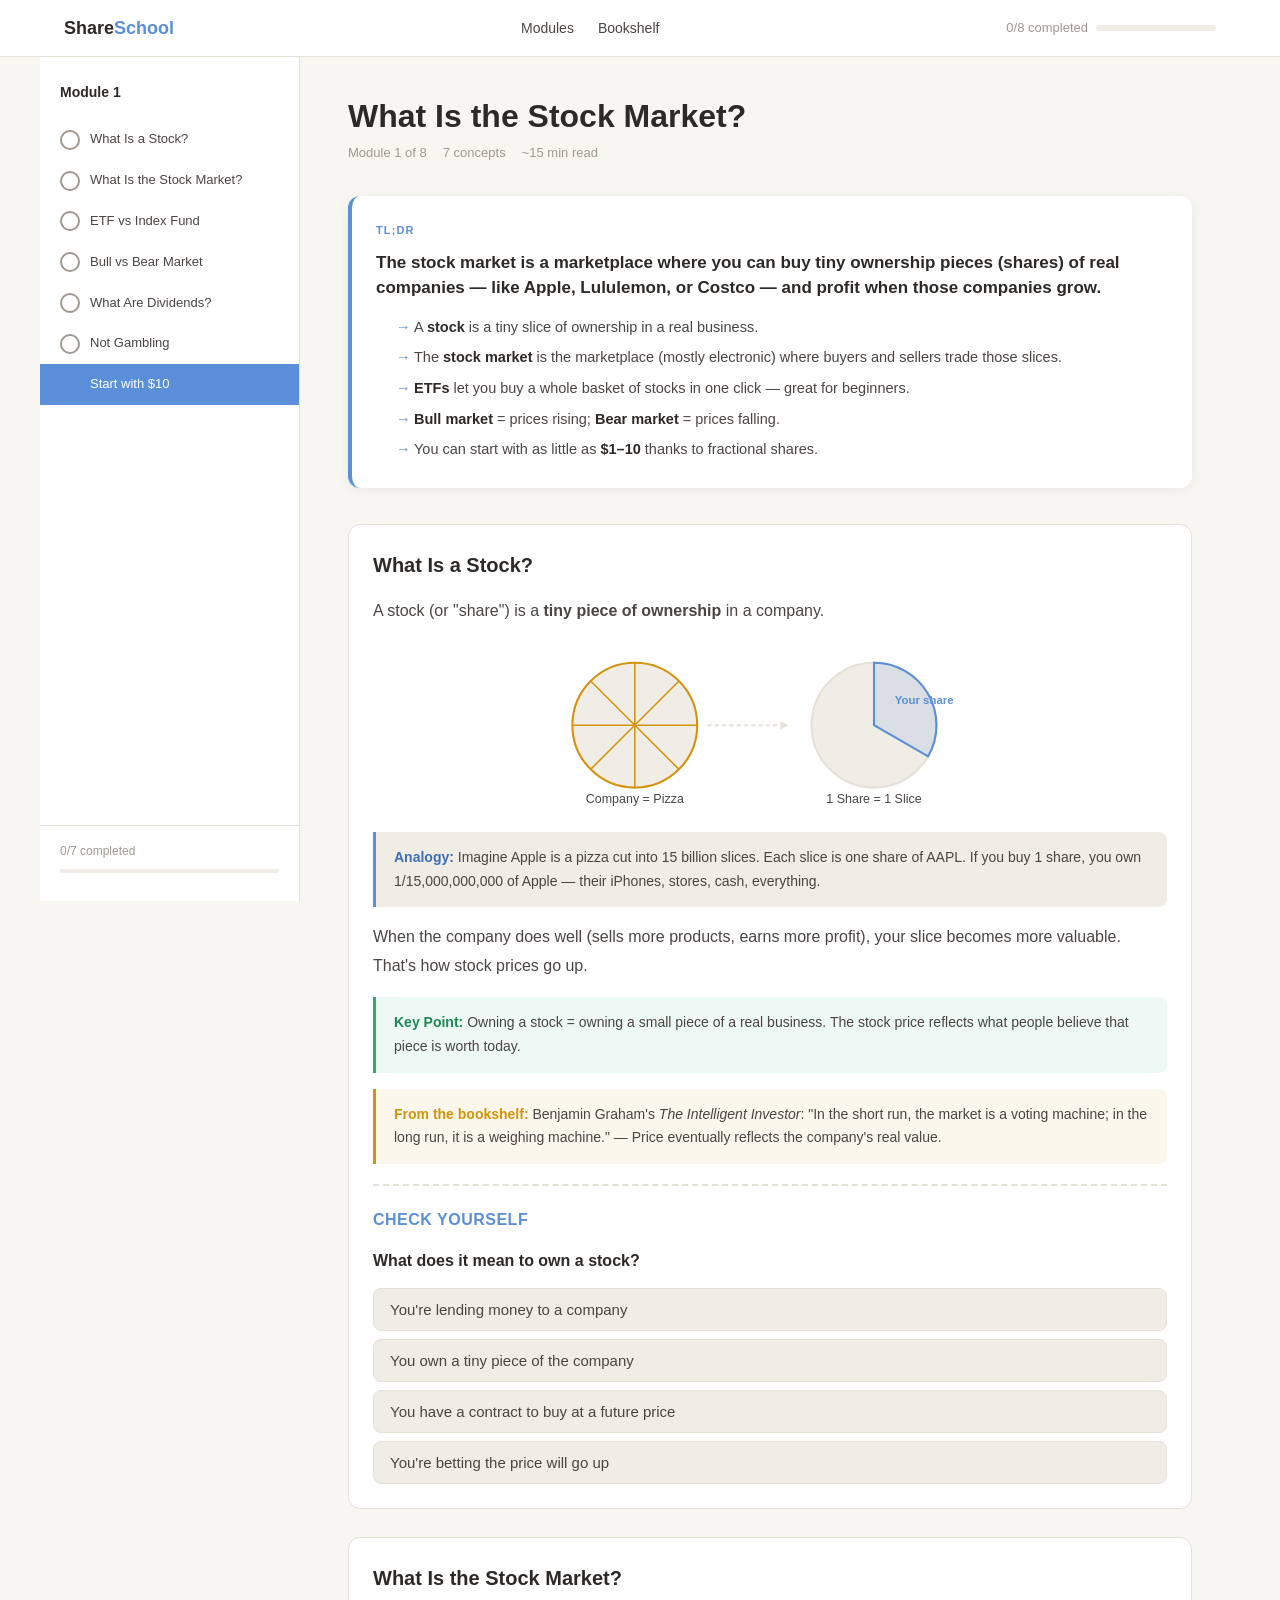
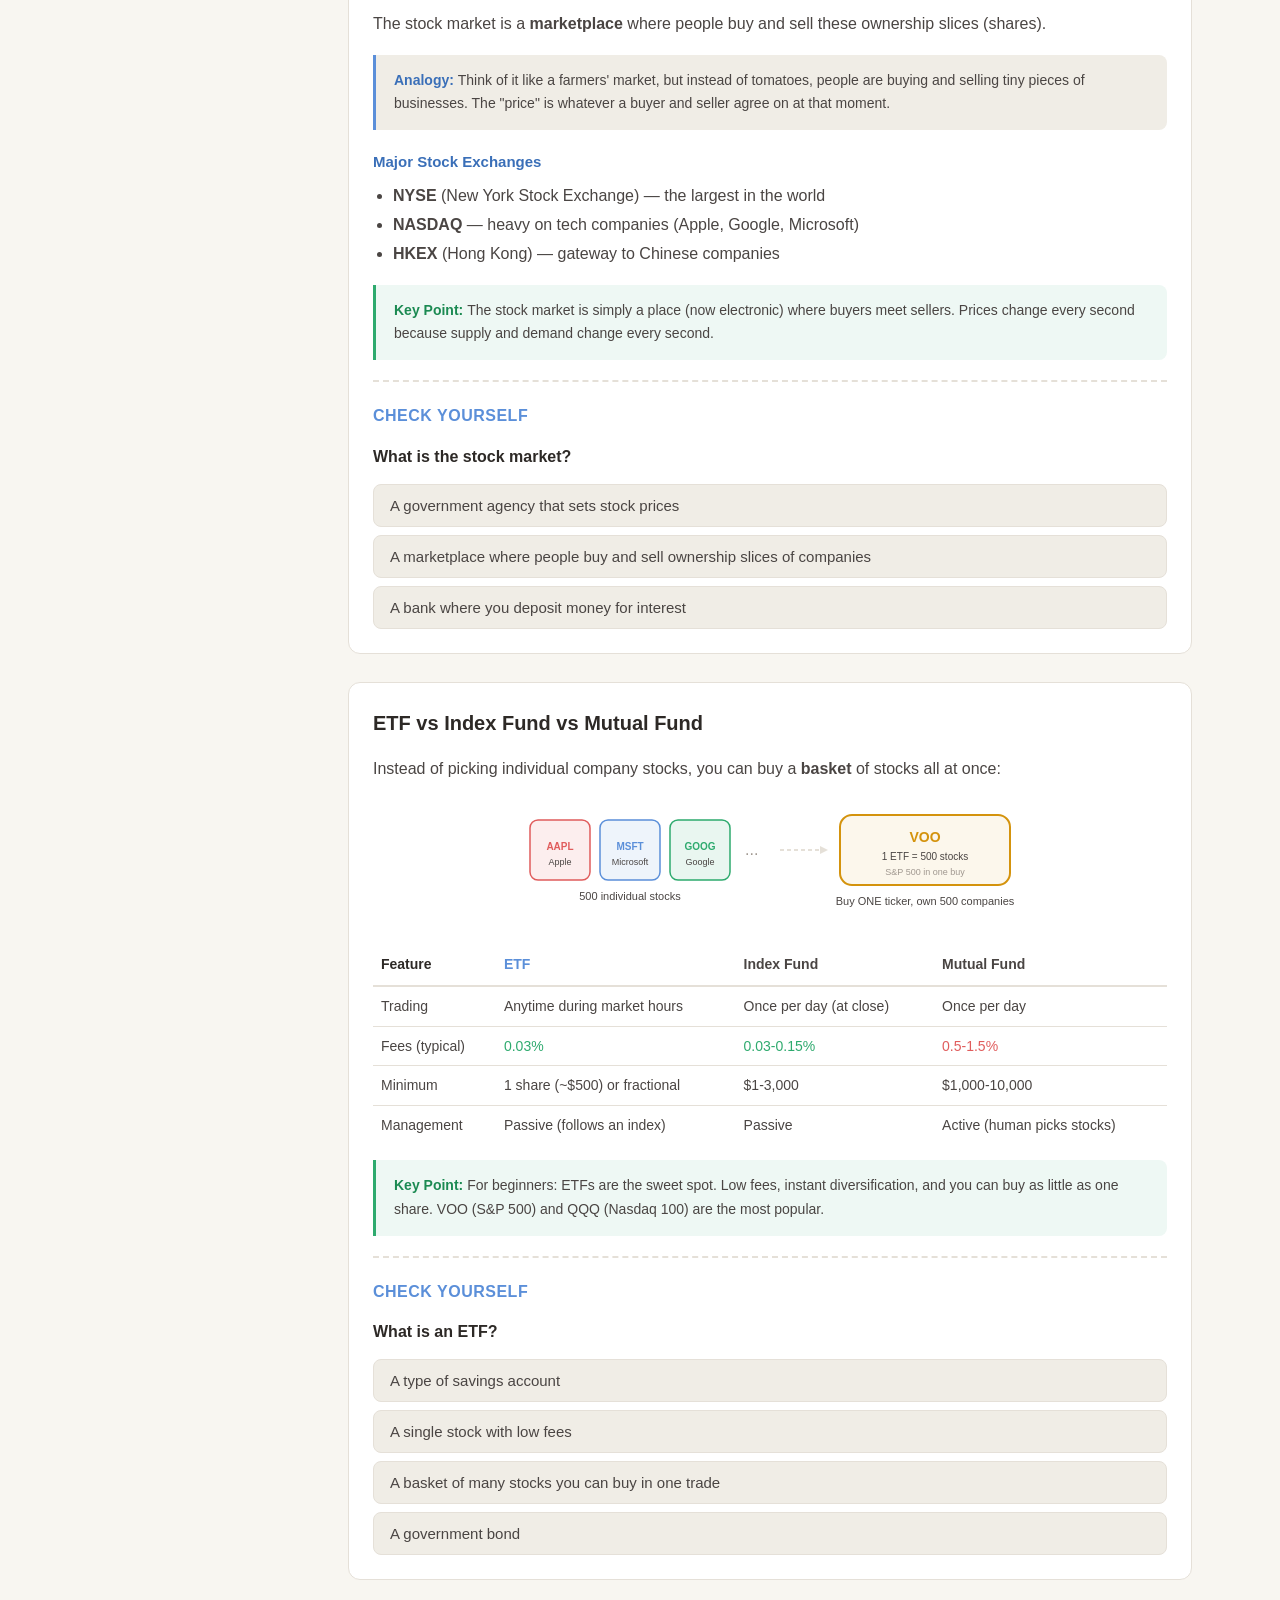
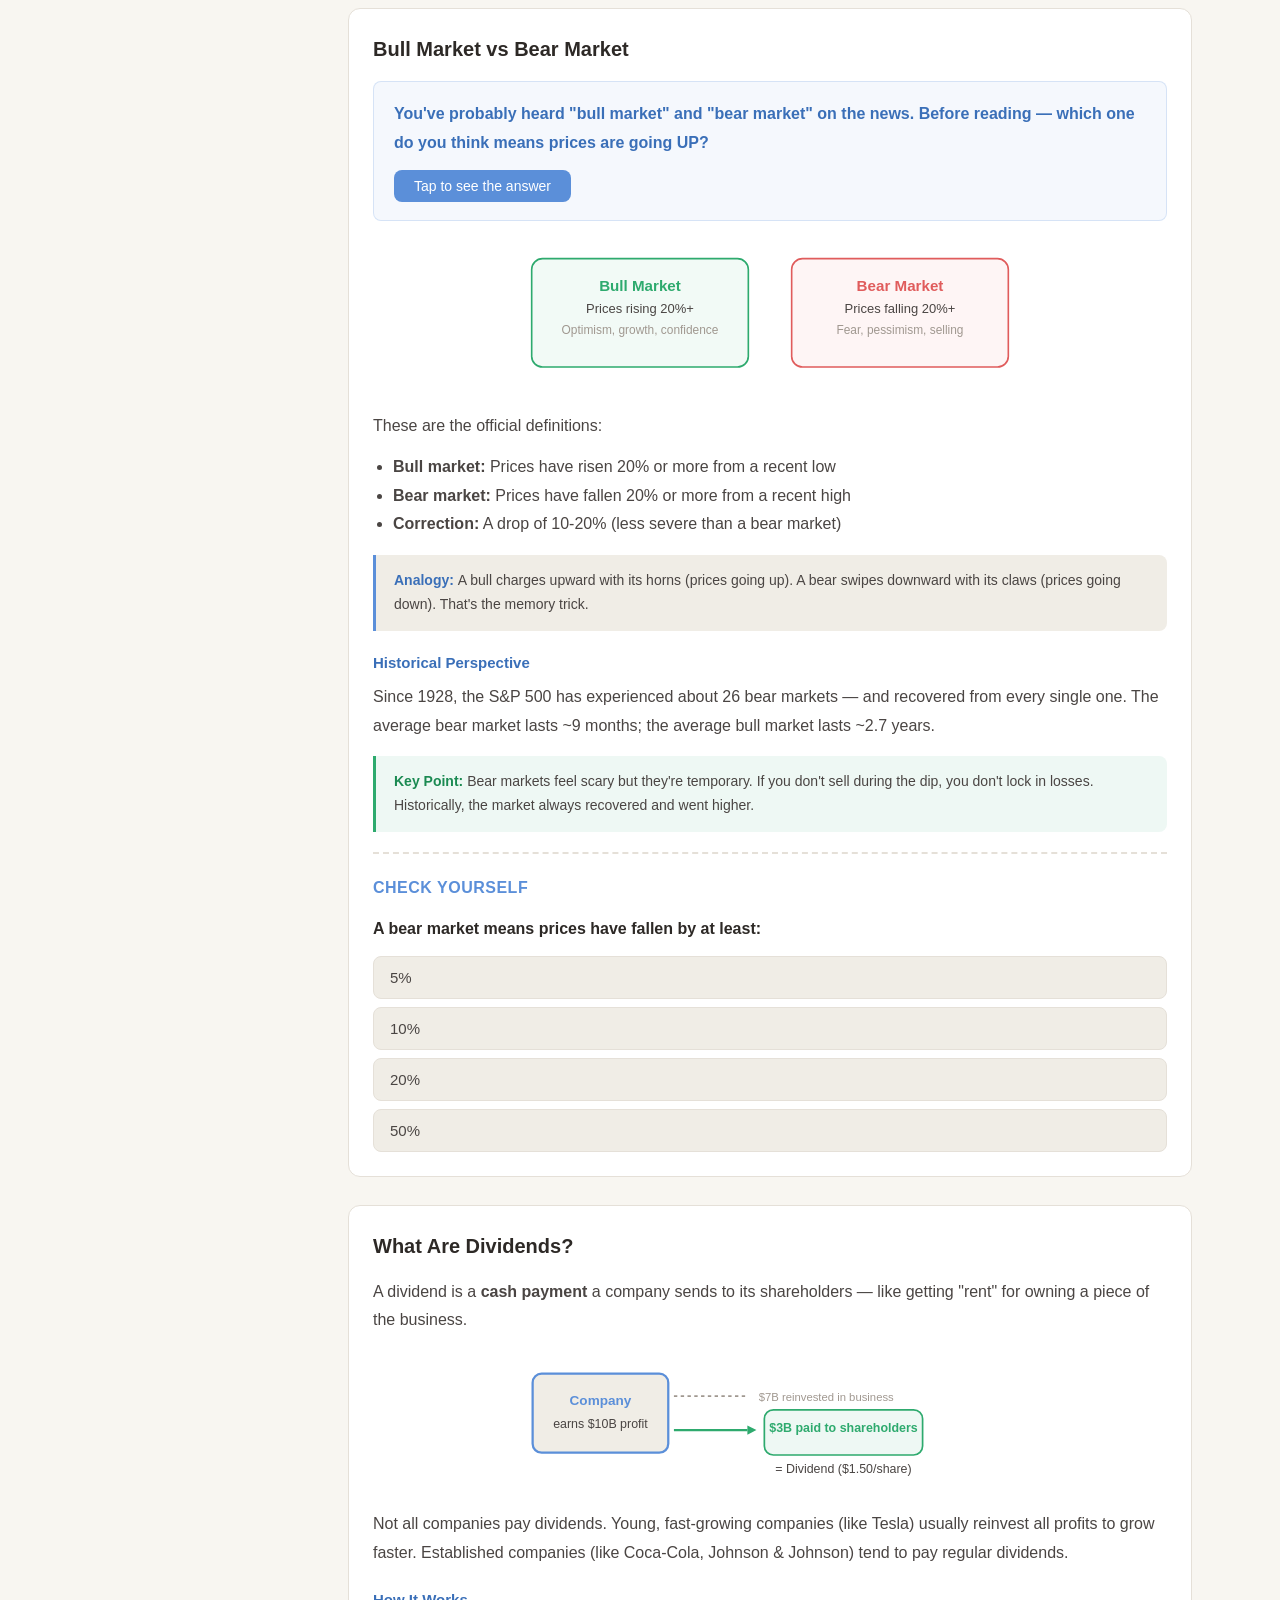
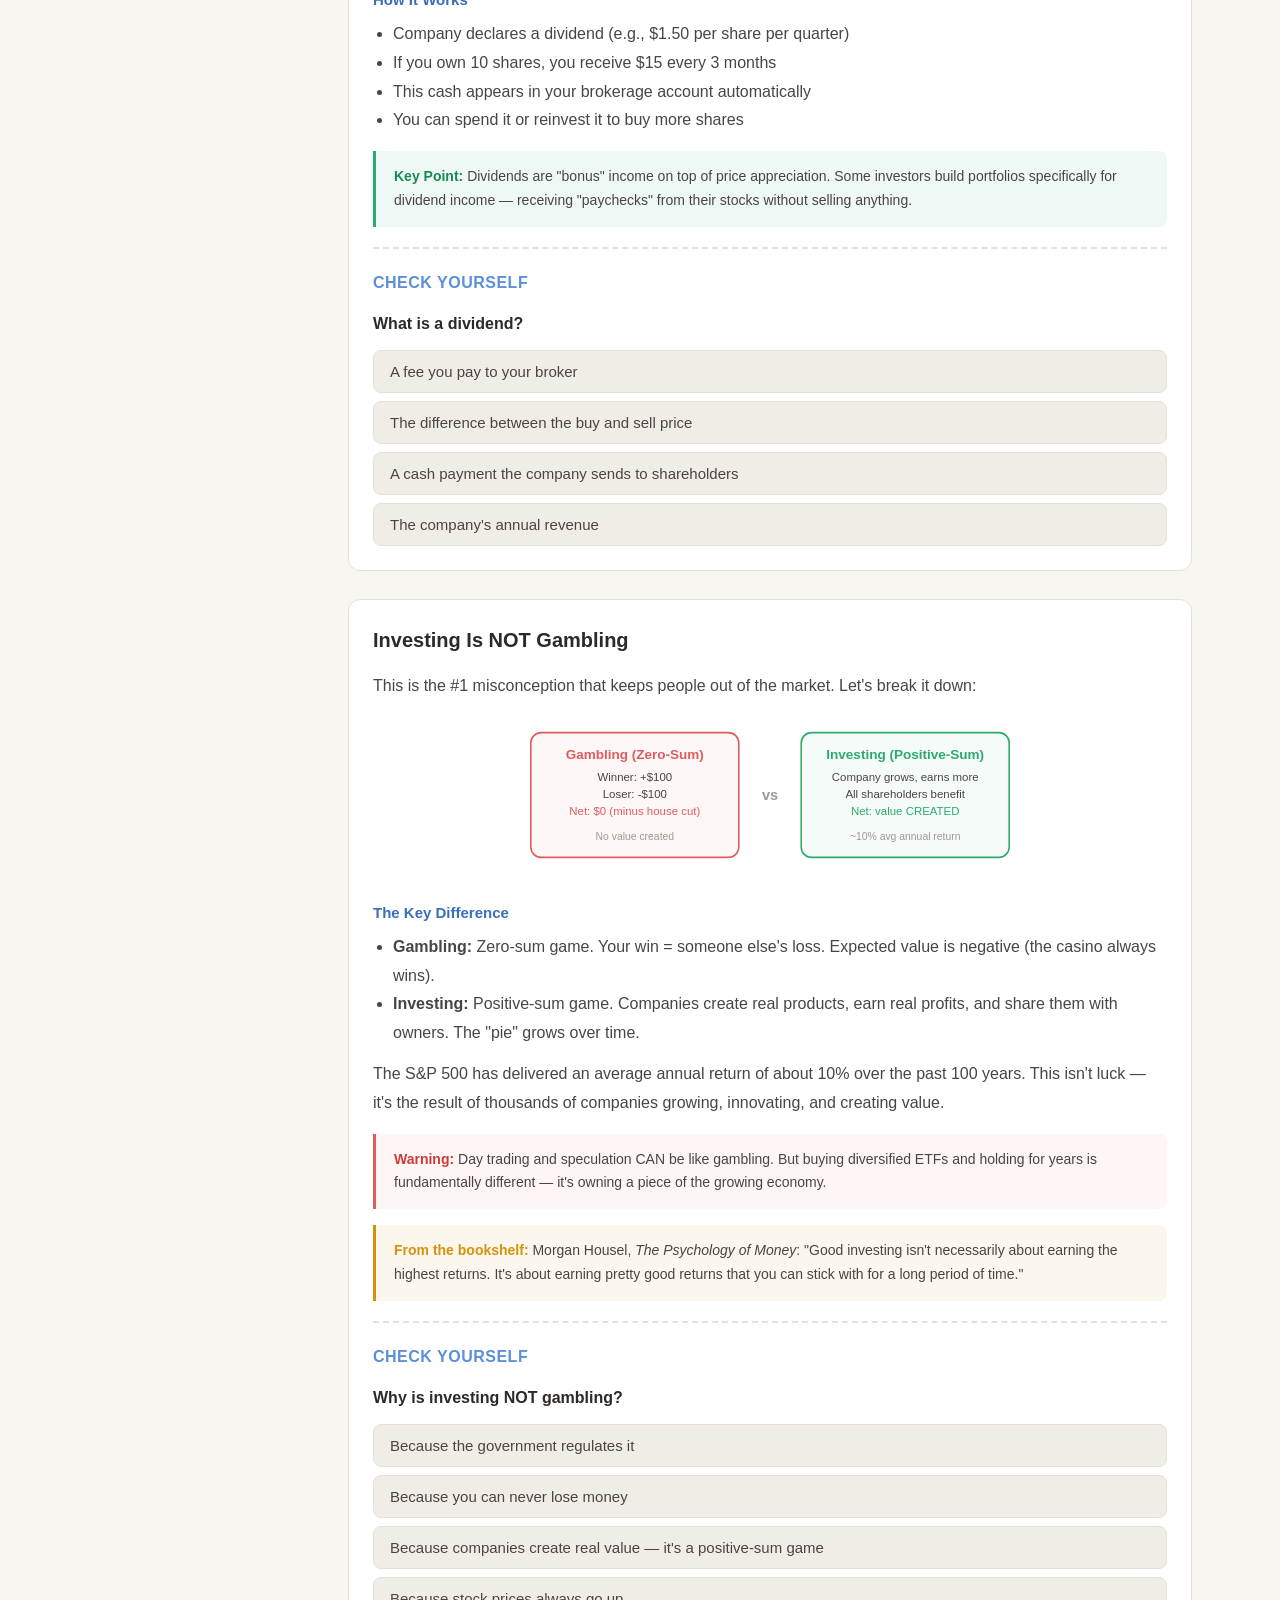
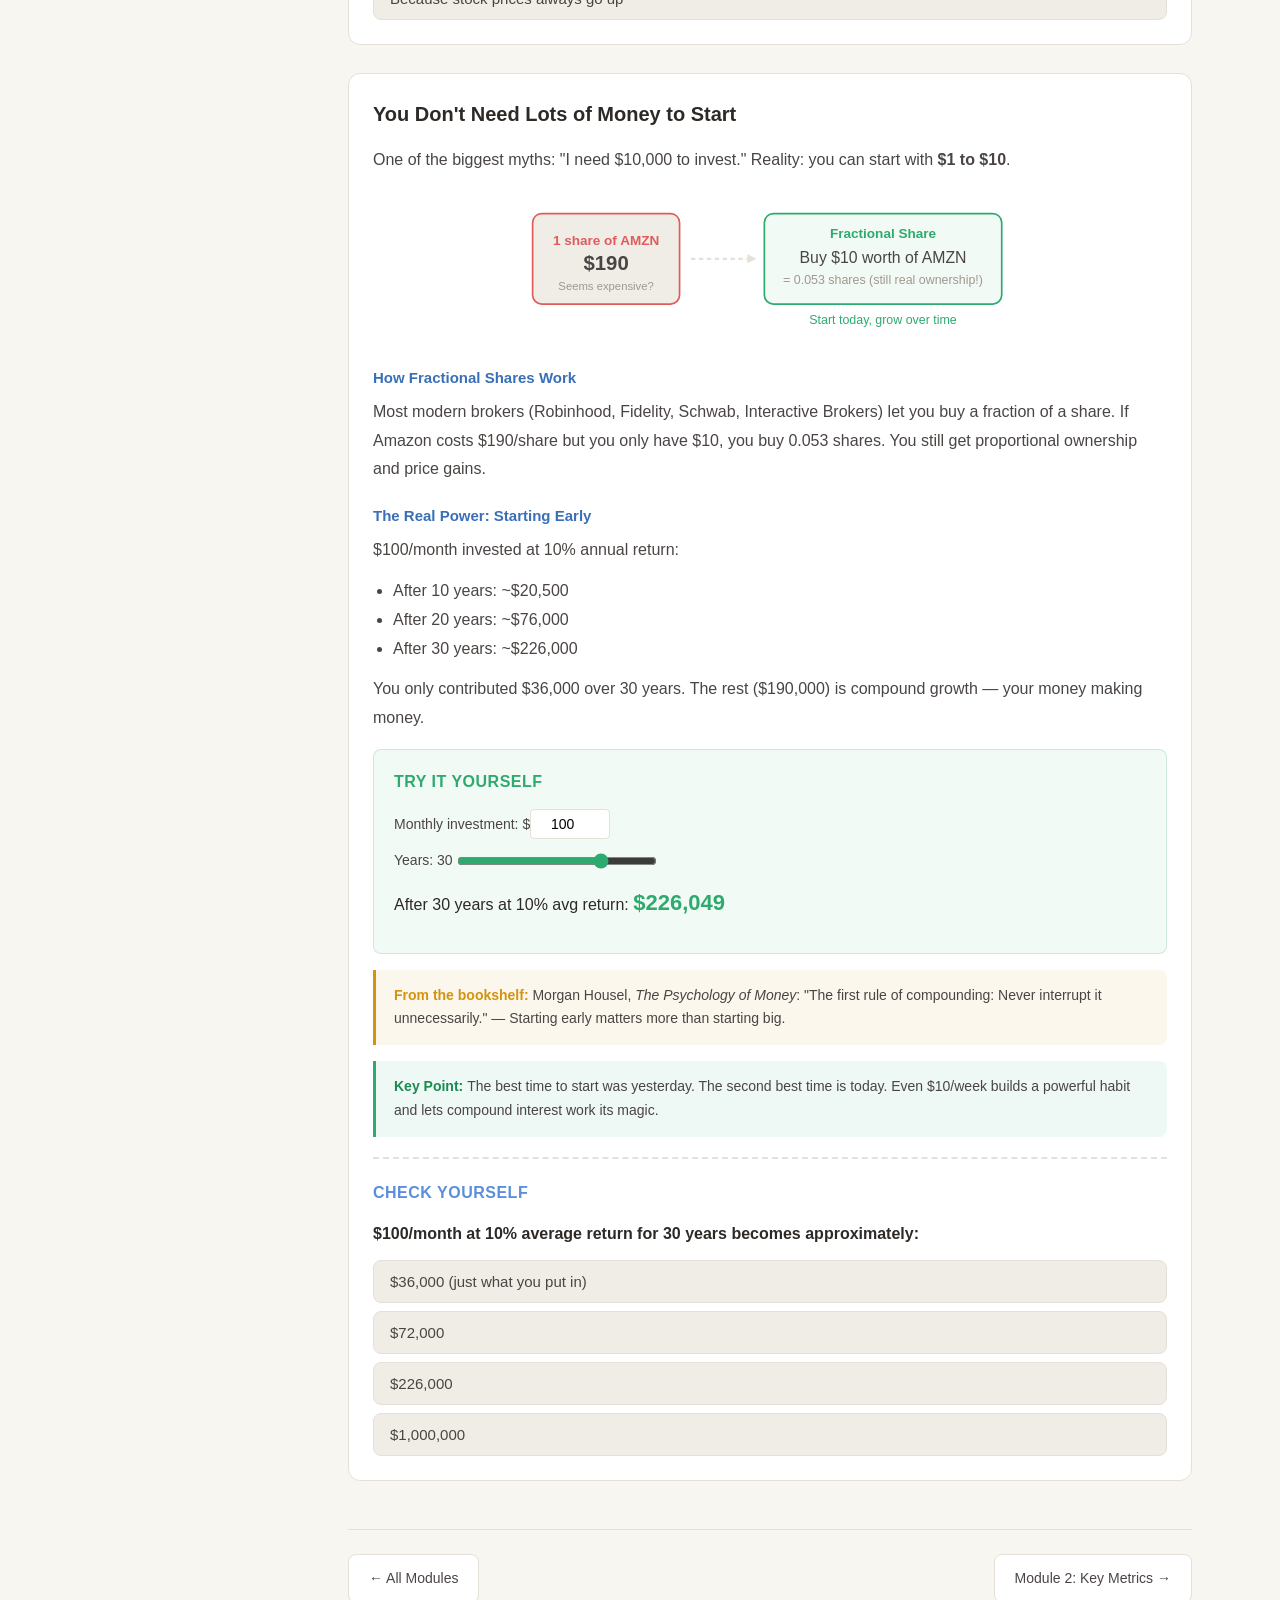
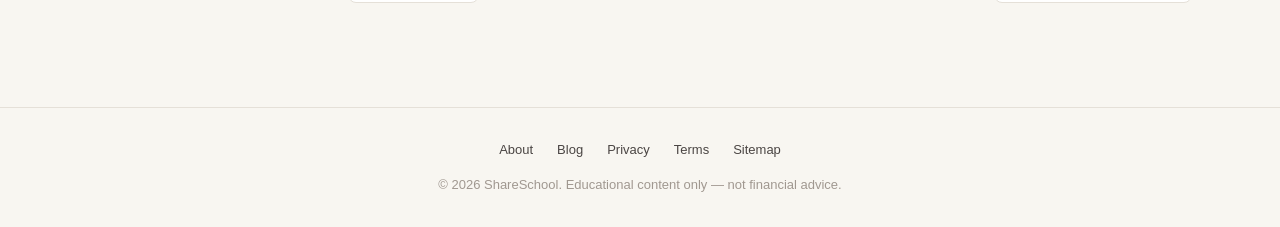
<file: modules/what-is-the-stock-market.html>
<!DOCTYPE html>
<html lang="en">
<head>
  <meta charset="UTF-8">
  <meta name="viewport" content="width=device-width, initial-scale=1.0">
  <title>What Is the Stock Market? Simply Explained — ShareSchool</title>
  <meta name="description" content="Learn what stocks, ETFs, and the stock market really are. No jargon — just simple explanations with real-world analogies for complete beginners.">
  <link rel="canonical" href="https://shareschool.site/modules/what-is-the-stock-market.html">
  <meta property="og:title" content="What Is the Stock Market? Simply Explained — ShareSchool">
  <meta property="og:description" content="Stocks, ETFs, dividends, bull vs bear markets — explained like you're 10 years old.">
  <meta property="og:type" content="article">
  <meta property="og:url" content="https://shareschool.site/modules/what-is-the-stock-market.html">
  <meta property="og:image" content="https://shareschool.site/assets/og-image.png">
  <link rel="alternate" hreflang="en" href="https://shareschool.site/modules/what-is-the-stock-market.html">
  <link rel="stylesheet" href="../css/style.css">
  <!-- FAQ Schema -->
  <script type="application/ld+json">
  {
    "@context": "https://schema.org",
    "@type": "FAQPage",
    "mainEntity": [
      {
        "@type": "Question",
        "name": "What is a stock?",
        "acceptedAnswer": {
          "@type": "Answer",
          "text": "A stock is a tiny piece of ownership in a company. If a company is a pizza cut into 1 million slices, owning one share means you own one slice. When the company makes more money, your slice becomes more valuable."
        }
      },
      {
        "@type": "Question",
        "name": "What is the stock market?",
        "acceptedAnswer": {
          "@type": "Answer",
          "text": "The stock market is a marketplace where people buy and sell ownership pieces (shares) of companies. Think of it like eBay, but instead of selling electronics, people are trading tiny pieces of businesses."
        }
      },
      {
        "@type": "Question",
        "name": "What is the difference between an ETF and an index fund?",
        "acceptedAnswer": {
          "@type": "Answer",
          "text": "An ETF (Exchange-Traded Fund) and an index fund both hold a basket of stocks, but ETFs trade like stocks throughout the day at changing prices, while index funds only trade once daily at closing price. ETFs are generally more flexible and often have lower minimums."
        }
      },
      {
        "@type": "Question",
        "name": "Is investing in stocks gambling?",
        "acceptedAnswer": {
          "@type": "Answer",
          "text": "No. Gambling is a zero-sum game where one person's win is another's loss, and the house always has an edge. Stock investing is a positive-sum game — companies create real value, grow their earnings, and share profits with owners. Historically, the stock market has returned about 10% per year on average."
        }
      },
      {
        "@type": "Question",
        "name": "How much money do I need to start investing in stocks?",
        "acceptedAnswer": {
          "@type": "Answer",
          "text": "You can start with as little as $1-10 thanks to fractional shares. Most brokers now allow you to buy a fraction of a share, so you don't need $500+ to buy one share of an expensive stock. Starting small and building a habit matters more than the amount."
        }
      }
    ]
  }
  </script>
</head>
<body>

<!-- Navigation -->
<nav class="site-nav">
  <div class="nav-inner">
    <a href="../index.html" class="nav-logo">Share<span>School</span></a>
    <ul class="nav-links">
      <li><a href="../index.html">Modules</a></li>
      <li><a href="../bookshelf.html">Bookshelf</a></li>
    </ul>
    <div class="nav-progress">
      <span class="nav-progress-text">0/8 completed</span>
      <div class="nav-progress-track">
        <div class="nav-progress-fill"></div>
      </div>
    </div>
    <button class="nav-hamburger" aria-label="Menu">
      <svg viewBox="0 0 24 24" fill="none" stroke="currentColor" stroke-width="2">
        <path d="M3 12h18M3 6h18M3 18h18"/>
      </svg>
    </button>
  </div>
</nav>

<!-- Module Layout -->
<div class="module-layout">
  <!-- Sidebar -->
  <aside class="module-sidebar">
    <div class="sidebar-title">Module 1</div>
    <a class="sidebar-item" data-kp="kp-stock"><span class="sidebar-icon pending"></span>What Is a Stock?</a>
    <a class="sidebar-item" data-kp="kp-market"><span class="sidebar-icon pending"></span>What Is the Stock Market?</a>
    <a class="sidebar-item" data-kp="kp-etf"><span class="sidebar-icon pending"></span>ETF vs Index Fund</a>
    <a class="sidebar-item" data-kp="kp-bull-bear"><span class="sidebar-icon pending"></span>Bull vs Bear Market</a>
    <a class="sidebar-item" data-kp="kp-dividends"><span class="sidebar-icon pending"></span>What Are Dividends?</a>
    <a class="sidebar-item" data-kp="kp-not-gambling"><span class="sidebar-icon pending"></span>Not Gambling</a>
    <a class="sidebar-item" data-kp="kp-start-small"><span class="sidebar-icon pending"></span>Start with $10</a>
    <div class="sidebar-progress">
      <div class="sidebar-progress-text"><span class="sidebar-done-count">0</span>/7 completed</div>
      <div class="sidebar-progress-track"><div class="sidebar-progress-fill"></div></div>
    </div>
  </aside>

  <!-- Main Content -->
  <main class="module-content">
    <h1>What Is the Stock Market?</h1>
    <div class="module-meta">
      <span>Module 1 of 8</span>
      <span>7 concepts</span>
      <span>~15 min read</span>
    </div>

    <div class="tldr-box">
      <span class="tldr-label">TL;DR</span>
      <p class="tldr-answer">The stock market is a marketplace where you can buy tiny ownership pieces (shares) of real companies — like Apple, Lululemon, or Costco — and profit when those companies grow.</p>
      <ul>
        <li>A <strong>stock</strong> is a tiny slice of ownership in a real business.</li>
        <li>The <strong>stock market</strong> is the marketplace (mostly electronic) where buyers and sellers trade those slices.</li>
        <li><strong>ETFs</strong> let you buy a whole basket of stocks in one click — great for beginners.</li>
        <li><strong>Bull market</strong> = prices rising; <strong>Bear market</strong> = prices falling.</li>
        <li>You can start with as little as <strong>$1–10</strong> thanks to fractional shares.</li>
      </ul>
    </div>

    <!-- KP 1: What Is a Stock -->
    <article class="kp-card" id="kp-stock">
      <h2>What Is a Stock?</h2>
      <p>A stock (or "share") is a <strong>tiny piece of ownership</strong> in a company.</p>

      <!-- Inline SVG illustration -->
      <div class="kp-illustration">
        <svg width="100%" height="160" viewBox="0 0 500 160" fill="none" xmlns="http://www.w3.org/2000/svg" role="img" aria-label="Pizza analogy: a company divided into shares is like a pizza cut into slices">
          <!-- Pizza -->
          <circle cx="120" cy="80" r="60" fill="#f0ede6" stroke="#d4930d" stroke-width="2"/>
          <line x1="120" y1="20" x2="120" y2="140" stroke="#d4930d" stroke-width="1.5"/>
          <line x1="60" y1="80" x2="180" y2="80" stroke="#d4930d" stroke-width="1.5"/>
          <line x1="78" y1="38" x2="162" y2="122" stroke="#d4930d" stroke-width="1.5"/>
          <line x1="78" y1="122" x2="162" y2="38" stroke="#d4930d" stroke-width="1.5"/>
          <text x="120" y="155" text-anchor="middle" font-size="12" fill="#4a4543">Company = Pizza</text>
          <!-- Arrow -->
          <path d="M190 80 L260 80" stroke="#e5e0d8" stroke-width="2" stroke-dasharray="4 3"/>
          <polygon points="260,76 268,80 260,84" fill="#e5e0d8"/>
          <!-- Single slice highlighted -->
          <circle cx="350" cy="80" r="60" fill="#f0ede6" stroke="#e5e0d8" stroke-width="2"/>
          <path d="M350 80 L350 20 A60 60 0 0 1 402 110 Z" fill="rgba(91,143,217,0.15)" stroke="#5b8fd9" stroke-width="2"/>
          <text x="370" y="60" font-size="11" fill="#5b8fd9" font-weight="600">Your share</text>
          <text x="350" y="155" text-anchor="middle" font-size="12" fill="#4a4543">1 Share = 1 Slice</text>
        </svg>
      </div>

      <div class="analogy">
        Imagine Apple is a pizza cut into 15 billion slices. Each slice is one share of AAPL. If you buy 1 share, you own 1/15,000,000,000 of Apple — their iPhones, stores, cash, everything.
      </div>

      <p>When the company does well (sells more products, earns more profit), your slice becomes more valuable. That's how stock prices go up.</p>

      <div class="key-point">
        Owning a stock = owning a small piece of a real business. The stock price reflects what people believe that piece is worth today.
      </div>

      <div class="book-ref">
        Benjamin Graham's <em>The Intelligent Investor</em>: "In the short run, the market is a voting machine; in the long run, it is a weighing machine." — Price eventually reflects the company's real value.
      </div>

      <div class="kp-check" data-kp="kp-stock">
        <p class="kp-check-label">Check yourself</p>
        <p class="kp-check-q">What does it mean to own a stock?</p>
        <div class="kp-check-options">
          <button class="kp-check-opt">You're lending money to a company</button>
          <button class="kp-check-opt">You own a tiny piece of the company</button>
          <button class="kp-check-opt">You have a contract to buy at a future price</button>
          <button class="kp-check-opt">You're betting the price will go up</button>
        </div>
        <div class="kp-check-feedback"></div>
      </div>
    </article>

    <!-- KP 2: What Is the Stock Market -->
    <article class="kp-card" id="kp-market">
      <h2>What Is the Stock Market?</h2>
      <p>The stock market is a <strong>marketplace</strong> where people buy and sell these ownership slices (shares).</p>

      <div class="analogy">
        Think of it like a farmers' market, but instead of tomatoes, people are buying and selling tiny pieces of businesses. The "price" is whatever a buyer and seller agree on at that moment.
      </div>

      <h3>Major Stock Exchanges</h3>
      <ul>
        <li><strong>NYSE</strong> (New York Stock Exchange) — the largest in the world</li>
        <li><strong>NASDAQ</strong> — heavy on tech companies (Apple, Google, Microsoft)</li>
        <li><strong>HKEX</strong> (Hong Kong) — gateway to Chinese companies</li>
      </ul>

      <div class="key-point">
        The stock market is simply a place (now electronic) where buyers meet sellers. Prices change every second because supply and demand change every second.
      </div>

      <div class="kp-check" data-kp="kp-market">
        <p class="kp-check-label">Check yourself</p>
        <p class="kp-check-q">What is the stock market?</p>
        <div class="kp-check-options">
          <button class="kp-check-opt">A government agency that sets stock prices</button>
          <button class="kp-check-opt">A marketplace where people buy and sell ownership slices of companies</button>
          <button class="kp-check-opt">A bank where you deposit money for interest</button>
        </div>
        <div class="kp-check-feedback"></div>
      </div>
    </article>

    <!-- KP 3: ETF vs Index Fund -->
    <article class="kp-card" id="kp-etf">
      <h2>ETF vs Index Fund vs Mutual Fund</h2>
      <p>Instead of picking individual company stocks, you can buy a <strong>basket</strong> of stocks all at once:</p>

      <div class="kp-illustration">
        <svg width="100%" height="120" viewBox="0 0 520 120" fill="none" xmlns="http://www.w3.org/2000/svg" role="img" aria-label="ETF contains many stocks like a basket">
          <rect x="20" y="20" width="60" height="60" rx="8" fill="rgba(224,92,92,0.1)" stroke="#e05c5c" stroke-width="1.5"/>
          <text x="50" y="50" text-anchor="middle" font-size="10" fill="#e05c5c" font-weight="600">AAPL</text>
          <text x="50" y="65" text-anchor="middle" font-size="9" fill="#4a4543">Apple</text>
          <rect x="90" y="20" width="60" height="60" rx="8" fill="rgba(91,143,217,0.1)" stroke="#5b8fd9" stroke-width="1.5"/>
          <text x="120" y="50" text-anchor="middle" font-size="10" fill="#5b8fd9" font-weight="600">MSFT</text>
          <text x="120" y="65" text-anchor="middle" font-size="9" fill="#4a4543">Microsoft</text>
          <rect x="160" y="20" width="60" height="60" rx="8" fill="rgba(46,170,110,0.1)" stroke="#2eaa6e" stroke-width="1.5"/>
          <text x="190" y="50" text-anchor="middle" font-size="10" fill="#2eaa6e" font-weight="600">GOOG</text>
          <text x="190" y="65" text-anchor="middle" font-size="9" fill="#4a4543">Google</text>
          <text x="235" y="55" font-size="16" fill="#a09890">...</text>
          <text x="120" y="100" text-anchor="middle" font-size="11" fill="#4a4543">500 individual stocks</text>
          <path d="M270 50 L310 50" stroke="#e5e0d8" stroke-width="2" stroke-dasharray="4 3"/>
          <polygon points="310,46 318,50 310,54" fill="#e5e0d8"/>
          <rect x="330" y="15" width="170" height="70" rx="12" fill="rgba(212,147,13,0.08)" stroke="#d4930d" stroke-width="2"/>
          <text x="415" y="42" text-anchor="middle" font-size="14" fill="#d4930d" font-weight="700">VOO</text>
          <text x="415" y="60" text-anchor="middle" font-size="10" fill="#4a4543">1 ETF = 500 stocks</text>
          <text x="415" y="75" text-anchor="middle" font-size="9" fill="#a09890">S&amp;P 500 in one buy</text>
          <text x="415" y="105" text-anchor="middle" font-size="11" fill="#4a4543">Buy ONE ticker, own 500 companies</text>
        </svg>
      </div>

      <table style="width:100%; border-collapse:collapse; font-size:14px; margin:16px 0;">
        <thead>
          <tr style="border-bottom:2px solid var(--border);">
            <th style="text-align:left; padding:10px 8px; color:var(--text-bright);">Feature</th>
            <th style="text-align:left; padding:10px 8px; color:var(--accent);">ETF</th>
            <th style="text-align:left; padding:10px 8px;">Index Fund</th>
            <th style="text-align:left; padding:10px 8px;">Mutual Fund</th>
          </tr>
        </thead>
        <tbody>
          <tr style="border-bottom:1px solid var(--border);">
            <td style="padding:8px;">Trading</td>
            <td style="padding:8px;">Anytime during market hours</td>
            <td style="padding:8px;">Once per day (at close)</td>
            <td style="padding:8px;">Once per day</td>
          </tr>
          <tr style="border-bottom:1px solid var(--border);">
            <td style="padding:8px;">Fees (typical)</td>
            <td style="padding:8px; color:var(--green);">0.03%</td>
            <td style="padding:8px; color:var(--green);">0.03-0.15%</td>
            <td style="padding:8px; color:var(--red);">0.5-1.5%</td>
          </tr>
          <tr style="border-bottom:1px solid var(--border);">
            <td style="padding:8px;">Minimum</td>
            <td style="padding:8px;">1 share (~$500) or fractional</td>
            <td style="padding:8px;">$1-3,000</td>
            <td style="padding:8px;">$1,000-10,000</td>
          </tr>
          <tr>
            <td style="padding:8px;">Management</td>
            <td style="padding:8px;">Passive (follows an index)</td>
            <td style="padding:8px;">Passive</td>
            <td style="padding:8px;">Active (human picks stocks)</td>
          </tr>
        </tbody>
      </table>

      <div class="key-point">
        For beginners: ETFs are the sweet spot. Low fees, instant diversification, and you can buy as little as one share. VOO (S&P 500) and QQQ (Nasdaq 100) are the most popular.
      </div>

      <div class="kp-check" data-kp="kp-etf">
        <p class="kp-check-label">Check yourself</p>
        <p class="kp-check-q">What is an ETF?</p>
        <div class="kp-check-options">
          <button class="kp-check-opt">A type of savings account</button>
          <button class="kp-check-opt">A single stock with low fees</button>
          <button class="kp-check-opt">A basket of many stocks you can buy in one trade</button>
          <button class="kp-check-opt">A government bond</button>
        </div>
        <div class="kp-check-feedback"></div>
      </div>
    </article>

    <!-- KP 4: Bull vs Bear -->
    <article class="kp-card" id="kp-bull-bear">
      <h2>Bull Market vs Bear Market</h2>

      <div class="think-first">
        <p class="think-prompt">You've probably heard "bull market" and "bear market" on the news. Before reading — which one do you think means prices are going UP?</p>
        <button class="think-reveal">Tap to see the answer</button>
        <div class="think-answer" hidden>
          <p>Bull = up (a bull charges upward with its horns). Bear = down (a bear swipes downward with its claws). You'll never forget this after reading below.</p>
        </div>
      </div>

      <div class="kp-illustration">
        <svg width="100%" height="140" viewBox="0 0 480 140" fill="none" xmlns="http://www.w3.org/2000/svg" role="img" aria-label="Bull market goes up 20%+, bear market drops 20%+">
          <rect x="20" y="20" width="200" height="100" rx="10" fill="rgba(46,170,110,0.06)" stroke="#2eaa6e" stroke-width="1.5"/>
          <text x="120" y="50" text-anchor="middle" font-size="14" fill="#2eaa6e" font-weight="700">Bull Market</text>
          <text x="120" y="70" text-anchor="middle" font-size="12" fill="#4a4543">Prices rising 20%+</text>
          <text x="120" y="90" text-anchor="middle" font-size="11" fill="#a09890">Optimism, growth, confidence</text>
          <rect x="260" y="20" width="200" height="100" rx="10" fill="rgba(224,92,92,0.06)" stroke="#e05c5c" stroke-width="1.5"/>
          <text x="360" y="50" text-anchor="middle" font-size="14" fill="#e05c5c" font-weight="700">Bear Market</text>
          <text x="360" y="70" text-anchor="middle" font-size="12" fill="#4a4543">Prices falling 20%+</text>
          <text x="360" y="90" text-anchor="middle" font-size="11" fill="#a09890">Fear, pessimism, selling</text>
        </svg>
      </div>

      <p>These are the official definitions:</p>
      <ul>
        <li><strong>Bull market:</strong> Prices have risen 20% or more from a recent low</li>
        <li><strong>Bear market:</strong> Prices have fallen 20% or more from a recent high</li>
        <li><strong>Correction:</strong> A drop of 10-20% (less severe than a bear market)</li>
      </ul>

      <div class="analogy">
        A bull charges upward with its horns (prices going up). A bear swipes downward with its claws (prices going down). That's the memory trick.
      </div>

      <h3>Historical Perspective</h3>
      <p>Since 1928, the S&P 500 has experienced about 26 bear markets — and recovered from every single one. The average bear market lasts ~9 months; the average bull market lasts ~2.7 years.</p>

      <div class="key-point">
        Bear markets feel scary but they're temporary. If you don't sell during the dip, you don't lock in losses. Historically, the market always recovered and went higher.
      </div>

      <div class="kp-check" data-kp="kp-bull-bear">
        <p class="kp-check-label">Check yourself</p>
        <p class="kp-check-q">A bear market means prices have fallen by at least:</p>
        <div class="kp-check-options">
          <button class="kp-check-opt">5%</button>
          <button class="kp-check-opt">10%</button>
          <button class="kp-check-opt">20%</button>
          <button class="kp-check-opt">50%</button>
        </div>
        <div class="kp-check-feedback"></div>
      </div>
    </article>

    <!-- KP 5: Dividends -->
    <article class="kp-card" id="kp-dividends">
      <h2>What Are Dividends?</h2>
      <p>A dividend is a <strong>cash payment</strong> a company sends to its shareholders — like getting "rent" for owning a piece of the business.</p>

      <div class="kp-illustration">
        <svg width="100%" height="120" viewBox="0 0 460 120" fill="none" xmlns="http://www.w3.org/2000/svg" role="img" aria-label="Company earns profit and shares some with shareholders as dividends">
          <rect x="20" y="20" width="120" height="70" rx="8" fill="#f0ede6" stroke="#5b8fd9" stroke-width="2"/>
          <text x="80" y="48" text-anchor="middle" font-size="12" fill="#5b8fd9" font-weight="600">Company</text>
          <text x="80" y="68" text-anchor="middle" font-size="11" fill="#4a4543">earns $10B profit</text>
          <path d="M145 40 L210 40" stroke="#a09890" stroke-width="1.5" stroke-dasharray="3 3"/>
          <text x="220" y="44" font-size="10" fill="#a09890">$7B reinvested in business</text>
          <path d="M145 70 L210 70" stroke="#2eaa6e" stroke-width="2"/>
          <polygon points="210,66 218,70 210,74" fill="#2eaa6e"/>
          <rect x="225" y="52" width="140" height="40" rx="8" fill="rgba(46,170,110,0.08)" stroke="#2eaa6e" stroke-width="1.5"/>
          <text x="295" y="72" text-anchor="middle" font-size="11" fill="#2eaa6e" font-weight="600">$3B paid to shareholders</text>
          <text x="295" y="108" text-anchor="middle" font-size="11" fill="#4a4543">= Dividend ($1.50/share)</text>
        </svg>
      </div>

      <p>Not all companies pay dividends. Young, fast-growing companies (like Tesla) usually reinvest all profits to grow faster. Established companies (like Coca-Cola, Johnson & Johnson) tend to pay regular dividends.</p>

      <h3>How It Works</h3>
      <ul>
        <li>Company declares a dividend (e.g., $1.50 per share per quarter)</li>
        <li>If you own 10 shares, you receive $15 every 3 months</li>
        <li>This cash appears in your brokerage account automatically</li>
        <li>You can spend it or reinvest it to buy more shares</li>
      </ul>

      <div class="key-point">
        Dividends are "bonus" income on top of price appreciation. Some investors build portfolios specifically for dividend income — receiving "paychecks" from their stocks without selling anything.
      </div>

      <div class="kp-check" data-kp="kp-dividends">
        <p class="kp-check-label">Check yourself</p>
        <p class="kp-check-q">What is a dividend?</p>
        <div class="kp-check-options">
          <button class="kp-check-opt">A fee you pay to your broker</button>
          <button class="kp-check-opt">The difference between the buy and sell price</button>
          <button class="kp-check-opt">A cash payment the company sends to shareholders</button>
          <button class="kp-check-opt">The company's annual revenue</button>
        </div>
        <div class="kp-check-feedback"></div>
      </div>
    </article>

    <!-- KP 6: Not Gambling -->
    <article class="kp-card" id="kp-not-gambling">
      <h2>Investing Is NOT Gambling</h2>
      <p>This is the #1 misconception that keeps people out of the market. Let's break it down:</p>

      <div class="kp-illustration">
        <svg width="100%" height="150" viewBox="0 0 500 150" fill="none" xmlns="http://www.w3.org/2000/svg" role="img" aria-label="Gambling is zero-sum, investing is positive-sum">
          <rect x="20" y="15" width="200" height="120" rx="10" fill="rgba(224,92,92,0.05)" stroke="#e05c5c" stroke-width="1.5"/>
          <text x="120" y="40" text-anchor="middle" font-size="13" fill="#e05c5c" font-weight="700">Gambling (Zero-Sum)</text>
          <text x="120" y="62" text-anchor="middle" font-size="11" fill="#4a4543">Winner: +$100</text>
          <text x="120" y="78" text-anchor="middle" font-size="11" fill="#4a4543">Loser: -$100</text>
          <text x="120" y="94" text-anchor="middle" font-size="11" fill="#e05c5c">Net: $0 (minus house cut)</text>
          <text x="120" y="118" text-anchor="middle" font-size="10" fill="#a09890">No value created</text>
          <rect x="280" y="15" width="200" height="120" rx="10" fill="rgba(46,170,110,0.05)" stroke="#2eaa6e" stroke-width="1.5"/>
          <text x="380" y="40" text-anchor="middle" font-size="13" fill="#2eaa6e" font-weight="700">Investing (Positive-Sum)</text>
          <text x="380" y="62" text-anchor="middle" font-size="11" fill="#4a4543">Company grows, earns more</text>
          <text x="380" y="78" text-anchor="middle" font-size="11" fill="#4a4543">All shareholders benefit</text>
          <text x="380" y="94" text-anchor="middle" font-size="11" fill="#2eaa6e">Net: value CREATED</text>
          <text x="380" y="118" text-anchor="middle" font-size="10" fill="#a09890">~10% avg annual return</text>
          <text x="250" y="80" text-anchor="middle" font-size="14" fill="#a09890" font-weight="700">vs</text>
        </svg>
      </div>

      <h3>The Key Difference</h3>
      <ul>
        <li><strong>Gambling:</strong> Zero-sum game. Your win = someone else's loss. Expected value is negative (the casino always wins).</li>
        <li><strong>Investing:</strong> Positive-sum game. Companies create real products, earn real profits, and share them with owners. The "pie" grows over time.</li>
      </ul>

      <p>The S&P 500 has delivered an average annual return of about 10% over the past 100 years. This isn't luck — it's the result of thousands of companies growing, innovating, and creating value.</p>

      <div class="warning-box">
        Day trading and speculation CAN be like gambling. But buying diversified ETFs and holding for years is fundamentally different — it's owning a piece of the growing economy.
      </div>

      <div class="book-ref">
        Morgan Housel, <em>The Psychology of Money</em>: "Good investing isn't necessarily about earning the highest returns. It's about earning pretty good returns that you can stick with for a long period of time."
      </div>

      <div class="kp-check" data-kp="kp-not-gambling">
        <p class="kp-check-label">Check yourself</p>
        <p class="kp-check-q">Why is investing NOT gambling?</p>
        <div class="kp-check-options">
          <button class="kp-check-opt">Because the government regulates it</button>
          <button class="kp-check-opt">Because you can never lose money</button>
          <button class="kp-check-opt">Because companies create real value — it's a positive-sum game</button>
          <button class="kp-check-opt">Because stock prices always go up</button>
        </div>
        <div class="kp-check-feedback"></div>
      </div>
    </article>

    <!-- KP 7: Start Small -->
    <article class="kp-card" id="kp-start-small">
      <h2>You Don't Need Lots of Money to Start</h2>
      <p>One of the biggest myths: "I need $10,000 to invest." Reality: you can start with <strong>$1 to $10</strong>.</p>

      <div class="kp-illustration">
        <svg width="100%" height="130" viewBox="0 0 460 130" fill="none" xmlns="http://www.w3.org/2000/svg" role="img" aria-label="Fractional shares let you buy a tiny piece of an expensive stock">
          <rect x="20" y="20" width="130" height="80" rx="8" fill="#f0ede6" stroke="#e05c5c" stroke-width="1.5"/>
          <text x="85" y="48" text-anchor="middle" font-size="12" fill="#e05c5c" font-weight="600">1 share of AMZN</text>
          <text x="85" y="70" text-anchor="middle" font-size="18" fill="#4a4543" font-weight="700">$190</text>
          <text x="85" y="88" text-anchor="middle" font-size="10" fill="#a09890">Seems expensive?</text>
          <path d="M160 60 L210 60" stroke="#e5e0d8" stroke-width="2" stroke-dasharray="4 3"/>
          <polygon points="210,56 218,60 210,64" fill="#e5e0d8"/>
          <rect x="225" y="20" width="210" height="80" rx="8" fill="rgba(46,170,110,0.06)" stroke="#2eaa6e" stroke-width="1.5"/>
          <text x="330" y="42" text-anchor="middle" font-size="12" fill="#2eaa6e" font-weight="600">Fractional Share</text>
          <text x="330" y="64" text-anchor="middle" font-size="14" fill="#4a4543">Buy $10 worth of AMZN</text>
          <text x="330" y="82" text-anchor="middle" font-size="11" fill="#a09890">= 0.053 shares (still real ownership!)</text>
          <text x="330" y="118" text-anchor="middle" font-size="11" fill="#2eaa6e">Start today, grow over time</text>
        </svg>
      </div>

      <h3>How Fractional Shares Work</h3>
      <p>Most modern brokers (Robinhood, Fidelity, Schwab, Interactive Brokers) let you buy a fraction of a share. If Amazon costs $190/share but you only have $10, you buy 0.053 shares. You still get proportional ownership and price gains.</p>

      <h3>The Real Power: Starting Early</h3>
      <p>$100/month invested at 10% annual return:</p>
      <ul>
        <li>After 10 years: ~$20,500</li>
        <li>After 20 years: ~$76,000</li>
        <li>After 30 years: ~$226,000</li>
      </ul>
      <p>You only contributed $36,000 over 30 years. The rest ($190,000) is compound growth — your money making money.</p>

      <div class="try-it">
        <p class="try-label">Try it yourself</p>
        <label>Monthly investment: $<input type="number" class="try-input" value="100" min="1" max="10000"></label>
        <label>Years: <span class="try-years">30</span> <input type="range" class="try-slider" min="1" max="40" value="30"></label>
        <p class="try-result">After <span class="try-years">30</span> years at 10% avg return: <strong class="try-result-value">$226,049</strong></p>
      </div>

      <div class="book-ref">
        Morgan Housel, <em>The Psychology of Money</em>: "The first rule of compounding: Never interrupt it unnecessarily." — Starting early matters more than starting big.
      </div>

      <div class="key-point">
        The best time to start was yesterday. The second best time is today. Even $10/week builds a powerful habit and lets compound interest work its magic.
      </div>

      <div class="kp-check" data-kp="kp-start-small">
        <p class="kp-check-label">Check yourself</p>
        <p class="kp-check-q">$100/month at 10% average return for 30 years becomes approximately:</p>
        <div class="kp-check-options">
          <button class="kp-check-opt">$36,000 (just what you put in)</button>
          <button class="kp-check-opt">$72,000</button>
          <button class="kp-check-opt">$226,000</button>
          <button class="kp-check-opt">$1,000,000</button>
        </div>
        <div class="kp-check-feedback"></div>
      </div>
    </article>

    <!-- Module Complete Summary -->
    <section class="module-complete">
      <div class="complete-badge">&#10003;</div>
      <h2>Module 1 Complete!</h2>
      <p class="complete-score">0/7 correct on first try</p>
      <p class="complete-message">You now understand the building blocks of the stock market. Next up: the numbers that tell you if a stock is worth buying.</p>
      <a href="key-metrics.html" class="cta-btn">Continue to Module 2 &rarr;</a>
    </section>

    <!-- Module Navigation -->
    <div class="module-nav">
      <a href="../index.html">&larr; All Modules</a>
      <a href="key-metrics.html" class="nav-next">Module 2: Key Metrics &rarr;</a>
    </div>
  </main>
</div>

<!-- Footer -->
<footer class="site-footer">
  <div class="footer-links">
    <a href="/about.html">About</a>
    <a href="/blog/">Blog</a>
    <a href="/privacy.html">Privacy</a>
    <a href="/terms.html">Terms</a>
    <a href="/sitemap.xml">Sitemap</a>
  </div>
  <p>&copy; 2026 ShareSchool. Educational content only — not financial advice.</p>
</footer>

<script src="../js/shared.js"></script>
<script>
  // Inline quiz data for Module 1 — each question lives inside its KP card
  const inlineQuizData = [
    { kpId: 'kp-stock', answer: 1, explanation: "A stock represents ownership. You literally own a tiny piece of the company and share in its profits and growth." },
    { kpId: 'kp-market', answer: 1, explanation: "The stock market is a marketplace (now electronic) where buyers meet sellers to trade ownership slices of companies." },
    { kpId: 'kp-etf', answer: 2, explanation: "An ETF (Exchange-Traded Fund) bundles hundreds or thousands of stocks into one tradeable package — instant diversification." },
    { kpId: 'kp-bull-bear', answer: 2, explanation: "A bear market is officially defined as a 20%+ decline from recent highs. A 10% drop is called a 'correction'." },
    { kpId: 'kp-dividends', answer: 2, explanation: "Dividends are cash payments from the company's profits, sent directly to shareholders — like rent for owning part of the business." },
    { kpId: 'kp-not-gambling', answer: 2, explanation: "Gambling is zero-sum (your win = someone's loss). Investing is positive-sum — companies create real value, grow earnings, and share profits." },
    { kpId: 'kp-start-small', answer: 2, explanation: "The magic of compound interest: $36,000 contributed over 30 years grows to ~$226,000. The extra $190,000 is your money earning money on its earnings." }
  ];

  document.addEventListener('DOMContentLoaded', () => {
    ShareSchool.init({
      moduleId: 'm1',
      totalKps: 7,
      inlineQuizData: inlineQuizData
    });
  });
</script>
</body>
</html>
</file>
<file: css/style.css>
/* ===== ShareSchool — Global Styles ===== */
:root {
  --bg: #f8f6f1;
  --bg2: #ffffff;
  --bg3: #f0ede6;
  --text: #4a4543;
  --text-dim: #a09890;
  --text-bright: #2d2926;
  --green: #2eaa6e;
  --green-light: #1b8a52;
  --red: #e05c5c;
  --red-light: #c93c3c;
  --accent: #5b8fd9;
  --accent-light: #3a6fb8;
  --border: #e5e0d8;
  --star: #d4930d;
  --ma5: #d4930d;
  --ma10: #5b8fd9;
  --ma20: #b34dd1;
  --tooltip-bg: #ffffff;
  --shadow: 0 2px 12px rgba(0,0,0,0.06);
  --shadow-hover: 0 6px 24px rgba(0,0,0,0.1);
  --radius: 12px;
  --radius-sm: 8px;
  --transition: 0.2s ease;
  /* Warm module accent palette */
  --m1: #7bab8e; /* sage — fresh start */
  --m2: #7ba3cc; /* soft blue — analytical */
  --m3: #c98a6e; /* terracotta — hands-on */
  --m4: #b8943f; /* amber — charts */
  --m5: #5ea3a0; /* teal — balance */
  --m6: #b87d8a; /* dusty rose — careful */
  --m7: #8e85b8; /* lavender — psychology */
  --m8: #5d9678; /* deep sage — completion */
}

* { margin: 0; padding: 0; box-sizing: border-box; }

body {
  font-family: -apple-system, BlinkMacSystemFont, 'Segoe UI', Roboto, 'Helvetica Neue', sans-serif;
  background: var(--bg);
  color: var(--text);
  line-height: 1.6;
  min-height: 100vh;
  -webkit-font-smoothing: antialiased;
}

a { color: var(--accent); text-decoration: none; }
a:hover { color: var(--accent-light); text-decoration: underline; }

img { max-width: 100%; height: auto; }

/* ===== Top Navigation ===== */
.site-nav {
  position: sticky;
  top: 0;
  z-index: 100;
  background: var(--bg2);
  border-bottom: 1px solid var(--border);
}
.nav-inner {
  max-width: 1200px;
  margin: 0 auto;
  padding: 0 24px;
  display: flex;
  align-items: center;
  justify-content: space-between;
  height: 56px;
}
.nav-logo {
  font-size: 18px;
  font-weight: 700;
  color: var(--text-bright);
  text-decoration: none;
}
.nav-logo span { color: var(--accent); }
.nav-logo:hover { text-decoration: none; }

.nav-links {
  display: flex;
  align-items: center;
  gap: 24px;
  list-style: none;
}
.nav-links a {
  font-size: 14px;
  color: var(--text);
  text-decoration: none;
  transition: color var(--transition);
}
.nav-links a:hover { color: var(--accent); text-decoration: none; }
.nav-links a.active { color: var(--accent); font-weight: 600; }

.nav-progress {
  display: flex;
  align-items: center;
  gap: 8px;
  font-size: 13px;
  color: var(--text-dim);
}
.nav-progress-track {
  width: 120px;
  height: 6px;
  background: var(--bg3);
  border-radius: 3px;
  overflow: hidden;
}
.nav-progress-fill {
  height: 100%;
  background: linear-gradient(90deg, var(--accent), var(--green));
  border-radius: 3px;
  transition: width 0.5s ease;
  width: 0%;
}

.nav-hamburger {
  display: none;
  background: none;
  border: none;
  cursor: pointer;
  padding: 4px;
  color: var(--text);
}
.nav-hamburger svg { width: 24px; height: 24px; }

/* ===== Page Container ===== */
.page-container {
  max-width: 1200px;
  margin: 0 auto;
  padding: 0 24px;
}

/* ===== Hero Section (Index) ===== */
.hero {
  text-align: center;
  padding: 72px 24px 56px;
  background: linear-gradient(180deg, rgba(123,171,142,0.06) 0%, transparent 100%);
}
.hero h1,
.hero .subtitle {
  max-width: 720px;
  margin-left: auto;
  margin-right: auto;
}
.hero-label {
  display: inline-block;
  padding: 5px 16px;
  background: rgba(123,171,142,0.12);
  color: var(--m8);
  border-radius: 20px;
  font-size: 13px;
  font-weight: 600;
  margin-bottom: 24px;
  letter-spacing: 0.3px;
}
.hero h1 {
  font-size: 44px;
  font-weight: 800;
  color: var(--text-bright);
  line-height: 1.2;
  margin-bottom: 20px;
}
.hero h1 span { color: var(--accent); }
.hero .subtitle {
  font-size: 18px;
  color: var(--text);
  line-height: 1.7;
  margin-bottom: 36px;
}
.cta-btn {
  display: inline-block;
  padding: 16px 40px;
  background: var(--accent);
  color: #fff;
  border: none;
  border-radius: var(--radius-sm);
  font-size: 16px;
  font-weight: 600;
  cursor: pointer;
  transition: background var(--transition), transform var(--transition), box-shadow var(--transition);
  text-decoration: none;
  box-shadow: 0 2px 8px rgba(91,143,217,0.25);
}
.cta-btn:hover {
  background: var(--accent-light);
  transform: translateY(-1px);
  box-shadow: 0 4px 16px rgba(91,143,217,0.35);
  text-decoration: none;
  color: #fff;
}
.hero .hero-note {
  font-size: 13px;
  color: var(--text-dim);
  margin-top: 14px;
}
.hero-scroll-hint {
  margin-top: 32px;
  color: var(--text-dim);
  animation: bounce-down 2s ease infinite;
}
@keyframes bounce-down {
  0%, 100% { transform: translateY(0); opacity: 0.4; }
  50% { transform: translateY(6px); opacity: 0.8; }
}

/* ===== Benefits Section ===== */
.benefits-section {
  padding-bottom: 64px;
}
.benefits-grid {
  display: grid;
  grid-template-columns: repeat(3, 1fr);
  gap: 24px;
}
.benefit-card {
  text-align: center;
  padding: 36px 24px 32px;
  background: var(--bg2);
  border: 1px solid var(--border);
  border-radius: var(--radius);
  transition: box-shadow var(--transition);
}
.benefit-card:hover { box-shadow: var(--shadow); }
.benefit-icon {
  width: 56px;
  height: 56px;
  border-radius: 50%;
  display: inline-flex;
  align-items: center;
  justify-content: center;
  margin-bottom: 18px;
}
.benefit-icon-blue { background: rgba(123,171,142,0.12); color: var(--m1); }
.benefit-icon-green { background: rgba(94,163,160,0.12); color: var(--m5); }
.benefit-icon-gold { background: rgba(201,138,110,0.12); color: var(--m3); }
.benefit-card h3 {
  font-size: 17px;
  font-weight: 700;
  color: var(--text-bright);
  margin-bottom: 8px;
}
.benefit-card p {
  font-size: 14px;
  color: var(--text);
  line-height: 1.6;
}

/* ===== Module Grid (Index) ===== */
.modules-section {
  padding: 48px 0 64px;
}
.modules-section h2 {
  font-size: 28px;
  font-weight: 700;
  color: var(--text-bright);
  text-align: center;
  margin-bottom: 8px;
}
.modules-section .section-sub {
  text-align: center;
  color: var(--text-dim);
  font-size: 15px;
  margin-bottom: 48px;
}
.module-group {
  margin-bottom: 40px;
}
.group-label {
  display: flex;
  align-items: center;
  gap: 10px;
  font-size: 13px;
  font-weight: 700;
  color: var(--text-dim);
  margin-bottom: 16px;
  text-transform: uppercase;
  letter-spacing: 0.6px;
}
.group-dot {
  width: 8px;
  height: 8px;
  border-radius: 50%;
  flex-shrink: 0;
}
.group-dot-free { background: var(--green); }
.group-dot-email { background: var(--accent); }
.module-grid {
  display: grid;
  grid-template-columns: repeat(auto-fill, minmax(260px, 1fr));
  gap: 20px;
}
.module-card {
  background: var(--bg2);
  border: 1px solid var(--border);
  border-top: 3px solid var(--border);
  border-radius: var(--radius);
  padding: 24px;
  transition: box-shadow var(--transition), transform var(--transition);
  text-decoration: none;
  color: inherit;
  display: flex;
  flex-direction: column;
  position: relative;
}
.module-card:hover {
  box-shadow: var(--shadow-hover);
  transform: translateY(-2px);
  text-decoration: none;
  color: inherit;
}
/* Per-module accent colors */
.module-card[data-module="m1"] { border-top-color: var(--m1); }
.module-card[data-module="m2"] { border-top-color: var(--m2); }
.module-card[data-module="m3"] { border-top-color: var(--m3); }
.module-card[data-module="m4"] { border-top-color: var(--m4); }
.module-card[data-module="m5"] { border-top-color: var(--m5); }
.module-card[data-module="m6"] { border-top-color: var(--m6); }
.module-card[data-module="m7"] { border-top-color: var(--m7); }
.module-card[data-module="m8"] { border-top-color: var(--m8); }
.module-card[data-module="m1"] .card-num { color: var(--m1); }
.module-card[data-module="m2"] .card-num { color: var(--m2); }
.module-card[data-module="m3"] .card-num { color: var(--m3); }
.module-card[data-module="m4"] .card-num { color: var(--m4); }
.module-card[data-module="m5"] .card-num { color: var(--m5); }
.module-card[data-module="m6"] .card-num { color: var(--m6); }
.module-card[data-module="m7"] .card-num { color: var(--m7); }
.module-card[data-module="m8"] .card-num { color: var(--m8); }
.module-card .card-num {
  font-size: 13px;
  font-weight: 700;
  color: var(--accent);
  margin-bottom: 8px;
}
.module-card h3 {
  font-size: 17px;
  font-weight: 600;
  color: var(--text-bright);
  margin-bottom: 8px;
  line-height: 1.3;
}
.module-card p {
  font-size: 14px;
  color: var(--text);
  line-height: 1.5;
  flex: 1;
}
.module-card .card-meta {
  display: flex;
  justify-content: space-between;
  align-items: center;
  margin-top: 16px;
  font-size: 12px;
  color: var(--text-dim);
}
.module-card .card-badge {
  display: inline-block;
  padding: 2px 10px;
  border-radius: 10px;
  font-size: 11px;
  font-weight: 600;
}
.badge-free { background: rgba(46,170,110,0.12); color: var(--green); }
.badge-locked { background: rgba(91,143,217,0.1); color: var(--accent); }

.module-card .card-progress {
  height: 3px;
  background: var(--bg3);
  border-radius: 2px;
  margin-top: 12px;
  overflow: hidden;
}
.module-card .card-progress-fill {
  height: 100%;
  background: var(--green);
  border-radius: 2px;
  transition: width 0.5s ease;
}

/* ===== Module Page Layout ===== */
.module-layout {
  display: flex;
  gap: 0;
  min-height: calc(100vh - 56px);
  max-width: 1200px;
  margin: 0 auto;
}

/* Sidebar */
.module-sidebar {
  width: 260px;
  min-width: 260px;
  background: var(--bg2);
  border-right: 1px solid var(--border);
  padding: 24px 0;
  position: sticky;
  top: 56px;
  height: calc(100vh - 56px);
  overflow-y: auto;
  display: flex;
  flex-direction: column;
}
.sidebar-title {
  padding: 0 20px 16px;
  font-size: 14px;
  font-weight: 700;
  color: var(--text-bright);
}
.sidebar-section-label {
  padding: 12px 20px 4px;
  font-size: 11px;
  font-weight: 600;
  color: var(--text-dim);
  text-transform: uppercase;
  letter-spacing: 0.5px;
}
.sidebar-item {
  display: flex;
  align-items: center;
  gap: 10px;
  padding: 10px 20px;
  font-size: 13px;
  color: var(--text);
  cursor: pointer;
  transition: background var(--transition);
  text-decoration: none;
}
.sidebar-item:hover { background: var(--bg3); text-decoration: none; color: var(--text); }
.sidebar-item.active { background: var(--accent); color: #fff; }
.sidebar-item.active:hover { color: #fff; }
.sidebar-icon {
  width: 20px;
  height: 20px;
  border-radius: 50%;
  display: flex;
  align-items: center;
  justify-content: center;
  font-size: 10px;
  flex-shrink: 0;
}
.sidebar-icon.pending { border: 2px solid var(--text-dim); }
.sidebar-icon.done { background: var(--green); color: #fff; }
.sidebar-icon.active-icon { background: var(--accent); color: #fff; }

.sidebar-progress {
  margin-top: auto;
  padding: 16px 20px 4px;
  border-top: 1px solid var(--border);
}
.sidebar-progress-text {
  font-size: 12px;
  color: var(--text-dim);
  margin-bottom: 8px;
}
.sidebar-progress-track {
  height: 4px;
  background: var(--bg3);
  border-radius: 2px;
  overflow: hidden;
}
.sidebar-progress-fill {
  height: 100%;
  background: var(--green);
  border-radius: 2px;
  transition: width 0.4s ease;
  width: 0%;
}

/* Module Content Area */
.module-content {
  flex: 1;
  padding: 40px 48px;
}
.module-content h1 {
  font-size: 32px;
  font-weight: 800;
  color: var(--text-bright);
  margin-bottom: 8px;
  line-height: 1.2;
}
.module-meta {
  font-size: 13px;
  color: var(--text-dim);
  margin-bottom: 32px;
  display: flex;
  gap: 16px;
}

/* TL;DR Box (GEO-friendly: AI Overview / Perplexity / ChatGPT love this format) */
.tldr-box {
  background: var(--bg2);
  border-left: 4px solid var(--accent);
  border-radius: var(--radius);
  padding: 20px 24px;
  margin: 0 0 36px;
  box-shadow: var(--shadow);
}
.tldr-label {
  display: inline-block;
  font-size: 11px;
  font-weight: 700;
  letter-spacing: 0.1em;
  color: var(--accent);
  text-transform: uppercase;
  margin-bottom: 10px;
}
.tldr-answer {
  font-size: 17px;
  font-weight: 600;
  color: var(--text-bright);
  margin-bottom: 14px;
  line-height: 1.5;
}
.tldr-box ul {
  margin: 0;
  padding-left: 20px;
  list-style: none;
}
.tldr-box li {
  font-size: 14.5px;
  line-height: 1.7;
  margin-bottom: 6px;
  color: var(--text);
  position: relative;
  padding-left: 18px;
}
.tldr-box li::before {
  content: "→";
  position: absolute;
  left: 0;
  color: var(--accent);
  font-weight: 600;
}
.tldr-box li strong {
  color: var(--text-bright);
  font-weight: 600;
}

/* Knowledge Point Cards */
.kp-card {
  background: var(--bg2);
  border: 1px solid var(--border);
  border-radius: var(--radius);
  padding: 24px;
  margin-bottom: 28px;
  scroll-margin-top: 72px;
}
.kp-card h2 {
  font-size: 20px;
  font-weight: 700;
  color: var(--text-bright);
  margin-bottom: 16px;
}
.kp-card h3 {
  font-size: 15px;
  font-weight: 600;
  color: var(--accent-light);
  margin: 20px 0 8px;
}
.kp-card p {
  font-size: 16px;
  line-height: 1.8;
  margin-bottom: 12px;
}
.kp-card ul, .kp-card ol {
  margin: 8px 0 12px 20px;
  font-size: 16px;
  line-height: 1.8;
}

/* Callout boxes */
.analogy {
  background: var(--bg3);
  border-left: 3px solid var(--accent);
  padding: 14px 18px;
  border-radius: 0 var(--radius-sm) var(--radius-sm) 0;
  margin: 16px 0;
  font-size: 14px;
  line-height: 1.7;
}
.analogy::before {
  content: 'Analogy: ';
  color: var(--accent-light);
  font-weight: 600;
}
.key-point {
  background: rgba(46,170,110,0.08);
  border-left: 3px solid var(--green);
  padding: 14px 18px;
  border-radius: 0 var(--radius-sm) var(--radius-sm) 0;
  margin: 16px 0;
  font-size: 14px;
  line-height: 1.7;
}
.key-point::before {
  content: 'Key Point: ';
  color: var(--green-light);
  font-weight: 600;
}
.warning-box {
  background: rgba(224,92,92,0.06);
  border-left: 3px solid var(--red);
  padding: 14px 18px;
  border-radius: 0 var(--radius-sm) var(--radius-sm) 0;
  margin: 16px 0;
  font-size: 14px;
  line-height: 1.7;
}
.warning-box::before {
  content: 'Warning: ';
  color: var(--red-light);
  font-weight: 600;
}
.book-ref {
  background: rgba(212,147,13,0.08);
  border-left: 3px solid var(--star);
  padding: 14px 18px;
  border-radius: 0 var(--radius-sm) var(--radius-sm) 0;
  margin: 16px 0;
  font-size: 14px;
  line-height: 1.7;
}
.book-ref::before {
  content: 'From the bookshelf: ';
  color: var(--star);
  font-weight: 600;
}

/* ===== Quiz Section ===== */
.quiz-section {
  background: var(--bg2);
  border: 1px solid var(--border);
  border-radius: var(--radius);
  padding: 28px;
  margin-top: 48px;
}
.quiz-section h2 {
  font-size: 20px;
  font-weight: 700;
  color: var(--text-bright);
  margin-bottom: 20px;
}
.quiz-question-block {
  margin-bottom: 24px;
  padding-bottom: 24px;
  border-bottom: 1px solid var(--border);
}
.quiz-question-block:last-of-type {
  border-bottom: none;
  margin-bottom: 0;
  padding-bottom: 0;
}
.quiz-q-text {
  font-size: 15px;
  font-weight: 600;
  color: var(--text-bright);
  margin-bottom: 12px;
  line-height: 1.5;
}
.quiz-q-num {
  color: var(--accent);
  margin-right: 4px;
}
.quiz-options {
  display: flex;
  flex-direction: column;
  gap: 8px;
}
.quiz-option {
  padding: 12px 16px;
  background: var(--bg3);
  border: 1px solid var(--border);
  border-radius: var(--radius-sm);
  cursor: pointer;
  font-size: 15px;
  transition: all var(--transition);
  color: var(--text);
}
.quiz-option:hover {
  border-color: var(--accent);
  background: rgba(91,143,217,0.08);
}
.quiz-option.correct {
  border-color: var(--green);
  background: rgba(46,170,110,0.1);
  color: var(--green-light);
  cursor: default;
}
.quiz-option.wrong {
  border-color: var(--red);
  background: rgba(224,92,92,0.08);
  color: var(--red-light);
  cursor: default;
}
.quiz-option.disabled {
  pointer-events: none;
  opacity: 0.5;
}
.quiz-feedback {
  margin-top: 10px;
  padding: 10px 14px;
  border-radius: var(--radius-sm);
  font-size: 13px;
  line-height: 1.6;
  display: none;
}
.quiz-feedback.show { display: block; }
.quiz-feedback.correct-fb { background: rgba(46,170,110,0.1); color: var(--green-light); }
.quiz-feedback.wrong-fb { background: rgba(224,92,92,0.08); color: var(--red-light); }

.quiz-result {
  text-align: center;
  padding: 24px;
  display: none;
}
.quiz-result.show { display: block; }
.quiz-result .score {
  font-size: 36px;
  font-weight: 800;
  color: var(--green);
}
.quiz-result .score-label {
  font-size: 14px;
  color: var(--text-dim);
  margin-top: 4px;
}
.quiz-result .retry-btn {
  margin-top: 16px;
  padding: 10px 28px;
  background: var(--accent);
  color: #fff;
  border: none;
  border-radius: var(--radius-sm);
  font-size: 14px;
  cursor: pointer;
  transition: background var(--transition);
}
.quiz-result .retry-btn:hover { background: var(--accent-light); }

/* ===== Inline Quiz (kp-check) ===== */
.kp-check {
  margin-top: 20px;
  padding-top: 20px;
  border-top: 2px dashed var(--border);
}
.kp-check-label {
  font-size: 13px;
  font-weight: 700;
  color: var(--accent);
  text-transform: uppercase;
  letter-spacing: 0.5px;
  margin-bottom: 8px;
}
.kp-check-q {
  font-size: 15px;
  font-weight: 600;
  color: var(--text-bright);
  margin-bottom: 12px;
  line-height: 1.5;
}
.kp-check-options {
  display: flex;
  flex-direction: column;
  gap: 8px;
}
.kp-check-opt {
  padding: 12px 16px;
  background: var(--bg3);
  border: 1px solid var(--border);
  border-radius: var(--radius-sm);
  cursor: pointer;
  font-size: 15px;
  transition: all var(--transition);
  color: var(--text);
  text-align: left;
  font-family: inherit;
}
.kp-check-opt:hover {
  border-color: var(--accent);
  background: rgba(91,143,217,0.08);
}
.kp-check.answered .kp-check-opt {
  pointer-events: none;
  opacity: 0.5;
}
.kp-check.answered .kp-check-opt.correct {
  border-color: var(--green);
  background: rgba(46,170,110,0.1);
  color: var(--green-light);
  opacity: 1;
}
.kp-check.answered .kp-check-opt.wrong {
  border-color: var(--red);
  background: rgba(224,92,92,0.08);
  color: var(--red-light);
  opacity: 1;
}
.kp-check-feedback {
  margin-top: 10px;
  padding: 10px 14px;
  border-radius: var(--radius-sm);
  font-size: 13px;
  line-height: 1.6;
  display: none;
}
.kp-check-feedback.show { display: block; }
.kp-check-feedback.correct-fb { background: rgba(46,170,110,0.1); color: var(--green-light); }
.kp-check-feedback.wrong-fb { background: rgba(224,92,92,0.08); color: var(--red-light); }

/* ===== Module Complete Summary ===== */
.module-complete {
  display: none;
  background: linear-gradient(135deg, rgba(46,170,110,0.06), rgba(91,143,217,0.06));
  border: 2px solid var(--green);
  border-radius: var(--radius);
  padding: 48px 32px;
  margin-top: 48px;
  text-align: center;
}
.complete-badge {
  width: 56px;
  height: 56px;
  border-radius: 50%;
  background: var(--green);
  color: #fff;
  font-size: 28px;
  display: inline-flex;
  align-items: center;
  justify-content: center;
  margin-bottom: 16px;
}
.module-complete h2 {
  font-size: 24px;
  font-weight: 800;
  color: var(--green);
  margin-bottom: 8px;
}
.module-complete .complete-score {
  font-size: 18px;
  font-weight: 600;
  color: var(--text-bright);
  margin-bottom: 8px;
}
.module-complete .complete-message {
  font-size: 15px;
  color: var(--text);
  margin-bottom: 24px;
  max-width: 480px;
  margin-left: auto;
  margin-right: auto;
  line-height: 1.6;
}

/* ===== Think First Component ===== */
.think-first {
  background: rgba(91,143,217,0.06);
  border: 1px solid rgba(91,143,217,0.2);
  border-radius: var(--radius-sm);
  padding: 18px 20px;
  margin: 16px 0;
}
.think-prompt {
  font-size: 15px;
  font-weight: 600;
  color: var(--accent-light);
  margin-bottom: 12px;
  line-height: 1.5;
}
.think-reveal {
  padding: 8px 20px;
  background: var(--accent);
  color: #fff;
  border: none;
  border-radius: var(--radius-sm);
  font-size: 14px;
  cursor: pointer;
  transition: background var(--transition);
  font-family: inherit;
}
.think-reveal:hover { background: var(--accent-light); }
.think-answer {
  margin-top: 14px;
  padding-top: 14px;
  border-top: 1px solid rgba(91,143,217,0.2);
  font-size: 14px;
  line-height: 1.7;
  color: var(--text);
}

/* ===== Try It Calculator ===== */
.try-it {
  background: rgba(46,170,110,0.06);
  border: 1px solid rgba(46,170,110,0.2);
  border-radius: var(--radius-sm);
  padding: 18px 20px;
  margin: 16px 0;
}
.try-label {
  font-size: 13px;
  font-weight: 700;
  color: var(--green);
  text-transform: uppercase;
  letter-spacing: 0.5px;
  margin-bottom: 12px;
}
.try-it label {
  display: block;
  font-size: 14px;
  color: var(--text);
  margin-bottom: 10px;
}
.try-input {
  width: 80px;
  padding: 6px 10px;
  border: 1px solid var(--border);
  border-radius: 4px;
  font-size: 14px;
  font-family: inherit;
  text-align: center;
}
.try-input:focus { outline: none; border-color: var(--green); }
.try-slider {
  width: 200px;
  max-width: 100%;
  vertical-align: middle;
  accent-color: var(--green);
}
.try-result {
  margin-top: 12px;
  font-size: 16px;
  color: var(--text-bright);
}
.try-result strong {
  font-size: 22px;
  color: var(--green);
}

/* ===== KP Illustration Wrapper ===== */
.kp-illustration {
  margin: 16px auto;
  text-align: center;
  max-width: 520px;
}
.kp-illustration svg {
  max-width: 100%;
  height: auto;
}

/* ===== Module Navigation (bottom) ===== */
.module-nav {
  display: flex;
  justify-content: space-between;
  align-items: center;
  margin-top: 48px;
  padding-top: 24px;
  border-top: 1px solid var(--border);
}
.module-nav a {
  display: flex;
  align-items: center;
  gap: 8px;
  padding: 12px 20px;
  background: var(--bg2);
  border: 1px solid var(--border);
  border-radius: var(--radius-sm);
  font-size: 14px;
  color: var(--text);
  text-decoration: none;
  transition: all var(--transition);
}
.module-nav a:hover {
  border-color: var(--accent);
  color: var(--accent);
  text-decoration: none;
}
.module-nav .nav-next { margin-left: auto; }

/* ===== Email Gate ===== */
.email-gate-overlay {
  position: relative;
  margin-top: -60px;
  padding-top: 60px;
}
.email-gate-blur {
  filter: blur(5px);
  user-select: none;
  pointer-events: none;
  max-height: 300px;
  overflow: hidden;
  position: relative;
}
.email-gate-blur::after {
  content: '';
  position: absolute;
  bottom: 0;
  left: 0;
  right: 0;
  height: 120px;
  background: linear-gradient(transparent, var(--bg));
}
.email-gate-box {
  text-align: center;
  padding: 40px 24px;
  background: var(--bg2);
  border: 1px solid var(--border);
  border-radius: var(--radius);
  max-width: 480px;
  margin: -40px auto 32px;
  position: relative;
  z-index: 2;
}
.email-gate-box h3 {
  font-size: 20px;
  font-weight: 700;
  color: var(--text-bright);
  margin-bottom: 8px;
}
.email-gate-box p {
  font-size: 14px;
  color: var(--text);
  margin-bottom: 20px;
}
.email-gate-form {
  display: flex;
  gap: 8px;
  justify-content: center;
}
.email-gate-form input {
  padding: 10px 16px;
  border: 1px solid var(--border);
  border-radius: var(--radius-sm);
  font-size: 14px;
  width: 240px;
  outline: none;
  transition: border-color var(--transition);
}
.email-gate-form input:focus { border-color: var(--accent); }
.email-gate-form button {
  padding: 10px 24px;
  background: var(--accent);
  color: #fff;
  border: none;
  border-radius: var(--radius-sm);
  font-size: 14px;
  font-weight: 600;
  cursor: pointer;
  transition: background var(--transition);
}
.email-gate-form button:hover { background: var(--accent-light); }
.email-gate-msg {
  font-size: 13px;
  margin-top: 8px;
  color: var(--green);
  display: none;
}

/* ===== Bookshelf ===== */
.bookshelf-grid {
  display: grid;
  grid-template-columns: repeat(auto-fill, minmax(300px, 1fr));
  gap: 24px;
  margin: 32px 0;
}
.book-card {
  background: var(--bg2);
  border: 1px solid var(--border);
  border-radius: var(--radius);
  padding: 28px;
  transition: box-shadow var(--transition);
}
.book-card:hover { box-shadow: var(--shadow-hover); }
.book-card h3 {
  font-size: 17px;
  font-weight: 700;
  color: var(--text-bright);
  margin-bottom: 4px;
}
.book-card .book-author {
  font-size: 13px;
  color: var(--text-dim);
  margin-bottom: 12px;
}
.book-card .book-oneliner {
  font-size: 14px;
  color: var(--accent-light);
  font-style: italic;
  margin-bottom: 12px;
}
.book-card ul {
  list-style: none;
  margin: 0 0 12px;
}
.book-card ul li {
  font-size: 14px;
  padding: 3px 0;
  line-height: 1.5;
}
.book-card ul li::before {
  content: '\2713 ';
  color: var(--green);
  font-weight: 700;
  margin-right: 4px;
}
.book-card .book-stage {
  font-size: 13px;
  color: var(--text-dim);
  padding: 8px 0;
  border-top: 1px solid var(--border);
}

/* ===== Bookshelf Teaser ===== */
.bookshelf-teaser {
  padding: 0 24px 64px;
}
.bookshelf-teaser-inner {
  display: flex;
  align-items: center;
  justify-content: space-between;
  padding: 32px 36px;
  background: var(--bg3);
  border-radius: var(--radius);
}
.bookshelf-teaser h3 {
  font-size: 20px;
  font-weight: 700;
  color: var(--text-bright);
  margin-bottom: 4px;
}
.bookshelf-teaser p {
  font-size: 14px;
  color: var(--text);
  margin: 0;
}
.cta-btn-outline {
  display: inline-block;
  padding: 10px 24px;
  background: transparent;
  color: var(--accent);
  border: 1.5px solid var(--accent);
  border-radius: var(--radius-sm);
  font-size: 14px;
  font-weight: 600;
  text-decoration: none;
  transition: all var(--transition);
  white-space: nowrap;
}
.cta-btn-outline:hover {
  background: var(--accent);
  color: #fff;
  text-decoration: none;
}

/* ===== Footer ===== */
.site-footer {
  border-top: 1px solid var(--border);
  padding: 32px 24px;
  text-align: center;
  font-size: 13px;
  color: var(--text-dim);
  margin-top: 64px;
}
.site-footer a { color: var(--accent); }
.site-footer .footer-links {
  display: flex;
  flex-wrap: wrap;
  justify-content: center;
  gap: 24px;
  margin-bottom: 14px;
}
.site-footer .footer-links a {
  color: var(--text);
  font-weight: 500;
  text-decoration: none;
}
.site-footer .footer-links a:hover {
  color: var(--accent);
  text-decoration: underline;
}

/* ===== Confetti Canvas ===== */
#confetti-canvas {
  position: fixed;
  top: 0;
  left: 0;
  width: 100%;
  height: 100%;
  pointer-events: none;
  z-index: 9999;
}

/* ===== Responsive ===== */
@media (max-width: 1024px) {
  .module-sidebar { width: 220px; min-width: 220px; }
  .module-content { padding: 32px 32px; }
}
@media (max-width: 768px) {
  .nav-links { display: none; }
  .nav-hamburger { display: block; }
  .nav-links.open {
    display: flex;
    flex-direction: column;
    position: absolute;
    top: 56px;
    left: 0;
    right: 0;
    background: var(--bg2);
    border-bottom: 1px solid var(--border);
    padding: 16px 24px;
    gap: 12px;
    box-shadow: var(--shadow);
  }

  .hero { padding: 48px 16px 36px; }
  .hero h1 { font-size: 30px; }
  .hero .subtitle { font-size: 16px; }

  .benefits-grid { grid-template-columns: 1fr; gap: 16px; }
  .benefit-card { padding: 28px 20px 24px; }

  .module-grid { grid-template-columns: 1fr; }

  .bookshelf-teaser-inner {
    flex-direction: column;
    text-align: center;
    gap: 16px;
    padding: 28px 24px;
  }

  .module-layout { flex-direction: column; }
  .module-sidebar {
    width: 100%;
    min-width: auto;
    position: relative;
    top: auto;
    height: auto;
    border-right: none;
    border-bottom: 1px solid var(--border);
    padding: 12px 0;
    display: flex;
    overflow-x: auto;
    flex-wrap: nowrap;
  }
  .sidebar-title { display: none; }
  .sidebar-section-label { display: none; }
  .sidebar-item { white-space: nowrap; padding: 8px 14px; }
  .sidebar-progress { display: none; }
  .module-sidebar::after {
    content: '';
    position: sticky;
    right: 0;
    top: 0;
    min-width: 32px;
    height: 100%;
    background: linear-gradient(90deg, transparent, var(--bg2));
    pointer-events: none;
    flex-shrink: 0;
  }
  .module-content {
    padding: 24px 16px;
    max-width: 100%;
  }
  .module-content h1 { font-size: 24px; }

  .email-gate-form { flex-direction: column; align-items: center; }
  .email-gate-form input { width: 100%; max-width: 300px; }

  .bookshelf-grid { grid-template-columns: 1fr; }
}
</file>
